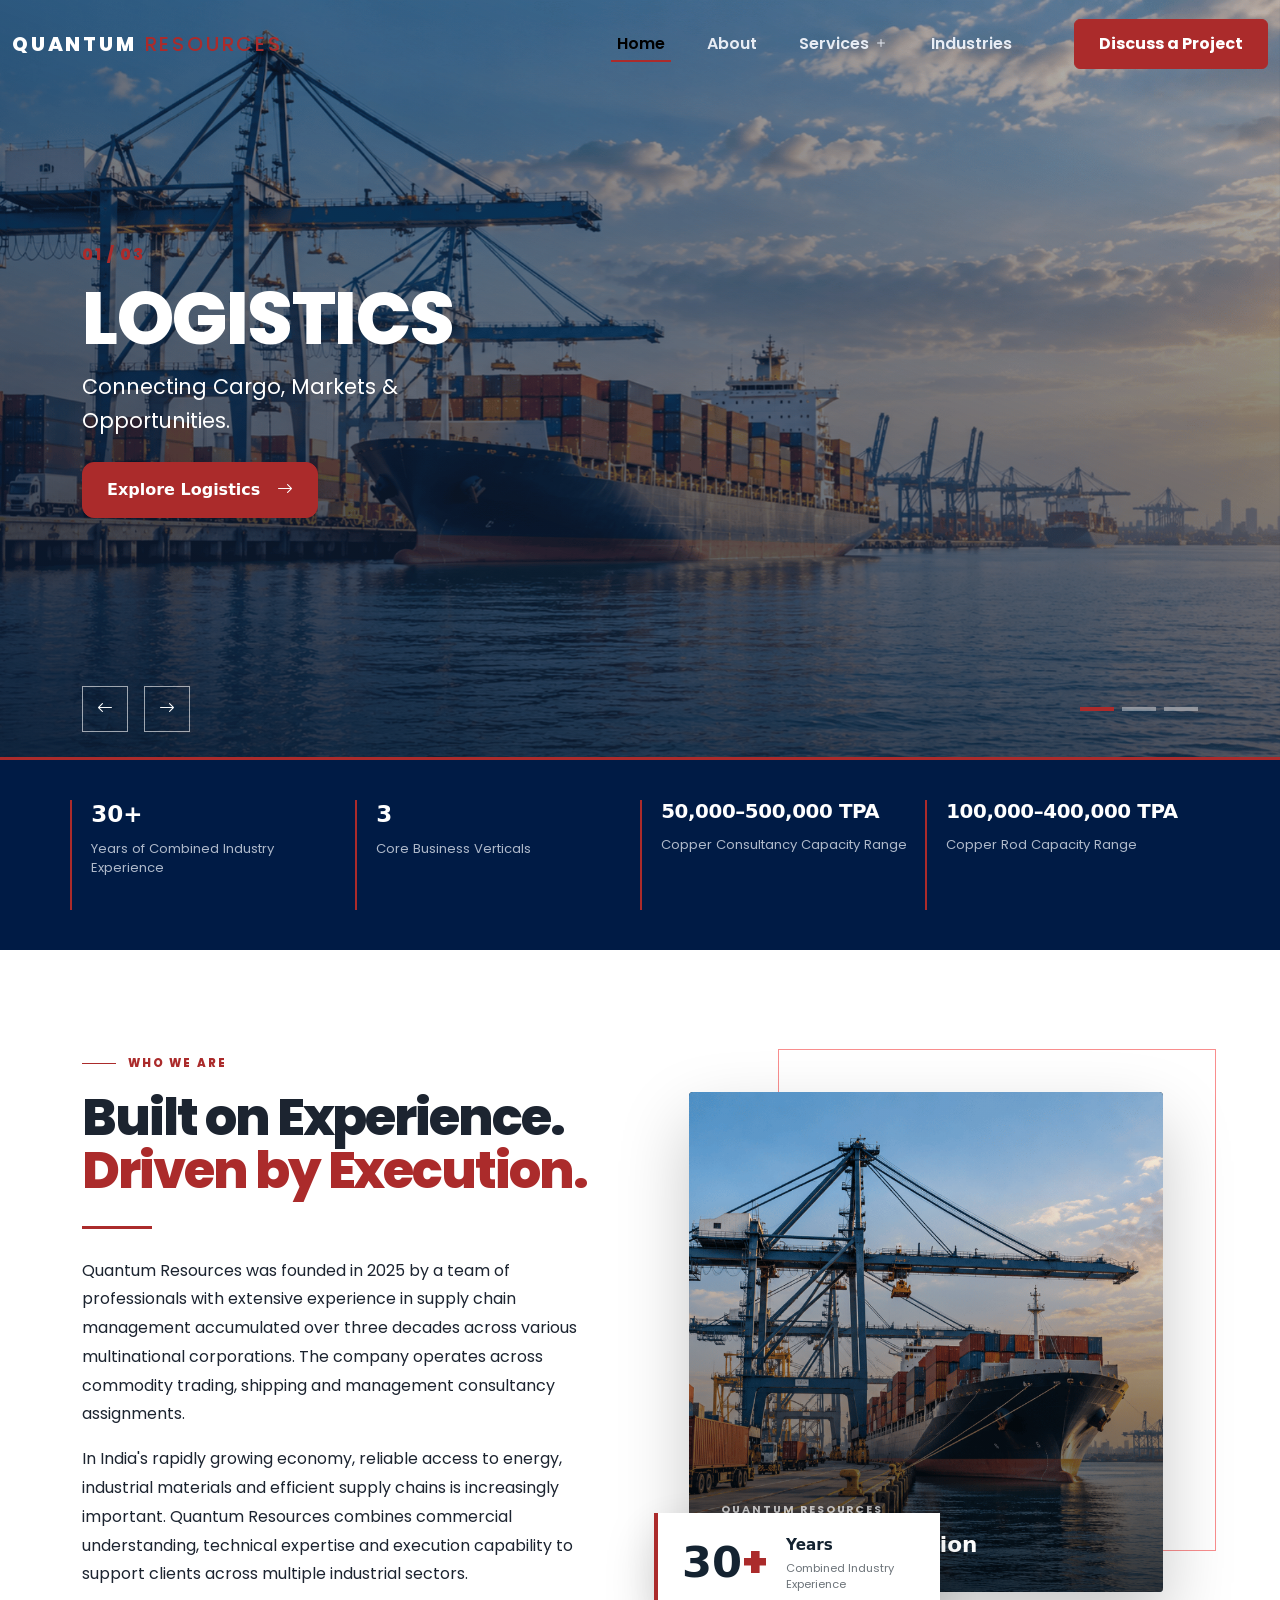
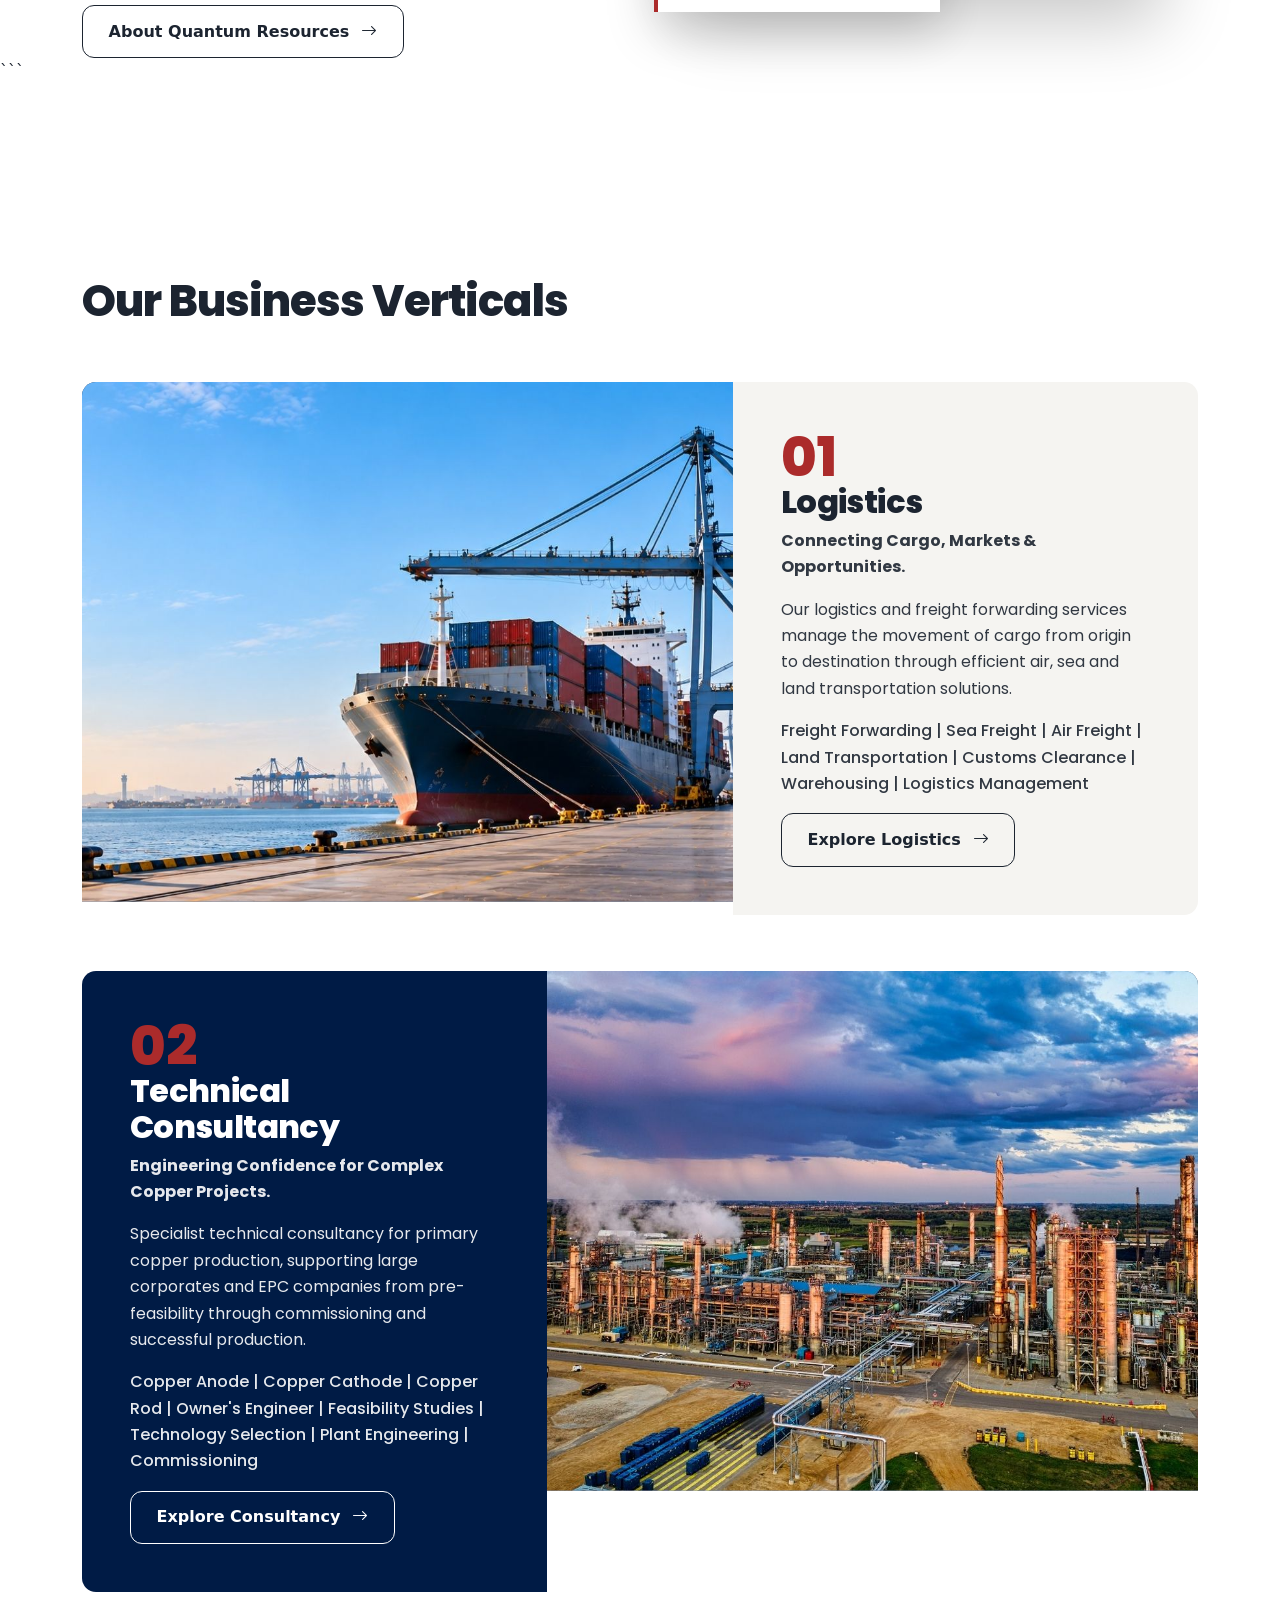
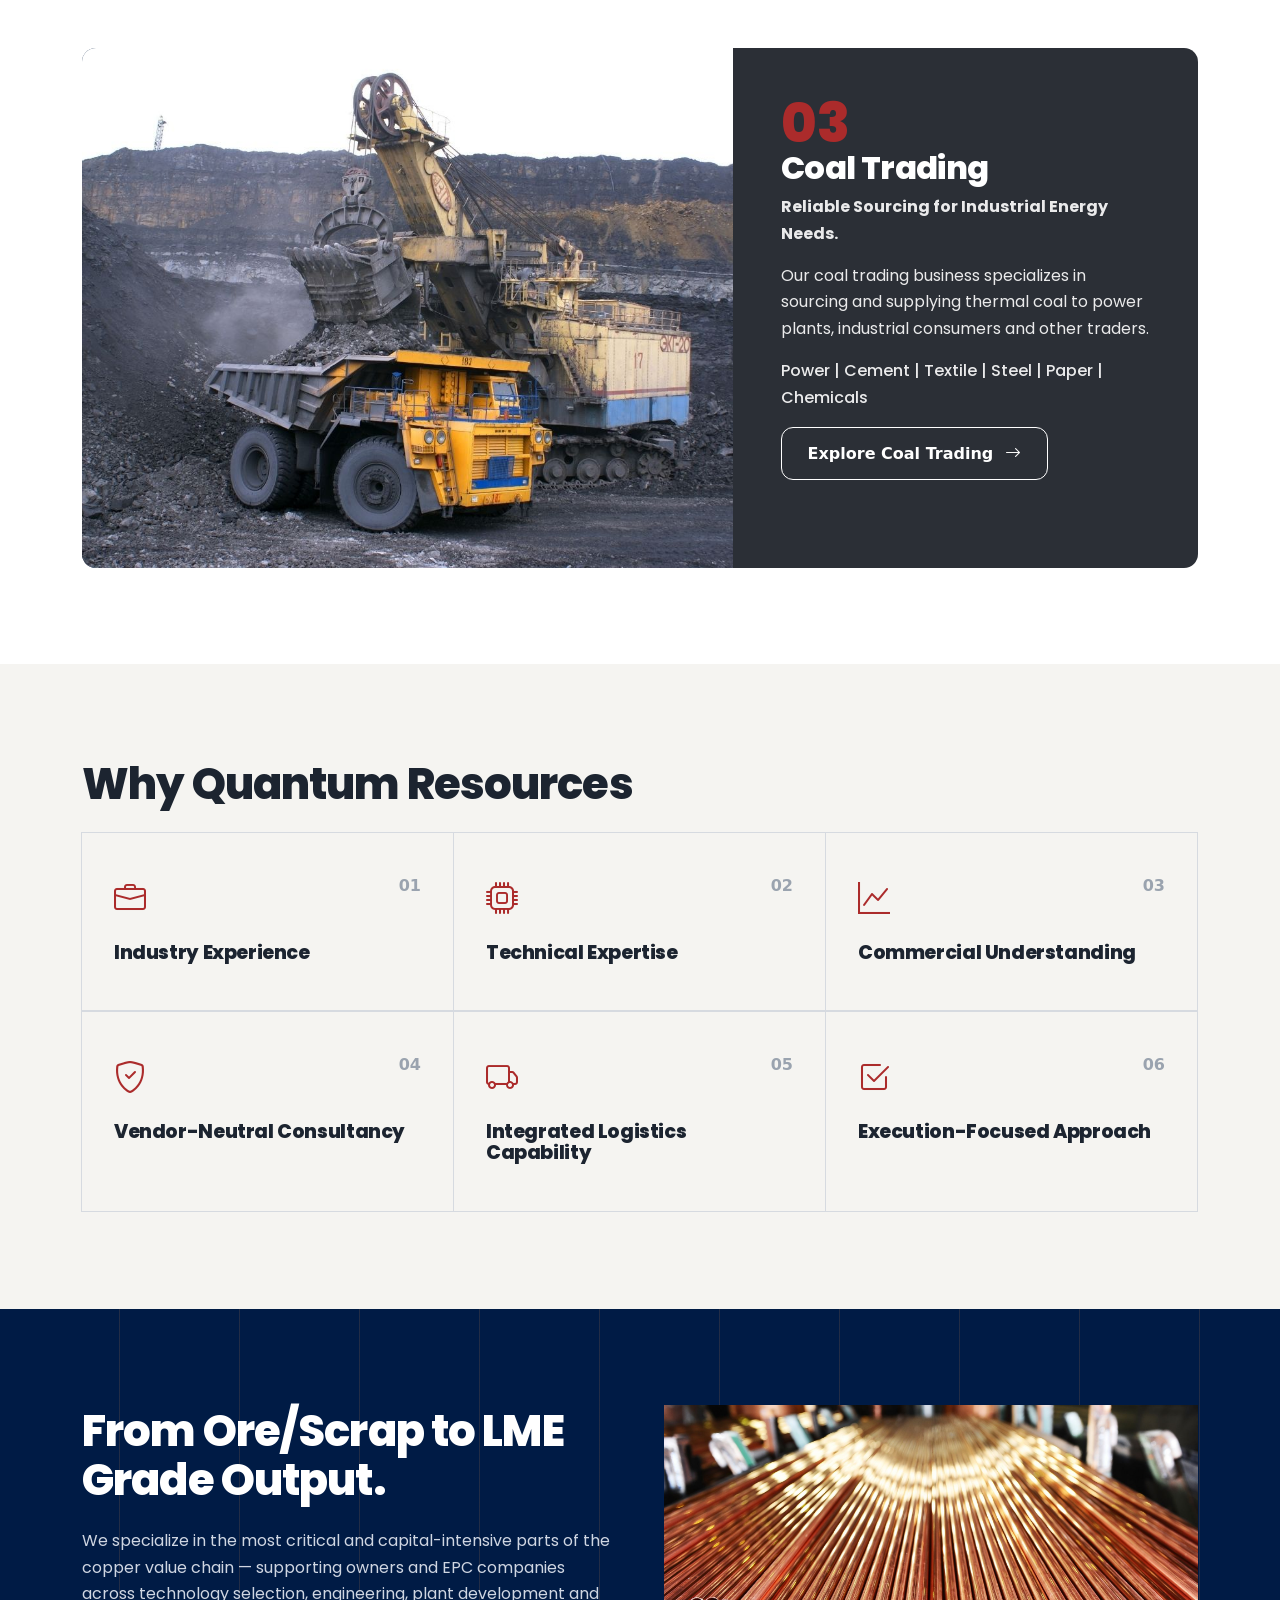
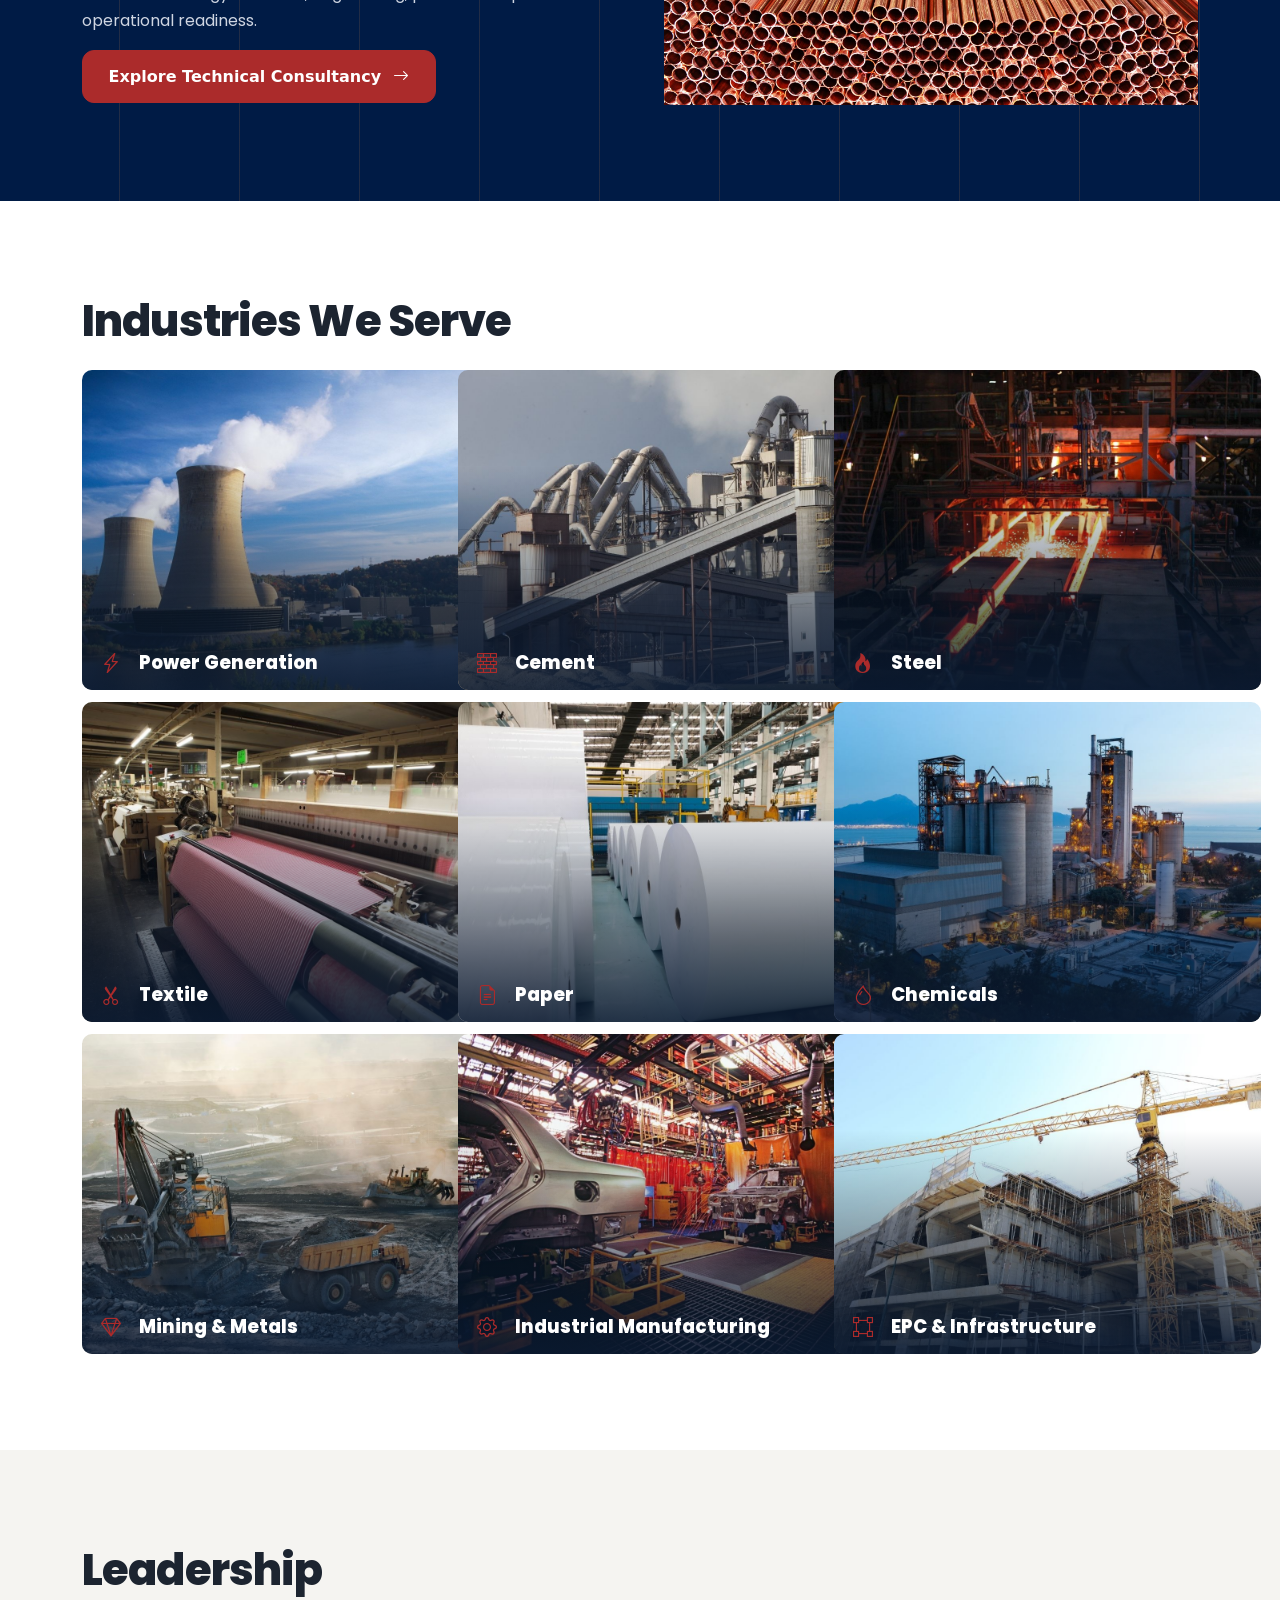
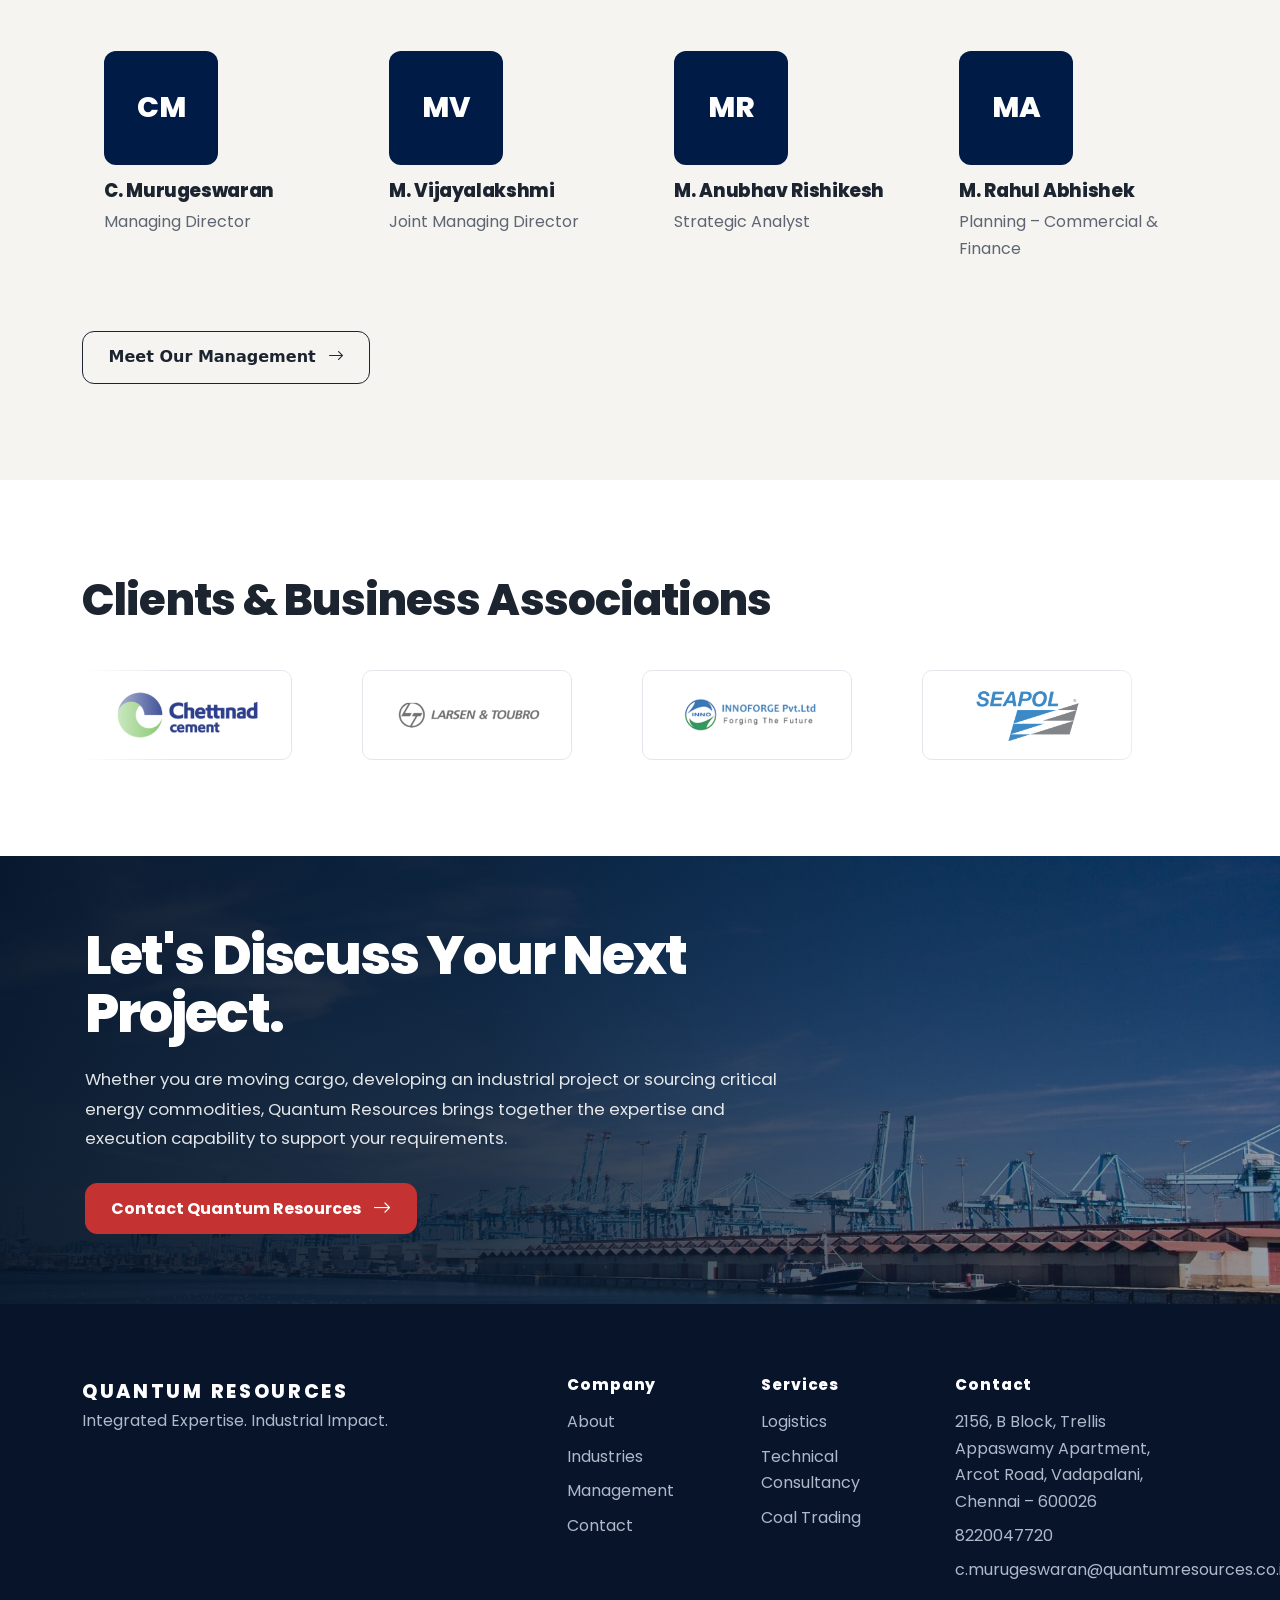
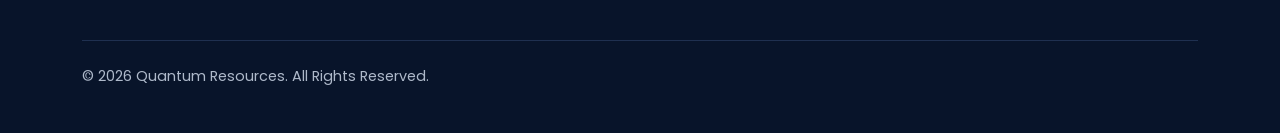
<file: index.html>
<!DOCTYPE html>
<html lang="en">

<head>
    <meta charset="utf-8">
    <meta name="viewport" content="width=device-width, initial-scale=1">
    <title>Quantum Resources | Logistics, Technical Consultancy & Coal Trading</title>
    <meta name="description"
        content="Quantum Resources provides integrated logistics, technical consultancy and coal trading solutions for industrial, infrastructure and energy businesses.">
    <meta name="keywords" content="logistics, technical consultancy, coal trading, copper, Chennai, Quantum Resources">
    <meta property="og:title" content="Quantum Resources | Logistics, Technical Consultancy & Coal Trading">
    <meta property="og:description"
        content="Quantum Resources provides integrated logistics, technical consultancy and coal trading solutions for industrial, infrastructure and energy businesses.">
    <meta property="og:type" content="website">
    <link rel="stylesheet" href="https://cdn.jsdelivr.net/npm/bootstrap@5.3.3/dist/css/bootstrap.min.css"
        crossorigin="anonymous">
    <link rel="stylesheet" href="https://cdn.jsdelivr.net/npm/bootstrap-icons@1.11.3/font/bootstrap-icons.min.css">
    <link rel="preconnect" href="https://fonts.googleapis.com">
    <link rel="preconnect" href="https://fonts.gstatic.com" crossorigin>

    <link href="https://fonts.googleapis.com/css2?family=Poppins:wght@300;400;500;600;700;800&display=swap"
        rel="stylesheet">
    <link rel="canonical" href="https://www.quantumresources.co.in/">
    <link rel="stylesheet" href="css/style.css">
    <link rel="stylesheet" href="css/animations.css">
    <link rel="stylesheet" href="css/responsive.css">
    <link rel="stylesheet" href="css/navbar.css">
    <link rel="stylesheet" href="css/hero.css">
    <link rel="stylesheet" href="css/services.css">
    <link rel="stylesheet" href="css/logistics.css">
    <link rel="stylesheet" href="css/consultancy.css">
    <link rel="stylesheet" href="css/coal-trading.css">
    <link rel="stylesheet" href="css/industries.css">
    <link rel="stylesheet" href="css/management.css">
    <link rel="stylesheet" href="css/contact.css">
    <link rel="stylesheet" href="css/footer.css">
</head>

<body data-page="index">
    <header id="site-header" class="site-header">
        <nav class="navbar navbar-expand-lg" aria-label="Main">
            <div class="container">
                <a class="navbar-brand" href="index.html">QUANTUM<span>RESOURCES</span></a>
                <button class="navbar-toggler" type="button" data-bs-toggle="collapse" data-bs-target="#mainNav"
                    aria-controls="mainNav" aria-expanded="false" aria-label="Toggle navigation"><span
                        class="bar"></span><span class="bar"></span><span class="bar"></span></button>
                <div class="collapse navbar-collapse" id="mainNav">
                    <ul class="navbar-nav ms-auto align-items-lg-center">
                        <li class="nav-item"><a class="nav-link" href="index.html" data-p="index">Home</a></li>
                        <li class="nav-item"><a class="nav-link" href="about.html" data-p="about">About</a></li>
                        <li class="nav-item has-mega"><a class="nav-link mega-toggle" href="services.html"
                                data-p="services logistics technical-consultancy coal-trading" aria-haspopup="true"
                                aria-expanded="false">Services <i class="bi bi-plus"></i></a>
                            <div class="mega" id="mega">
                                <div class="container">
                                    <div class="row g-0">
                                        <div class="col-lg-9">
                                            <div class="row g-0">
                                                <div class="col-lg-4">
                                                    <div class="mc" data-img="assets/images/logistics/sea-freight.jpg"
                                                        data-alt="Container vessel at port"><span class="mn">01</span><a
                                                            class="mt" href="logistics.html">Logistics <i
                                                                class="bi bi-arrow-right"></i></a>
                                                        <p>Connecting cargo across global supply chains.</p>
                                                        <ul>
                                                            <li><a href="logistics.html">Freight Forwarding</a></li>
                                                            <li><a href="logistics.html">Sea Freight</a></li>
                                                            <li><a href="logistics.html">Air Freight</a></li>
                                                            <li><a href="logistics.html">Land Transportation</a></li>
                                                            <li><a href="logistics.html">Customs Clearance</a></li>
                                                            <li><a href="logistics.html">Warehousing</a></li>
                                                        </ul>
                                                    </div>
                                                </div>
                                                <div class="col-lg-4">
                                                    <div class="mc"
                                                        data-img="assets/images/technical-consultancy/copper-smelting.jpg"
                                                        data-alt="Copper smelting facility"><span class="mn">02</span><a
                                                            class="mt" href="technical-consultancy.html">Technical
                                                            Consultancy <i class="bi bi-arrow-right"></i></a>
                                                        <p>Engineering expertise for copper projects.</p>
                                                        <ul>
                                                            <li><a href="technical-consultancy.html">Copper Anode</a>
                                                            </li>
                                                            <li><a href="technical-consultancy.html">Copper Cathode</a>
                                                            </li>
                                                            <li><a href="technical-consultancy.html">Copper Rod</a></li>
                                                            <li><a href="technical-consultancy.html">Owner&#39;s
                                                                    Engineer</a></li>
                                                            <li><a href="technical-consultancy.html">Feasibility
                                                                    Studies</a></li>
                                                            <li><a href="technical-consultancy.html">Plant
                                                                    Engineering</a></li>
                                                        </ul>
                                                    </div>
                                                </div>
                                                <div class="col-lg-4">
                                                    <div class="mc" data-img="assets/images/coal-trading/coal-port.jpg"
                                                        data-alt="Bulk coal port"><span class="mn">03</span><a
                                                            class="mt" href="coal-trading.html">Coal Trading <i
                                                                class="bi bi-arrow-right"></i></a>
                                                        <p>Reliable sourcing for industrial energy.</p>
                                                        <ul>
                                                            <li><a href="coal-trading.html">Thermal Coal</a></li>
                                                            <li><a href="coal-trading.html">Sourcing</a></li>
                                                            <li><a href="coal-trading.html">Logistics</a></li>
                                                            <li><a href="coal-trading.html">Market Intelligence</a></li>
                                                            <li><a href="coal-trading.html">Commercial Solutions</a>
                                                            </li>
                                                        </ul>
                                                    </div>
                                                </div>
                                            </div>
                                        </div>
                                        <div class="col-lg-3 d-none d-lg-block">
                                            <div class="mprev"><img id="megaImg"
                                                    src="assets/images/logistics/sea-freight.jpg"
                                                    alt="Container vessel at port" width="400" height="300"></div>
                                        </div>
                                    </div>
                                </div>
                            </div>
                        </li>
                        <li class="nav-item"><a class="nav-link" href="industries.html"
                                data-p="industries">Industries</a></li>
                        <!-- <li class="nav-item"><a class="nav-link" href="management.html"
                                data-p="management">Management</a></li> -->
                        <li class="nav-item ms-lg-3"><a class="btn btn-qr" href="contact.html">Discuss a Project</a>
                        </li>
                    </ul>
                </div>
            </div>
        </nav>
    </header>
    <main>
        <!-- <section class="hero hero-big">
            <div class="hero-bg"><img width="1920" height="1080" src="assets/images/hero/quantum-industrial-port.jpg"
                    alt="Cargo vessel and container port at dusk"></div>
            <div class="hero-grid"></div>
            <div class="container hero-in">
                <p class="eyebrow">INDUSTRIAL • LOGISTICS • COMMODITIES</p>
                <h1 class="reveal-text">Integrated Expertise. Industrial Impact.</h1>
                <p class="lead reveal" data-d="2">Quantum Resources delivers specialized solutions across logistics,
                    technical consultancy and commodity trading — combining industry expertise, commercial insight and
                    reliable execution.</p>
                <div class="d-flex gap-3 flex-wrap mt-4"><a class="btn btn-qr" href="services.html">Explore Our
                        Capabilities <i class="bi bi-arrow-right"></i></a><a class="btn btn-line"
                        href="contact.html">Discuss a Project <i class="bi bi-arrow-right"></i></a></div>
                <div class="scroll-ind" aria-hidden="true"></div>
            </div>
        </section> -->


        <section class="svc-car" aria-label="Our businesses">
            <div id="svcCar" class="carousel slide carousel-fade" data-bs-ride="carousel" data-bs-interval="5500"
                data-bs-pause="hover" data-bs-keyboard="true">
                <div class="carousel-inner">
                    <div class="carousel-item active"><img src="assets/images/hero/logistics-service.png"
                            alt="Container port with vessel and cranes" width="1920" height="1080">
                        <div class="car-shade"></div>
                        <div class="container car-txt "><span class="car-n">01 / 03</span>
                            <h2>LOGISTICS</h2>
                            <p>Connecting Cargo, Markets & Opportunities.</p><a class="btn btn-qr"
                                href="logistics.html">Explore Logistics <i class="bi bi-arrow-right"></i></a>
                        </div>
                    </div>
                    <div class="carousel-item "><img src="assets/images/hero/technical-consultancy-service.png"
                            alt="Industrial copper processing plant" width="1920" height="1080">
                        <div class="car-shade"></div>
                        <div class="container car-txt"><span class="car-n">02 / 03</span>
                            <h2>TECHNICAL CONSULTANCY</h2>
                            <p>Engineering Confidence for Complex Copper Projects.</p><a class="btn btn-qr"
                                href="technical-consultancy.html">Explore Consultancy <i
                                    class="bi bi-arrow-right"></i></a>
                        </div>
                    </div>
                    <div class="carousel-item "><img src="assets/images/hero/coal-trading-service.png"
                            alt="Bulk coal terminal and handling" width="1920" height="1080">
                        <div class="car-shade"></div>
                        <div class="container car-txt"><span class="car-n">03 / 03</span>
                            <h2>COAL TRADING</h2>
                            <p>Reliable Sourcing for Industrial Energy Needs.</p><a class="btn btn-qr"
                                href="coal-trading.html">Explore Coal Trading <i class="bi bi-arrow-right"></i></a>
                        </div>
                    </div>
                </div>
                <div class="car-ui container"><button class="car-b" type="button" data-bs-target="#svcCar"
                        data-bs-slide="prev" aria-label="Previous slide"><i
                            class="bi bi-arrow-left"></i></button><button class="car-b" type="button"
                        data-bs-target="#svcCar" data-bs-slide="next" aria-label="Next slide"><i
                            class="bi bi-arrow-right"></i></button>
                    <div class="car-dots"><button type="button" data-bs-target="#svcCar" data-bs-slide-to="0"
                            class="active" aria-current="true" aria-label="Slide 1"></button><button type="button"
                            data-bs-target="#svcCar" data-bs-slide-to="1" aria-label="Slide 2"></button><button
                            type="button" data-bs-target="#svcCar" data-bs-slide-to="2" aria-label="Slide 3"></button>
                    </div>
                </div>
                <div class="car-prog"><i></i></div>
            </div>
        </section>


        <section class="stats">
            <div class="container">
                <div class="row g-4">
                    <div class="col-6 col-lg-3"><b class="count" data-to="30" data-suf="+">30+</b><span>Years of
                            Combined Industry Experience</span></div>
                    <div class="col-6 col-lg-3"><b class="count" data-to="3">3</b><span>Core Business Verticals</span>
                    </div>
                    <div class="col-6 col-lg-3"><b>50,000–500,000 TPA</b><span>Copper Consultancy Capacity Range</span>
                    </div>
                    <div class="col-6 col-lg-3"><b>100,000–400,000 TPA</b><span>Copper Rod Capacity Range</span></div>
                </div>
            </div>
        </section>


        <section class="sec experience-section">
            <div class="container">
                <div class="row g-5 align-items-center">

                    <!-- CONTENT -->
                    <div class="col-lg-6">
                        <div class="experience-content reveal">

                            <span class="section-eyebrow">WHO WE ARE</span>

                            <h2>
                                Built on Experience.
                                <span>Driven by Execution.</span>
                            </h2>

                            <div class="experience-line"></div>

                            <p>
                                Quantum Resources was founded in 2025 by a team of professionals with extensive
                                experience in
                                supply chain management accumulated over three decades across various multinational
                                corporations. The company operates across commodity trading, shipping and management
                                consultancy assignments.
                            </p>

                            <p>
                                In India's rapidly growing economy, reliable access to energy, industrial materials and
                                efficient supply chains is increasingly important. Quantum Resources combines commercial
                                understanding, technical expertise and execution capability to support clients across
                                multiple industrial sectors.
                            </p>

                            <a class="btn btn-line" href="about.html">
                                About Quantum Resources
                                <i class="bi bi-arrow-right"></i>
                            </a>

                        </div>
                    </div>

                    <!-- IMAGE COMPOSITION -->
                    <div class="col-lg-6">

                        <div class="experience-visual reveal">

                            <!-- Decorative background frame -->
                            <div class="experience-frame"></div>

                            <!-- Main image -->
                            <div class="experience-image">

                                <!-- Replace this placeholder with final licensed image -->
                                <!-- Recommended: industrial logistics / port / supply-chain photograph -->
                                <!-- Recommended size: 1200 × 800 px -->
                                <!-- Aspect ratio: 3:2 -->
                                <img src="assets/images/about/industrial-team.png"
                                    alt="Industrial logistics yard with cranes and containers" width="1200" height="800"
                                    loading="lazy" data-placeholder="true" data-image-status="placeholder">

                                <div class="experience-overlay"></div>

                                <!-- Image label -->
                                <div class="experience-label">
                                    <span>QUANTUM RESOURCES</span>
                                    <strong>Experience in Motion</strong>
                                </div>

                            </div>

                            <!-- Floating experience card -->
                            <div class="experience-card">

                                <div class="experience-card-number">
                                    30<span>+</span>
                                </div>

                                <div class="experience-card-content">
                                    <strong>Years</strong>
                                    <span>Combined Industry Experience</span>
                                </div>

                            </div>

                            <!-- Small location / foundation marker -->
                            <!-- <div class="experience-year">
                                <span>EST.</span>
                                <strong>2025</strong>
                            </div> -->

                        </div>

                    </div>

                </div>
            </div>
            ```

        </section>

        <section class="sec sec-verts">
            <div class="container">
                <h2 class="reveal">Our Business Verticals</h2>
                <article class="vert  logistics">
                    <div class="row g-0 align-items-stretch">
                        <div class="col-lg-7 ">
                            <div class="media "><img width="1200" height="800"
                                    src="assets/images/logistics/sea-freight.jpg"
                                    alt="Container vessel at an international port" loading="lazy"></div>
                        </div>
                        <div class="col-lg-5">
                            <div class="vert-txt reveal"><span class="num">01</span>
                                <h3>Logistics</h3>
                                <p class="tag">Connecting Cargo, Markets & Opportunities.</p>
                                <p>Our logistics and freight forwarding services manage the movement of cargo from
                                    origin to destination through efficient air, sea and land transportation solutions.
                                </p>
                                <p class="chips">Freight Forwarding | Sea Freight | Air Freight | Land Transportation |
                                    Customs Clearance | Warehousing | Logistics Management</p><a class="btn btn-line"
                                    href="logistics.html">Explore Logistics <i class="bi bi-arrow-right"></i></a>
                            </div>
                        </div>
                    </div>
                </article>
                <article class="vert flip technical-consultancy">
                    <div class="row g-0 align-items-stretch">
                        <div class="col-lg-7 order-lg-2">
                            <div class="media "><img width="1200" height="800"
                                    src="assets/images/technical-consultancy/copper-smelting.jpg"
                                    alt="Copper smelting furnace tapping molten metal" loading="lazy"></div>
                        </div>
                        <div class="col-lg-5">
                            <div class="vert-txt reveal"><span class="num">02</span>
                                <h3>Technical Consultancy</h3>
                                <p class="tag">Engineering Confidence for Complex Copper Projects.</p>
                                <p>Specialist technical consultancy for primary copper production, supporting large
                                    corporates and EPC companies from pre-feasibility through commissioning and
                                    successful production.</p>
                                <p class="chips">Copper Anode | Copper Cathode | Copper Rod | Owner's Engineer |
                                    Feasibility Studies | Technology Selection | Plant Engineering | Commissioning</p><a
                                    class="btn btn-line" href="technical-consultancy.html">Explore Consultancy <i
                                        class="bi bi-arrow-right"></i></a>
                            </div>
                        </div>
                    </div>
                </article>
                <article class="vert  coal-trading">
                    <div class="row g-0 align-items-stretch">
                        <div class="col-lg-7 ">
                            <div class="media "><img width="1200" height="800"
                                    src="assets/images/coal-trading/thermal-coal.jpg"
                                    alt="Thermal coal stockpile at a bulk terminal" loading="lazy"></div>
                        </div>
                        <div class="col-lg-5">
                            <div class="vert-txt reveal"><span class="num">03</span>
                                <h3>Coal Trading</h3>
                                <p class="tag">Reliable Sourcing for Industrial Energy Needs.</p>
                                <p>Our coal trading business specializes in sourcing and supplying thermal coal to power
                                    plants, industrial consumers and other traders.</p>
                                <p class="chips">Power | Cement | Textile | Steel | Paper | Chemicals</p><a
                                    class="btn btn-line" href="coal-trading.html">Explore Coal Trading <i
                                        class="bi bi-arrow-right"></i></a>
                            </div>
                        </div>
                    </div>
                </article>
            </div>
        </section>

        <section class="sec sec-alt">
            <div class="container">
                <h2 class="reveal">Why Quantum Resources</h2>
                <div class="row g-0 why">
                    <div class="col-md-6 col-lg-4 reveal" data-d="0">
                        <div class="why-i"><i class="bi bi-briefcase"></i><b>01</b>
                            <h3>Industry Experience</h3>
                        </div>
                    </div>
                    <div class="col-md-6 col-lg-4 reveal" data-d="1">
                        <div class="why-i"><i class="bi bi-cpu"></i><b>02</b>
                            <h3>Technical Expertise</h3>
                        </div>
                    </div>
                    <div class="col-md-6 col-lg-4 reveal" data-d="2">
                        <div class="why-i"><i class="bi bi-graph-up"></i><b>03</b>
                            <h3>Commercial Understanding</h3>
                        </div>
                    </div>
                    <div class="col-md-6 col-lg-4 reveal" data-d="0">
                        <div class="why-i"><i class="bi bi-shield-check"></i><b>04</b>
                            <h3>Vendor-Neutral Consultancy</h3>
                        </div>
                    </div>
                    <div class="col-md-6 col-lg-4 reveal" data-d="1">
                        <div class="why-i"><i class="bi bi-truck"></i><b>05</b>
                            <h3>Integrated Logistics Capability</h3>
                        </div>
                    </div>
                    <div class="col-md-6 col-lg-4 reveal" data-d="2">
                        <div class="why-i"><i class="bi bi-check2-square"></i><b>06</b>
                            <h3>Execution-Focused Approach</h3>
                        </div>
                    </div>
                </div>
            </div>
        </section>


        <section class="sec dark tech-feature">
            <div class="tech-lines"></div>
            <div class="container">
                <div class="row g-5 align-items-center">
                    <div class="col-lg-6">
                        <h2 class="reveal">From Ore/Scrap to LME Grade Output.</h2>
                        <p>We specialize in the most critical and capital-intensive parts of the copper value chain —
                            supporting owners and EPC companies across technology selection, engineering, plant
                            development and operational readiness.</p><a class="btn btn-qr"
                            href="technical-consultancy.html">Explore Technical Consultancy <i
                                class="bi bi-arrow-right"></i></a>
                    </div>
                    <div class="col-lg-6">
                        <div class="media "><img width="1200" height="800"
                                src="assets/images/home/copper-rod-production.jpg"
                                alt="Continuous cast copper rod production line" loading="lazy"></div>
                    </div>
                </div>
            </div>
        </section>

        <section class="sec ">
            <div class="container">
                <h2 class="reveal">Industries We Serve</h2>
                <div class="ind-grid"><a href="industries.html" class="ind reveal" data-d="0"><img width="1200"
                            height="800" src="assets/images/industries/power-plant.jpg"
                            alt="Power Generation industrial environment" loading="lazy"><span><i
                                class="bi bi-lightning-charge"></i>Power Generation</span></a><a href="industries.html"
                        class="ind reveal" data-d="1"><img width="1200" height="800"
                            src="assets/images/industries/cement-plant.jpg" alt="Cement industrial environment"
                            loading="lazy"><span><i class="bi bi-bricks"></i>Cement</span></a><a href="industries.html"
                        class="ind reveal" data-d="2"><img width="1200" height="800"
                            src="assets/images/industries/steel-plant.jpg" alt="Steel industrial environment"
                            loading="lazy"><span><i class="bi bi-fire"></i>Steel</span></a><a href="industries.html"
                        class="ind reveal" data-d="0"><img width="1200" height="800"
                            src="assets/images/industries/textile-industry.jpg" alt="Textile industrial environment"
                            loading="lazy"><span><i class="bi bi-scissors"></i>Textile</span></a><a
                        href="industries.html" class="ind reveal" data-d="1"><img width="1200" height="800"
                            src="assets/images/industries/paper-industry.jpg" alt="Paper industrial environment"
                            loading="lazy"><span><i class="bi bi-file-earmark-text"></i>Paper</span></a><a
                        href="industries.html" class="ind reveal" data-d="2"><img width="1200" height="800"
                            src="assets/images/industries/chemical-industry.jpg" alt="Chemicals industrial environment"
                            loading="lazy"><span><i class="bi bi-droplet"></i>Chemicals</span></a><a
                        href="industries.html" class="ind reveal" data-d="0"><img width="1200" height="800"
                            src="assets/images/industries/mining-metals.jpg"
                            alt="Mining & Metals industrial environment" loading="lazy"><span><i
                                class="bi bi-gem"></i>Mining & Metals</span></a><a href="industries.html"
                        class="ind reveal" data-d="1"><img width="1200" height="800"
                            src="assets/images/industries/industrial-manufacturing.jpg"
                            alt="Industrial Manufacturing industrial environment" loading="lazy"><span><i
                                class="bi bi-gear"></i>Industrial Manufacturing</span></a><a href="industries.html"
                        class="ind reveal" data-d="2"><img width="1200" height="800"
                            src="assets/images/industries/epc-infrastructure.jpg"
                            alt="EPC & Infrastructure industrial environment" loading="lazy"><span><i
                                class="bi bi-bounding-box"></i>EPC & Infrastructure</span></a></div>
            </div>
        </section>


        <section class="sec sec-alt">
            <div class="container">
                <h2 class="reveal">Leadership</h2>
                <div class="row g-4">
                    <div class="col-6 col-lg-3 reveal" data-d="0">
                        <div class="person"><span class="ini">CM</span>
                            <h3>C. Murugeswaran</h3>
                            <p>Managing Director</p>
                        </div>
                    </div>
                    <div class="col-6 col-lg-3 reveal" data-d="1">
                        <div class="person"><span class="ini">MV</span>
                            <h3>M. Vijayalakshmi</h3>
                            <p>Joint Managing Director</p>
                        </div>
                    </div>
                    <div class="col-6 col-lg-3 reveal" data-d="2">
                        <div class="person"><span class="ini">MR</span>
                            <h3>M. Anubhav Rishikesh</h3>
                            <p>Strategic Analyst</p>
                        </div>
                    </div>
                    <div class="col-6 col-lg-3 reveal" data-d="3">
                        <div class="person"><span class="ini">MA</span>
                            <h3>M. Rahul Abhishek</h3>
                            <p>Planning – Commercial & Finance</p>
                        </div>
                    </div>
                </div>
                <div class="mt-4"><a class="btn btn-line" href="management.html">Meet Our Management <i
                            class="bi bi-arrow-right"></i></a></div>
            </div>
        </section>

        <section class="sec">
            <div class="container">
                <h2 class="reveal">Clients &amp; Business Associations</h2>

                <div class="marquee">
                    <div class="marquee-track">

                        <!-- Set 1 -->
                        <div class="client-logo">
                            <img src="assets/images/clients/chettinad-cements.png" alt="Chettinad Cements">
                        </div>

                        <div class="client-logo">
                            <img src="assets/images/clients/larsen-toubro.png" alt="Larsen & Toubro Limited">
                        </div>

                        <div class="client-logo">
                            <img src="assets/images/clients/inno-forge.png" alt="Inno Forge Pvt. Limited">
                        </div>

                        <div class="client-logo">
                            <img src="assets/images/clients/seapol-singapore.png" alt="Seapol Singapore Pte. Ltd.">
                        </div>

                        <!-- Set 2 - duplicate for seamless scrolling -->
                        <div class="client-logo">
                            <img src="assets/images/clients/chettinad-cements.png" alt="Chettinad Cements">
                        </div>

                        <div class="client-logo">
                            <img src="assets/images/clients/larsen-toubro.png" alt="Larsen & Toubro Limited">
                        </div>

                        <div class="client-logo">
                            <img src="assets/images/clients/inno-forge.png" alt="Inno Forge Pvt. Limited">
                        </div>

                        <div class="client-logo">
                            <img src="assets/images/clients/seapol-singapore.png" alt="Seapol Singapore Pte. Ltd.">
                        </div>

                    </div>
                </div>
            </div>
        </section>

        <section class="qr-project-cta">

            <div class="qr-project-cta-bg">
                <img width="1920" height="1080" src="assets/images/hero/quantum-industrial-port.jpg"
                    alt="Container port at dusk">
            </div>

            <div class="qr-project-cta-overlay"></div>

            <div class="qr-project-cta-container">

                <h2 class="qr-project-cta-title">
                    Let's Discuss Your Next Project.
                </h2>

                <p class="qr-project-cta-text">
                    Whether you are moving cargo, developing an industrial project
                    or sourcing critical energy commodities, Quantum Resources
                    brings together the expertise and execution capability to
                    support your requirements.
                </p>

                <a class="qr-project-cta-button" href="contact.html">
                    <span>Contact Quantum Resources</span>
                    <i class="bi bi-arrow-right"></i>
                </a>

            </div>

        </section>
    </main>
    <footer class="site-footer">
        <div class="container">
            <div class="row g-5">
                <div class="col-lg-5"><a class="foot-brand" href="index.html">QUANTUM RESOURCES</a>
                    <p>Integrated Expertise. Industrial Impact.</p>
                </div>
                <div class="col-6 col-lg-2">
                    <h2>Company</h2>
                    <ul>
                        <li><a href="about.html">About</a></li>
                        <li><a href="industries.html">Industries</a></li>
                        <li><a href="management.html">Management</a></li>
                        <li><a href="contact.html">Contact</a></li>
                    </ul>
                </div>
                <div class="col-6 col-lg-2">
                    <h2>Services</h2>
                    <ul>
                        <li><a href="logistics.html">Logistics</a></li>
                        <li><a href="technical-consultancy.html">Technical Consultancy</a></li>
                        <li><a href="coal-trading.html">Coal Trading</a></li>
                    </ul>
                </div>
                <div class="col-lg-3">
                    <h2>Contact</h2>
                    <ul>
                        <li>2156, B Block,
                            Trellis Appaswamy Apartment,
                            Arcot Road, Vadapalani,
                            Chennai – 600026</li>
                        <li><a href="tel:8220047720">8220047720</a></li>
                        <li><a
                                href="mailto:c.murugeswaran@quantumresources.co.in">c.murugeswaran@quantumresources.co.in</a>
                        </li>
                    </ul>
                </div>
            </div>
            <p class="copy">&copy; 2026 Quantum Resources. All Rights Reserved.</p>
        </div>
    </footer>
    <button id="toTop" class="to-top" aria-label="Back to top"><i class="bi bi-arrow-up"></i></button>
    <div id="progress" class="progress-line"></div>
    <script src="https://cdn.jsdelivr.net/npm/bootstrap@5.3.3/dist/js/bootstrap.bundle.min.js"
        crossorigin="anonymous"></script>
    <script src="js/main.js"></script>
    <script src="js/navbar.js"></script>
    <script src="js/animations.js"></script>
    <script src="js/contact.js"></script>
</body>

</html>
</file>
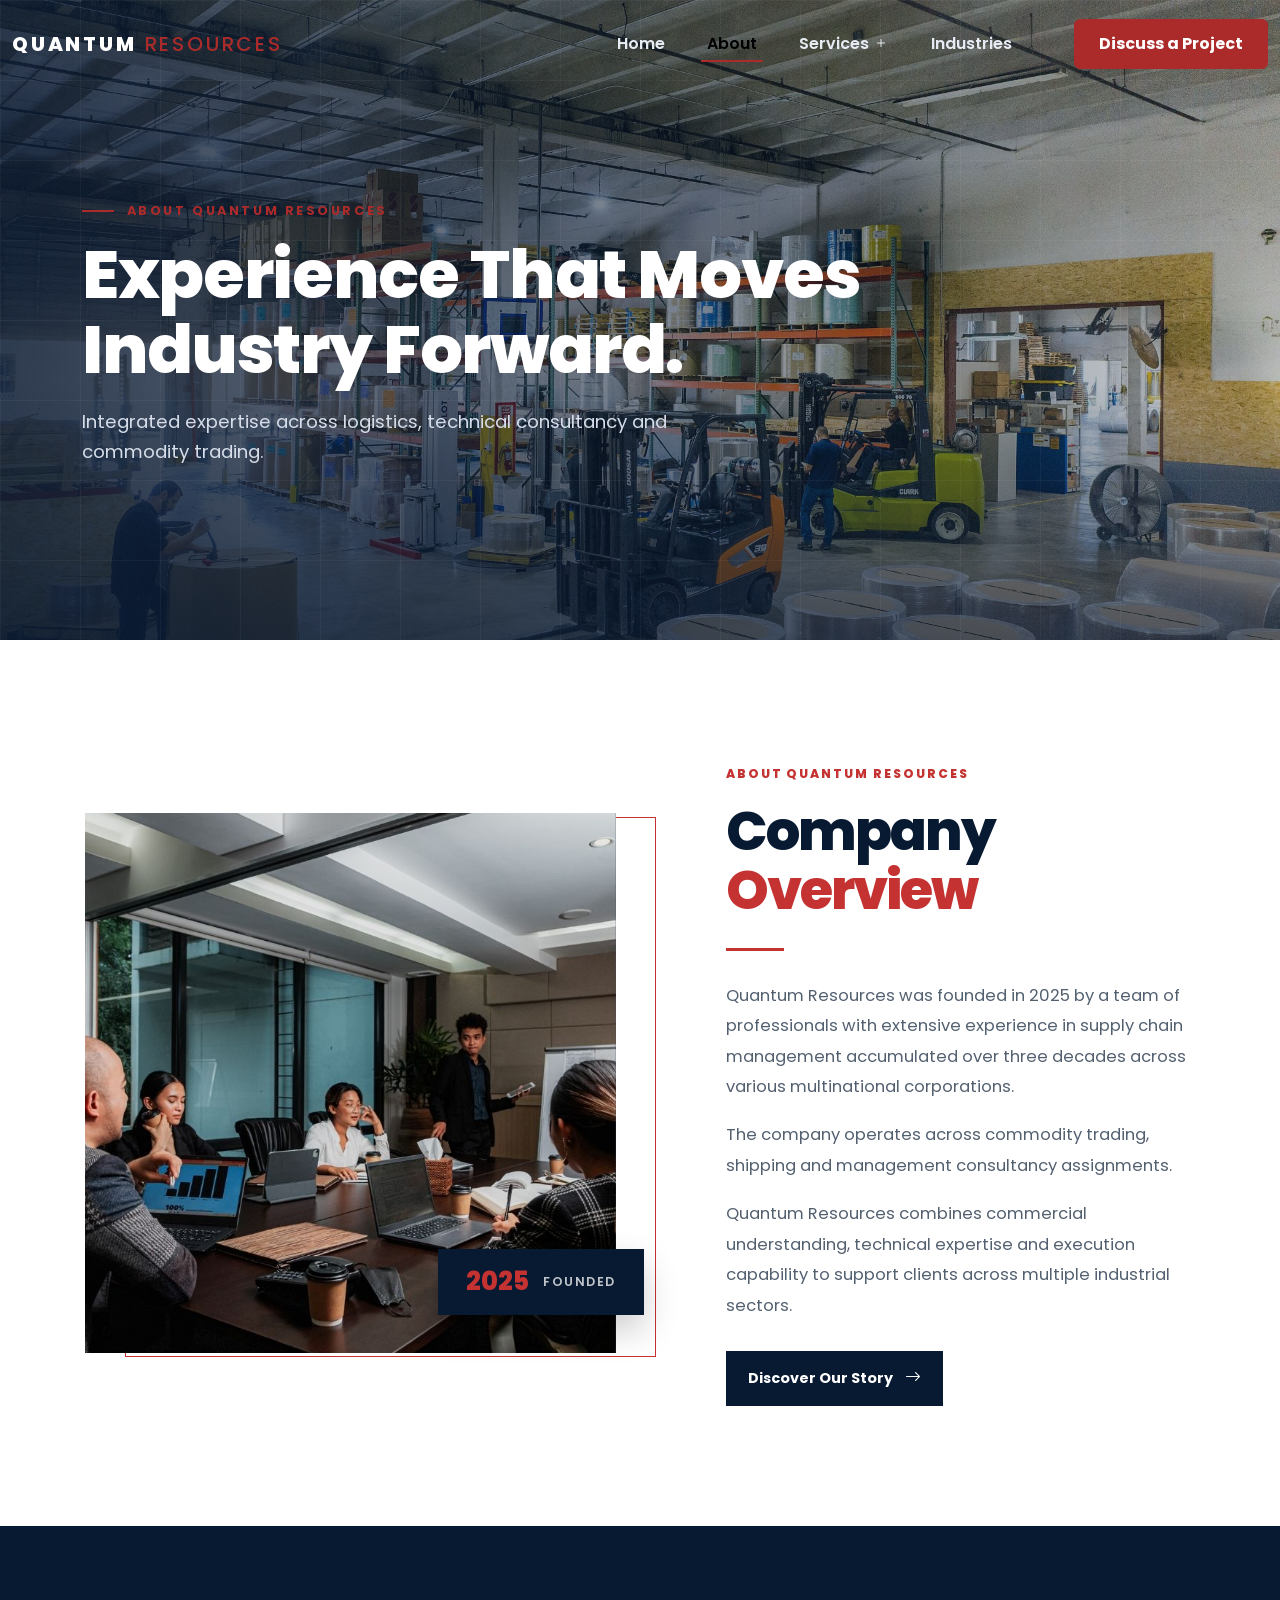
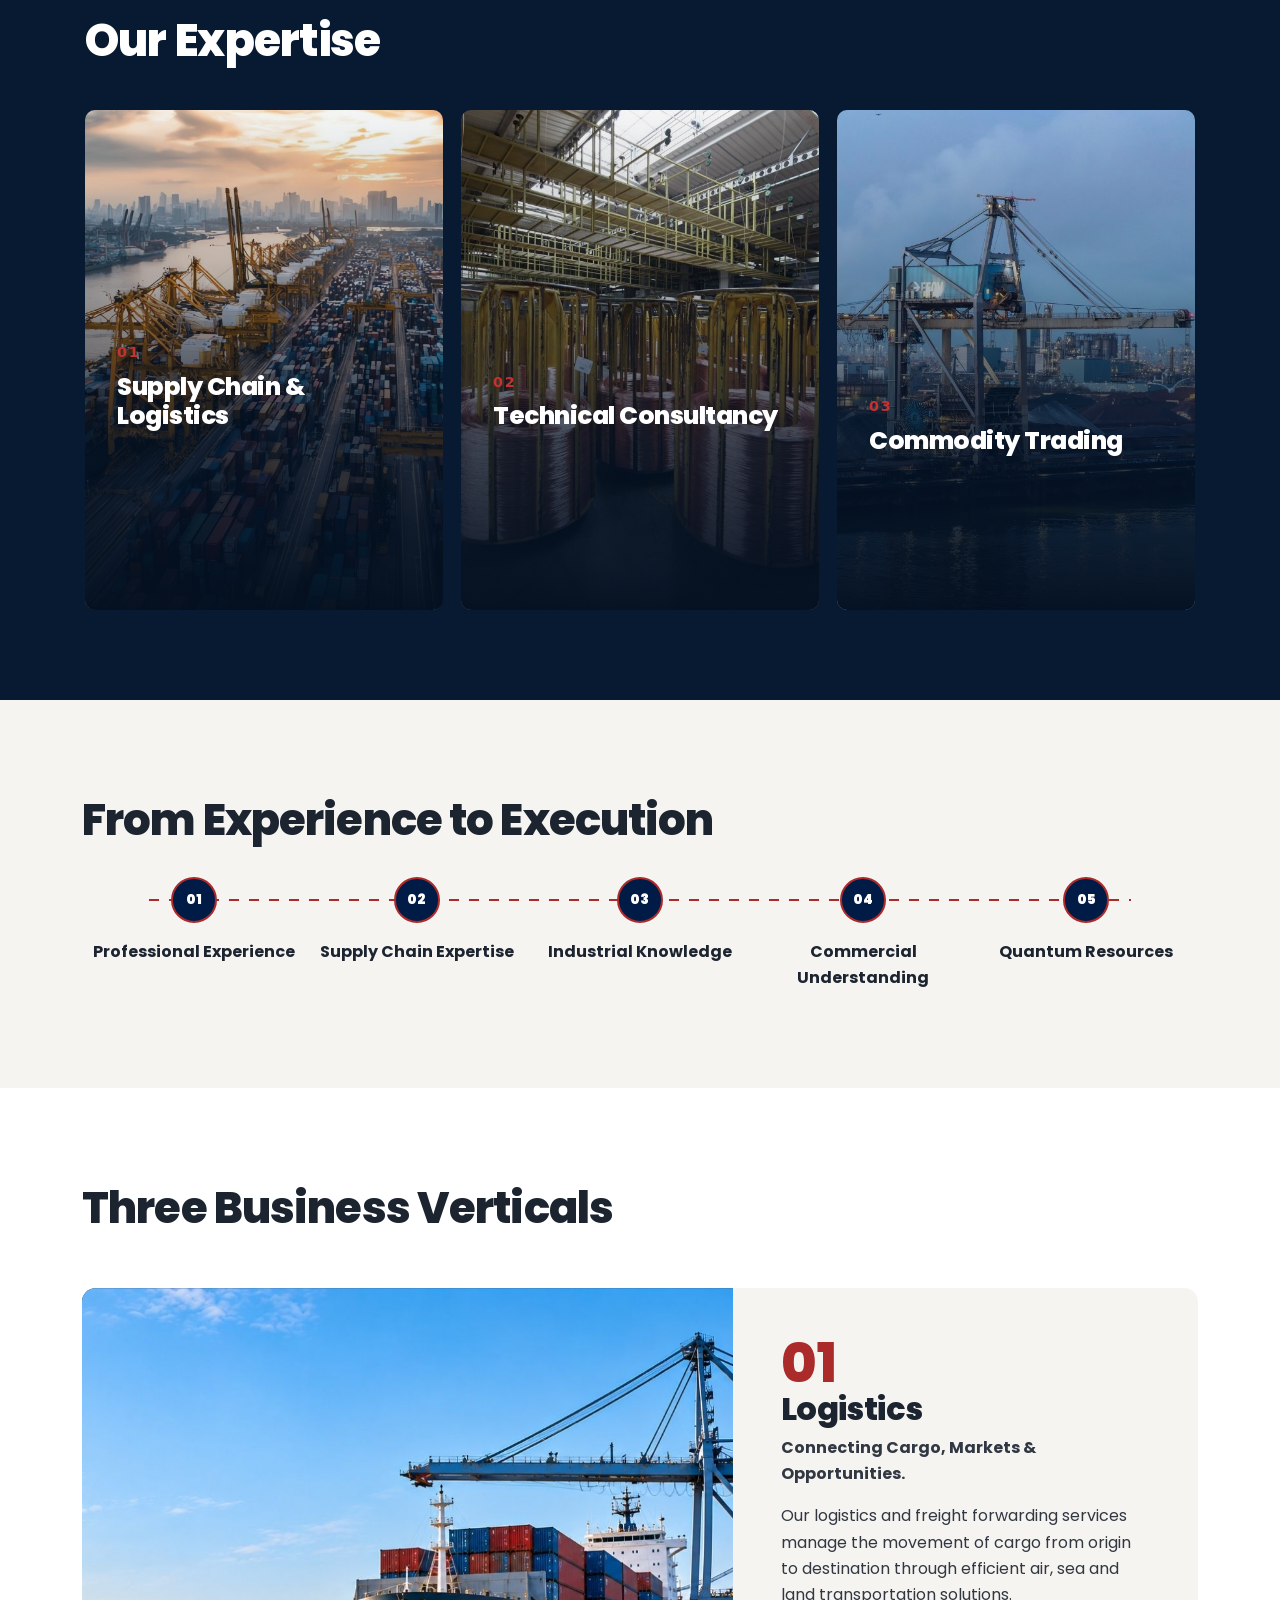
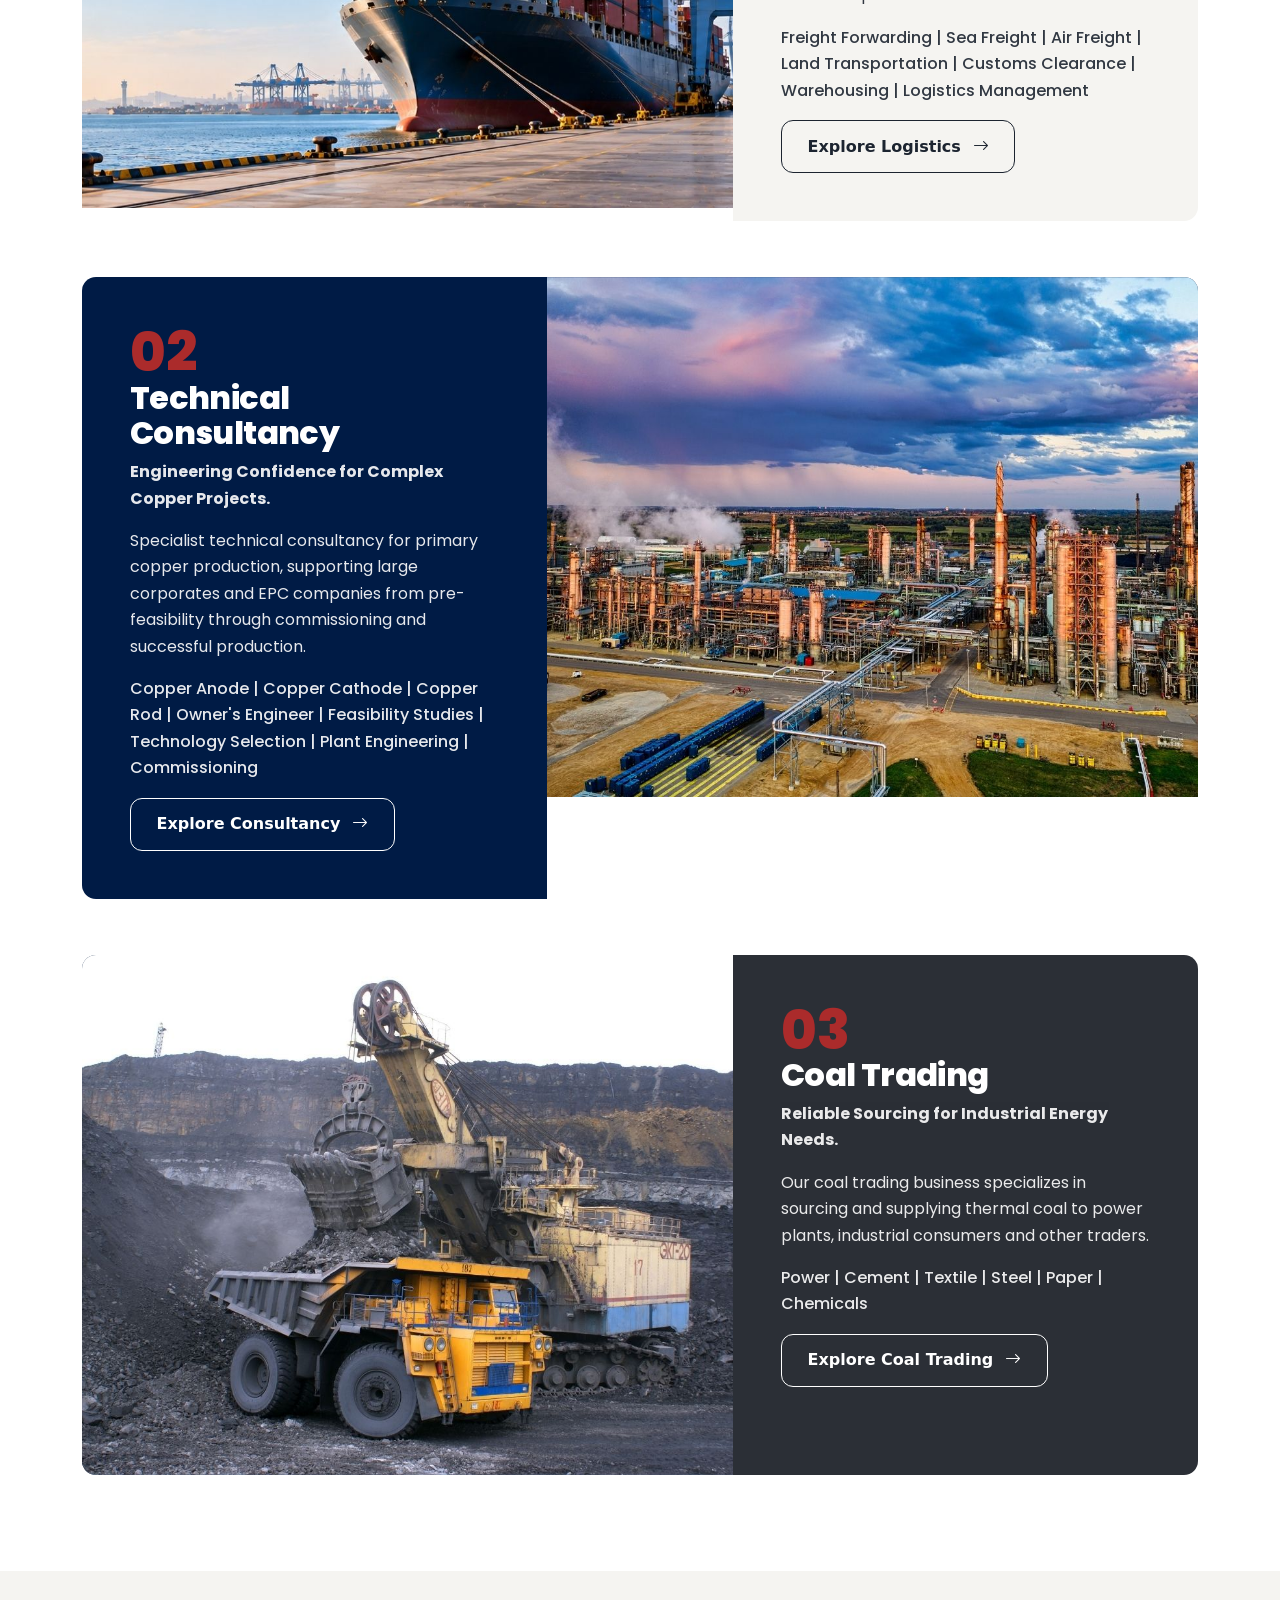
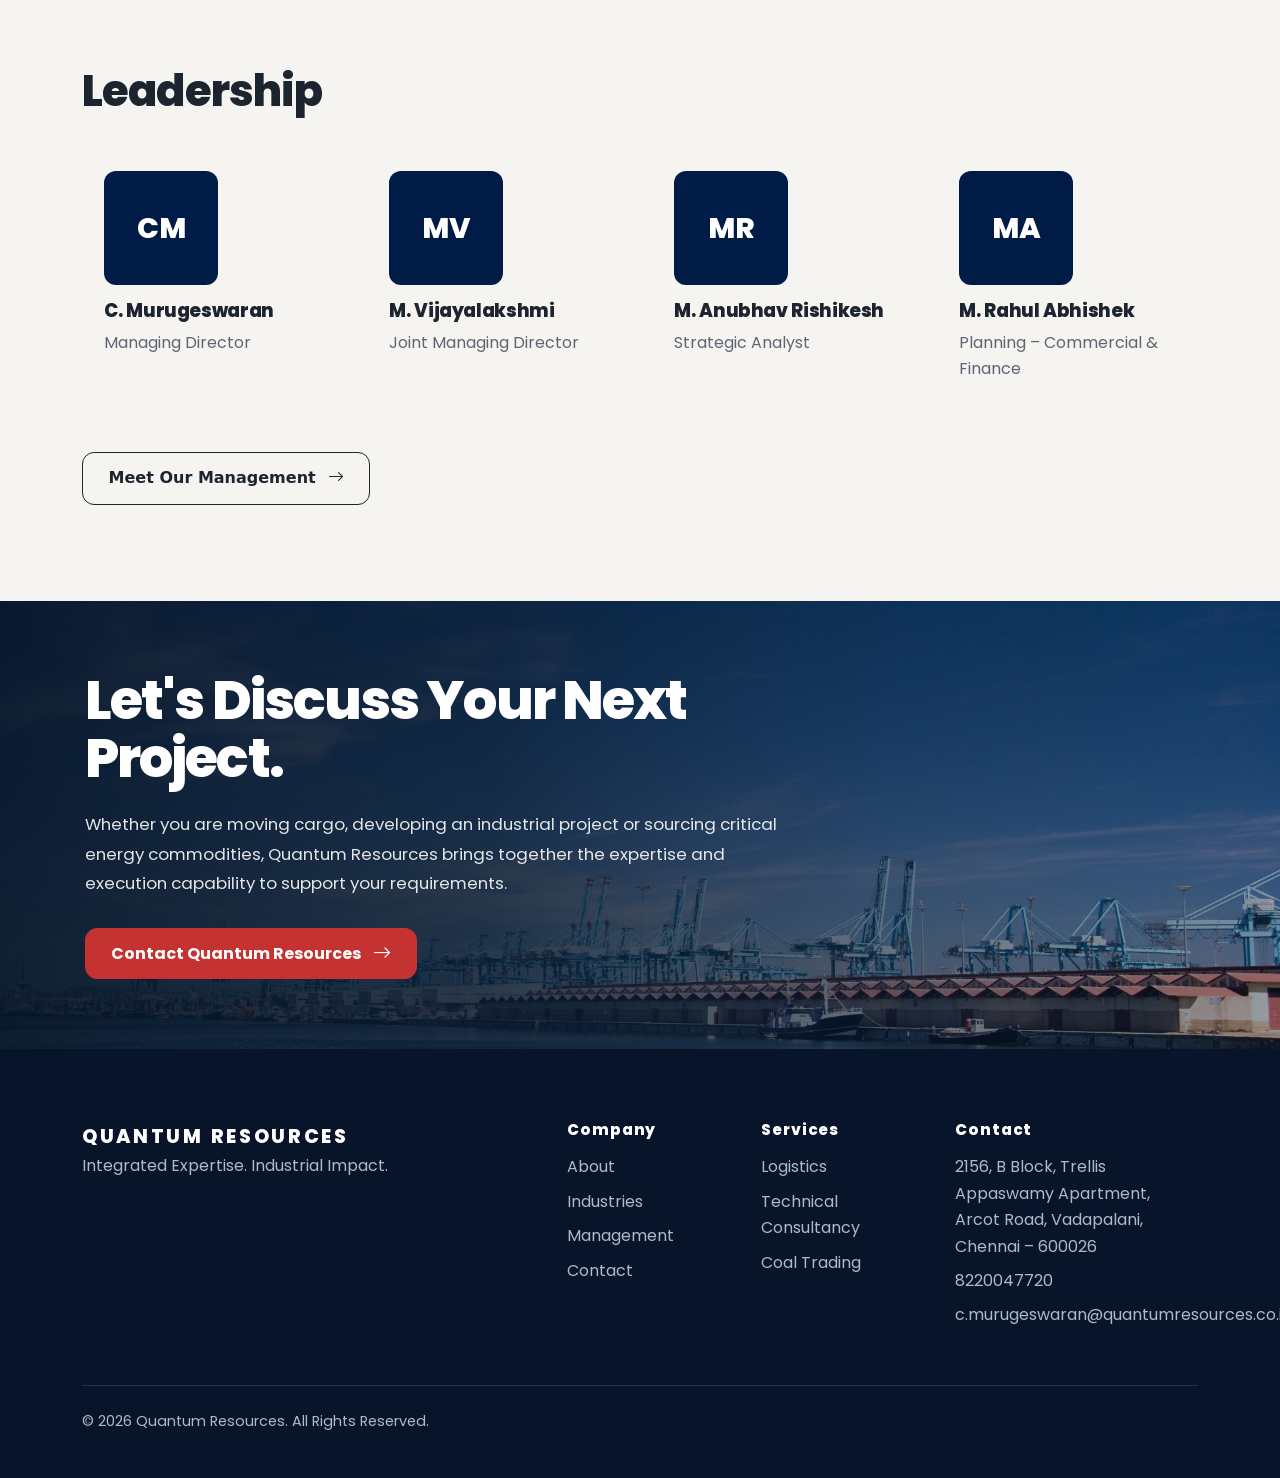
<file: about.html>
<!DOCTYPE html>
<html lang="en">

<head>
    <meta charset="utf-8">
    <meta name="viewport" content="width=device-width, initial-scale=1">
    <title>About | Quantum Resources</title>
    <meta name="description"
        content="Quantum Resources was founded in 2025 by professionals with three decades of accumulated supply chain experience.">
    <meta name="keywords" content="logistics, technical consultancy, coal trading, copper, Chennai, Quantum Resources">
    <meta property="og:title" content="About | Quantum Resources">
    <meta property="og:description"
        content="Quantum Resources was founded in 2025 by professionals with three decades of accumulated supply chain experience.">
    <meta property="og:type" content="website">
    <link rel="stylesheet" href="https://cdn.jsdelivr.net/npm/bootstrap@5.3.3/dist/css/bootstrap.min.css"
        crossorigin="anonymous">
    <link rel="stylesheet" href="https://cdn.jsdelivr.net/npm/bootstrap-icons@1.11.3/font/bootstrap-icons.min.css">
    <link rel="preconnect" href="https://fonts.googleapis.com">
    <link rel="preconnect" href="https://fonts.gstatic.com" crossorigin>

    <link href="https://fonts.googleapis.com/css2?family=Poppins:wght@300;400;500;600;700;800&display=swap"
        rel="stylesheet">
    <link rel="canonical" href="https://www.quantumresources.co.in/about.html">
    <link rel="stylesheet" href="css/style.css">
    <link rel="stylesheet" href="css/animations.css">
    <link rel="stylesheet" href="css/responsive.css">
    <link rel="stylesheet" href="css/navbar.css">
    <link rel="stylesheet" href="css/hero.css">
    <link rel="stylesheet" href="css/services.css">
    <link rel="stylesheet" href="css/logistics.css">
    <link rel="stylesheet" href="css/consultancy.css">
    <link rel="stylesheet" href="css/coal-trading.css">
    <link rel="stylesheet" href="css/industries.css">
    <link rel="stylesheet" href="css/management.css">
    <link rel="stylesheet" href="css/contact.css">
    <link rel="stylesheet" href="css/footer.css">
    <link rel="stylesheet" href="css/company-overview.css">
</head>

<body data-page="about">
    <header id="site-header" class="site-header">
        <nav class="navbar navbar-expand-lg" aria-label="Main">
            <div class="container">
                <a class="navbar-brand" href="index.html">QUANTUM<span>RESOURCES</span></a>
                <button class="navbar-toggler" type="button" data-bs-toggle="collapse" data-bs-target="#mainNav"
                    aria-controls="mainNav" aria-expanded="false" aria-label="Toggle navigation"><span
                        class="bar"></span><span class="bar"></span><span class="bar"></span></button>
                <div class="collapse navbar-collapse" id="mainNav">
                    <ul class="navbar-nav ms-auto align-items-lg-center">
                        <li class="nav-item"><a class="nav-link" href="index.html" data-p="index">Home</a></li>
                        <li class="nav-item"><a class="nav-link" href="about.html" data-p="about">About</a></li>
                        <li class="nav-item has-mega"><a class="nav-link mega-toggle" href="services.html"
                                data-p="services logistics technical-consultancy coal-trading" aria-haspopup="true"
                                aria-expanded="false">Services <i class="bi bi-plus"></i></a>
                            <div class="mega" id="mega">
                                <div class="container">
                                    <div class="row g-0">
                                        <div class="col-lg-9">
                                            <div class="row g-0">
                                                <div class="col-lg-4">
                                                    <div class="mc" data-img="assets/images/logistics/sea-freight.jpg"
                                                        data-alt="Container vessel at port"><span class="mn">01</span><a
                                                            class="mt" href="logistics.html">Logistics <i
                                                                class="bi bi-arrow-right"></i></a>
                                                        <p>Connecting cargo across global supply chains.</p>
                                                        <ul>
                                                            <li><a href="logistics.html">Freight Forwarding</a></li>
                                                            <li><a href="logistics.html">Sea Freight</a></li>
                                                            <li><a href="logistics.html">Air Freight</a></li>
                                                            <li><a href="logistics.html">Land Transportation</a></li>
                                                            <li><a href="logistics.html">Customs Clearance</a></li>
                                                            <li><a href="logistics.html">Warehousing</a></li>
                                                        </ul>
                                                    </div>
                                                </div>
                                                <div class="col-lg-4">
                                                    <div class="mc"
                                                        data-img="assets/images/technical-consultancy/copper-smelting.jpg"
                                                        data-alt="Copper smelting facility"><span class="mn">02</span><a
                                                            class="mt" href="technical-consultancy.html">Technical
                                                            Consultancy <i class="bi bi-arrow-right"></i></a>
                                                        <p>Engineering expertise for copper projects.</p>
                                                        <ul>
                                                            <li><a href="technical-consultancy.html">Copper Anode</a>
                                                            </li>
                                                            <li><a href="technical-consultancy.html">Copper Cathode</a>
                                                            </li>
                                                            <li><a href="technical-consultancy.html">Copper Rod</a></li>
                                                            <li><a href="technical-consultancy.html">Owner&#39;s
                                                                    Engineer</a></li>
                                                            <li><a href="technical-consultancy.html">Feasibility
                                                                    Studies</a></li>
                                                            <li><a href="technical-consultancy.html">Plant
                                                                    Engineering</a></li>
                                                        </ul>
                                                    </div>
                                                </div>
                                                <div class="col-lg-4">
                                                    <div class="mc" data-img="assets/images/coal-trading/coal-port.jpg"
                                                        data-alt="Bulk coal port"><span class="mn">03</span><a
                                                            class="mt" href="coal-trading.html">Coal Trading <i
                                                                class="bi bi-arrow-right"></i></a>
                                                        <p>Reliable sourcing for industrial energy.</p>
                                                        <ul>
                                                            <li><a href="coal-trading.html">Thermal Coal</a></li>
                                                            <li><a href="coal-trading.html">Sourcing</a></li>
                                                            <li><a href="coal-trading.html">Logistics</a></li>
                                                            <li><a href="coal-trading.html">Market Intelligence</a></li>
                                                            <li><a href="coal-trading.html">Commercial Solutions</a>
                                                            </li>
                                                        </ul>
                                                    </div>
                                                </div>
                                            </div>
                                        </div>
                                        <div class="col-lg-3 d-none d-lg-block">
                                            <div class="mprev"><img id="megaImg"
                                                    src="assets/images/logistics/sea-freight.jpg"
                                                    alt="Container vessel at port" width="400" height="300"></div>
                                        </div>
                                    </div>
                                </div>
                            </div>
                        </li>
                        <li class="nav-item"><a class="nav-link" href="industries.html"
                                data-p="industries">Industries</a></li>
                        <!-- <li class="nav-item"><a class="nav-link" href="management.html"
                                data-p="management">Management</a></li> -->
                        <li class="nav-item ms-lg-3"><a class="btn btn-qr" href="contact.html">Discuss a Project</a>
                        </li>
                    </ul>
                </div>
            </div>
        </nav>
    </header>
    <main>
        <section class="page-hero" aria-labelledby="hero-title">
            <div class="page-hero-media"><!--
PAGE HERO IMAGE
FILE: assets/images/about/industrial-team.jpg
RECOMMENDED REAL PHOTO: Industrial site / large-scale operations (no people close-ups)
RECOMMENDED SIZE: 1920x1080
ASPECT RATIO: 16:9
STATUS: PLACEHOLDER
--><img src="assets/images/about/Quantum Resources Website.jpg" width="1920" height="1080"
                    alt="Industrial site with cranes and containers at dusk" class="pos-center-top"></div>
            <div class="page-hero-overlay"></div>
            <div class="page-hero-grid"></div>
            <div class="container page-hero-content"><span class="hero-eyebrow">ABOUT QUANTUM RESOURCES</span>
                <h1 id="hero-title">Experience That Moves Industry Forward.</h1>
                <p>Integrated expertise across logistics, technical consultancy and commodity trading.</p>
            </div>
        </section>
        <section class="qr-company-section">
            <div class="qr-company-container">

                <div class="qr-company-grid">

                    <!-- IMAGE SIDE -->
                    <div class="qr-company-visual">

                        <div class="qr-company-image-wrap">

                            <div class="qr-company-image-accent"></div>

                            <div class="qr-company-image">
                                <img src="assets/images/about/about-us.jpg"
                                    alt="Industrial professionals and business operations" width="1200" height="800"
                                    loading="lazy">
                            </div>

                            <!-- Floating information card -->
                            <div class="qr-company-badge">
                                <span class="qr-company-badge-number">2025</span>
                                <span class="qr-company-badge-text">Founded</span>
                            </div>

                        </div>

                    </div>


                    <!-- CONTENT SIDE -->
                    <div class="qr-company-content">

                        <span class="qr-company-eyebrow">
                            ABOUT QUANTUM RESOURCES
                        </span>

                        <h2>
                            Company <span>Overview</span>
                        </h2>

                        <div class="qr-company-line"></div>

                        <p>
                            Quantum Resources was founded in 2025 by a team of
                            professionals with extensive experience in supply chain
                            management accumulated over three decades across various
                            multinational corporations.
                        </p>

                        <p>
                            The company operates across commodity trading, shipping
                            and management consultancy assignments.
                        </p>

                        <p>
                            Quantum Resources combines commercial understanding,
                            technical expertise and execution capability to support
                            clients across multiple industrial sectors.
                        </p>

                        <a href="about.html" class="qr-company-btn">
                            Discover Our Story
                            <i class="bi bi-arrow-right"></i>
                        </a>

                    </div>

                </div>

            </div>
        </section>

        <section class="qr-expertise-section">
            <div class="qr-expertise-container">

                <h2 class="qr-expertise-heading">
                    Our Expertise
                </h2>

                <div class="qr-expertise-grid">

                    <!-- =========================================
                 01 - SUPPLY CHAIN & LOGISTICS
                 ========================================= -->
                    <article class="qr-expertise-card">

                        <img src="assets/images/about/supply-chain.jpg" alt="Industrial supply chain and cargo movement"
                            width="1200" height="800" loading="lazy">

                        <div class="qr-expertise-overlay"></div>

                        <div class="qr-expertise-content">

                            <div class="qr-expertise-number">
                                01
                            </div>

                            <h3>
                                Supply Chain &amp; Logistics
                            </h3>

                            <p>
                                Freight forwarding by sea, air and land, with customs,
                                warehousing and logistics management.
                            </p>

                            <span class="qr-expertise-arrow">
                                <i class="bi bi-arrow-right"></i>
                            </span>

                        </div>

                    </article>


                    <!-- =========================================
                 02 - TECHNICAL CONSULTANCY
                 ========================================= -->
                    <article class="qr-expertise-card">

                        <img src="assets/images/about/quantum-about.jpg" alt="Industrial copper processing facility"
                            width="1200" height="800" loading="lazy">

                        <div class="qr-expertise-overlay"></div>

                        <div class="qr-expertise-content">

                            <div class="qr-expertise-number">
                                02
                            </div>

                            <h3>
                                Technical Consultancy
                            </h3>

                            <p>
                                Independent owner's engineer for copper anode,
                                cathode and rod projects.
                            </p>

                            <span class="qr-expertise-arrow">
                                <i class="bi bi-arrow-right"></i>
                            </span>

                        </div>

                    </article>


                    <!-- =========================================
                 03 - COMMODITY TRADING
                 ========================================= -->
                    <article class="qr-expertise-card">

                        <img src="assets/images/about/coal.jpg" alt="Thermal coal stockpile" width="1200" height="800"
                            loading="lazy">

                        <div class="qr-expertise-overlay"></div>

                        <div class="qr-expertise-content">

                            <div class="qr-expertise-number">
                                03
                            </div>

                            <h3>
                                Commodity Trading
                            </h3>

                            <p>
                                Sourcing and supply of thermal coal to power,
                                industry and traders.
                            </p>

                            <span class="qr-expertise-arrow">
                                <i class="bi bi-arrow-right"></i>
                            </span>

                        </div>

                    </article>

                </div>

            </div>
        </section>


        <section class="sec sec-alt">
            <div class="container">
                <h2 class="reveal">From Experience to Execution</h2>
                <ol class="flow reveal" data-n="5">
                    <li><b>01</b>Professional Experience</li>
                    <li><b>02</b>Supply Chain Expertise</li>
                    <li><b>03</b>Industrial Knowledge</li>
                    <li><b>04</b>Commercial Understanding</li>
                    <li><b>05</b>Quantum Resources</li>
                </ol>
            </div>
        </section>
        <section class="sec sec-verts">
            <div class="container">
                <h2 class="reveal">Three Business Verticals</h2>
                <article class="vert  logistics">
                    <div class="row g-0 align-items-stretch">
                        <div class="col-lg-7 ">
                            <div class="media "><img width="1200" height="800"
                                    src="assets/images/logistics/sea-freight.jpg"
                                    alt="Container vessel at an international port" loading="lazy"></div>
                        </div>
                        <div class="col-lg-5">
                            <div class="vert-txt reveal"><span class="num">01</span>
                                <h3>Logistics</h3>
                                <p class="tag">Connecting Cargo, Markets & Opportunities.</p>
                                <p>Our logistics and freight forwarding services manage the movement of cargo from
                                    origin to destination through efficient air, sea and land transportation solutions.
                                </p>
                                <p class="chips">Freight Forwarding | Sea Freight | Air Freight | Land Transportation |
                                    Customs Clearance | Warehousing | Logistics Management</p><a class="btn btn-line"
                                    href="logistics.html">Explore Logistics <i class="bi bi-arrow-right"></i></a>
                            </div>
                        </div>
                    </div>
                </article>
                <article class="vert flip technical-consultancy">
                    <div class="row g-0 align-items-stretch">
                        <div class="col-lg-7 order-lg-2">
                            <div class="media "><img width="1200" height="800"
                                    src="assets/images/technical-consultancy/copper-smelting.jpg"
                                    alt="Copper smelting furnace tapping molten metal" loading="lazy"></div>
                        </div>
                        <div class="col-lg-5">
                            <div class="vert-txt reveal"><span class="num">02</span>
                                <h3>Technical Consultancy</h3>
                                <p class="tag">Engineering Confidence for Complex Copper Projects.</p>
                                <p>Specialist technical consultancy for primary copper production, supporting large
                                    corporates and EPC companies from pre-feasibility through commissioning and
                                    successful production.</p>
                                <p class="chips">Copper Anode | Copper Cathode | Copper Rod | Owner's Engineer |
                                    Feasibility Studies | Technology Selection | Plant Engineering | Commissioning</p><a
                                    class="btn btn-line" href="technical-consultancy.html">Explore Consultancy <i
                                        class="bi bi-arrow-right"></i></a>
                            </div>
                        </div>
                    </div>
                </article>
                <article class="vert  coal-trading">
                    <div class="row g-0 align-items-stretch">
                        <div class="col-lg-7 ">
                            <div class="media "><img width="1200" height="800"
                                    src="assets/images/coal-trading/thermal-coal.jpg"
                                    alt="Thermal coal stockpile at a bulk terminal" loading="lazy"></div>
                        </div>
                        <div class="col-lg-5">
                            <div class="vert-txt reveal"><span class="num">03</span>
                                <h3>Coal Trading</h3>
                                <p class="tag">Reliable Sourcing for Industrial Energy Needs.</p>
                                <p>Our coal trading business specializes in sourcing and supplying thermal coal to power
                                    plants, industrial consumers and other traders.</p>
                                <p class="chips">Power | Cement | Textile | Steel | Paper | Chemicals</p><a
                                    class="btn btn-line" href="coal-trading.html">Explore Coal Trading <i
                                        class="bi bi-arrow-right"></i></a>
                            </div>
                        </div>
                    </div>
                </article>
            </div>
        </section>
        <section class="sec sec-alt">
            <div class="container">
                <h2 class="reveal">Leadership</h2>
                <div class="row g-4">
                    <div class="col-6 col-lg-3 reveal" data-d="0">
                        <div class="person"><span class="ini">CM</span>
                            <h3>C. Murugeswaran</h3>
                            <p>Managing Director</p>
                        </div>
                    </div>
                    <div class="col-6 col-lg-3 reveal" data-d="1">
                        <div class="person"><span class="ini">MV</span>
                            <h3>M. Vijayalakshmi</h3>
                            <p>Joint Managing Director</p>
                        </div>
                    </div>
                    <div class="col-6 col-lg-3 reveal" data-d="2">
                        <div class="person"><span class="ini">MR</span>
                            <h3>M. Anubhav Rishikesh</h3>
                            <p>Strategic Analyst</p>
                        </div>
                    </div>
                    <div class="col-6 col-lg-3 reveal" data-d="3">
                        <div class="person"><span class="ini">MA</span>
                            <h3>M. Rahul Abhishek</h3>
                            <p>Planning – Commercial & Finance</p>
                        </div>
                    </div>
                </div>
                <div class="mt-4"><a class="btn btn-line" href="management.html">Meet Our Management <i
                            class="bi bi-arrow-right"></i></a></div>
            </div>
        </section>
        <section class="qr-project-cta">

            <div class="qr-project-cta-bg">
                <img width="1920" height="1080" src="assets/images/hero/quantum-industrial-port.jpg"
                    alt="Container port at dusk">
            </div>

            <div class="qr-project-cta-overlay"></div>

            <div class="qr-project-cta-container">

                <h2 class="qr-project-cta-title">
                    Let's Discuss Your Next Project.
                </h2>

                <p class="qr-project-cta-text">
                    Whether you are moving cargo, developing an industrial project
                    or sourcing critical energy commodities, Quantum Resources
                    brings together the expertise and execution capability to
                    support your requirements.
                </p>

                <a class="qr-project-cta-button" href="contact.html">
                    <span>Contact Quantum Resources</span>
                    <i class="bi bi-arrow-right"></i>
                </a>

            </div>

        </section>
    </main>
    <footer class="site-footer">
        <div class="container">
            <div class="row g-5">
                <div class="col-lg-5"><a class="foot-brand" href="index.html">QUANTUM RESOURCES</a>
                    <p>Integrated Expertise. Industrial Impact.</p>
                </div>
                <div class="col-6 col-lg-2">
                    <h2>Company</h2>
                    <ul>
                        <li><a href="about.html">About</a></li>
                        <li><a href="industries.html">Industries</a></li>
                        <li><a href="management.html">Management</a></li>
                        <li><a href="contact.html">Contact</a></li>
                    </ul>
                </div>
                <div class="col-6 col-lg-2">
                    <h2>Services</h2>
                    <ul>
                        <li><a href="logistics.html">Logistics</a></li>
                        <li><a href="technical-consultancy.html">Technical Consultancy</a></li>
                        <li><a href="coal-trading.html">Coal Trading</a></li>
                    </ul>
                </div>
                <div class="col-lg-3">
                    <h2>Contact</h2>
                    <ul>
                        <li>2156, B Block,
                            Trellis Appaswamy Apartment,
                            Arcot Road, Vadapalani,
                            Chennai – 600026</li>
                        <li><a href="tel:8220047720">8220047720</a></li>
                        <li><a
                                href="mailto:c.murugeswaran@quantumresources.co.in">c.murugeswaran@quantumresources.co.in</a>
                        </li>
                    </ul>
                </div>
            </div>
            <p class="copy">&copy; 2026 Quantum Resources. All Rights Reserved.</p>
        </div>
    </footer>
    <button id="toTop" class="to-top" aria-label="Back to top"><i class="bi bi-arrow-up"></i></button>
    <div id="progress" class="progress-line"></div>
    <script src="https://cdn.jsdelivr.net/npm/bootstrap@5.3.3/dist/js/bootstrap.bundle.min.js"
        crossorigin="anonymous"></script>
    <script src="js/main.js"></script>
    <script src="js/navbar.js"></script>
    <script src="js/animations.js"></script>
    <script src="js/contact.js"></script>
</body>

</html>
</file>
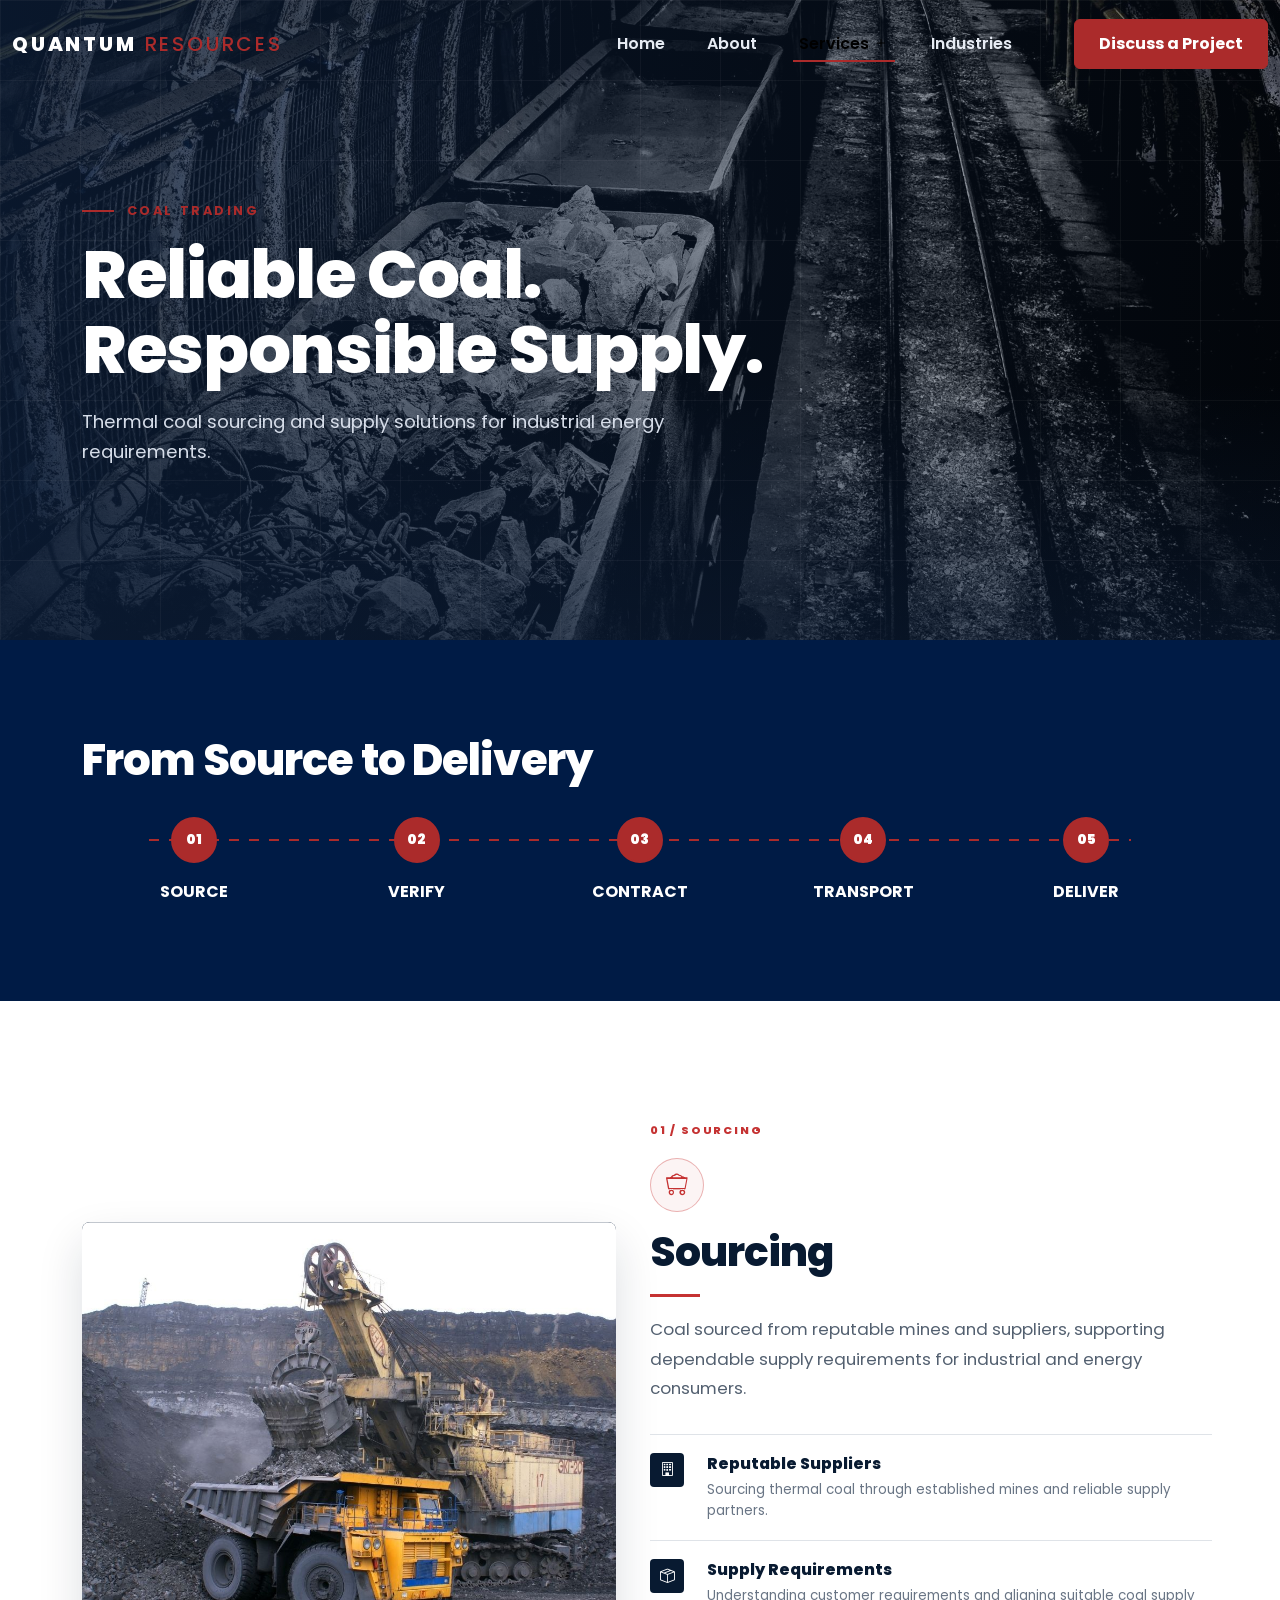
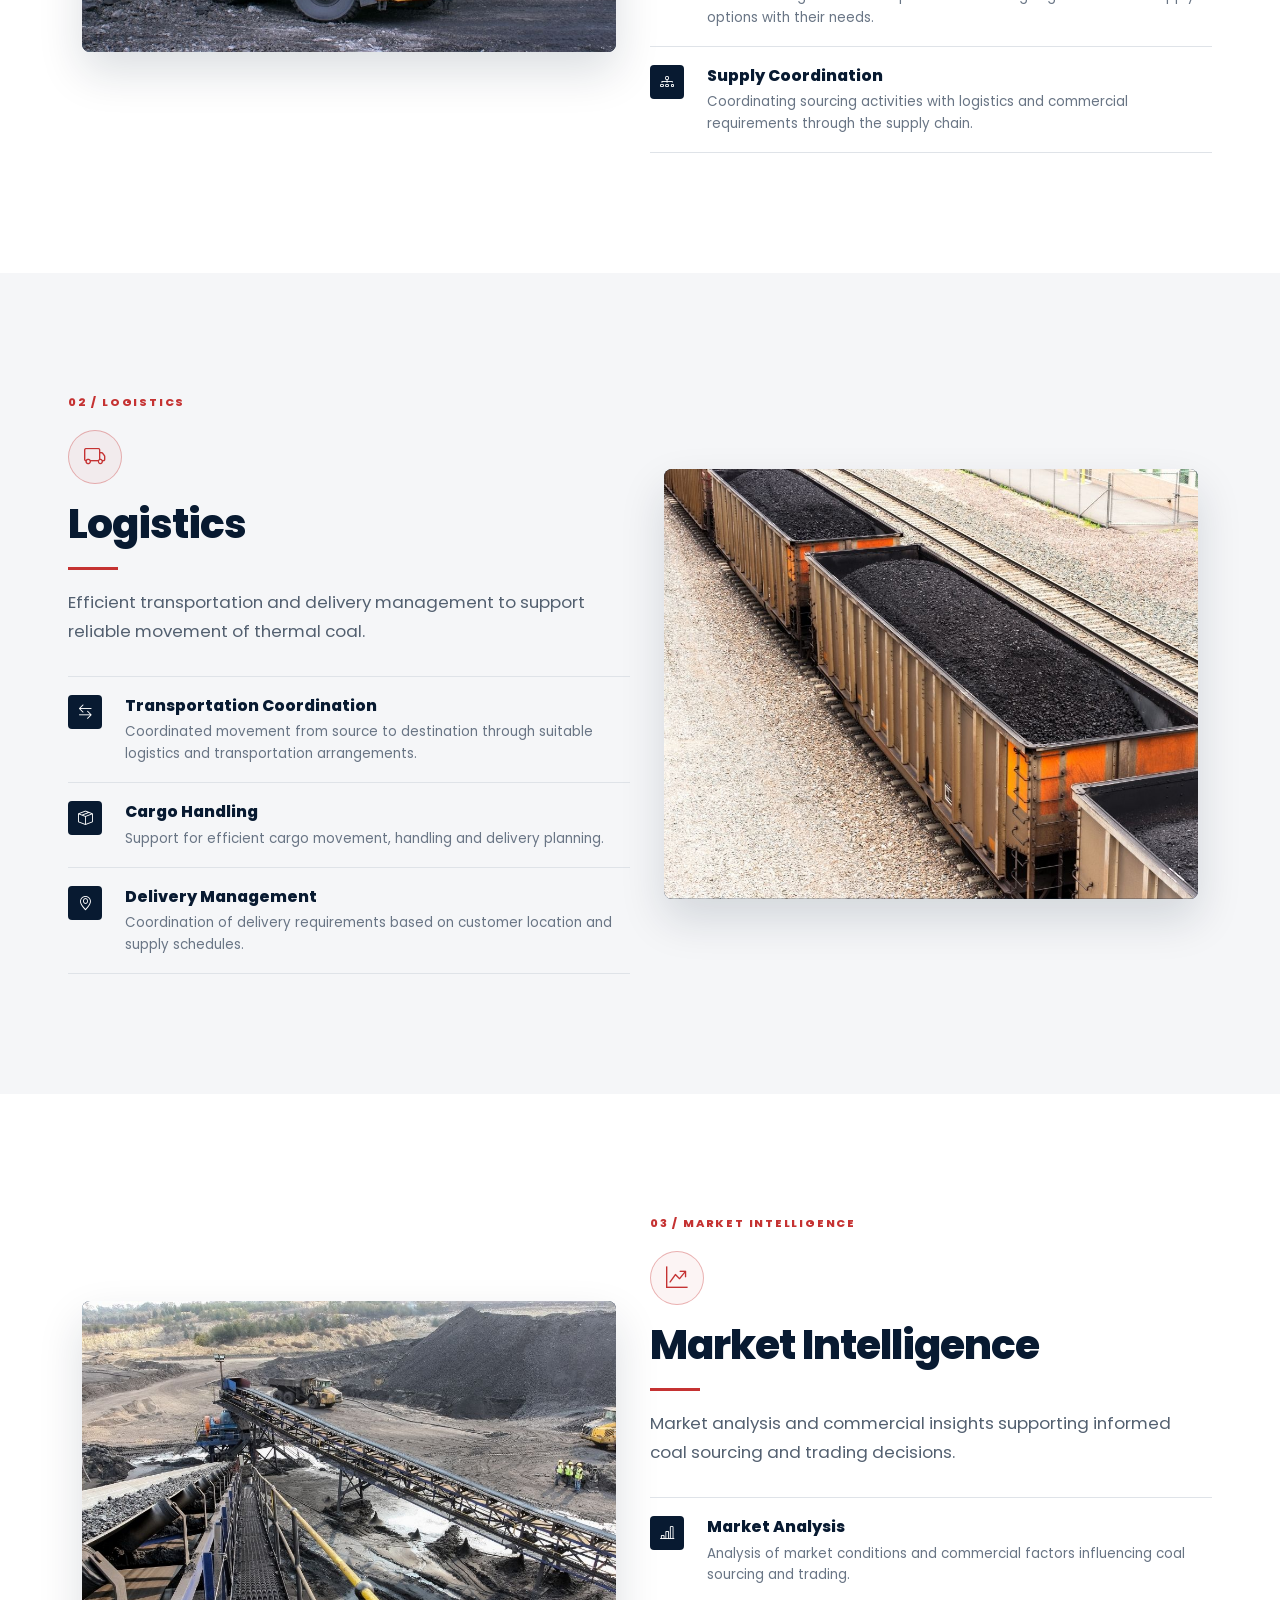
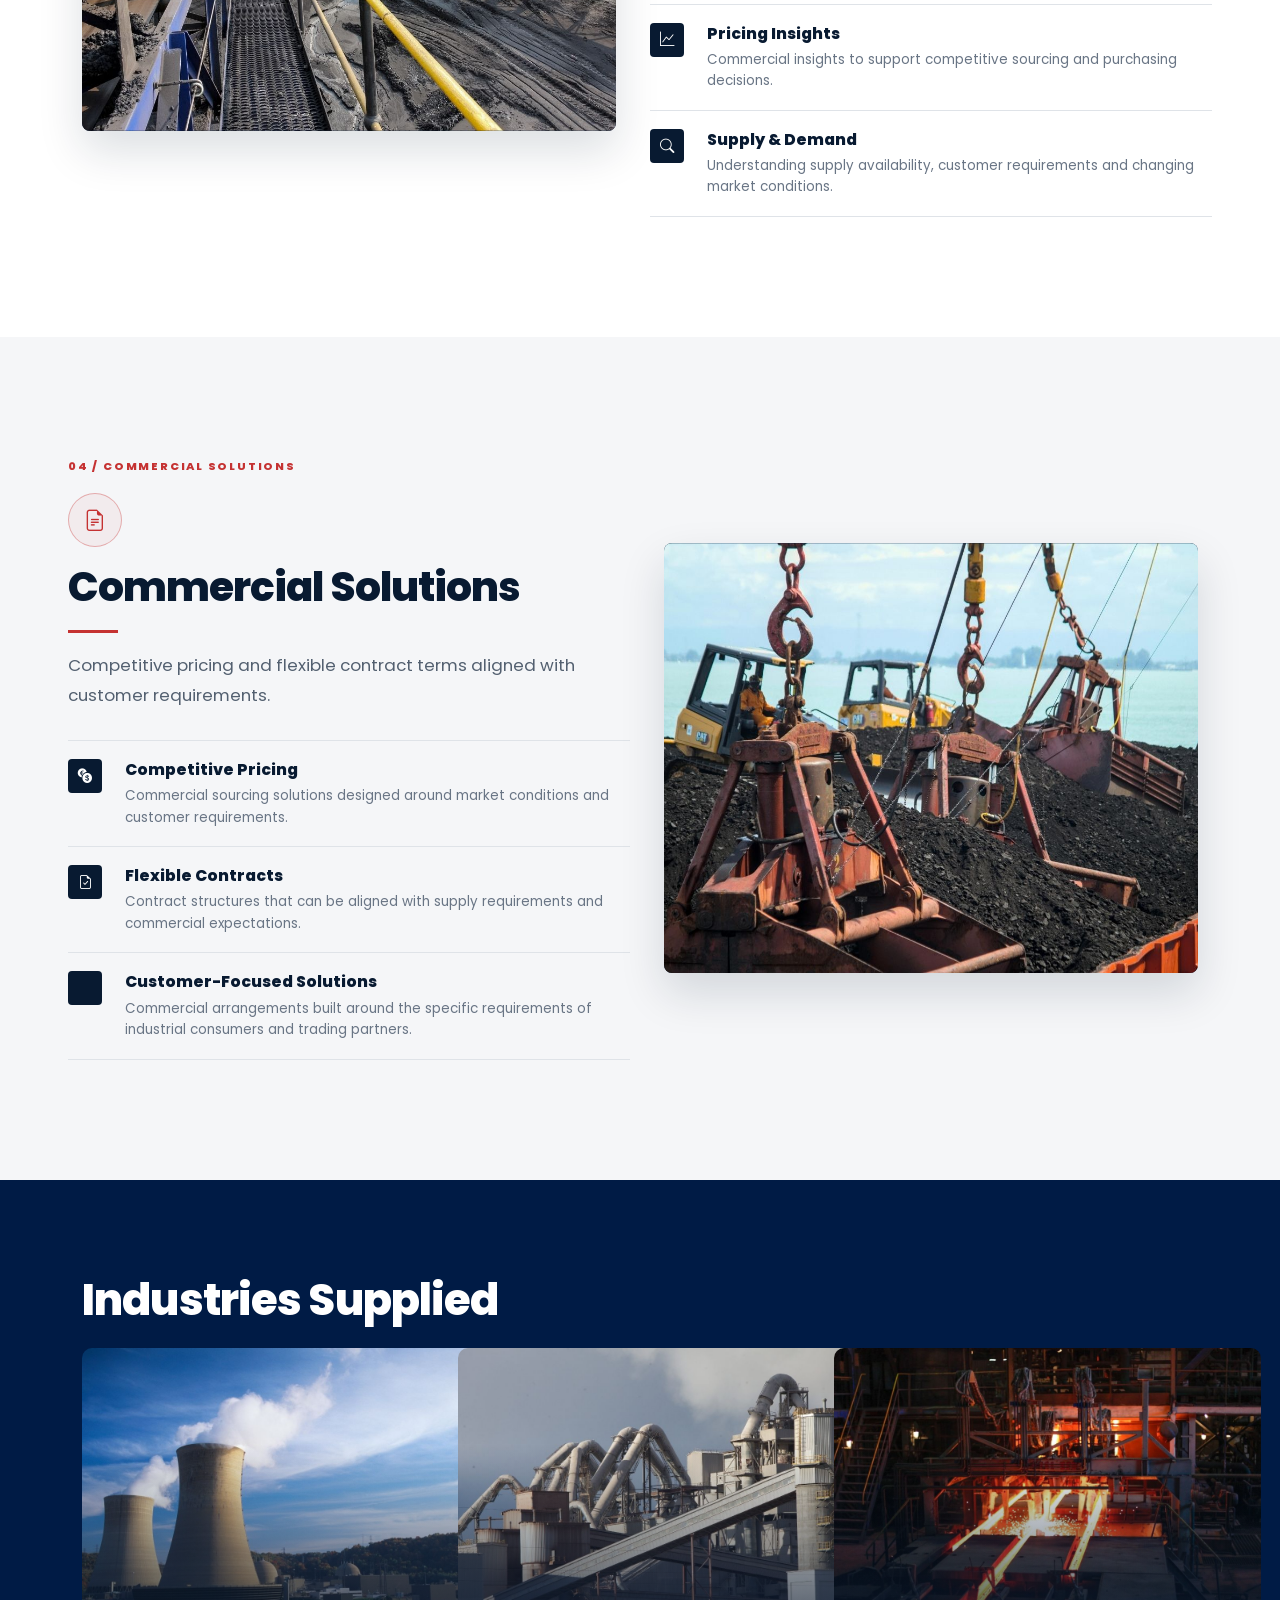
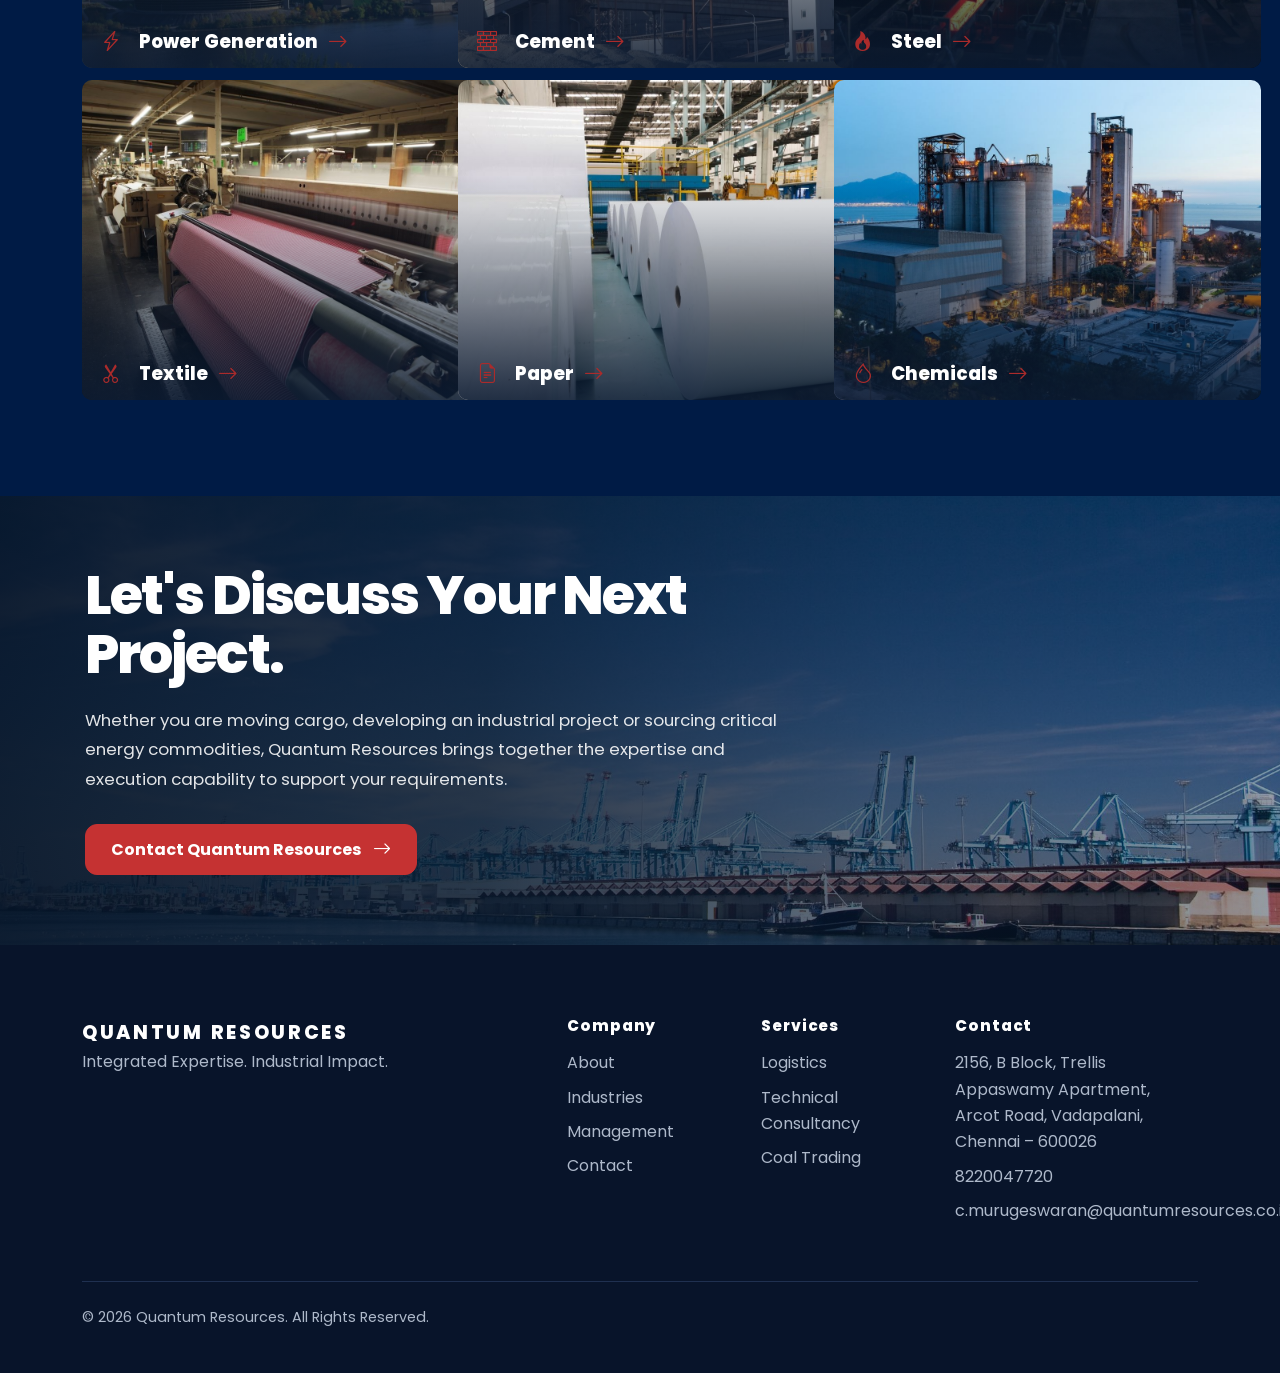
<file: coal-trading.html>
<!DOCTYPE html>
<html lang="en">

<head>
    <meta charset="utf-8">
    <meta name="viewport" content="width=device-width, initial-scale=1">
    <title>Coal Trading | Quantum Resources</title>
    <meta name="description"
        content="Thermal coal sourcing and supply for power, cement, textile, steel, paper and chemical industries.">
    <meta name="keywords" content="logistics, technical consultancy, coal trading, copper, Chennai, Quantum Resources">
    <meta property="og:title" content="Coal Trading | Quantum Resources">
    <meta property="og:description"
        content="Thermal coal sourcing and supply for power, cement, textile, steel, paper and chemical industries.">
    <meta property="og:type" content="website">
    <link rel="stylesheet" href="https://cdn.jsdelivr.net/npm/bootstrap@5.3.3/dist/css/bootstrap.min.css"
        crossorigin="anonymous">
    <link rel="stylesheet" href="https://cdn.jsdelivr.net/npm/bootstrap-icons@1.11.3/font/bootstrap-icons.min.css">
    <link rel="preconnect" href="https://fonts.googleapis.com">
    <link rel="preconnect" href="https://fonts.gstatic.com" crossorigin>

    <link href="https://fonts.googleapis.com/css2?family=Poppins:wght@300;400;500;600;700;800&display=swap"
        rel="stylesheet">
    <link rel="canonical" href="https://www.quantumresources.co.in/coal-trading.html">
    <link rel="stylesheet" href="css/style.css">
    <link rel="stylesheet" href="css/animations.css">
    <link rel="stylesheet" href="css/responsive.css">
    <link rel="stylesheet" href="css/navbar.css">
    <link rel="stylesheet" href="css/hero.css">
    <link rel="stylesheet" href="css/services.css">
    <link rel="stylesheet" href="css/logistics.css">
    <link rel="stylesheet" href="css/consultancy.css">
    <link rel="stylesheet" href="css/coal-trading.css">
    <link rel="stylesheet" href="css/industries.css">
    <link rel="stylesheet" href="css/management.css">
    <link rel="stylesheet" href="css/contact.css">
    <link rel="stylesheet" href="css/footer.css">
    <link rel="stylesheet" href="css/coal-features.css">
</head>

<body data-page="coal-trading">
    <header id="site-header" class="site-header">
        <nav class="navbar navbar-expand-lg" aria-label="Main">
            <div class="container">
                <a class="navbar-brand" href="index.html">QUANTUM<span>RESOURCES</span></a>
                <button class="navbar-toggler" type="button" data-bs-toggle="collapse" data-bs-target="#mainNav"
                    aria-controls="mainNav" aria-expanded="false" aria-label="Toggle navigation"><span
                        class="bar"></span><span class="bar"></span><span class="bar"></span></button>
                <div class="collapse navbar-collapse" id="mainNav">
                    <ul class="navbar-nav ms-auto align-items-lg-center">
                        <li class="nav-item"><a class="nav-link" href="index.html" data-p="index">Home</a></li>
                        <li class="nav-item"><a class="nav-link" href="about.html" data-p="about">About</a></li>
                        <li class="nav-item has-mega"><a class="nav-link mega-toggle" href="services.html"
                                data-p="services logistics technical-consultancy coal-trading" aria-haspopup="true"
                                aria-expanded="false">Services <i class="bi bi-plus"></i></a>
                            <div class="mega" id="mega">
                                <div class="container">
                                    <div class="row g-0">
                                        <div class="col-lg-9">
                                            <div class="row g-0">
                                                <div class="col-lg-4">
                                                    <div class="mc" data-img="assets/images/logistics/sea-freight.jpg"
                                                        data-alt="Container vessel at port"><span class="mn">01</span><a
                                                            class="mt" href="logistics.html">Logistics <i
                                                                class="bi bi-arrow-right"></i></a>
                                                        <p>Connecting cargo across global supply chains.</p>
                                                        <ul>
                                                            <li><a href="logistics.html">Freight Forwarding</a></li>
                                                            <li><a href="logistics.html">Sea Freight</a></li>
                                                            <li><a href="logistics.html">Air Freight</a></li>
                                                            <li><a href="logistics.html">Land Transportation</a></li>
                                                            <li><a href="logistics.html">Customs Clearance</a></li>
                                                            <li><a href="logistics.html">Warehousing</a></li>
                                                        </ul>
                                                    </div>
                                                </div>
                                                <div class="col-lg-4">
                                                    <div class="mc"
                                                        data-img="assets/images/technical-consultancy/copper-smelting.jpg"
                                                        data-alt="Copper smelting facility"><span class="mn">02</span><a
                                                            class="mt" href="technical-consultancy.html">Technical
                                                            Consultancy <i class="bi bi-arrow-right"></i></a>
                                                        <p>Engineering expertise for copper projects.</p>
                                                        <ul>
                                                            <li><a href="technical-consultancy.html">Copper Anode</a>
                                                            </li>
                                                            <li><a href="technical-consultancy.html">Copper Cathode</a>
                                                            </li>
                                                            <li><a href="technical-consultancy.html">Copper Rod</a></li>
                                                            <li><a href="technical-consultancy.html">Owner&#39;s
                                                                    Engineer</a></li>
                                                            <li><a href="technical-consultancy.html">Feasibility
                                                                    Studies</a></li>
                                                            <li><a href="technical-consultancy.html">Plant
                                                                    Engineering</a></li>
                                                        </ul>
                                                    </div>
                                                </div>
                                                <div class="col-lg-4">
                                                    <div class="mc" data-img="assets/images/coal-trading/coal-port.jpg"
                                                        data-alt="Bulk coal port"><span class="mn">03</span><a
                                                            class="mt" href="coal-trading.html">Coal Trading <i
                                                                class="bi bi-arrow-right"></i></a>
                                                        <p>Reliable sourcing for industrial energy.</p>
                                                        <ul>
                                                            <li><a href="coal-trading.html">Thermal Coal</a></li>
                                                            <li><a href="coal-trading.html">Sourcing</a></li>
                                                            <li><a href="coal-trading.html">Logistics</a></li>
                                                            <li><a href="coal-trading.html">Market Intelligence</a></li>
                                                            <li><a href="coal-trading.html">Commercial Solutions</a>
                                                            </li>
                                                        </ul>
                                                    </div>
                                                </div>
                                            </div>
                                        </div>
                                        <div class="col-lg-3 d-none d-lg-block">
                                            <div class="mprev"><img id="megaImg"
                                                    src="assets/images/logistics/sea-freight.jpg"
                                                    alt="Container vessel at port" width="400" height="300"></div>
                                        </div>
                                    </div>
                                </div>
                            </div>
                        </li>
                        <li class="nav-item"><a class="nav-link" href="industries.html"
                                data-p="industries">Industries</a></li>
                     
                        <li class="nav-item ms-lg-3"><a class="btn btn-qr" href="contact.html">Discuss a Project</a>
                        </li>
                    </ul>
                </div>
            </div>
        </nav>
    </header>
    <main>
        <section class="page-hero" aria-labelledby="hero-title">
            <div class="page-hero-media"><!--
PAGE HERO IMAGE
FILE: assets/images/coal-trading/coal-port.jpg
RECOMMENDED REAL PHOTO: Bulk coal loading at a port / coal terminal
RECOMMENDED SIZE: 1920x1080
ASPECT RATIO: 16:9
STATUS: PLACEHOLDER
--><img src="assets/images/coal-trading/coal-port.jpg" width="1920" height="1080"
                    alt="Bulk coal loading at a port terminal" class="pos-center-center"></div>
            <div class="page-hero-overlay"></div>
            <div class="page-hero-grid"></div>
            <div class="container page-hero-content"><span class="hero-eyebrow">COAL TRADING</span>
                <h1 id="hero-title">Reliable Coal. Responsible Supply.</h1>
                <p>Thermal coal sourcing and supply solutions for industrial energy requirements.</p>
            </div>
        </section>
        <section class="sec dark coal-flow">
            <div class="container">
                <h2 class="reveal">From Source to Delivery</h2>
                <ol class="flow reveal" data-n="5">
                    <li><b>01</b>SOURCE</li>
                    <li><b>02</b>VERIFY</li>
                    <li><b>03</b>CONTRACT</li>
                    <li><b>04</b>TRANSPORT</li>
                    <li><b>05</b>DELIVER</li>
                </ol>
            </div>
        </section>
        <!-- =========================================================
     COAL TRADING — SOURCING
     ========================================================= -->

        <section class="sec qr-coal-feature">

            <div class="container">

                <div class="row g-5 align-items-center">

                    <!-- IMAGE -->
                    <div class="col-lg-6">

                        <div class="qr-coal-image">

                            <img width="1200" height="800" src="assets/images/coal-trading/thermal-coal.jpg"
                                alt="Thermal coal stockpile at a bulk terminal" loading="lazy">

                        </div>

                    </div>


                    <!-- CONTENT -->
                    <div class="col-lg-6 qr-coal-content">

                        <span class="qr-coal-label">
                            01 / SOURCING
                        </span>

                        <i class="bi bi-minecart-loaded qr-coal-icon"></i>

                        <h2>
                            Sourcing
                        </h2>

                        <p class="qr-coal-lead">
                            Coal sourced from reputable mines and suppliers,
                            supporting dependable supply requirements for
                            industrial and energy consumers.
                        </p>


                        <div class="qr-coal-details">

                            <!-- ITEM 1 -->

                            <div class="qr-coal-detail">

                                <i class="bi bi-building"></i>

                                <div>

                                    <h4>
                                        Reputable Suppliers
                                    </h4>

                                    <p>
                                        Sourcing thermal coal through established
                                        mines and reliable supply partners.
                                    </p>

                                </div>

                            </div>


                            <!-- ITEM 2 -->

                            <div class="qr-coal-detail">

                                <i class="bi bi-box-seam"></i>

                                <div>

                                    <h4>
                                        Supply Requirements
                                    </h4>

                                    <p>
                                        Understanding customer requirements and
                                        aligning suitable coal supply options
                                        with their needs.
                                    </p>

                                </div>

                            </div>


                            <!-- ITEM 3 -->

                            <div class="qr-coal-detail">

                                <i class="bi bi-diagram-3"></i>

                                <div>

                                    <h4>
                                        Supply Coordination
                                    </h4>

                                    <p>
                                        Coordinating sourcing activities with
                                        logistics and commercial requirements
                                        through the supply chain.
                                    </p>

                                </div>

                            </div>

                        </div>

                    </div>

                </div>

            </div>

        </section>


        <!-- =========================================================
     COAL TRADING — LOGISTICS
     ========================================================= -->

        <section class="sec sec-alt qr-coal-feature">

            <div class="container">

                <div class="row g-5 align-items-center">

                    <!-- IMAGE -->
                    <div class="col-lg-6 order-lg-2">

                        <div class="qr-coal-image">

                            <img width="1200" height="800" src="assets/images/coal-trading/coal-transport.jpg"
                                alt="Logistics coal operations" loading="lazy">

                        </div>

                    </div>


                    <!-- CONTENT -->
                    <div class="col-lg-6 qr-coal-content">

                        <span class="qr-coal-label">
                            02 / LOGISTICS
                        </span>

                        <i class="bi bi-truck qr-coal-icon"></i>

                        <h2>
                            Logistics
                        </h2>

                        <p class="qr-coal-lead">
                            Efficient transportation and delivery management
                            to support reliable movement of thermal coal.
                        </p>


                        <div class="qr-coal-details">

                            <div class="qr-coal-detail">

                                <i class="bi bi-arrow-left-right"></i>

                                <div>
                                    <h4>
                                        Transportation Coordination
                                    </h4>

                                    <p>
                                        Coordinated movement from source to
                                        destination through suitable logistics
                                        and transportation arrangements.
                                    </p>
                                </div>

                            </div>


                            <div class="qr-coal-detail">

                                <i class="bi bi-box-seam"></i>

                                <div>
                                    <h4>
                                        Cargo Handling
                                    </h4>

                                    <p>
                                        Support for efficient cargo movement,
                                        handling and delivery planning.
                                    </p>
                                </div>

                            </div>


                            <div class="qr-coal-detail">

                                <i class="bi bi-geo-alt"></i>

                                <div>
                                    <h4>
                                        Delivery Management
                                    </h4>

                                    <p>
                                        Coordination of delivery requirements
                                        based on customer location and supply
                                        schedules.
                                    </p>
                                </div>

                            </div>

                        </div>

                    </div>

                </div>

            </div>

        </section>



        <!-- =========================================================
     COAL TRADING — MARKET INTELLIGENCE
     ========================================================= -->

        <section class="sec qr-coal-feature">

            <div class="container">

                <div class="row g-5 align-items-center">

                    <!-- IMAGE -->
                    <div class="col-lg-6">

                        <div class="qr-coal-image">

                            <img width="1200" height="800" src="assets/images/coal-trading/coal-conveyor.jpg"
                                alt="Market Intelligence coal operations" loading="lazy">

                        </div>

                    </div>


                    <!-- CONTENT -->
                    <div class="col-lg-6 qr-coal-content">

                        <span class="qr-coal-label">
                            03 / MARKET INTELLIGENCE
                        </span>

                        <i class="bi bi-graph-up-arrow qr-coal-icon"></i>

                        <h2>
                            Market Intelligence
                        </h2>

                        <p class="qr-coal-lead">
                            Market analysis and commercial insights supporting
                            informed coal sourcing and trading decisions.
                        </p>


                        <div class="qr-coal-details">

                            <div class="qr-coal-detail">

                                <i class="bi bi-bar-chart-line"></i>

                                <div>
                                    <h4>
                                        Market Analysis
                                    </h4>

                                    <p>
                                        Analysis of market conditions and
                                        commercial factors influencing coal
                                        sourcing and trading.
                                    </p>
                                </div>

                            </div>


                            <div class="qr-coal-detail">

                                <i class="bi bi-graph-up"></i>

                                <div>
                                    <h4>
                                        Pricing Insights
                                    </h4>

                                    <p>
                                        Commercial insights to support
                                        competitive sourcing and purchasing
                                        decisions.
                                    </p>
                                </div>

                            </div>


                            <div class="qr-coal-detail">

                                <i class="bi bi-search"></i>

                                <div>
                                    <h4>
                                        Supply & Demand
                                    </h4>

                                    <p>
                                        Understanding supply availability,
                                        customer requirements and changing
                                        market conditions.
                                    </p>
                                </div>

                            </div>

                        </div>

                    </div>

                </div>

            </div>

        </section>



        <!-- =========================================================
     COAL TRADING — COMMERCIAL SOLUTIONS
     ========================================================= -->

        <section class="sec sec-alt qr-coal-feature">

            <div class="container">

                <div class="row g-5 align-items-center">

                    <!-- IMAGE -->
                    <div class="col-lg-6 order-lg-2">

                        <div class="qr-coal-image">

                            <img width="1200" height="800" src="assets/images/coal-trading/41.jpg"
                                alt="Commercial Solutions coal operations" loading="lazy">

                        </div>

                    </div>


                    <!-- CONTENT -->
                    <div class="col-lg-6 qr-coal-content">

                        <span class="qr-coal-label">
                            04 / COMMERCIAL SOLUTIONS
                        </span>

                        <i class="bi bi-file-earmark-text qr-coal-icon"></i>

                        <h2>
                            Commercial Solutions
                        </h2>

                        <p class="qr-coal-lead">
                            Competitive pricing and flexible contract terms
                            aligned with customer requirements.
                        </p>


                        <div class="qr-coal-details">

                            <div class="qr-coal-detail">

                                <i class="bi bi-currency-exchange"></i>

                                <div>
                                    <h4>
                                        Competitive Pricing
                                    </h4>

                                    <p>
                                        Commercial sourcing solutions designed
                                        around market conditions and customer
                                        requirements.
                                    </p>
                                </div>

                            </div>


                            <div class="qr-coal-detail">

                                <i class="bi bi-file-earmark-check"></i>

                                <div>
                                    <h4>
                                        Flexible Contracts
                                    </h4>

                                    <p>
                                        Contract structures that can be aligned
                                        with supply requirements and commercial
                                        expectations.
                                    </p>
                                </div>

                            </div>


                            <div class="qr-coal-detail">

                                <i class="bi bi-handshake"></i>

                                <div>
                                    <h4>
                                        Customer-Focused Solutions
                                    </h4>

                                    <p>
                                        Commercial arrangements built around
                                        the specific requirements of industrial
                                        consumers and trading partners.
                                    </p>
                                </div>

                            </div>

                        </div>

                    </div>

                </div>

            </div>

        </section>
        <section class="sec dark">
            <div class="container">
                <h2 class="reveal">Industries Supplied</h2>
                <div class="ind-grid"><a href="industries.html" class="ind reveal" data-d="0"><img width="1200"
                            height="800" src="assets/images/industries/power-plant.jpg"
                            alt="Power Generation industrial environment" loading="lazy"><span><i
                                class="bi bi-lightning-charge"></i>Power Generation <i
                                class="bi bi-arrow-right"></i></span></a><a href="industries.html" class="ind reveal"
                        data-d="1"><img width="1200" height="800" src="assets/images/industries/cement-plant.jpg"
                            alt="Cement industrial environment" loading="lazy"><span><i class="bi bi-bricks"></i>Cement
                            <i class="bi bi-arrow-right"></i></span></a><a href="industries.html" class="ind reveal"
                        data-d="2"><img width="1200" height="800" src="assets/images/industries/steel-plant.jpg"
                            alt="Steel industrial environment" loading="lazy"><span><i class="bi bi-fire"></i>Steel <i
                                class="bi bi-arrow-right"></i></span></a><a href="industries.html" class="ind reveal"
                        data-d="0"><img width="1200" height="800" src="assets/images/industries/textile-industry.jpg"
                            alt="Textile industrial environment" loading="lazy"><span><i
                                class="bi bi-scissors"></i>Textile <i class="bi bi-arrow-right"></i></span></a><a
                        href="industries.html" class="ind reveal" data-d="1"><img width="1200" height="800"
                            src="assets/images/industries/paper-industry.jpg" alt="Paper industrial environment"
                            loading="lazy"><span><i class="bi bi-file-earmark-text"></i>Paper <i
                                class="bi bi-arrow-right"></i></span></a><a href="industries.html" class="ind reveal"
                        data-d="2"><img width="1200" height="800" src="assets/images/industries/chemical-industry.jpg"
                            alt="Chemicals industrial environment" loading="lazy"><span><i
                                class="bi bi-droplet"></i>Chemicals <i class="bi bi-arrow-right"></i></span></a></div>
            </div>
        </section>
        <section class="qr-project-cta">

            <div class="qr-project-cta-bg">
                <img width="1920" height="1080" src="assets/images/hero/quantum-industrial-port.jpg"
                    alt="Container port at dusk">
            </div>

            <div class="qr-project-cta-overlay"></div>

            <div class="qr-project-cta-container">

                <h2 class="qr-project-cta-title">
                    Let's Discuss Your Next Project.
                </h2>

                <p class="qr-project-cta-text">
                    Whether you are moving cargo, developing an industrial project
                    or sourcing critical energy commodities, Quantum Resources
                    brings together the expertise and execution capability to
                    support your requirements.
                </p>

                <a class="qr-project-cta-button" href="contact.html">
                    <span>Contact Quantum Resources</span>
                    <i class="bi bi-arrow-right"></i>
                </a>

            </div>

        </section>
    </main>
    <footer class="site-footer">
        <div class="container">
            <div class="row g-5">
                <div class="col-lg-5"><a class="foot-brand" href="index.html">QUANTUM RESOURCES</a>
                    <p>Integrated Expertise. Industrial Impact.</p>
                </div>
                <div class="col-6 col-lg-2">
                    <h2>Company</h2>
                    <ul>
                        <li><a href="about.html">About</a></li>
                        <li><a href="industries.html">Industries</a></li>
                        <li><a href="management.html">Management</a></li>
                        <li><a href="contact.html">Contact</a></li>
                    </ul>
                </div>
                <div class="col-6 col-lg-2">
                    <h2>Services</h2>
                    <ul>
                        <li><a href="logistics.html">Logistics</a></li>
                        <li><a href="technical-consultancy.html">Technical Consultancy</a></li>
                        <li><a href="coal-trading.html">Coal Trading</a></li>
                    </ul>
                </div>
                <div class="col-lg-3">
                    <h2>Contact</h2>
                    <ul>
                       <li>2156, B Block,
                            Trellis Appaswamy Apartment,
                            Arcot Road, Vadapalani,
                            Chennai – 600026</li>
                        <li><a href="tel:8220047720">8220047720</a></li>
                        <li><a
                                href="mailto:c.murugeswaran@quantumresources.co.in">c.murugeswaran@quantumresources.co.in</a>
                        </li>
                    </ul>
                </div>
            </div>
            <p class="copy">&copy; 2026 Quantum Resources. All Rights Reserved.</p>
        </div>
    </footer>
    <button id="toTop" class="to-top" aria-label="Back to top"><i class="bi bi-arrow-up"></i></button>
    <div id="progress" class="progress-line"></div>
    <script src="https://cdn.jsdelivr.net/npm/bootstrap@5.3.3/dist/js/bootstrap.bundle.min.js"
        crossorigin="anonymous"></script>
    <script src="js/main.js"></script>
    <script src="js/navbar.js"></script>
    <script src="js/animations.js"></script>
    <script src="js/contact.js"></script>
</body>

</html>
</file>
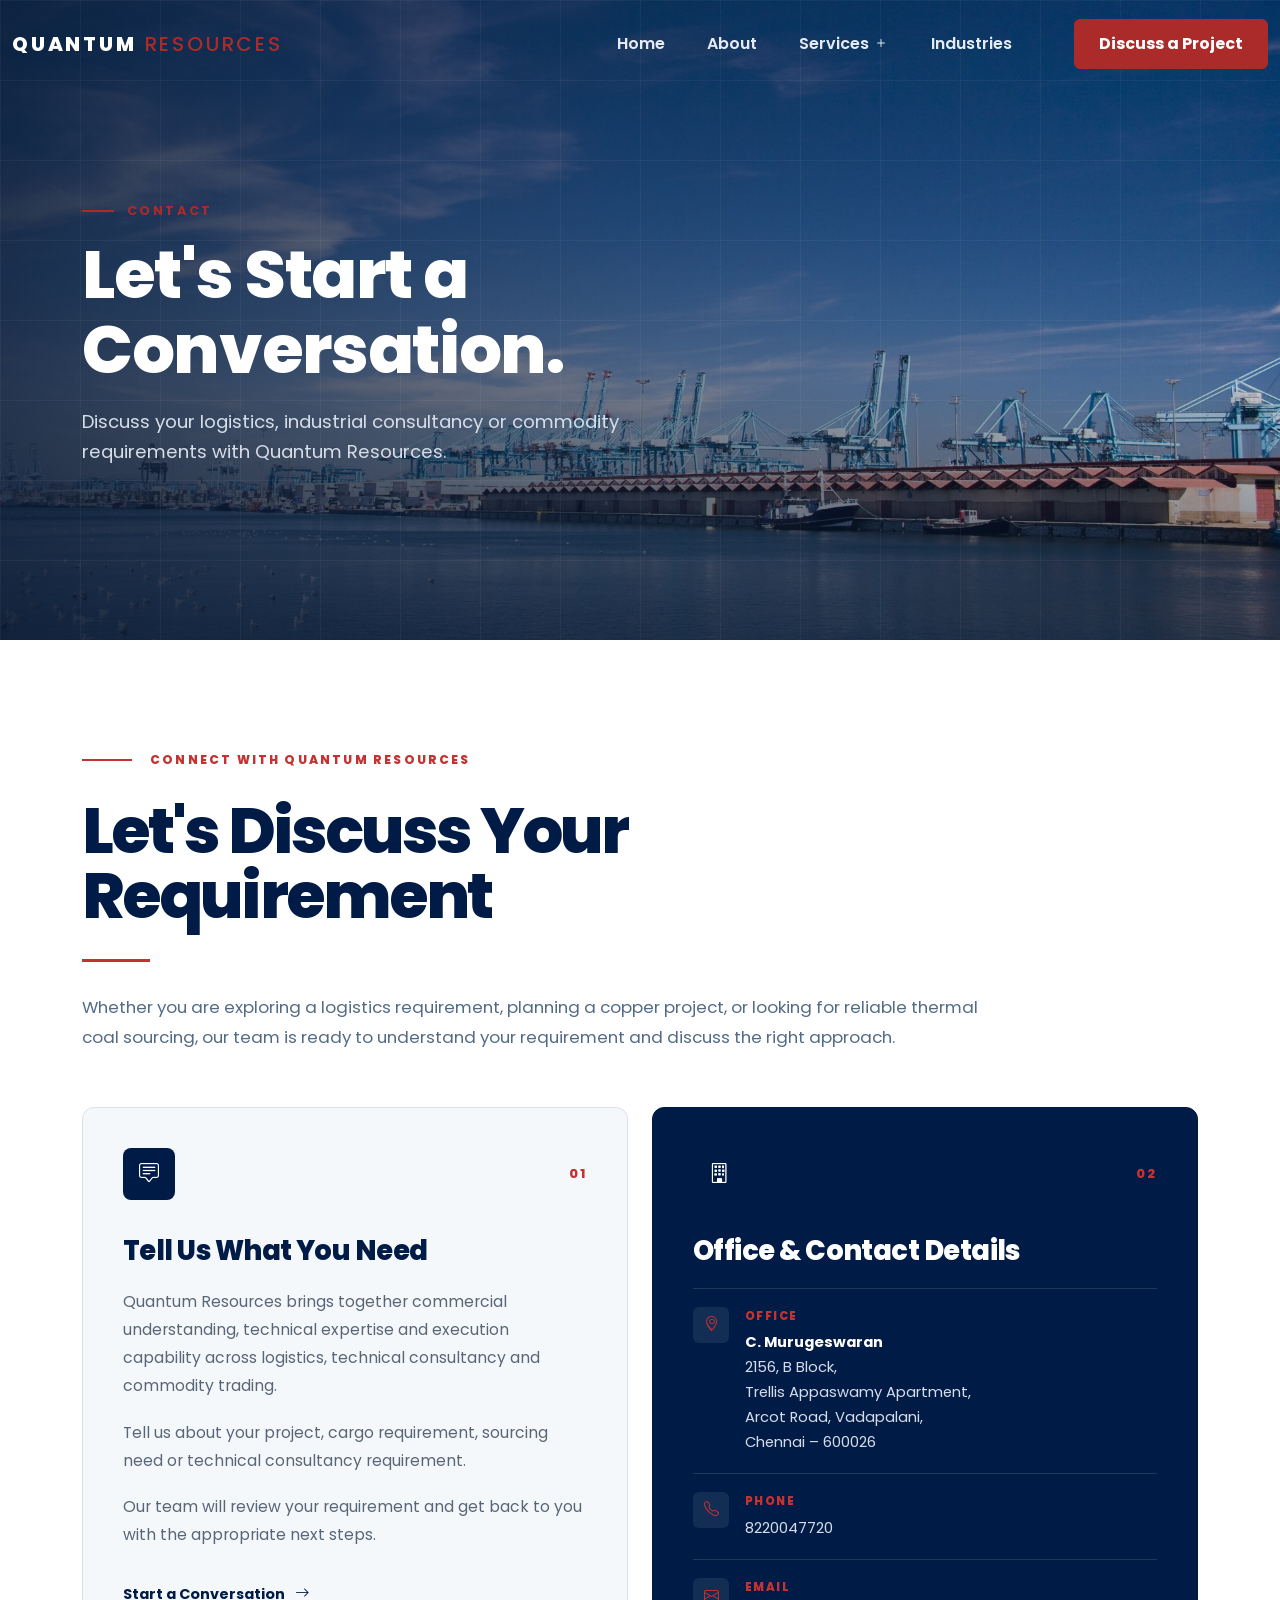
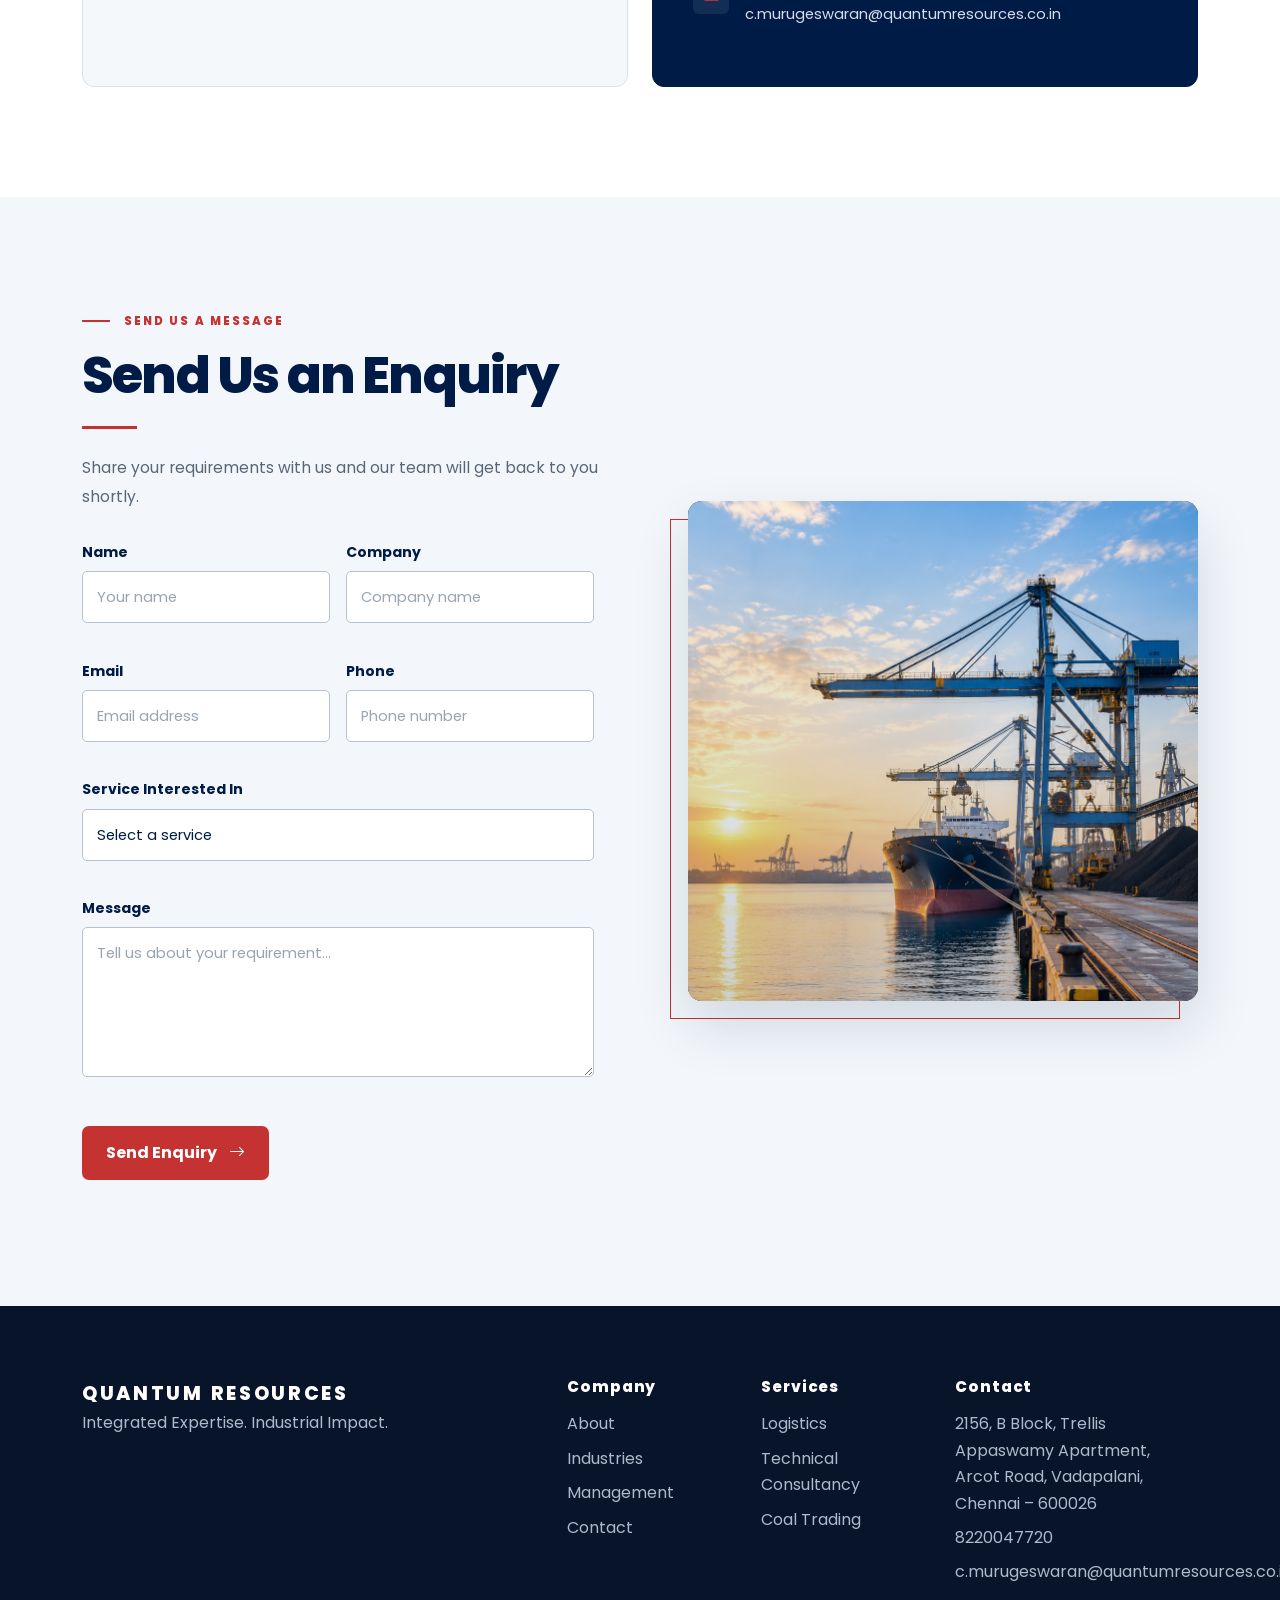
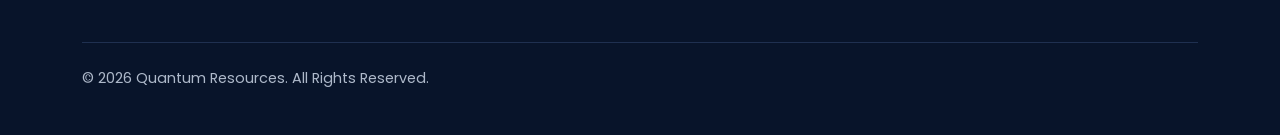
<file: contact.html>
<!DOCTYPE html>
<html lang="en">

<head>
    <meta charset="utf-8">
    <meta name="viewport" content="width=device-width, initial-scale=1">
    <title>Contact | Quantum Resources</title>
    <meta name="description"
        content="Contact Quantum Resources in Chennai about logistics, technical consultancy or coal trading.">
    <meta name="keywords" content="logistics, technical consultancy, coal trading, copper, Chennai, Quantum Resources">
    <meta property="og:title" content="Contact | Quantum Resources">
    <meta property="og:description"
        content="Contact Quantum Resources in Chennai about logistics, technical consultancy or coal trading.">
    <meta property="og:type" content="website">
    <link rel="stylesheet" href="https://cdn.jsdelivr.net/npm/bootstrap@5.3.3/dist/css/bootstrap.min.css"
        crossorigin="anonymous">
    <link rel="stylesheet" href="https://cdn.jsdelivr.net/npm/bootstrap-icons@1.11.3/font/bootstrap-icons.min.css">
    <link rel="preconnect" href="https://fonts.googleapis.com">
    <link rel="preconnect" href="https://fonts.gstatic.com" crossorigin>

    <link href="https://fonts.googleapis.com/css2?family=Poppins:wght@300;400;500;600;700;800&display=swap"
        rel="stylesheet">
    <link rel="canonical" href="https://www.quantumresources.co.in/contact.html">
    <link rel="stylesheet" href="css/style.css">
    <link rel="stylesheet" href="css/animations.css">
    <link rel="stylesheet" href="css/responsive.css">
    <link rel="stylesheet" href="css/navbar.css">
    <link rel="stylesheet" href="css/hero.css">
    <link rel="stylesheet" href="css/services.css">
    <link rel="stylesheet" href="css/logistics.css">
    <link rel="stylesheet" href="css/consultancy.css">
    <link rel="stylesheet" href="css/coal-trading.css">
    <link rel="stylesheet" href="css/industries.css">
    <link rel="stylesheet" href="css/management.css">
    <link rel="stylesheet" href="css/contact.css">
    <link rel="stylesheet" href="css/footer.css">
</head>

<body data-page="contact">
    <header id="site-header" class="site-header">
        <nav class="navbar navbar-expand-lg" aria-label="Main">
            <div class="container">
                <a class="navbar-brand" href="index.html">QUANTUM<span>RESOURCES</span></a>
                <button class="navbar-toggler" type="button" data-bs-toggle="collapse" data-bs-target="#mainNav"
                    aria-controls="mainNav" aria-expanded="false" aria-label="Toggle navigation"><span
                        class="bar"></span><span class="bar"></span><span class="bar"></span></button>
                <div class="collapse navbar-collapse" id="mainNav">
                    <ul class="navbar-nav ms-auto align-items-lg-center">
                        <li class="nav-item"><a class="nav-link" href="index.html" data-p="index">Home</a></li>
                        <li class="nav-item"><a class="nav-link" href="about.html" data-p="about">About</a></li>
                        <li class="nav-item has-mega"><a class="nav-link mega-toggle" href="services.html"
                                data-p="services logistics technical-consultancy coal-trading" aria-haspopup="true"
                                aria-expanded="false">Services <i class="bi bi-plus"></i></a>
                            <div class="mega" id="mega">
                                <div class="container">
                                    <div class="row g-0">
                                        <div class="col-lg-9">
                                            <div class="row g-0">
                                                <div class="col-lg-4">
                                                    <div class="mc" data-img="assets/images/logistics/sea-freight.jpg"
                                                        data-alt="Container vessel at port"><span class="mn">01</span><a
                                                            class="mt" href="logistics.html">Logistics <i
                                                                class="bi bi-arrow-right"></i></a>
                                                        <p>Connecting cargo across global supply chains.</p>
                                                        <ul>
                                                            <li><a href="logistics.html">Freight Forwarding</a></li>
                                                            <li><a href="logistics.html">Sea Freight</a></li>
                                                            <li><a href="logistics.html">Air Freight</a></li>
                                                            <li><a href="logistics.html">Land Transportation</a></li>
                                                            <li><a href="logistics.html">Customs Clearance</a></li>
                                                            <li><a href="logistics.html">Warehousing</a></li>
                                                        </ul>
                                                    </div>
                                                </div>
                                                <div class="col-lg-4">
                                                    <div class="mc"
                                                        data-img="assets/images/technical-consultancy/copper-smelting.jpg"
                                                        data-alt="Copper smelting facility"><span class="mn">02</span><a
                                                            class="mt" href="technical-consultancy.html">Technical
                                                            Consultancy <i class="bi bi-arrow-right"></i></a>
                                                        <p>Engineering expertise for copper projects.</p>
                                                        <ul>
                                                            <li><a href="technical-consultancy.html">Copper Anode</a>
                                                            </li>
                                                            <li><a href="technical-consultancy.html">Copper Cathode</a>
                                                            </li>
                                                            <li><a href="technical-consultancy.html">Copper Rod</a></li>
                                                            <li><a href="technical-consultancy.html">Owner&#39;s
                                                                    Engineer</a></li>
                                                            <li><a href="technical-consultancy.html">Feasibility
                                                                    Studies</a></li>
                                                            <li><a href="technical-consultancy.html">Plant
                                                                    Engineering</a></li>
                                                        </ul>
                                                    </div>
                                                </div>
                                                <div class="col-lg-4">
                                                    <div class="mc" data-img="assets/images/coal-trading/coal-port.jpg"
                                                        data-alt="Bulk coal port"><span class="mn">03</span><a
                                                            class="mt" href="coal-trading.html">Coal Trading <i
                                                                class="bi bi-arrow-right"></i></a>
                                                        <p>Reliable sourcing for industrial energy.</p>
                                                        <ul>
                                                            <li><a href="coal-trading.html">Thermal Coal</a></li>
                                                            <li><a href="coal-trading.html">Sourcing</a></li>
                                                            <li><a href="coal-trading.html">Logistics</a></li>
                                                            <li><a href="coal-trading.html">Market Intelligence</a></li>
                                                            <li><a href="coal-trading.html">Commercial Solutions</a>
                                                            </li>
                                                        </ul>
                                                    </div>
                                                </div>
                                            </div>
                                        </div>
                                        <div class="col-lg-3 d-none d-lg-block">
                                            <div class="mprev"><img id="megaImg"
                                                    src="assets/images/logistics/sea-freight.jpg"
                                                    alt="Container vessel at port" width="400" height="300"></div>
                                        </div>
                                    </div>
                                </div>
                            </div>
                        </li>
                        <li class="nav-item"><a class="nav-link" href="industries.html"
                                data-p="industries">Industries</a></li>

                        <li class="nav-item ms-lg-3"><a class="btn btn-qr" href="contact.html">Discuss a Project</a>
                        </li>
                    </ul>
                </div>
            </div>
        </nav>
    </header>
    <main>
        <section class="page-hero" aria-labelledby="hero-title">
            <div class="page-hero-media"><!--
PAGE HERO IMAGE
FILE: assets/images/hero/quantum-industrial-port.jpg
RECOMMENDED REAL PHOTO: Cargo vessel / international container port
RECOMMENDED SIZE: 1920x1080
ASPECT RATIO: 16:9
STATUS: PLACEHOLDER
--><img src="assets/images/hero/quantum-industrial-port.jpg" width="1920" height="1080"
                    alt="Cargo vessel and container port at dusk" class="pos-center-center"></div>
            <div class="page-hero-overlay"></div>
            <div class="page-hero-grid"></div>
            <div class="container page-hero-content"><span class="hero-eyebrow">CONTACT</span>
                <h1 id="hero-title">Let&#39;s Start a Conversation.</h1>
                <p>Discuss your logistics, industrial consultancy or commodity requirements with Quantum Resources.</p>
            </div>
        </section>
        <!-- =========================================================
     CONTACT INFORMATION
     ========================================================= -->

        <section class="qr-contact-info">

            <div class="container">

                <!-- =================================================
             SECTION INTRO
             ================================================= -->

                <div class="qr-contact-heading">

                    <span class="qr-contact-eyebrow">
                        Connect With Quantum Resources
                    </span>

                    <h2>
                        Let's Discuss Your Requirement
                    </h2>

                    <div class="qr-contact-line"></div>

                    <p>
                        Whether you are exploring a logistics requirement,
                        planning a copper project, or looking for reliable
                        thermal coal sourcing, our team is ready to understand
                        your requirement and discuss the right approach.
                    </p>

                </div>


                <!-- =================================================
             CONTACT CARDS
             ================================================= -->

                <div class="qr-contact-cards">


                    <!-- =================================================
                 CARD 01 — DISCUSSION
                 ================================================= -->

                    <div class="qr-contact-card qr-contact-about">

                        <div class="qr-contact-card-top">

                            <div class="qr-contact-card-icon">
                                <i class="bi bi-chat-square-text"></i>
                            </div>

                            <span class="qr-contact-card-number">
                                01
                            </span>

                        </div>


                        <h3>
                            Tell Us What You Need
                        </h3>


                        <p>
                            Quantum Resources brings together commercial
                            understanding, technical expertise and execution
                            capability across logistics, technical consultancy
                            and commodity trading.
                        </p>

                        <p>
                            Tell us about your project, cargo requirement,
                            sourcing need or technical consultancy requirement.
                        </p>


                        <p>
                            Our team will review your requirement and get back
                            to you with the appropriate next steps.
                        </p>


                        <a href="mailto:c.murugeswaran@quantumresources.co.in" class="qr-contact-card-link">

                            Start a Conversation

                            <i class="bi bi-arrow-right"></i>

                        </a>

                    </div>



                    <!-- =================================================
                 CARD 02 — CONTACT DETAILS
                 ================================================= -->

                    <div class="qr-contact-card qr-contact-address">

                        <div class="qr-contact-card-top">

                            <div class="qr-contact-card-icon">
                                <i class="bi bi-building"></i>
                            </div>

                            <span class="qr-contact-card-number">
                                02
                            </span>

                        </div>


                        <h3>
                            Office & Contact Details
                        </h3>


                        <!-- =============================================
                     OFFICE ADDRESS
                     ============================================= -->

                        <div class="qr-contact-detail">

                            <div class="qr-contact-detail-icon">
                                <i class="bi bi-geo-alt"></i>
                            </div>

                            <div class="qr-contact-detail-content">

                                <span>
                                    Office
                                </span>

                                <p>
                                    <strong>C. Murugeswaran</strong><br>
                                    2156, B Block,<br>
                                    Trellis Appaswamy Apartment,<br>
                                    Arcot Road, Vadapalani,<br>
                                    Chennai – 600026
                                </p>

                            </div>

                        </div>



                        <!-- =============================================
                     PHONE
                     ============================================= -->

                        <div class="qr-contact-detail">

                            <div class="qr-contact-detail-icon">
                                <i class="bi bi-telephone"></i>
                            </div>

                            <div class="qr-contact-detail-content">

                                <span>
                                    Phone
                                </span>

                                <a href="tel:8220047720">
                                    8220047720
                                </a>

                            </div>

                        </div>



                        <!-- =============================================
                     EMAIL
                     ============================================= -->

                        <div class="qr-contact-detail">

                            <div class="qr-contact-detail-icon">
                                <i class="bi bi-envelope"></i>
                            </div>

                            <div class="qr-contact-detail-content">

                                <span>
                                    Email
                                </span>

                                <a href="mailto:c.murugeswaran@quantumresources.co.in">
                                    c.murugeswaran@quantumresources.co.in
                                </a>

                            </div>

                        </div>


                    </div>

                </div>

            </div>

        </section>


        <!-- =========================================================
     ENQUIRY SECTION
     ========================================================= -->

        <section class="qr-enquiry-section">

            <div class="container">

                <div class="qr-enquiry-grid">

                    <!-- =================================================
                 LEFT — ENQUIRY FORM
                 ================================================= -->
                    <div class="qr-enquiry-content">

                        <span class="qr-enquiry-eyebrow">
                            Send Us a Message
                        </span>

                        <h2>
                            Send Us an Enquiry
                        </h2>

                        <div class="qr-enquiry-line"></div>

                        <p class="qr-enquiry-intro">
                            Share your requirements with us and our team
                            will get back to you shortly.
                        </p>


                        <!-- FORM -->
                        <form id="enquiry" novalidate>

                            <div class="row g-3">

                                <!-- NAME -->
                                <div class="col-md-6">

                                    <label for="name">
                                        Name
                                    </label>

                                    <input id="name" name="name" type="text" class="form-control"
                                        placeholder="Your name" required>

                                    <div class="err" data-for="name"></div>

                                </div>


                                <!-- COMPANY -->
                                <div class="col-md-6">

                                    <label for="company">
                                        Company
                                    </label>

                                    <input id="company" name="company" type="text" class="form-control"
                                        placeholder="Company name">

                                    <div class="err" data-for="company"></div>

                                </div>


                                <!-- EMAIL -->
                                <div class="col-md-6">

                                    <label for="email">
                                        Email
                                    </label>

                                    <input id="email" name="email" type="email" class="form-control"
                                        placeholder="Email address" required>

                                    <div class="err" data-for="email"></div>

                                </div>


                                <!-- PHONE -->
                                <div class="col-md-6">

                                    <label for="phone">
                                        Phone
                                    </label>

                                    <input id="phone" name="phone" type="tel" class="form-control"
                                        placeholder="Phone number">

                                    <div class="err" data-for="phone"></div>

                                </div>


                                <!-- SERVICE -->
                                <div class="col-12">

                                    <label for="service">
                                        Service Interested In
                                    </label>

                                    <select id="service" name="service" class="form-select" required>

                                        <option value="">
                                            Select a service
                                        </option>

                                        <option value="Logistics">
                                            Logistics
                                        </option>

                                        <option value="Technical Consultancy">
                                            Technical Consultancy
                                        </option>

                                        <option value="Coal Trading">
                                            Coal Trading
                                        </option>

                                        <option value="General Enquiry">
                                            General Enquiry
                                        </option>

                                    </select>

                                    <div class="err" data-for="service"></div>

                                </div>


                                <!-- MESSAGE -->
                                <div class="col-12">

                                    <label for="message">
                                        Message
                                    </label>

                                    <textarea id="message" name="message" rows="5" class="form-control"
                                        placeholder="Tell us about your requirement..." required></textarea>

                                    <div class="err" data-for="message"></div>

                                </div>

                            </div>


                            <!-- SUBMIT -->
                            <button type="submit" class="qr-enquiry-btn">
                                Send Enquiry
                                <i class="bi bi-arrow-right"></i>
                            </button>

                            <p id="formNote" class="note" role="status"></p>

                        </form>

                    </div>


                    <!-- =================================================
                 RIGHT — IMAGE
                 ================================================= -->

                    <div class="qr-enquiry-image-wrap">

                        <div class="qr-enquiry-image">

                            <img src="assets/images/contact/contact-enquiry.png" width="1200" height="800"
                                alt="Quantum Resources industrial operations" loading="lazy">

                        </div>

                    </div>

                </div>

            </div>

        </section>
    </main>
    <footer class="site-footer">
        <div class="container">
            <div class="row g-5">
                <div class="col-lg-5"><a class="foot-brand" href="index.html">QUANTUM RESOURCES</a>
                    <p>Integrated Expertise. Industrial Impact.</p>
                </div>
                <div class="col-6 col-lg-2">
                    <h2>Company</h2>
                    <ul>
                        <li><a href="about.html">About</a></li>
                        <li><a href="industries.html">Industries</a></li>
                        <li><a href="management.html">Management</a></li>
                        <li><a href="contact.html">Contact</a></li>
                    </ul>
                </div>
                <div class="col-6 col-lg-2">
                    <h2>Services</h2>
                    <ul>
                        <li><a href="logistics.html">Logistics</a></li>
                        <li><a href="technical-consultancy.html">Technical Consultancy</a></li>
                        <li><a href="coal-trading.html">Coal Trading</a></li>
                    </ul>
                </div>
                <div class="col-lg-3">
                    <h2>Contact</h2>
                    <ul>
                       <li>2156, B Block,
                            Trellis Appaswamy Apartment,
                            Arcot Road, Vadapalani,
                            Chennai – 600026</li>
                        <li><a href="tel:8220047720">8220047720</a></li>
                        <li><a
                                href="mailto:c.murugeswaran@quantumresources.co.in">c.murugeswaran@quantumresources.co.in</a>
                        </li>
                    </ul>
                </div>
            </div>
            <p class="copy">&copy; 2026 Quantum Resources. All Rights Reserved.</p>
        </div>
    </footer>
    <button id="toTop" class="to-top" aria-label="Back to top"><i class="bi bi-arrow-up"></i></button>
    <div id="progress" class="progress-line"></div>
    <script src="https://cdn.jsdelivr.net/npm/bootstrap@5.3.3/dist/js/bootstrap.bundle.min.js"
        crossorigin="anonymous"></script>
    <script src="js/main.js"></script>
    <script src="js/navbar.js"></script>
    <script src="js/animations.js"></script>
    <script src="js/contact.js"></script>
</body>

</html>
</file>
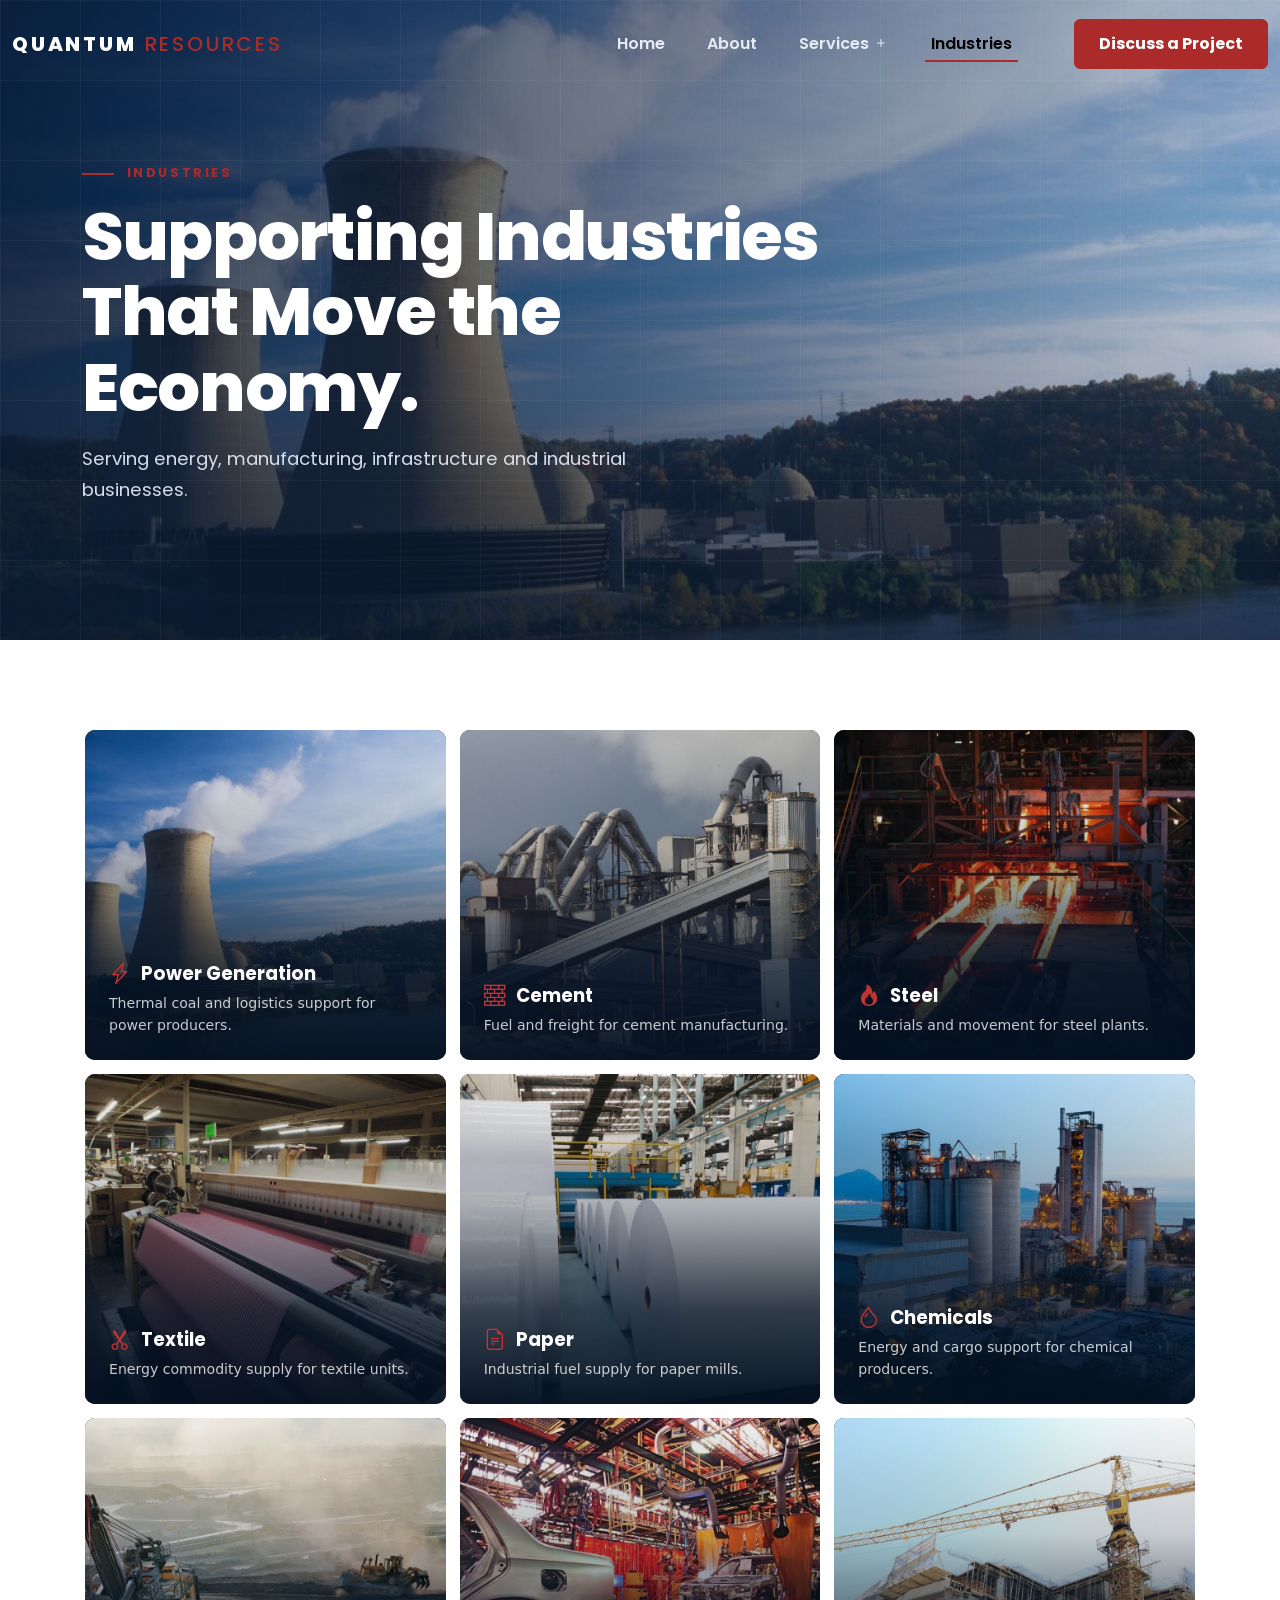
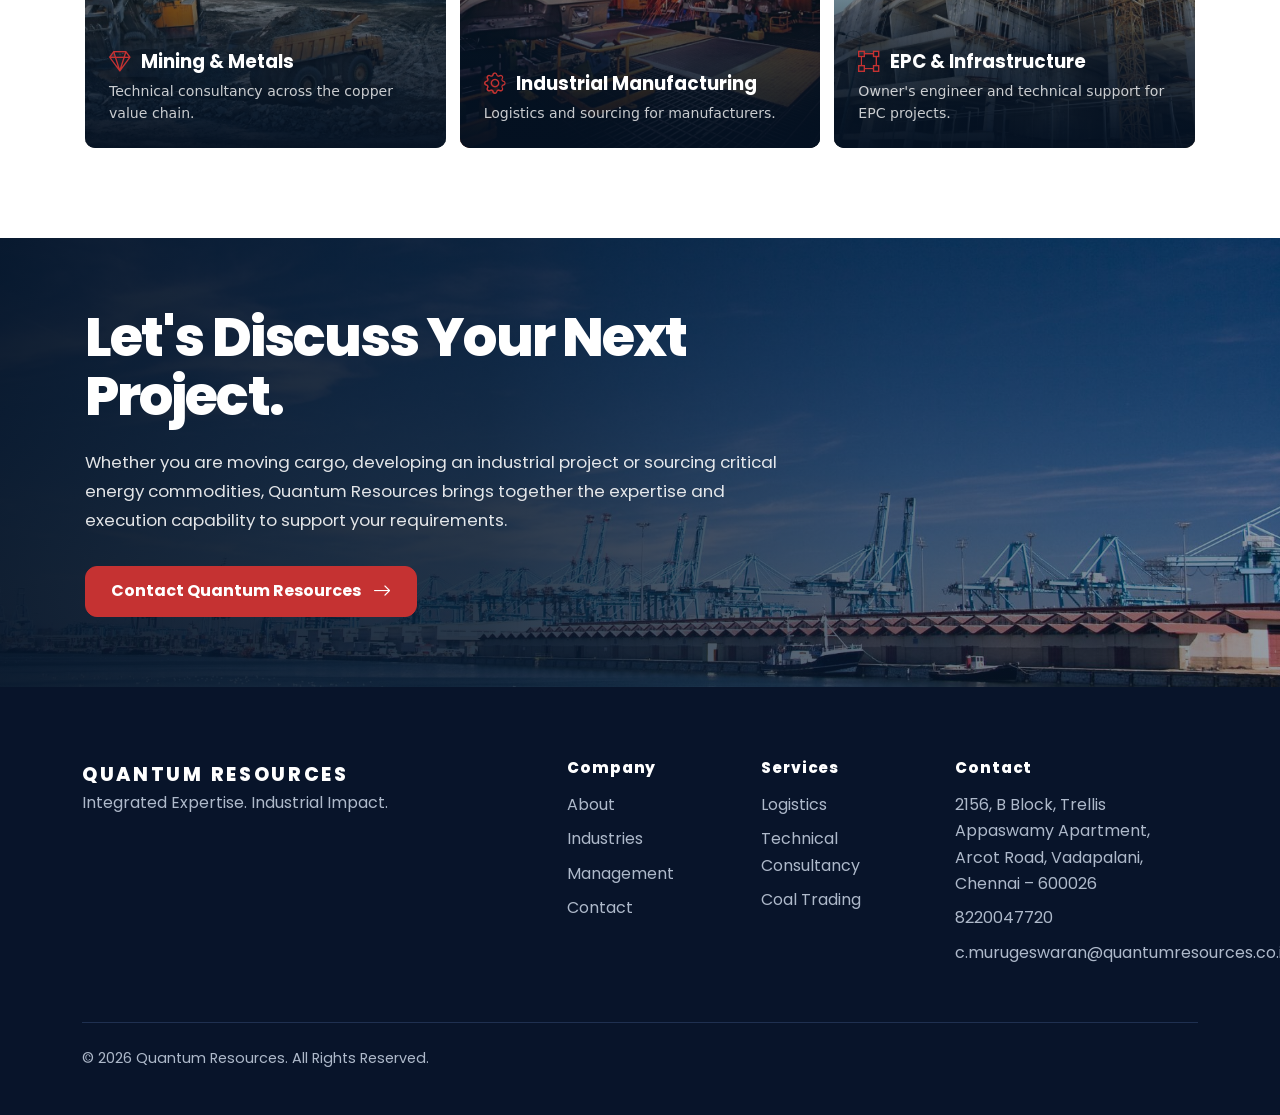
<file: industries.html>
<!DOCTYPE html>
<html lang="en">

<head>
    <meta charset="utf-8">
    <meta name="viewport" content="width=device-width, initial-scale=1">
    <title>Industries | Quantum Resources</title>
    <meta name="description"
        content="Power, cement, steel, textile, paper, chemicals, mining and EPC industries served by Quantum Resources.">
    <meta name="keywords" content="logistics, technical consultancy, coal trading, copper, Chennai, Quantum Resources">
    <meta property="og:title" content="Industries | Quantum Resources">
    <meta property="og:description"
        content="Power, cement, steel, textile, paper, chemicals, mining and EPC industries served by Quantum Resources.">
    <meta property="og:type" content="website">
    <link rel="stylesheet" href="https://cdn.jsdelivr.net/npm/bootstrap@5.3.3/dist/css/bootstrap.min.css"
        crossorigin="anonymous">
    <link rel="stylesheet" href="https://cdn.jsdelivr.net/npm/bootstrap-icons@1.11.3/font/bootstrap-icons.min.css">
    <link rel="preconnect" href="https://fonts.googleapis.com">
    <link rel="preconnect" href="https://fonts.gstatic.com" crossorigin>

    <link href="https://fonts.googleapis.com/css2?family=Poppins:wght@300;400;500;600;700;800&display=swap"
        rel="stylesheet">
    <link rel="canonical" href="https://www.quantumresources.co.in/industries.html">
    <link rel="stylesheet" href="css/style.css">
    <link rel="stylesheet" href="css/animations.css">
    <link rel="stylesheet" href="css/responsive.css">
    <link rel="stylesheet" href="css/navbar.css">
    <link rel="stylesheet" href="css/hero.css">
    <link rel="stylesheet" href="css/services.css">
    <link rel="stylesheet" href="css/logistics.css">
    <link rel="stylesheet" href="css/consultancy.css">
    <link rel="stylesheet" href="css/coal-trading.css">
    <link rel="stylesheet" href="css/industries.css">
    <link rel="stylesheet" href="css/management.css">
    <link rel="stylesheet" href="css/contact.css">
    <link rel="stylesheet" href="css/footer.css">
</head>

<body data-page="industries">
    <header id="site-header" class="site-header">
        <nav class="navbar navbar-expand-lg" aria-label="Main">
            <div class="container">
                <a class="navbar-brand" href="index.html">QUANTUM<span>RESOURCES</span></a>
                <button class="navbar-toggler" type="button" data-bs-toggle="collapse" data-bs-target="#mainNav"
                    aria-controls="mainNav" aria-expanded="false" aria-label="Toggle navigation"><span
                        class="bar"></span><span class="bar"></span><span class="bar"></span></button>
                <div class="collapse navbar-collapse" id="mainNav">
                    <ul class="navbar-nav ms-auto align-items-lg-center">
                        <li class="nav-item"><a class="nav-link" href="index.html" data-p="index">Home</a></li>
                        <li class="nav-item"><a class="nav-link" href="about.html" data-p="about">About</a></li>
                        <li class="nav-item has-mega"><a class="nav-link mega-toggle" href="services.html"
                                data-p="services logistics technical-consultancy coal-trading" aria-haspopup="true"
                                aria-expanded="false">Services <i class="bi bi-plus"></i></a>
                            <div class="mega" id="mega">
                                <div class="container">
                                    <div class="row g-0">
                                        <div class="col-lg-9">
                                            <div class="row g-0">
                                                <div class="col-lg-4">
                                                    <div class="mc" data-img="assets/images/logistics/sea-freight.jpg"
                                                        data-alt="Container vessel at port"><span class="mn">01</span><a
                                                            class="mt" href="logistics.html">Logistics <i
                                                                class="bi bi-arrow-right"></i></a>
                                                        <p>Connecting cargo across global supply chains.</p>
                                                        <ul>
                                                            <li><a href="logistics.html">Freight Forwarding</a></li>
                                                            <li><a href="logistics.html">Sea Freight</a></li>
                                                            <li><a href="logistics.html">Air Freight</a></li>
                                                            <li><a href="logistics.html">Land Transportation</a></li>
                                                            <li><a href="logistics.html">Customs Clearance</a></li>
                                                            <li><a href="logistics.html">Warehousing</a></li>
                                                        </ul>
                                                    </div>
                                                </div>
                                                <div class="col-lg-4">
                                                    <div class="mc"
                                                        data-img="assets/images/technical-consultancy/copper-smelting.jpg"
                                                        data-alt="Copper smelting facility"><span class="mn">02</span><a
                                                            class="mt" href="technical-consultancy.html">Technical
                                                            Consultancy <i class="bi bi-arrow-right"></i></a>
                                                        <p>Engineering expertise for copper projects.</p>
                                                        <ul>
                                                            <li><a href="technical-consultancy.html">Copper Anode</a>
                                                            </li>
                                                            <li><a href="technical-consultancy.html">Copper Cathode</a>
                                                            </li>
                                                            <li><a href="technical-consultancy.html">Copper Rod</a></li>
                                                            <li><a href="technical-consultancy.html">Owner&#39;s
                                                                    Engineer</a></li>
                                                            <li><a href="technical-consultancy.html">Feasibility
                                                                    Studies</a></li>
                                                            <li><a href="technical-consultancy.html">Plant
                                                                    Engineering</a></li>
                                                        </ul>
                                                    </div>
                                                </div>
                                                <div class="col-lg-4">
                                                    <div class="mc" data-img="assets/images/coal-trading/coal-port.jpg"
                                                        data-alt="Bulk coal port"><span class="mn">03</span><a
                                                            class="mt" href="coal-trading.html">Coal Trading <i
                                                                class="bi bi-arrow-right"></i></a>
                                                        <p>Reliable sourcing for industrial energy.</p>
                                                        <ul>
                                                            <li><a href="coal-trading.html">Thermal Coal</a></li>
                                                            <li><a href="coal-trading.html">Sourcing</a></li>
                                                            <li><a href="coal-trading.html">Logistics</a></li>
                                                            <li><a href="coal-trading.html">Market Intelligence</a></li>
                                                            <li><a href="coal-trading.html">Commercial Solutions</a>
                                                            </li>
                                                        </ul>
                                                    </div>
                                                </div>
                                            </div>
                                        </div>
                                        <div class="col-lg-3 d-none d-lg-block">
                                            <div class="mprev"><img id="megaImg"
                                                    src="assets/images/logistics/sea-freight.jpg"
                                                    alt="Container vessel at port" width="400" height="300"></div>
                                        </div>
                                    </div>
                                </div>
                            </div>
                        </li>
                        <li class="nav-item"><a class="nav-link" href="industries.html"
                                data-p="industries">Industries</a></li>
                       
                        <li class="nav-item ms-lg-3"><a class="btn btn-qr" href="contact.html">Discuss a Project</a>
                        </li>
                    </ul>
                </div>
            </div>
        </nav>
    </header>
    <main>
        <section class="page-hero" aria-labelledby="hero-title">
            <div class="page-hero-media"><!--
PAGE HERO IMAGE
FILE: assets/images/industries/power-plant.jpg
RECOMMENDED REAL PHOTO: Power generation plant / industrial skyline
RECOMMENDED SIZE: 1920x1080
ASPECT RATIO: 16:9
STATUS: PLACEHOLDER
--><img src="assets/images/industries/power-plant.jpg" width="1920" height="1080"
                    alt="Power generation plant with cooling towers and stacks" class="pos-center-center"></div>
            <div class="page-hero-overlay"></div>
            <div class="page-hero-grid"></div>
            <div class="container page-hero-content"><span class="hero-eyebrow">INDUSTRIES</span>
                <h1 id="hero-title">Supporting Industries That Move the Economy.</h1>
                <p>Serving energy, manufacturing, infrastructure and industrial businesses.</p>
            </div>
        </section>
       <section class="qr-industries-section">
    <div class="qr-industries-container">

        <div class="qr-industries-grid">

            <!-- Power Generation -->
            <article class="qr-industry-card">
                <img
                    width="1200"
                    height="800"
                    src="assets/images/industries/power-plant.jpg"
                    alt="Power Generation industrial environment"
                    loading="lazy">

                <div class="qr-industry-overlay"></div>

                <div class="qr-industry-content">
                    <div class="qr-industry-title">
                        <i class="bi bi-lightning-charge"></i>
                        <span>Power Generation</span>
                    </div>

                    <small>
                        Thermal coal and logistics support for power producers.
                    </small>
                </div>
            </article>


            <!-- Cement -->
            <article class="qr-industry-card">
                <img
                    width="1200"
                    height="800"
                    src="assets/images/industries/cement-plant.jpg"
                    alt="Cement industrial environment"
                    loading="lazy">

                <div class="qr-industry-overlay"></div>

                <div class="qr-industry-content">
                    <div class="qr-industry-title">
                        <i class="bi bi-bricks"></i>
                        <span>Cement</span>
                    </div>

                    <small>
                        Fuel and freight for cement manufacturing.
                    </small>
                </div>
            </article>


            <!-- Steel -->
            <article class="qr-industry-card">
                <img
                    width="1200"
                    height="800"
                    src="assets/images/industries/steel-plant.jpg"
                    alt="Steel industrial environment"
                    loading="lazy">

                <div class="qr-industry-overlay"></div>

                <div class="qr-industry-content">
                    <div class="qr-industry-title">
                        <i class="bi bi-fire"></i>
                        <span>Steel</span>
                    </div>

                    <small>
                        Materials and movement for steel plants.
                    </small>
                </div>
            </article>


            <!-- Textile -->
            <article class="qr-industry-card">
                <img
                    width="1200"
                    height="800"
                    src="assets/images/industries/textile-industry.jpg"
                    alt="Textile industrial environment"
                    loading="lazy">

                <div class="qr-industry-overlay"></div>

                <div class="qr-industry-content">
                    <div class="qr-industry-title">
                        <i class="bi bi-scissors"></i>
                        <span>Textile</span>
                    </div>

                    <small>
                        Energy commodity supply for textile units.
                    </small>
                </div>
            </article>


            <!-- Paper -->
            <article class="qr-industry-card">
                <img
                    width="1200"
                    height="800"
                    src="assets/images/industries/paper-industry.jpg"
                    alt="Paper industrial environment"
                    loading="lazy">

                <div class="qr-industry-overlay"></div>

                <div class="qr-industry-content">
                    <div class="qr-industry-title">
                        <i class="bi bi-file-earmark-text"></i>
                        <span>Paper</span>
                    </div>

                    <small>
                        Industrial fuel supply for paper mills.
                    </small>
                </div>
            </article>


            <!-- Chemicals -->
            <article class="qr-industry-card">
                <img
                    width="1200"
                    height="800"
                    src="assets/images/industries/chemical-industry.jpg"
                    alt="Chemicals industrial environment"
                    loading="lazy">

                <div class="qr-industry-overlay"></div>

                <div class="qr-industry-content">
                    <div class="qr-industry-title">
                        <i class="bi bi-droplet"></i>
                        <span>Chemicals</span>
                    </div>

                    <small>
                        Energy and cargo support for chemical producers.
                    </small>
                </div>
            </article>


            <!-- Mining & Metals -->
            <article class="qr-industry-card">
                <img
                    width="1200"
                    height="800"
                    src="assets/images/industries/mining-metals.jpg"
                    alt="Mining & Metals industrial environment"
                    loading="lazy">

                <div class="qr-industry-overlay"></div>

                <div class="qr-industry-content">
                    <div class="qr-industry-title">
                        <i class="bi bi-gem"></i>
                        <span>Mining &amp; Metals</span>
                    </div>

                    <small>
                        Technical consultancy across the copper value chain.
                    </small>
                </div>
            </article>


            <!-- Industrial Manufacturing -->
            <article class="qr-industry-card">
                <img
                    width="1200"
                    height="800"
                    src="assets/images/industries/industrial-manufacturing.jpg"
                    alt="Industrial Manufacturing industrial environment"
                    loading="lazy">

                <div class="qr-industry-overlay"></div>

                <div class="qr-industry-content">
                    <div class="qr-industry-title">
                        <i class="bi bi-gear"></i>
                        <span>Industrial Manufacturing</span>
                    </div>

                    <small>
                        Logistics and sourcing for manufacturers.
                    </small>
                </div>
            </article>


            <!-- EPC & Infrastructure -->
            <article class="qr-industry-card">
                <img
                    width="1200"
                    height="800"
                    src="assets/images/industries/epc-infrastructure.jpg"
                    alt="EPC & Infrastructure industrial environment"
                    loading="lazy">

                <div class="qr-industry-overlay"></div>

                <div class="qr-industry-content">
                    <div class="qr-industry-title">
                        <i class="bi bi-bounding-box"></i>
                        <span>EPC &amp; Infrastructure</span>
                    </div>

                    <small>
                        Owner's engineer and technical support for EPC projects.
                    </small>
                </div>
            </article>

        </div>
    </div>
</section>



       <section class="qr-project-cta">

            <div class="qr-project-cta-bg">
                <img width="1920" height="1080" src="assets/images/hero/quantum-industrial-port.jpg"
                    alt="Container port at dusk">
            </div>

            <div class="qr-project-cta-overlay"></div>

            <div class="qr-project-cta-container">

                <h2 class="qr-project-cta-title">
                    Let's Discuss Your Next Project.
                </h2>

                <p class="qr-project-cta-text">
                    Whether you are moving cargo, developing an industrial project
                    or sourcing critical energy commodities, Quantum Resources
                    brings together the expertise and execution capability to
                    support your requirements.
                </p>

                <a class="qr-project-cta-button" href="contact.html">
                    <span>Contact Quantum Resources</span>
                    <i class="bi bi-arrow-right"></i>
                </a>

            </div>

        </section>
    </main>
    <footer class="site-footer">
        <div class="container">
            <div class="row g-5">
                <div class="col-lg-5"><a class="foot-brand" href="index.html">QUANTUM RESOURCES</a>
                    <p>Integrated Expertise. Industrial Impact.</p>
                </div>
                <div class="col-6 col-lg-2">
                    <h2>Company</h2>
                    <ul>
                        <li><a href="about.html">About</a></li>
                        <li><a href="industries.html">Industries</a></li>
                        <li><a href="management.html">Management</a></li>
                        <li><a href="contact.html">Contact</a></li>
                    </ul>
                </div>
                <div class="col-6 col-lg-2">
                    <h2>Services</h2>
                    <ul>
                        <li><a href="logistics.html">Logistics</a></li>
                        <li><a href="technical-consultancy.html">Technical Consultancy</a></li>
                        <li><a href="coal-trading.html">Coal Trading</a></li>
                    </ul>
                </div>
                <div class="col-lg-3">
                    <h2>Contact</h2>
                    <ul>
                       <li>2156, B Block,
                            Trellis Appaswamy Apartment,
                            Arcot Road, Vadapalani,
                            Chennai – 600026</li>
                        <li><a href="tel:8220047720">8220047720</a></li>
                        <li><a
                                href="mailto:c.murugeswaran@quantumresources.co.in">c.murugeswaran@quantumresources.co.in</a>
                        </li>
                    </ul>
                </div>
            </div>
            <p class="copy">&copy; 2026 Quantum Resources. All Rights Reserved.</p>
        </div>
    </footer>
    <button id="toTop" class="to-top" aria-label="Back to top"><i class="bi bi-arrow-up"></i></button>
    <div id="progress" class="progress-line"></div>
    <script src="https://cdn.jsdelivr.net/npm/bootstrap@5.3.3/dist/js/bootstrap.bundle.min.js"
        crossorigin="anonymous"></script>
    <script src="js/main.js"></script>
    <script src="js/navbar.js"></script>
    <script src="js/animations.js"></script>
    <script src="js/contact.js"></script>
</body>

</html>
</file>
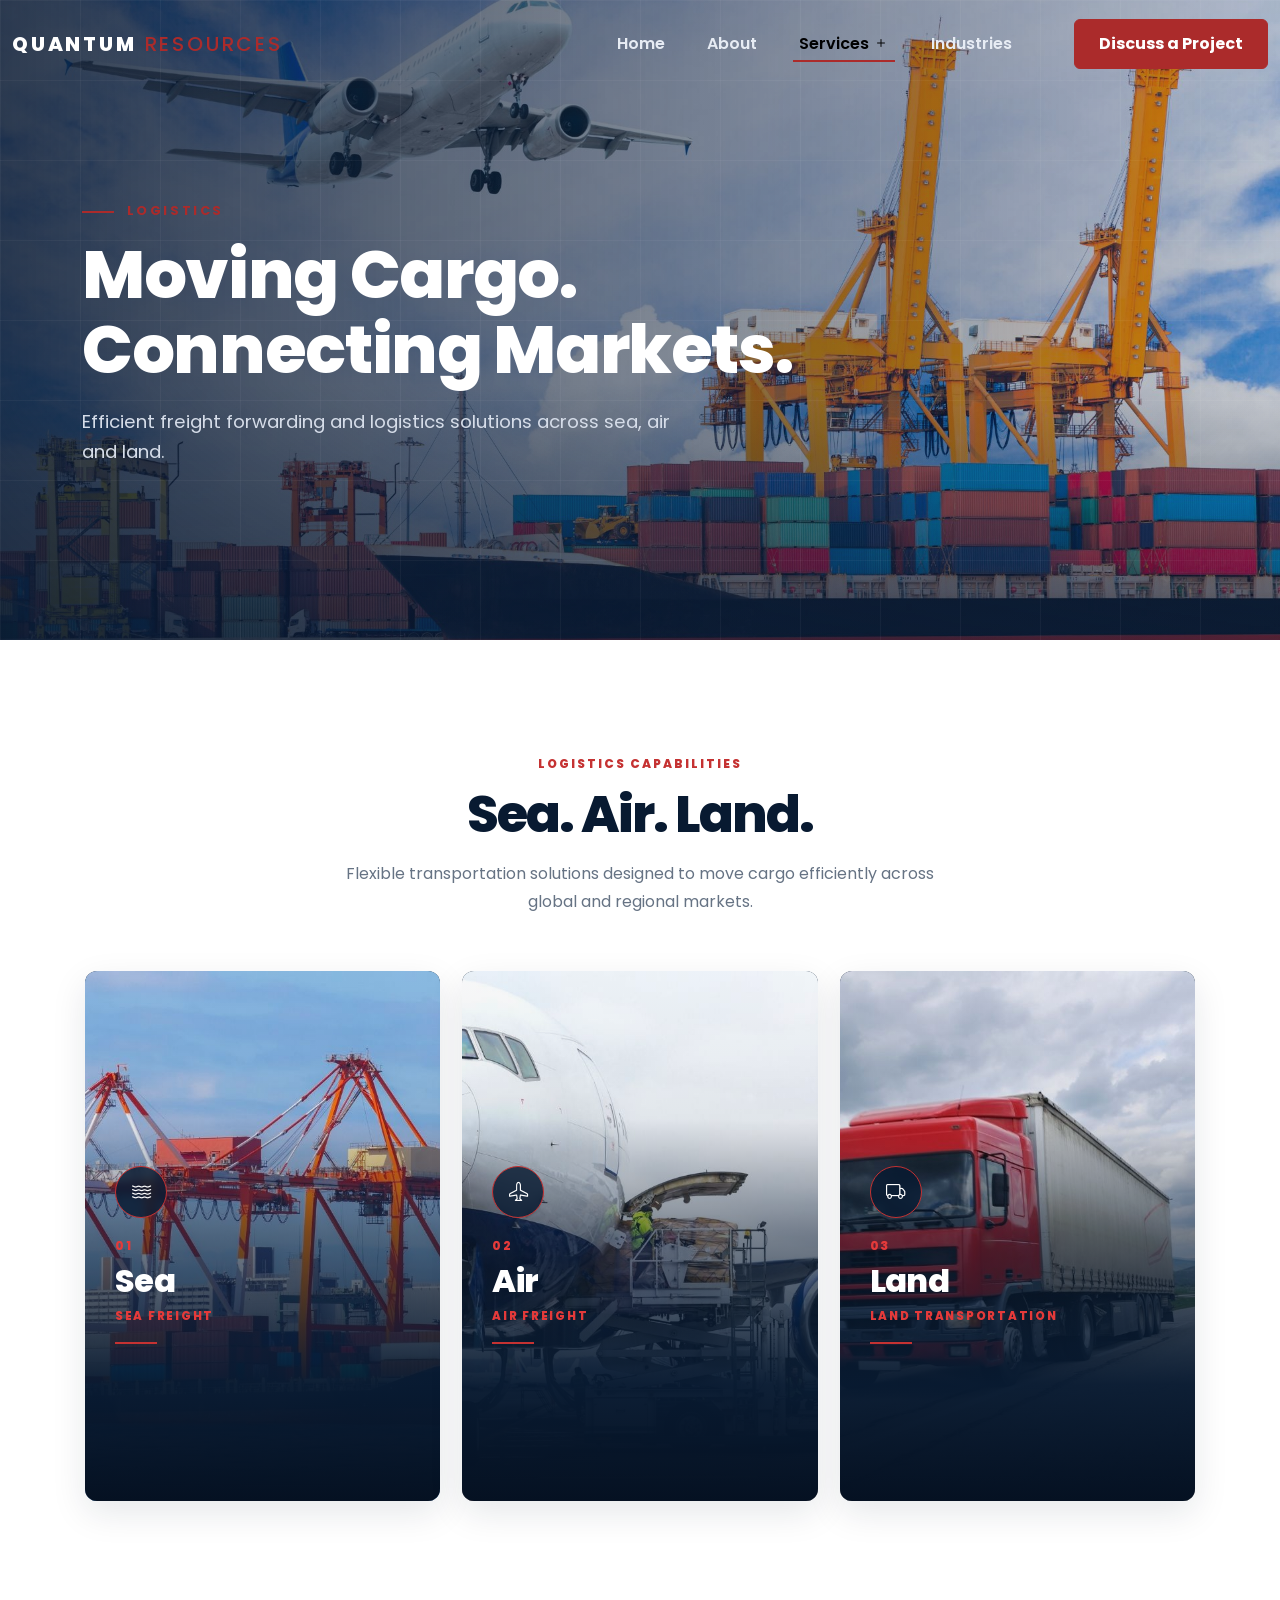
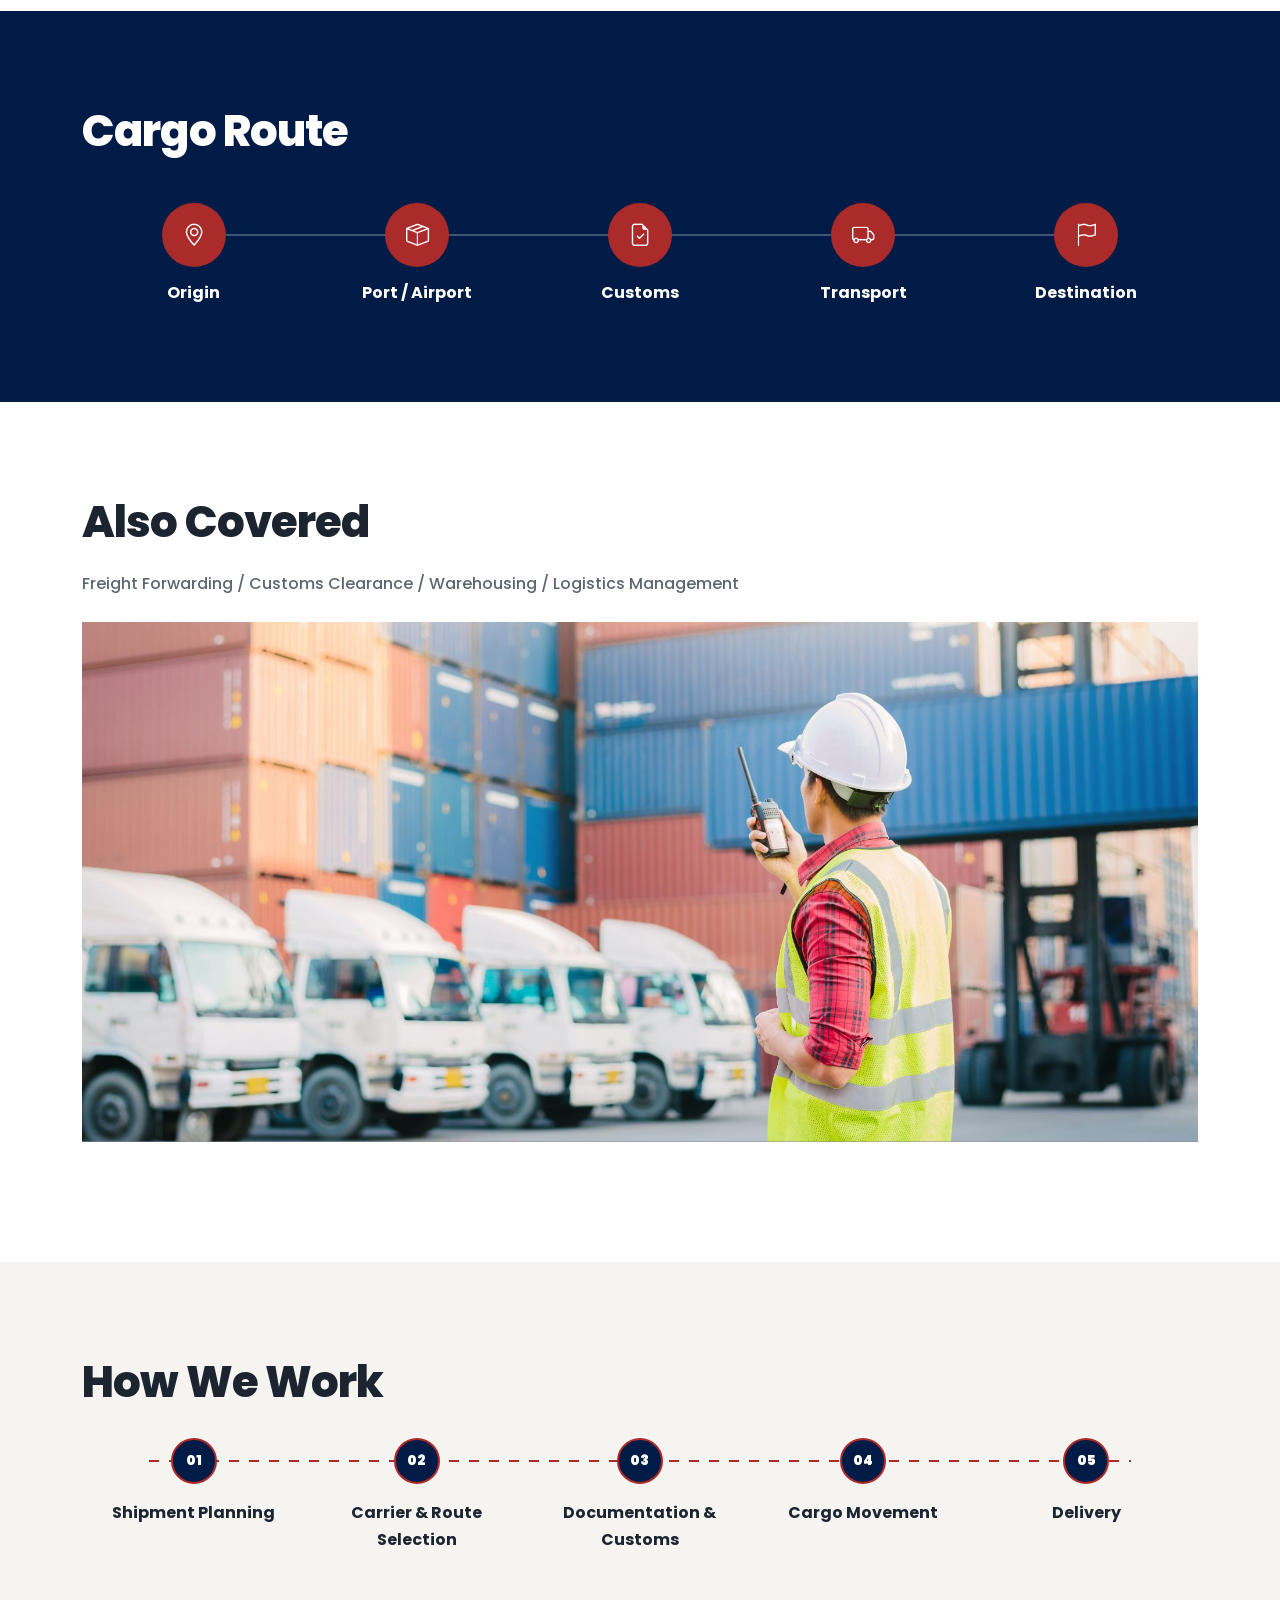
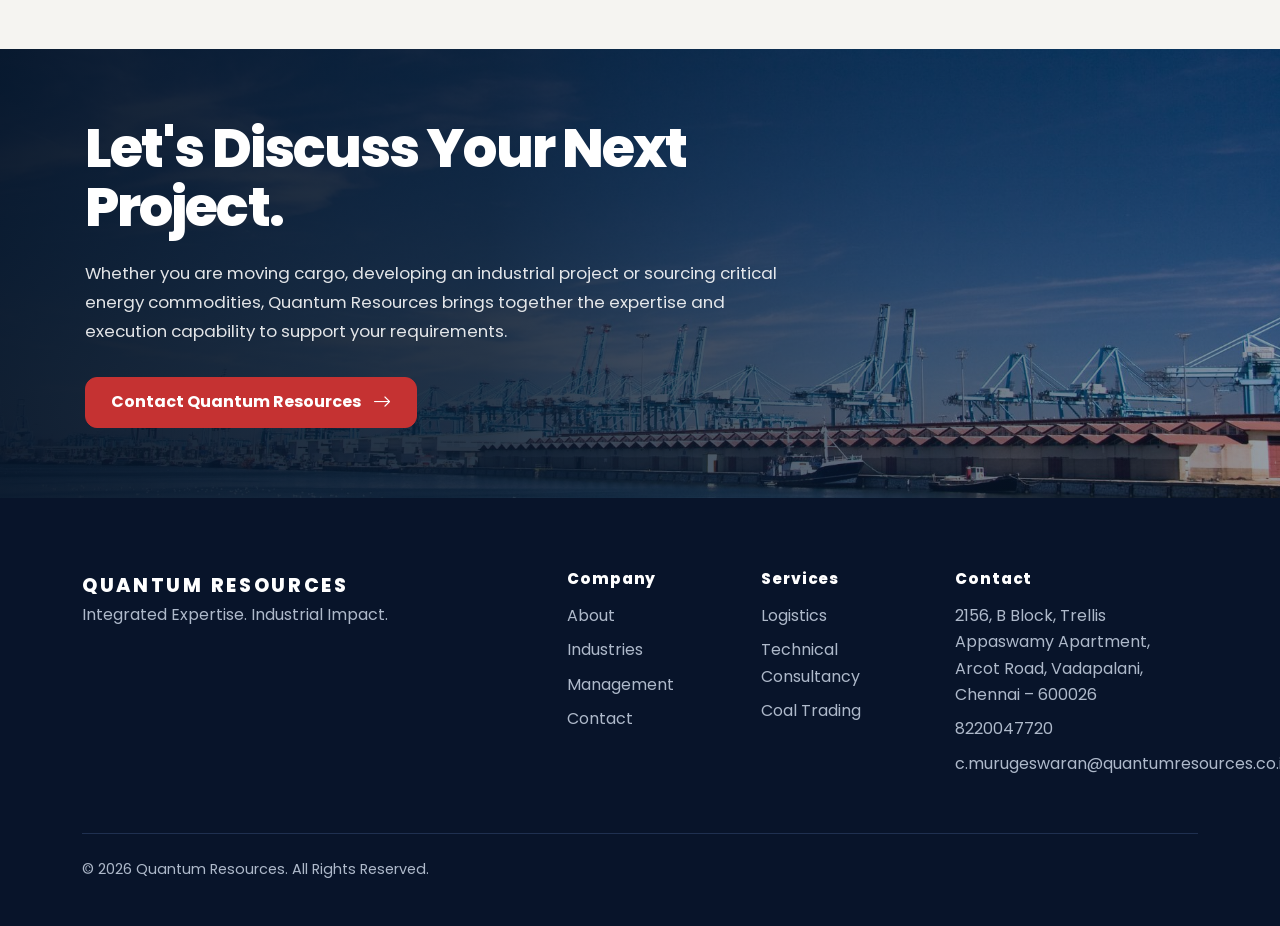
<file: logistics.html>
<!DOCTYPE html>
<html lang="en">

<head>
    <meta charset="utf-8">
    <meta name="viewport" content="width=device-width, initial-scale=1">
    <title>Logistics & Freight Forwarding | Quantum Resources</title>
    <meta name="description"
        content="Sea, air and land freight forwarding, customs clearance, warehousing and logistics management.">
    <meta name="keywords" content="logistics, technical consultancy, coal trading, copper, Chennai, Quantum Resources">
    <meta property="og:title" content="Logistics & Freight Forwarding | Quantum Resources">
    <meta property="og:description"
        content="Sea, air and land freight forwarding, customs clearance, warehousing and logistics management.">
    <meta property="og:type" content="website">
    <link rel="stylesheet" href="https://cdn.jsdelivr.net/npm/bootstrap@5.3.3/dist/css/bootstrap.min.css"
        crossorigin="anonymous">
    <link rel="stylesheet" href="https://cdn.jsdelivr.net/npm/bootstrap-icons@1.11.3/font/bootstrap-icons.min.css">
    <link rel="preconnect" href="https://fonts.googleapis.com">
    <link rel="preconnect" href="https://fonts.gstatic.com" crossorigin>

    <link href="https://fonts.googleapis.com/css2?family=Poppins:wght@300;400;500;600;700;800&display=swap"
        rel="stylesheet">
    <link rel="canonical" href="https://www.quantumresources.co.in/logistics.html">
    <link rel="stylesheet" href="css/style.css">
    <link rel="stylesheet" href="css/animations.css">
    <link rel="stylesheet" href="css/responsive.css">
    <link rel="stylesheet" href="css/navbar.css">
    <link rel="stylesheet" href="css/hero.css">
    <link rel="stylesheet" href="css/services.css">
    <link rel="stylesheet" href="css/logistics.css">
    <link rel="stylesheet" href="css/consultancy.css">
    <link rel="stylesheet" href="css/coal-trading.css">
    <link rel="stylesheet" href="css/industries.css">
    <link rel="stylesheet" href="css/management.css">
    <link rel="stylesheet" href="css/contact.css">
    <link rel="stylesheet" href="css/footer.css">
    <link rel="stylesheet" href="css/transport-cards.css">
</head>

<body data-page="logistics">
    <header id="site-header" class="site-header">
        <nav class="navbar navbar-expand-lg" aria-label="Main">
            <div class="container">
                <a class="navbar-brand" href="index.html">QUANTUM<span>RESOURCES</span></a>
                <button class="navbar-toggler" type="button" data-bs-toggle="collapse" data-bs-target="#mainNav"
                    aria-controls="mainNav" aria-expanded="false" aria-label="Toggle navigation"><span
                        class="bar"></span><span class="bar"></span><span class="bar"></span></button>
                <div class="collapse navbar-collapse" id="mainNav">
                    <ul class="navbar-nav ms-auto align-items-lg-center">
                        <li class="nav-item"><a class="nav-link" href="index.html" data-p="index">Home</a></li>
                        <li class="nav-item"><a class="nav-link" href="about.html" data-p="about">About</a></li>
                        <li class="nav-item has-mega"><a class="nav-link mega-toggle" href="services.html"
                                data-p="services logistics technical-consultancy coal-trading" aria-haspopup="true"
                                aria-expanded="false">Services <i class="bi bi-plus"></i></a>
                            <div class="mega" id="mega">
                                <div class="container">
                                    <div class="row g-0">
                                        <div class="col-lg-9">
                                            <div class="row g-0">
                                                <div class="col-lg-4">
                                                    <div class="mc" data-img="assets/images/logistics/sea-freight.jpg"
                                                        data-alt="Container vessel at port"><span class="mn">01</span><a
                                                            class="mt" href="logistics.html">Logistics <i
                                                                class="bi bi-arrow-right"></i></a>
                                                        <p>Connecting cargo across global supply chains.</p>
                                                        <ul>
                                                            <li><a href="logistics.html">Freight Forwarding</a></li>
                                                            <li><a href="logistics.html">Sea Freight</a></li>
                                                            <li><a href="logistics.html">Air Freight</a></li>
                                                            <li><a href="logistics.html">Land Transportation</a></li>
                                                            <li><a href="logistics.html">Customs Clearance</a></li>
                                                            <li><a href="logistics.html">Warehousing</a></li>
                                                        </ul>
                                                    </div>
                                                </div>
                                                <div class="col-lg-4">
                                                    <div class="mc"
                                                        data-img="assets/images/technical-consultancy/copper-smelting.jpg"
                                                        data-alt="Copper smelting facility"><span class="mn">02</span><a
                                                            class="mt" href="technical-consultancy.html">Technical
                                                            Consultancy <i class="bi bi-arrow-right"></i></a>
                                                        <p>Engineering expertise for copper projects.</p>
                                                        <ul>
                                                            <li><a href="technical-consultancy.html">Copper Anode</a>
                                                            </li>
                                                            <li><a href="technical-consultancy.html">Copper Cathode</a>
                                                            </li>
                                                            <li><a href="technical-consultancy.html">Copper Rod</a></li>
                                                            <li><a href="technical-consultancy.html">Owner&#39;s
                                                                    Engineer</a></li>
                                                            <li><a href="technical-consultancy.html">Feasibility
                                                                    Studies</a></li>
                                                            <li><a href="technical-consultancy.html">Plant
                                                                    Engineering</a></li>
                                                        </ul>
                                                    </div>
                                                </div>
                                                <div class="col-lg-4">
                                                    <div class="mc" data-img="assets/images/coal-trading/coal-port.jpg"
                                                        data-alt="Bulk coal port"><span class="mn">03</span><a
                                                            class="mt" href="coal-trading.html">Coal Trading <i
                                                                class="bi bi-arrow-right"></i></a>
                                                        <p>Reliable sourcing for industrial energy.</p>
                                                        <ul>
                                                            <li><a href="coal-trading.html">Thermal Coal</a></li>
                                                            <li><a href="coal-trading.html">Sourcing</a></li>
                                                            <li><a href="coal-trading.html">Logistics</a></li>
                                                            <li><a href="coal-trading.html">Market Intelligence</a></li>
                                                            <li><a href="coal-trading.html">Commercial Solutions</a>
                                                            </li>
                                                        </ul>
                                                    </div>
                                                </div>
                                            </div>
                                        </div>
                                        <div class="col-lg-3 d-none d-lg-block">
                                            <div class="mprev"><img id="megaImg"
                                                    src="assets/images/logistics/sea-freight.jpg"
                                                    alt="Container vessel at port" width="400" height="300"></div>
                                        </div>
                                    </div>
                                </div>
                            </div>
                        </li>
                        <li class="nav-item"><a class="nav-link" href="industries.html"
                                data-p="industries">Industries</a></li>

                        <li class="nav-item ms-lg-3"><a class="btn btn-qr" href="contact.html">Discuss a Project</a>
                        </li>
                    </ul>
                </div>
            </div>
        </nav>
    </header>
    <main>
        <section class="page-hero" aria-labelledby="hero-title">
            <div class="page-hero-media"><!--
PAGE HERO IMAGE
FILE: assets/images/logistics/container-port.jpg
RECOMMENDED REAL PHOTO: Container vessel / international cargo port
RECOMMENDED SIZE: 1920x1080
ASPECT RATIO: 16:9
STATUS: PLACEHOLDER
--><img src="assets/images/logistics/container-port.jpg" width="1920" height="1080"
                    alt="Container vessel operating at an international cargo port" class="pos-center-center"></div>
            <div class="page-hero-overlay"></div>
            <div class="page-hero-grid"></div>
            <div class="container page-hero-content"><span class="hero-eyebrow">LOGISTICS</span>
                <h1 id="hero-title">Moving Cargo. Connecting Markets.</h1>
                <p>Efficient freight forwarding and logistics solutions across sea, air and land.</p>
            </div>
        </section>
        <section class="qr-transport-section">

            <div class="qr-transport-container">

                <!-- SECTION HEADER -->
                <div class="qr-transport-header">
                    <span class="qr-transport-eyebrow">LOGISTICS CAPABILITIES</span>

                    <h2>Sea. Air. Land.</h2>

                    <p>
                        Flexible transportation solutions designed to move cargo
                        efficiently across global and regional markets.
                    </p>
                </div>


                <!-- CARDS -->
                <div class="qr-transport-grid">


                    <!-- SEA -->
                    <article class="qr-transport-card">

                        <div class="qr-transport-image">
                            <img src="assets/images/logistics/sea.jpg" alt="Sea freight container vessel"
                                loading="lazy">
                        </div>

                        <div class="qr-transport-overlay"></div>

                        <div class="qr-transport-content">

                            <div class="qr-transport-icon">
                                <i class="bi bi-water"></i>
                            </div>

                            <span class="qr-transport-number">01</span>

                            <h3>Sea</h3>

                            <span class="qr-transport-label">
                                SEA FREIGHT
                            </span>

                            <div class="qr-transport-line"></div>

                            <p>
                                Reliable and cost-effective sea freight solutions
                                for global cargo movement.
                            </p>

                            <a href="logistics.html" class="qr-transport-arrow" aria-label="Explore Sea Freight">
                                <i class="bi bi-arrow-right"></i>
                            </a>

                        </div>

                    </article>


                    <!-- AIR -->
                    <article class="qr-transport-card">

                        <div class="qr-transport-image">
                            <img src="assets/images/logistics/air.jpg" alt="Air freight cargo aircraft" loading="lazy">
                        </div>

                        <div class="qr-transport-overlay"></div>

                        <div class="qr-transport-content">

                            <div class="qr-transport-icon">
                                <i class="bi bi-airplane"></i>
                            </div>

                            <span class="qr-transport-number">02</span>

                            <h3>Air</h3>

                            <span class="qr-transport-label">
                                AIR FREIGHT
                            </span>

                            <div class="qr-transport-line"></div>

                            <p>
                                Fast and flexible air freight services for
                                time-critical cargo requirements.
                            </p>

                            <a href="logistics.html" class="qr-transport-arrow" aria-label="Explore Air Freight">
                                <i class="bi bi-arrow-right"></i>
                            </a>

                        </div>

                    </article>


                    <!-- LAND -->
                    <article class="qr-transport-card">

                        <div class="qr-transport-image">
                            <img src="assets/images/logistics/road.jpg" alt="Land transportation freight truck"
                                loading="lazy">
                        </div>

                        <div class="qr-transport-overlay"></div>

                        <div class="qr-transport-content">

                            <div class="qr-transport-icon">
                                <i class="bi bi-truck"></i>
                            </div>

                            <span class="qr-transport-number">03</span>

                            <h3>Land</h3>

                            <span class="qr-transport-label">
                                LAND TRANSPORTATION
                            </span>

                            <div class="qr-transport-line"></div>

                            <p>
                                Efficient and secure land transportation across
                                regional and domestic routes.
                            </p>

                            <a href="logistics.html" class="qr-transport-arrow"
                                aria-label="Explore Land Transportation">
                                <i class="bi bi-arrow-right"></i>
                            </a>

                        </div>

                    </article>

                </div>

            </div>

        </section>
        <section class="sec dark">
            <div class="container">
                <h2 class="reveal">Cargo Route</h2>
                <div class="route reveal">
                    <div class="rn"><i class="bi bi-geo-alt"></i><span>Origin</span></div>
                    <div class="rn"><i class="bi bi-box-seam"></i><span>Port / Airport</span></div>
                    <div class="rn"><i class="bi bi-file-earmark-check"></i><span>Customs</span></div>
                    <div class="rn"><i class="bi bi-truck"></i><span>Transport</span></div>
                    <div class="rn"><i class="bi bi-flag"></i><span>Destination</span></div>
                    <div class="route-line"><i></i><i></i><i></i></div>
                </div>
            </div>
        </section>
        <section class="sec qr-also-covered">
            <div class="container">

                <h2 class="reveal">Also Covered</h2>

                <p class="chips">
                    Freight Forwarding /
                    Customs Clearance /
                    Warehousing /
                    Logistics Management
                </p>

                <div class="my-4">
                    <div class="qr-also-image">
                        <img width="1200" height="800" src="assets/images/logistics/customs-clearance.jpg"
                            alt="Container yard during customs clearance" loading="lazy">
                    </div>
                </div>

            </div>
        </section>
        <section class="sec sec-alt">
            <div class="container">
                <h2 class="reveal">How We Work</h2>
                <ol class="flow reveal" data-n="5">
                    <li><b>01</b>Shipment Planning</li>
                    <li><b>02</b>Carrier & Route Selection</li>
                    <li><b>03</b>Documentation & Customs</li>
                    <li><b>04</b>Cargo Movement</li>
                    <li><b>05</b>Delivery</li>
                </ol>
            </div>
        </section>
        <section class="qr-project-cta">

            <div class="qr-project-cta-bg">
                <img width="1920" height="1080" src="assets/images/hero/quantum-industrial-port.jpg"
                    alt="Container port at dusk">
            </div>

            <div class="qr-project-cta-overlay"></div>

            <div class="qr-project-cta-container">

                <h2 class="qr-project-cta-title">
                    Let's Discuss Your Next Project.
                </h2>

                <p class="qr-project-cta-text">
                    Whether you are moving cargo, developing an industrial project
                    or sourcing critical energy commodities, Quantum Resources
                    brings together the expertise and execution capability to
                    support your requirements.
                </p>

                <a class="qr-project-cta-button" href="contact.html">
                    <span>Contact Quantum Resources</span>
                    <i class="bi bi-arrow-right"></i>
                </a>

            </div>

        </section>
    </main>
    <footer class="site-footer">
        <div class="container">
            <div class="row g-5">
                <div class="col-lg-5"><a class="foot-brand" href="index.html">QUANTUM RESOURCES</a>
                    <p>Integrated Expertise. Industrial Impact.</p>
                </div>
                <div class="col-6 col-lg-2">
                    <h2>Company</h2>
                    <ul>
                        <li><a href="about.html">About</a></li>
                        <li><a href="industries.html">Industries</a></li>
                        <li><a href="management.html">Management</a></li>
                        <li><a href="contact.html">Contact</a></li>
                    </ul>
                </div>
                <div class="col-6 col-lg-2">
                    <h2>Services</h2>
                    <ul>
                        <li><a href="logistics.html">Logistics</a></li>
                        <li><a href="technical-consultancy.html">Technical Consultancy</a></li>
                        <li><a href="coal-trading.html">Coal Trading</a></li>
                    </ul>
                </div>
                <div class="col-lg-3">
                    <h2>Contact</h2>
                    <ul>
                        <li>2156, B Block,
                            Trellis Appaswamy Apartment,
                            Arcot Road, Vadapalani,
                            Chennai – 600026</li>
                        <li><a href="tel:8220047720">8220047720</a></li>
                        <li><a
                                href="mailto:c.murugeswaran@quantumresources.co.in">c.murugeswaran@quantumresources.co.in</a>
                        </li>
                    </ul>
                </div>
            </div>
            <p class="copy">&copy; 2026 Quantum Resources. All Rights Reserved.</p>
        </div>
    </footer>
    <button id="toTop" class="to-top" aria-label="Back to top"><i class="bi bi-arrow-up"></i></button>
    <div id="progress" class="progress-line"></div>
    <script src="https://cdn.jsdelivr.net/npm/bootstrap@5.3.3/dist/js/bootstrap.bundle.min.js"
        crossorigin="anonymous"></script>
    <script src="js/main.js"></script>
    <script src="js/navbar.js"></script>
    <script src="js/animations.js"></script>
    <script src="js/contact.js"></script>
</body>

</html>
</file>
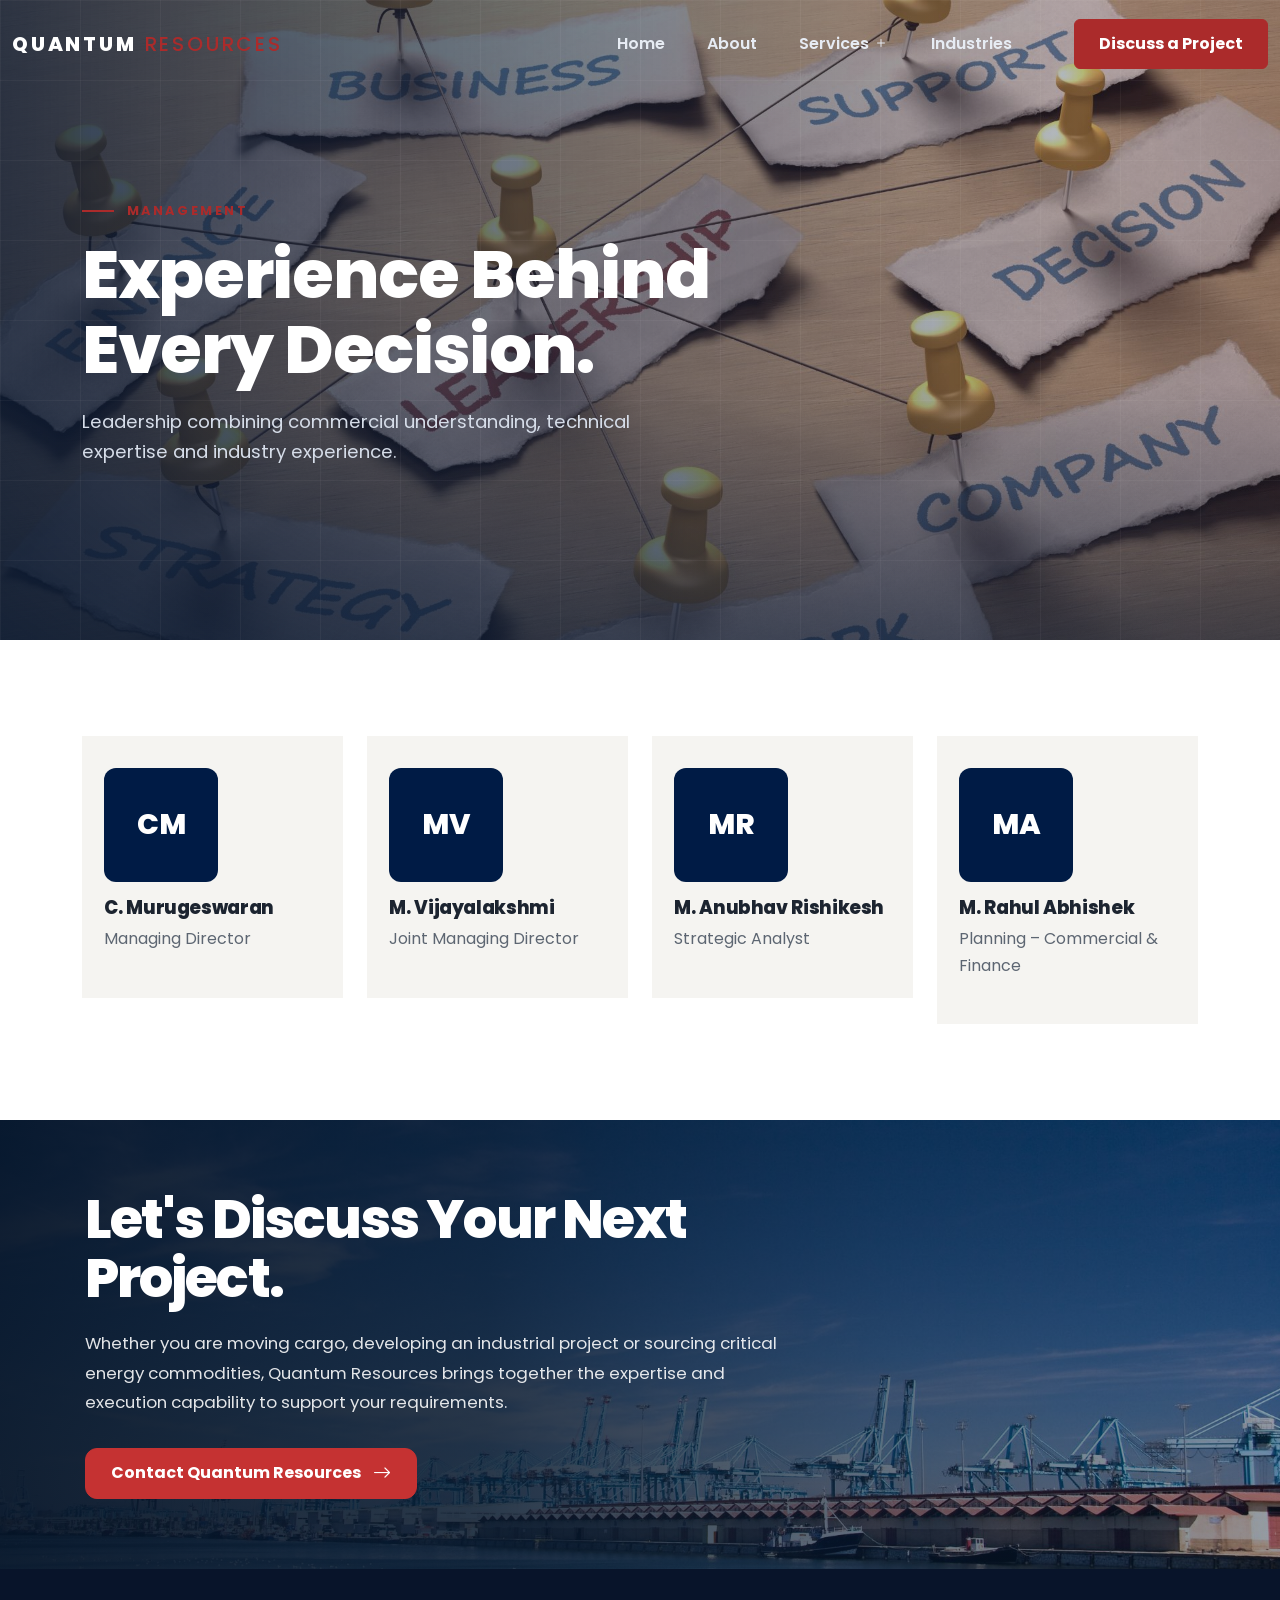
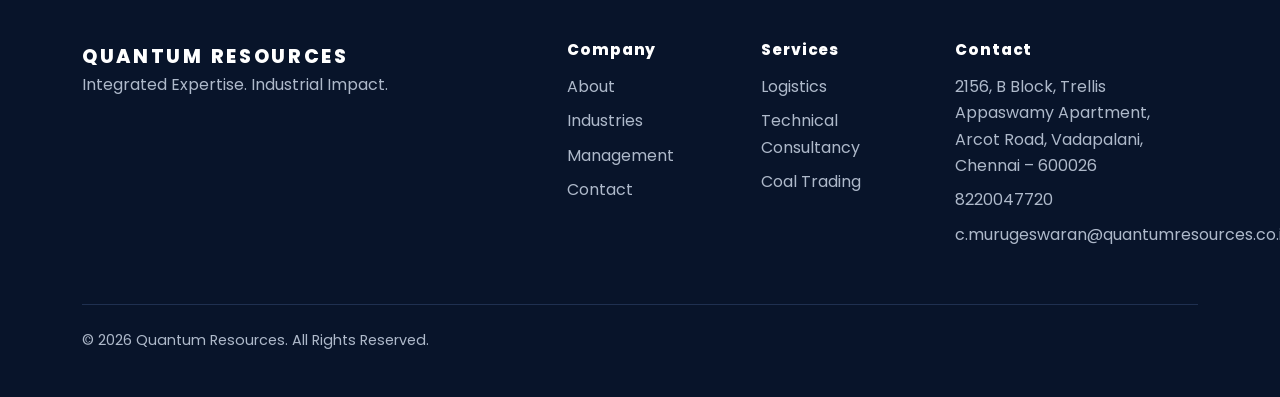
<file: management.html>
<!DOCTYPE html>
<html lang="en">

<head>
    <meta charset="utf-8">
    <meta name="viewport" content="width=device-width, initial-scale=1">
    <title>Management | Quantum Resources</title>
    <meta name="description" content="Meet the Quantum Resources management team.">
    <meta name="keywords" content="logistics, technical consultancy, coal trading, copper, Chennai, Quantum Resources">
    <meta property="og:title" content="Management | Quantum Resources">
    <meta property="og:description" content="Meet the Quantum Resources management team.">
    <meta property="og:type" content="website">
    <link rel="stylesheet" href="https://cdn.jsdelivr.net/npm/bootstrap@5.3.3/dist/css/bootstrap.min.css"
        crossorigin="anonymous">
    <link rel="stylesheet" href="https://cdn.jsdelivr.net/npm/bootstrap-icons@1.11.3/font/bootstrap-icons.min.css">
    <link rel="preconnect" href="https://fonts.googleapis.com">
    <link rel="preconnect" href="https://fonts.gstatic.com" crossorigin>

    <link href="https://fonts.googleapis.com/css2?family=Poppins:wght@300;400;500;600;700;800&display=swap"
        rel="stylesheet">
    <link rel="canonical" href="https://www.quantumresources.co.in/management.html">
    <link rel="stylesheet" href="css/style.css">
    <link rel="stylesheet" href="css/animations.css">
    <link rel="stylesheet" href="css/responsive.css">
    <link rel="stylesheet" href="css/navbar.css">
    <link rel="stylesheet" href="css/hero.css">
    <link rel="stylesheet" href="css/services.css">
    <link rel="stylesheet" href="css/logistics.css">
    <link rel="stylesheet" href="css/consultancy.css">
    <link rel="stylesheet" href="css/coal-trading.css">
    <link rel="stylesheet" href="css/industries.css">
    <link rel="stylesheet" href="css/management.css">
    <link rel="stylesheet" href="css/contact.css">
    <link rel="stylesheet" href="css/footer.css">
</head>

<body data-page="management">
    <header id="site-header" class="site-header">
        <nav class="navbar navbar-expand-lg" aria-label="Main">
            <div class="container">
                <a class="navbar-brand" href="index.html">QUANTUM<span>RESOURCES</span></a>
                <button class="navbar-toggler" type="button" data-bs-toggle="collapse" data-bs-target="#mainNav"
                    aria-controls="mainNav" aria-expanded="false" aria-label="Toggle navigation"><span
                        class="bar"></span><span class="bar"></span><span class="bar"></span></button>
                <div class="collapse navbar-collapse" id="mainNav">
                    <ul class="navbar-nav ms-auto align-items-lg-center">
                        <li class="nav-item"><a class="nav-link" href="index.html" data-p="index">Home</a></li>
                        <li class="nav-item"><a class="nav-link" href="about.html" data-p="about">About</a></li>
                        <li class="nav-item has-mega"><a class="nav-link mega-toggle" href="services.html"
                                data-p="services logistics technical-consultancy coal-trading" aria-haspopup="true"
                                aria-expanded="false">Services <i class="bi bi-plus"></i></a>
                            <div class="mega" id="mega">
                                <div class="container">
                                    <div class="row g-0">
                                        <div class="col-lg-9">
                                            <div class="row g-0">
                                                <div class="col-lg-4">
                                                    <div class="mc" data-img="assets/images/logistics/sea-freight.jpg"
                                                        data-alt="Container vessel at port"><span class="mn">01</span><a
                                                            class="mt" href="logistics.html">Logistics <i
                                                                class="bi bi-arrow-right"></i></a>
                                                        <p>Connecting cargo across global supply chains.</p>
                                                        <ul>
                                                            <li><a href="logistics.html">Freight Forwarding</a></li>
                                                            <li><a href="logistics.html">Sea Freight</a></li>
                                                            <li><a href="logistics.html">Air Freight</a></li>
                                                            <li><a href="logistics.html">Land Transportation</a></li>
                                                            <li><a href="logistics.html">Customs Clearance</a></li>
                                                            <li><a href="logistics.html">Warehousing</a></li>
                                                        </ul>
                                                    </div>
                                                </div>
                                                <div class="col-lg-4">
                                                    <div class="mc"
                                                        data-img="assets/images/technical-consultancy/copper-smelting.jpg"
                                                        data-alt="Copper smelting facility"><span class="mn">02</span><a
                                                            class="mt" href="technical-consultancy.html">Technical
                                                            Consultancy <i class="bi bi-arrow-right"></i></a>
                                                        <p>Engineering expertise for copper projects.</p>
                                                        <ul>
                                                            <li><a href="technical-consultancy.html">Copper Anode</a>
                                                            </li>
                                                            <li><a href="technical-consultancy.html">Copper Cathode</a>
                                                            </li>
                                                            <li><a href="technical-consultancy.html">Copper Rod</a></li>
                                                            <li><a href="technical-consultancy.html">Owner&#39;s
                                                                    Engineer</a></li>
                                                            <li><a href="technical-consultancy.html">Feasibility
                                                                    Studies</a></li>
                                                            <li><a href="technical-consultancy.html">Plant
                                                                    Engineering</a></li>
                                                        </ul>
                                                    </div>
                                                </div>
                                                <div class="col-lg-4">
                                                    <div class="mc" data-img="assets/images/coal-trading/coal-port.jpg"
                                                        data-alt="Bulk coal port"><span class="mn">03</span><a
                                                            class="mt" href="coal-trading.html">Coal Trading <i
                                                                class="bi bi-arrow-right"></i></a>
                                                        <p>Reliable sourcing for industrial energy.</p>
                                                        <ul>
                                                            <li><a href="coal-trading.html">Thermal Coal</a></li>
                                                            <li><a href="coal-trading.html">Sourcing</a></li>
                                                            <li><a href="coal-trading.html">Logistics</a></li>
                                                            <li><a href="coal-trading.html">Market Intelligence</a></li>
                                                            <li><a href="coal-trading.html">Commercial Solutions</a>
                                                            </li>
                                                        </ul>
                                                    </div>
                                                </div>
                                            </div>
                                        </div>
                                        <div class="col-lg-3 d-none d-lg-block">
                                            <div class="mprev"><img id="megaImg"
                                                    src="assets/images/logistics/sea-freight.jpg"
                                                    alt="Container vessel at port" width="400" height="300"></div>
                                        </div>
                                    </div>
                                </div>
                            </div>
                        </li>
                        <li class="nav-item"><a class="nav-link" href="industries.html"
                                data-p="industries">Industries</a></li>
                        
                        <li class="nav-item ms-lg-3"><a class="btn btn-qr" href="contact.html">Discuss a Project</a>
                        </li>
                    </ul>
                </div>
            </div>
        </nav>
    </header>
    <main>
        <section class="page-hero" aria-labelledby="hero-title">
            <div class="page-hero-media"><!--
PAGE HERO IMAGE
FILE: assets/images/about/industrial-team.jpg
RECOMMENDED REAL PHOTO: Professional industrial scene (NOT portraits of the management team)
RECOMMENDED SIZE: 1920x1080
ASPECT RATIO: 16:9
STATUS: PLACEHOLDER
--><img src="assets/images/about/management.jpg" width="1920" height="1080"
                    alt="Industrial site with cranes and containers at dusk" class="pos-center-top"></div>
            <div class="page-hero-overlay"></div>
            <div class="page-hero-grid"></div>
            <div class="container page-hero-content"><span class="hero-eyebrow">MANAGEMENT</span>
                <h1 id="hero-title">Experience Behind Every Decision.</h1>
                <p>Leadership combining commercial understanding, technical expertise and industry experience.</p>
            </div>
        </section>
        <section class="sec ">
            <div class="container">
                <div class="row g-4">
                    <div class="col-6 col-lg-3 reveal" data-d="0">
                        <div class="person"><span class="ini">CM</span>
                            <h3>C. Murugeswaran</h3>
                            <p>Managing Director</p>
                        </div>
                    </div>
                    <div class="col-6 col-lg-3 reveal" data-d="1">
                        <div class="person"><span class="ini">MV</span>
                            <h3>M. Vijayalakshmi</h3>
                            <p>Joint Managing Director</p>
                        </div>
                    </div>
                    <div class="col-6 col-lg-3 reveal" data-d="2">
                        <div class="person"><span class="ini">MR</span>
                            <h3>M. Anubhav Rishikesh</h3>
                            <p>Strategic Analyst</p>
                        </div>
                    </div>
                    <div class="col-6 col-lg-3 reveal" data-d="3">
                        <div class="person"><span class="ini">MA</span>
                            <h3>M. Rahul Abhishek</h3>
                            <p>Planning – Commercial & Finance</p>
                        </div>
                    </div>
                </div>
            </div>
        </section>
        <section class="qr-project-cta">

            <div class="qr-project-cta-bg">
                <img width="1920" height="1080" src="assets/images/hero/quantum-industrial-port.jpg"
                    alt="Container port at dusk">
            </div>

            <div class="qr-project-cta-overlay"></div>

            <div class="qr-project-cta-container">

                <h2 class="qr-project-cta-title">
                    Let's Discuss Your Next Project.
                </h2>

                <p class="qr-project-cta-text">
                    Whether you are moving cargo, developing an industrial project
                    or sourcing critical energy commodities, Quantum Resources
                    brings together the expertise and execution capability to
                    support your requirements.
                </p>

                <a class="qr-project-cta-button" href="contact.html">
                    <span>Contact Quantum Resources</span>
                    <i class="bi bi-arrow-right"></i>
                </a>

            </div>

        </section>
    </main>
    <footer class="site-footer">
        <div class="container">
            <div class="row g-5">
                <div class="col-lg-5"><a class="foot-brand" href="index.html">QUANTUM RESOURCES</a>
                    <p>Integrated Expertise. Industrial Impact.</p>
                </div>
                <div class="col-6 col-lg-2">
                    <h2>Company</h2>
                    <ul>
                        <li><a href="about.html">About</a></li>
                        <li><a href="industries.html">Industries</a></li>
                        <li><a href="management.html">Management</a></li>
                        <li><a href="contact.html">Contact</a></li>
                    </ul>
                </div>
                <div class="col-6 col-lg-2">
                    <h2>Services</h2>
                    <ul>
                        <li><a href="logistics.html">Logistics</a></li>
                        <li><a href="technical-consultancy.html">Technical Consultancy</a></li>
                        <li><a href="coal-trading.html">Coal Trading</a></li>
                    </ul>
                </div>
                <div class="col-lg-3">
                    <h2>Contact</h2>
                    <ul>
                       <li>2156, B Block,
                            Trellis Appaswamy Apartment,
                            Arcot Road, Vadapalani,
                            Chennai – 600026</li>
                        <li><a href="tel:8220047720">8220047720</a></li>
                        <li><a
                                href="mailto:c.murugeswaran@quantumresources.co.in">c.murugeswaran@quantumresources.co.in</a>
                        </li>
                    </ul>
                </div>
            </div>
            <p class="copy">&copy; 2026 Quantum Resources. All Rights Reserved.</p>
        </div>
    </footer>
    <button id="toTop" class="to-top" aria-label="Back to top"><i class="bi bi-arrow-up"></i></button>
    <div id="progress" class="progress-line"></div>
    <script src="https://cdn.jsdelivr.net/npm/bootstrap@5.3.3/dist/js/bootstrap.bundle.min.js"
        crossorigin="anonymous"></script>
    <script src="js/main.js"></script>
    <script src="js/navbar.js"></script>
    <script src="js/animations.js"></script>
    <script src="js/contact.js"></script>
</body>

</html>
</file>
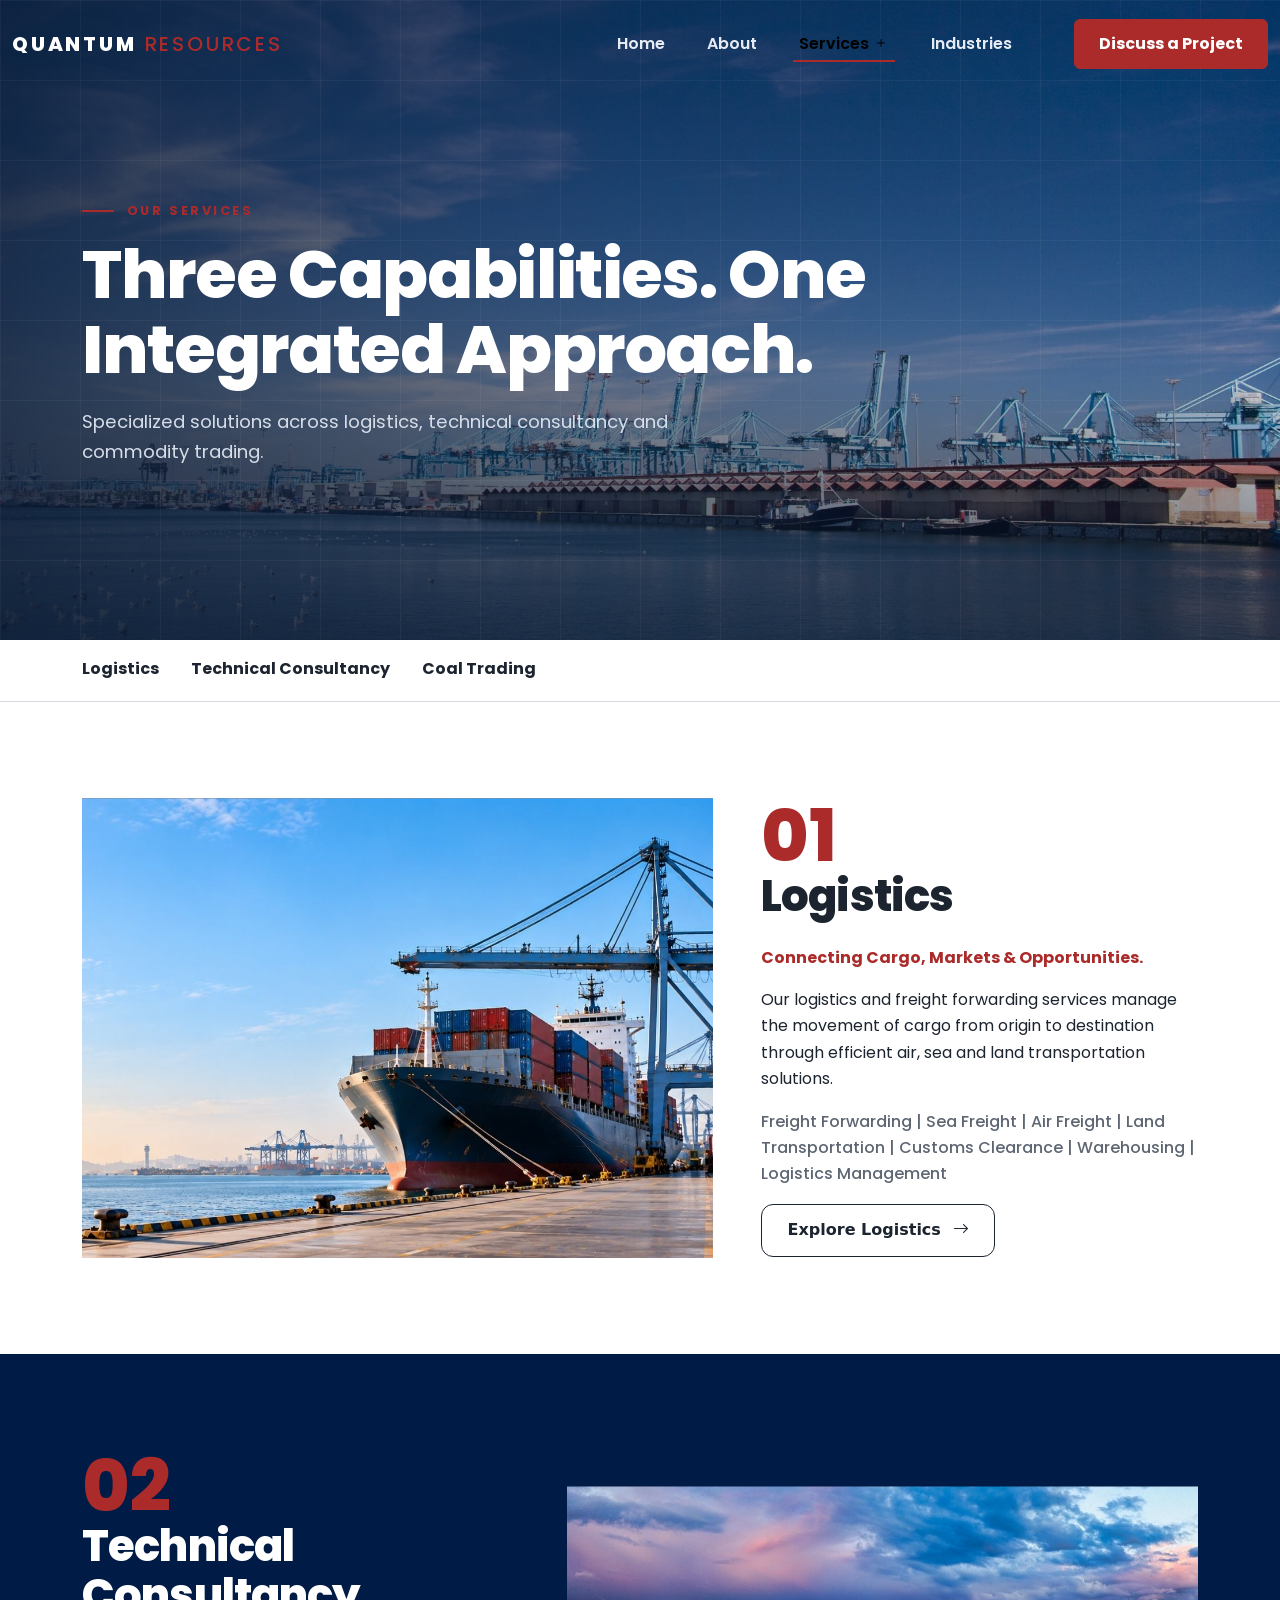
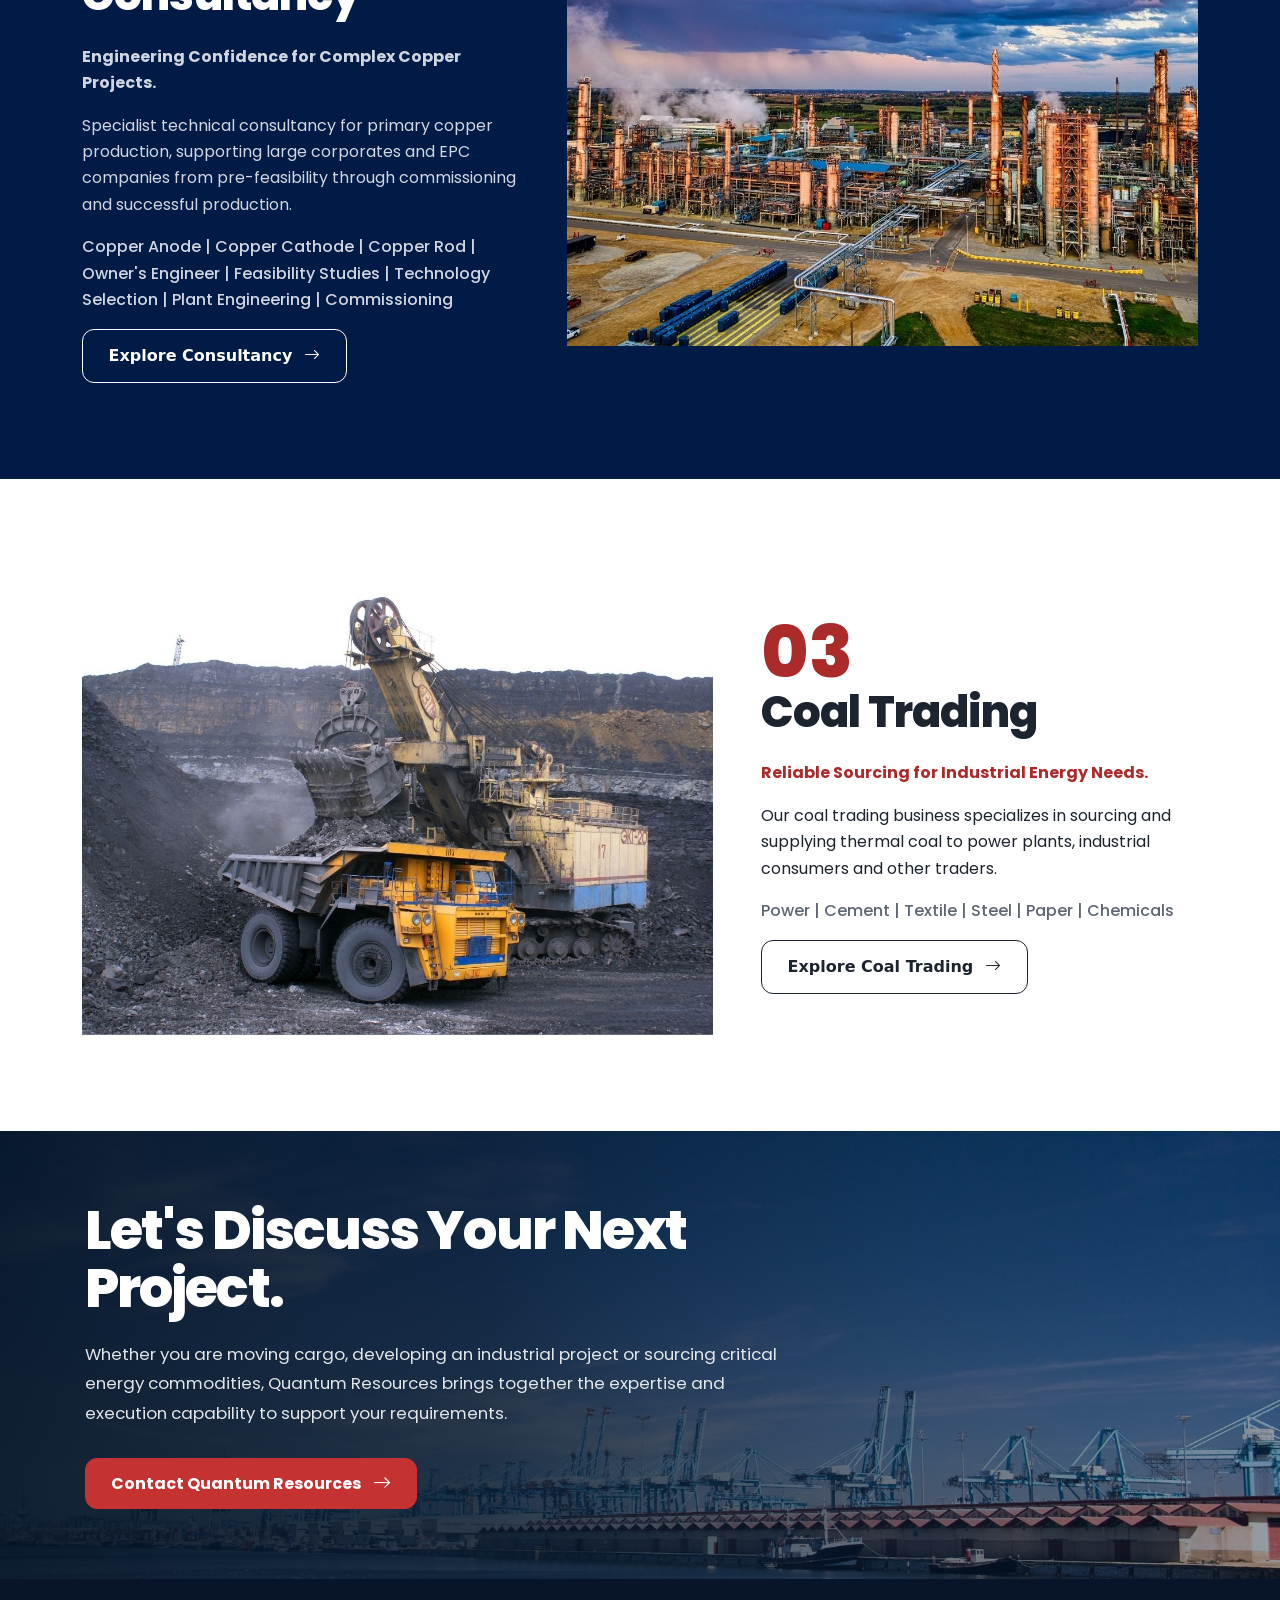
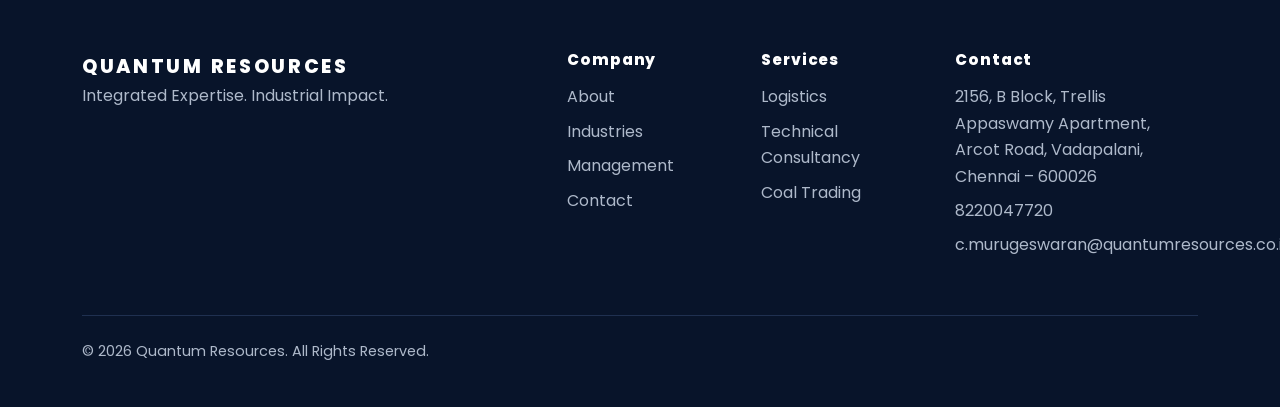
<file: services.html>
<!DOCTYPE html>
<html lang="en">

<head>
    <meta charset="utf-8">
    <meta name="viewport" content="width=device-width, initial-scale=1">
    <title>Services | Quantum Resources</title>
    <meta name="description"
        content="Logistics, technical consultancy and coal trading services from Quantum Resources.">
    <meta name="keywords" content="logistics, technical consultancy, coal trading, copper, Chennai, Quantum Resources">
    <meta property="og:title" content="Services | Quantum Resources">
    <meta property="og:description"
        content="Logistics, technical consultancy and coal trading services from Quantum Resources.">
    <meta property="og:type" content="website">
    <link rel="stylesheet" href="https://cdn.jsdelivr.net/npm/bootstrap@5.3.3/dist/css/bootstrap.min.css"
        crossorigin="anonymous">
    <link rel="stylesheet" href="https://cdn.jsdelivr.net/npm/bootstrap-icons@1.11.3/font/bootstrap-icons.min.css">
    <link rel="preconnect" href="https://fonts.googleapis.com">
    <link rel="preconnect" href="https://fonts.gstatic.com" crossorigin>

    <link href="https://fonts.googleapis.com/css2?family=Poppins:wght@300;400;500;600;700;800&display=swap"
        rel="stylesheet">
    <link rel="canonical" href="https://www.quantumresources.co.in/services.html">
    <link rel="stylesheet" href="css/style.css">
    <link rel="stylesheet" href="css/animations.css">
    <link rel="stylesheet" href="css/responsive.css">
    <link rel="stylesheet" href="css/navbar.css">
    <link rel="stylesheet" href="css/hero.css">
    <link rel="stylesheet" href="css/services.css">
    <link rel="stylesheet" href="css/logistics.css">
    <link rel="stylesheet" href="css/consultancy.css">
    <link rel="stylesheet" href="css/coal-trading.css">
    <link rel="stylesheet" href="css/industries.css">
    <link rel="stylesheet" href="css/management.css">
    <link rel="stylesheet" href="css/contact.css">
    <link rel="stylesheet" href="css/footer.css">
</head>

<body data-page="services">
    <header id="site-header" class="site-header">
        <nav class="navbar navbar-expand-lg" aria-label="Main">
            <div class="container">
                <a class="navbar-brand" href="index.html">QUANTUM<span>RESOURCES</span></a>
                <button class="navbar-toggler" type="button" data-bs-toggle="collapse" data-bs-target="#mainNav"
                    aria-controls="mainNav" aria-expanded="false" aria-label="Toggle navigation"><span
                        class="bar"></span><span class="bar"></span><span class="bar"></span></button>
                <div class="collapse navbar-collapse" id="mainNav">
                    <ul class="navbar-nav ms-auto align-items-lg-center">
                        <li class="nav-item"><a class="nav-link" href="index.html" data-p="index">Home</a></li>
                        <li class="nav-item"><a class="nav-link" href="about.html" data-p="about">About</a></li>
                        <li class="nav-item has-mega"><a class="nav-link mega-toggle" href="services.html"
                                data-p="services logistics technical-consultancy coal-trading" aria-haspopup="true"
                                aria-expanded="false">Services <i class="bi bi-plus"></i></a>
                            <div class="mega" id="mega">
                                <div class="container">
                                    <div class="row g-0">
                                        <div class="col-lg-9">
                                            <div class="row g-0">
                                                <div class="col-lg-4">
                                                    <div class="mc" data-img="assets/images/logistics/sea-freight.jpg"
                                                        data-alt="Container vessel at port"><span class="mn">01</span><a
                                                            class="mt" href="logistics.html">Logistics <i
                                                                class="bi bi-arrow-right"></i></a>
                                                        <p>Connecting cargo across global supply chains.</p>
                                                        <ul>
                                                            <li><a href="logistics.html">Freight Forwarding</a></li>
                                                            <li><a href="logistics.html">Sea Freight</a></li>
                                                            <li><a href="logistics.html">Air Freight</a></li>
                                                            <li><a href="logistics.html">Land Transportation</a></li>
                                                            <li><a href="logistics.html">Customs Clearance</a></li>
                                                            <li><a href="logistics.html">Warehousing</a></li>
                                                        </ul>
                                                    </div>
                                                </div>
                                                <div class="col-lg-4">
                                                    <div class="mc"
                                                        data-img="assets/images/technical-consultancy/copper-smelting.jpg"
                                                        data-alt="Copper smelting facility"><span class="mn">02</span><a
                                                            class="mt" href="technical-consultancy.html">Technical
                                                            Consultancy <i class="bi bi-arrow-right"></i></a>
                                                        <p>Engineering expertise for copper projects.</p>
                                                        <ul>
                                                            <li><a href="technical-consultancy.html">Copper Anode</a>
                                                            </li>
                                                            <li><a href="technical-consultancy.html">Copper Cathode</a>
                                                            </li>
                                                            <li><a href="technical-consultancy.html">Copper Rod</a></li>
                                                            <li><a href="technical-consultancy.html">Owner&#39;s
                                                                    Engineer</a></li>
                                                            <li><a href="technical-consultancy.html">Feasibility
                                                                    Studies</a></li>
                                                            <li><a href="technical-consultancy.html">Plant
                                                                    Engineering</a></li>
                                                        </ul>
                                                    </div>
                                                </div>
                                                <div class="col-lg-4">
                                                    <div class="mc" data-img="assets/images/coal-trading/coal-port.jpg"
                                                        data-alt="Bulk coal port"><span class="mn">03</span><a
                                                            class="mt" href="coal-trading.html">Coal Trading <i
                                                                class="bi bi-arrow-right"></i></a>
                                                        <p>Reliable sourcing for industrial energy.</p>
                                                        <ul>
                                                            <li><a href="coal-trading.html">Thermal Coal</a></li>
                                                            <li><a href="coal-trading.html">Sourcing</a></li>
                                                            <li><a href="coal-trading.html">Logistics</a></li>
                                                            <li><a href="coal-trading.html">Market Intelligence</a></li>
                                                            <li><a href="coal-trading.html">Commercial Solutions</a>
                                                            </li>
                                                        </ul>
                                                    </div>
                                                </div>
                                            </div>
                                        </div>
                                        <div class="col-lg-3 d-none d-lg-block">
                                            <div class="mprev"><img id="megaImg"
                                                    src="assets/images/logistics/sea-freight.jpg"
                                                    alt="Container vessel at port" width="400" height="300"></div>
                                        </div>
                                    </div>
                                </div>
                            </div>
                        </li>
                        <li class="nav-item"><a class="nav-link" href="industries.html"
                                data-p="industries">Industries</a></li>
                      
                        <li class="nav-item ms-lg-3"><a class="btn btn-qr" href="contact.html">Discuss a Project</a>
                        </li>
                    </ul>
                </div>
            </div>
        </nav>
    </header>
    <main>
        <section class="page-hero" aria-labelledby="hero-title">
            <div class="page-hero-media"><!--
PAGE HERO IMAGE
FILE: assets/images/hero/quantum-industrial-port.jpg
RECOMMENDED REAL PHOTO: Cargo vessel / international container port at golden or blue hour
RECOMMENDED SIZE: 1920x1080
ASPECT RATIO: 16:9
STATUS: PLACEHOLDER
--><img src="assets/images/hero/quantum-industrial-port.jpg" width="1920" height="1080"
                    alt="Cargo vessel and container port at dusk" class="pos-center-center"></div>
            <div class="page-hero-overlay"></div>
            <div class="page-hero-grid"></div>
            <div class="container page-hero-content"><span class="hero-eyebrow">OUR SERVICES</span>
                <h1 id="hero-title">Three Capabilities. One Integrated Approach.</h1>
                <p>Specialized solutions across logistics, technical consultancy and commodity trading.</p>
            </div>
        </section>
        <nav class="subnav" aria-label="Service sections">
            <div class="container"><a href="#logistics">Logistics</a><a href="#technical-consultancy">Technical
                    Consultancy</a><a href="#coal-trading">Coal Trading</a></div>
        </nav>
        <article id="logistics" class="svc ">
            <div class="container">
                <div class="row g-5 align-items-center">
                    <div class="col-lg-7 ">
                        <div class="media "><img width="1200" height="800" src="assets/images/logistics/sea-freight.jpg"
                                alt="Container vessel at an international port" loading="lazy"></div>
                    </div>
                    <div class="col-lg-5 reveal"><span class="num">01</span>
                        <h2>Logistics</h2>
                        <p class="tag">Connecting Cargo, Markets & Opportunities.</p>
                        <p>Our logistics and freight forwarding services manage the movement of cargo from origin to
                            destination through efficient air, sea and land transportation solutions.</p>
                        <p class="chips">Freight Forwarding | Sea Freight | Air Freight | Land Transportation | Customs
                            Clearance | Warehousing | Logistics Management</p><a class="btn btn-line"
                            href="logistics.html">Explore Logistics <i class="bi bi-arrow-right"></i></a>
                    </div>
                </div>
            </div>
        </article>
        <article id="technical-consultancy" class="svc svc-d">
            <div class="container">
                <div class="row g-5 align-items-center">
                    <div class="col-lg-7 order-lg-2">
                        <div class="media "><img width="1200" height="800"
                                src="assets/images/technical-consultancy/copper-smelting.jpg"
                                alt="Copper smelting furnace tapping molten metal" loading="lazy"></div>
                    </div>
                    <div class="col-lg-5 reveal"><span class="num">02</span>
                        <h2>Technical Consultancy</h2>
                        <p class="tag">Engineering Confidence for Complex Copper Projects.</p>
                        <p>Specialist technical consultancy for primary copper production, supporting large corporates
                            and EPC companies from pre-feasibility through commissioning and successful production.</p>
                        <p class="chips">Copper Anode | Copper Cathode | Copper Rod | Owner's Engineer | Feasibility
                            Studies | Technology Selection | Plant Engineering | Commissioning</p><a
                            class="btn btn-line" href="technical-consultancy.html">Explore Consultancy <i
                                class="bi bi-arrow-right"></i></a>
                    </div>
                </div>
            </div>
        </article>
        <article id="coal-trading" class="svc ">
            <div class="container">
                <div class="row g-5 align-items-center">
                    <div class="col-lg-7 ">
                        <div class="media "><img width="1200" height="800"
                                src="assets/images/coal-trading/thermal-coal.jpg"
                                alt="Thermal coal stockpile at a bulk terminal" loading="lazy"></div>
                    </div>
                    <div class="col-lg-5 reveal"><span class="num">03</span>
                        <h2>Coal Trading</h2>
                        <p class="tag">Reliable Sourcing for Industrial Energy Needs.</p>
                        <p>Our coal trading business specializes in sourcing and supplying thermal coal to power plants,
                            industrial consumers and other traders.</p>
                        <p class="chips">Power | Cement | Textile | Steel | Paper | Chemicals</p><a class="btn btn-line"
                            href="coal-trading.html">Explore Coal Trading <i class="bi bi-arrow-right"></i></a>
                    </div>
                </div>
            </div>
        </article>
        <section class="qr-project-cta">

            <div class="qr-project-cta-bg">
                <img width="1920" height="1080" src="assets/images/hero/quantum-industrial-port.jpg"
                    alt="Container port at dusk">
            </div>

            <div class="qr-project-cta-overlay"></div>

            <div class="qr-project-cta-container">

                <h2 class="qr-project-cta-title">
                    Let's Discuss Your Next Project.
                </h2>

                <p class="qr-project-cta-text">
                    Whether you are moving cargo, developing an industrial project
                    or sourcing critical energy commodities, Quantum Resources
                    brings together the expertise and execution capability to
                    support your requirements.
                </p>

                <a class="qr-project-cta-button" href="contact.html">
                    <span>Contact Quantum Resources</span>
                    <i class="bi bi-arrow-right"></i>
                </a>

            </div>

        </section>
    </main>
    <footer class="site-footer">
        <div class="container">
            <div class="row g-5">
                <div class="col-lg-5"><a class="foot-brand" href="index.html">QUANTUM RESOURCES</a>
                    <p>Integrated Expertise. Industrial Impact.</p>
                </div>
                <div class="col-6 col-lg-2">
                    <h2>Company</h2>
                    <ul>
                        <li><a href="about.html">About</a></li>
                        <li><a href="industries.html">Industries</a></li>
                        <li><a href="management.html">Management</a></li>
                        <li><a href="contact.html">Contact</a></li>
                    </ul>
                </div>
                <div class="col-6 col-lg-2">
                    <h2>Services</h2>
                    <ul>
                        <li><a href="logistics.html">Logistics</a></li>
                        <li><a href="technical-consultancy.html">Technical Consultancy</a></li>
                        <li><a href="coal-trading.html">Coal Trading</a></li>
                    </ul>
                </div>
                <div class="col-lg-3">
                    <h2>Contact</h2>
                    <ul>
                       <li>2156, B Block,
                            Trellis Appaswamy Apartment,
                            Arcot Road, Vadapalani,
                            Chennai – 600026</li>
                        <li><a href="tel:8220047720">8220047720</a></li>
                        <li><a
                                href="mailto:c.murugeswaran@quantumresources.co.in">c.murugeswaran@quantumresources.co.in</a>
                        </li>
                    </ul>
                </div>
            </div>
            <p class="copy">&copy; 2026 Quantum Resources. All Rights Reserved.</p>
        </div>
    </footer>
    <button id="toTop" class="to-top" aria-label="Back to top"><i class="bi bi-arrow-up"></i></button>
    <div id="progress" class="progress-line"></div>
    <script src="https://cdn.jsdelivr.net/npm/bootstrap@5.3.3/dist/js/bootstrap.bundle.min.js"
        crossorigin="anonymous"></script>
    <script src="js/main.js"></script>
    <script src="js/navbar.js"></script>
    <script src="js/animations.js"></script>
    <script src="js/contact.js"></script>
</body>

</html>
</file>
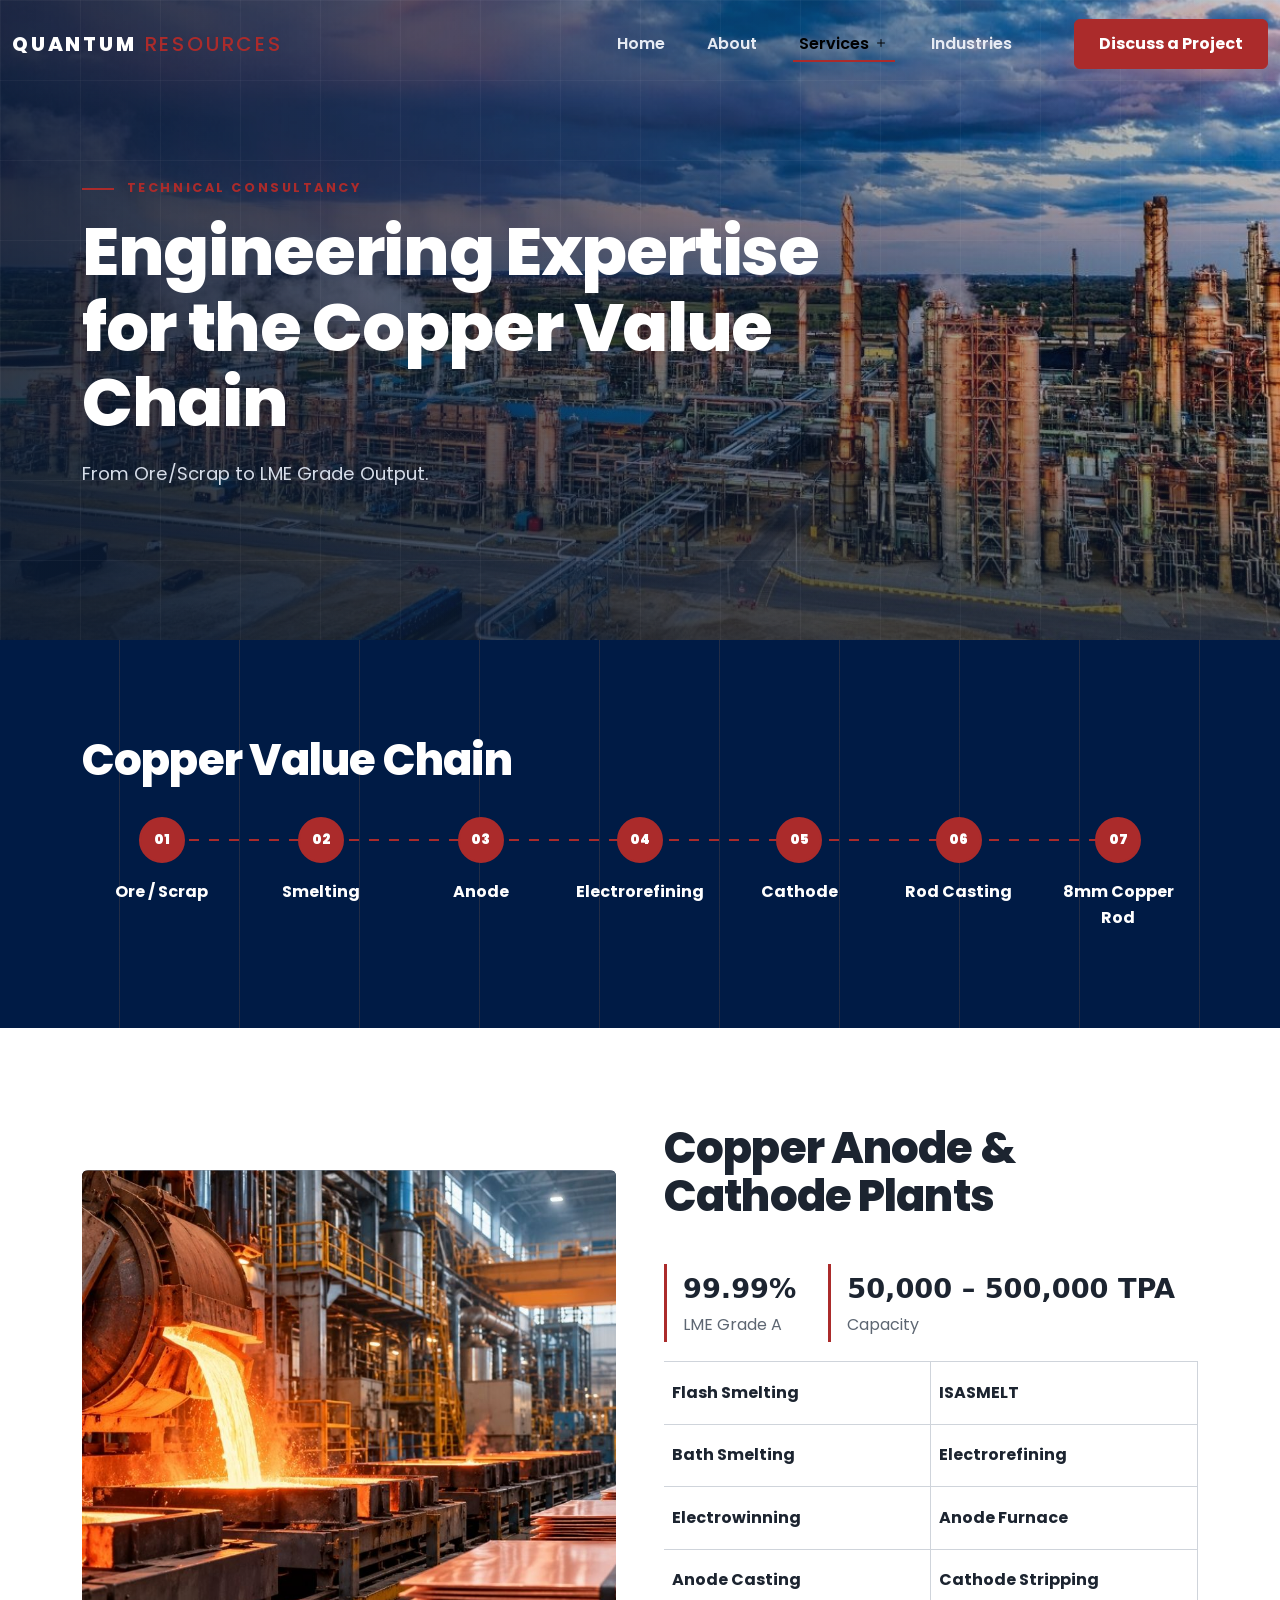
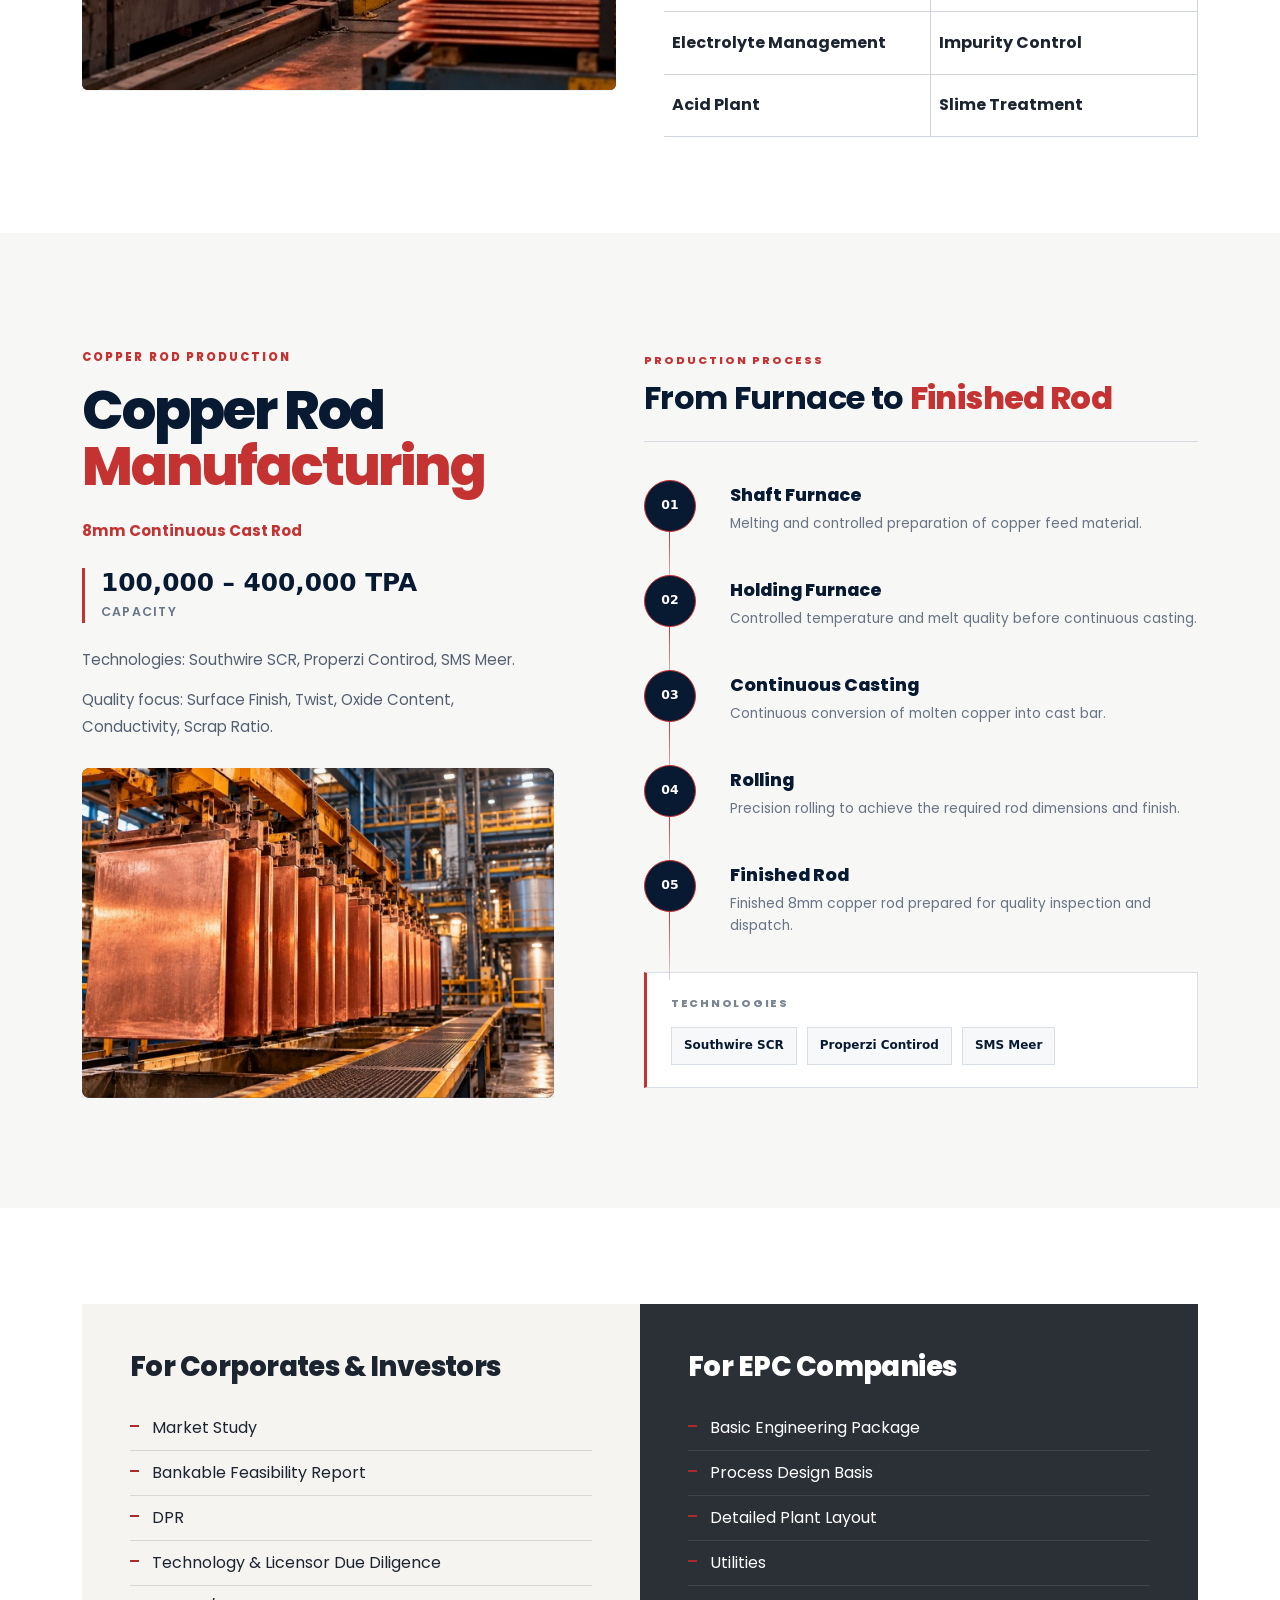
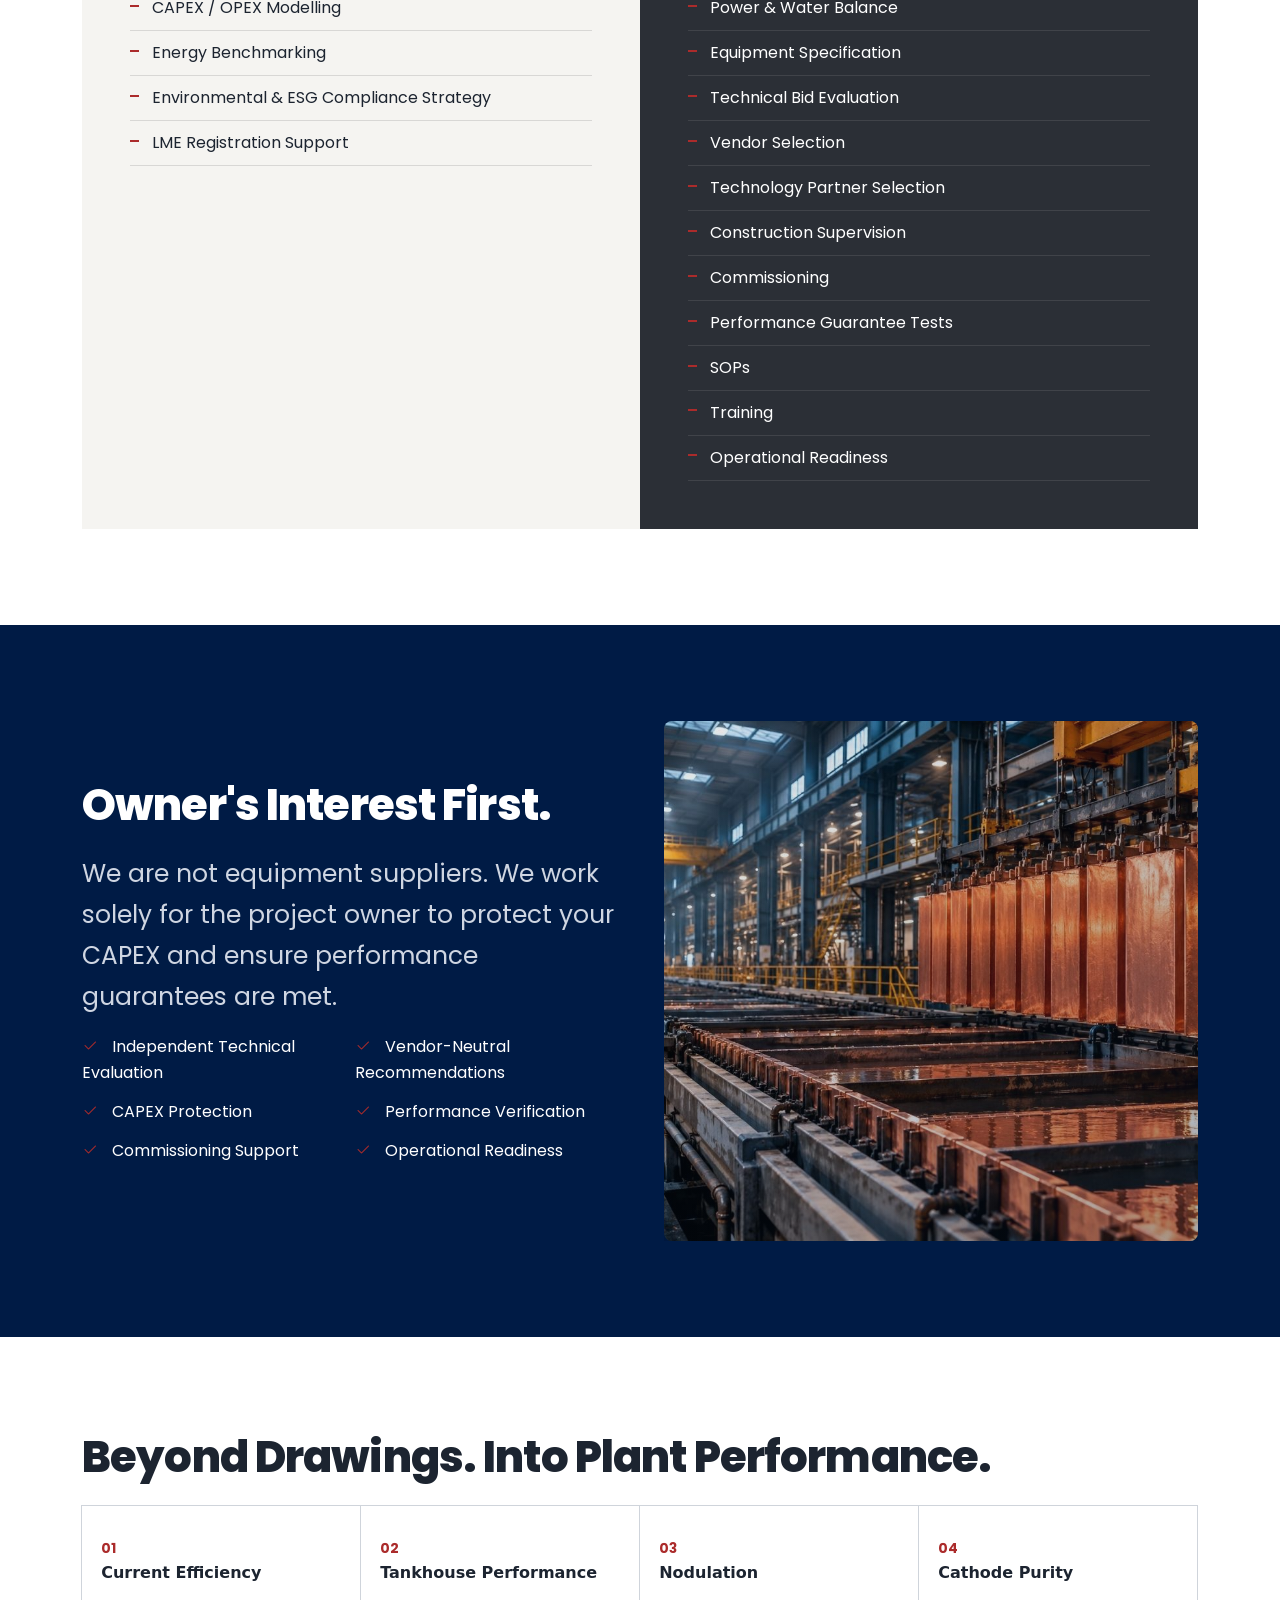
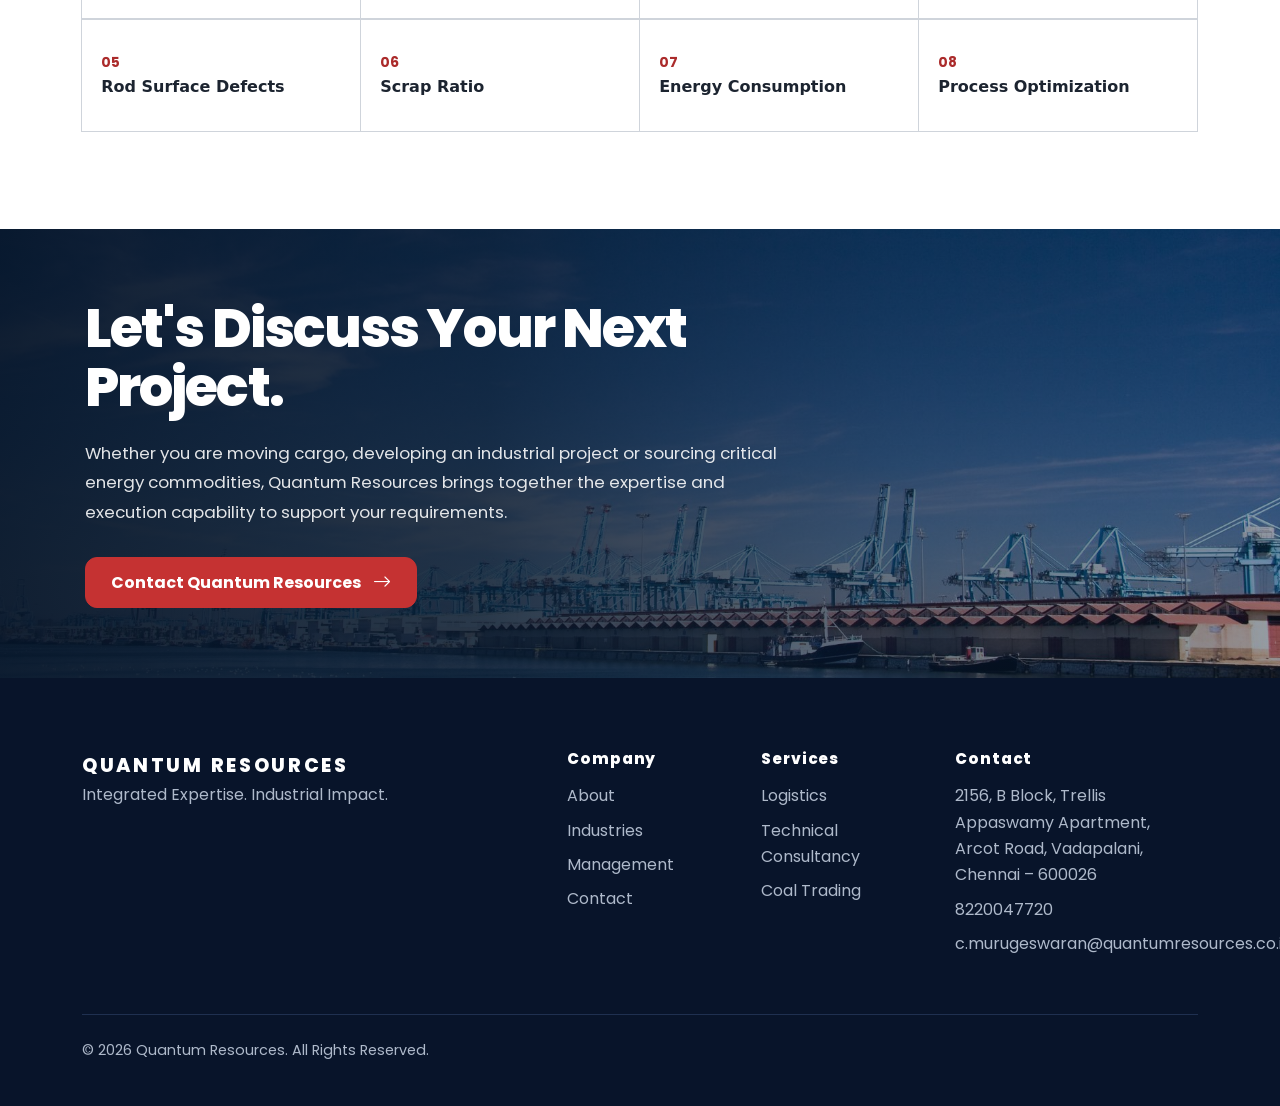
<file: technical-consultancy.html>
<!DOCTYPE html>
<html lang="en">

<head>
    <meta charset="utf-8">
    <meta name="viewport" content="width=device-width, initial-scale=1">
    <title>Technical Consultancy | Copper Value Chain | Quantum Resources</title>
    <meta name="description"
        content="Independent Owner's Engineer and technical consultancy for copper anode, cathode and rod plants.">
    <meta name="keywords" content="logistics, technical consultancy, coal trading, copper, Chennai, Quantum Resources">
    <meta property="og:title" content="Technical Consultancy | Copper Value Chain | Quantum Resources">
    <meta property="og:description"
        content="Independent Owner's Engineer and technical consultancy for copper anode, cathode and rod plants.">
    <meta property="og:type" content="website">
    <link rel="stylesheet" href="https://cdn.jsdelivr.net/npm/bootstrap@5.3.3/dist/css/bootstrap.min.css"
        crossorigin="anonymous">
    <link rel="stylesheet" href="https://cdn.jsdelivr.net/npm/bootstrap-icons@1.11.3/font/bootstrap-icons.min.css">
    <link rel="preconnect" href="https://fonts.googleapis.com">
    <link rel="preconnect" href="https://fonts.gstatic.com" crossorigin>

    <link href="https://fonts.googleapis.com/css2?family=Poppins:wght@300;400;500;600;700;800&display=swap"
        rel="stylesheet">
    <link rel="canonical" href="https://www.quantumresources.co.in/technical-consultancy.html">
    <link rel="stylesheet" href="css/style.css">
    <link rel="stylesheet" href="css/animations.css">
    <link rel="stylesheet" href="css/responsive.css">
    <link rel="stylesheet" href="css/navbar.css">
    <link rel="stylesheet" href="css/hero.css">
    <link rel="stylesheet" href="css/services.css">
    <link rel="stylesheet" href="css/logistics.css">
    <link rel="stylesheet" href="css/consultancy.css">
    <link rel="stylesheet" href="css/coal-trading.css">
    <link rel="stylesheet" href="css/industries.css">
    <link rel="stylesheet" href="css/management.css">
    <link rel="stylesheet" href="css/contact.css">
    <link rel="stylesheet" href="css/footer.css">
    <link rel="stylesheet" href="css/copper-rod.css">
</head>

<body data-page="technical-consultancy">
    <header id="site-header" class="site-header">
        <nav class="navbar navbar-expand-lg" aria-label="Main">
            <div class="container">
                <a class="navbar-brand" href="index.html">QUANTUM<span>RESOURCES</span></a>
                <button class="navbar-toggler" type="button" data-bs-toggle="collapse" data-bs-target="#mainNav"
                    aria-controls="mainNav" aria-expanded="false" aria-label="Toggle navigation"><span
                        class="bar"></span><span class="bar"></span><span class="bar"></span></button>
                <div class="collapse navbar-collapse" id="mainNav">
                    <ul class="navbar-nav ms-auto align-items-lg-center">
                        <li class="nav-item"><a class="nav-link" href="index.html" data-p="index">Home</a></li>
                        <li class="nav-item"><a class="nav-link" href="about.html" data-p="about">About</a></li>
                        <li class="nav-item has-mega"><a class="nav-link mega-toggle" href="services.html"
                                data-p="services logistics technical-consultancy coal-trading" aria-haspopup="true"
                                aria-expanded="false">Services <i class="bi bi-plus"></i></a>
                            <div class="mega" id="mega">
                                <div class="container">
                                    <div class="row g-0">
                                        <div class="col-lg-9">
                                            <div class="row g-0">
                                                <div class="col-lg-4">
                                                    <div class="mc" data-img="assets/images/logistics/sea-freight.jpg"
                                                        data-alt="Container vessel at port"><span class="mn">01</span><a
                                                            class="mt" href="logistics.html">Logistics <i
                                                                class="bi bi-arrow-right"></i></a>
                                                        <p>Connecting cargo across global supply chains.</p>
                                                        <ul>
                                                            <li><a href="logistics.html">Freight Forwarding</a></li>
                                                            <li><a href="logistics.html">Sea Freight</a></li>
                                                            <li><a href="logistics.html">Air Freight</a></li>
                                                            <li><a href="logistics.html">Land Transportation</a></li>
                                                            <li><a href="logistics.html">Customs Clearance</a></li>
                                                            <li><a href="logistics.html">Warehousing</a></li>
                                                        </ul>
                                                    </div>
                                                </div>
                                                <div class="col-lg-4">
                                                    <div class="mc"
                                                        data-img="assets/images/technical-consultancy/copper-smelting.jpg"
                                                        data-alt="Copper smelting facility"><span class="mn">02</span><a
                                                            class="mt" href="technical-consultancy.html">Technical
                                                            Consultancy <i class="bi bi-arrow-right"></i></a>
                                                        <p>Engineering expertise for copper projects.</p>
                                                        <ul>
                                                            <li><a href="technical-consultancy.html">Copper Anode</a>
                                                            </li>
                                                            <li><a href="technical-consultancy.html">Copper Cathode</a>
                                                            </li>
                                                            <li><a href="technical-consultancy.html">Copper Rod</a></li>
                                                            <li><a href="technical-consultancy.html">Owner&#39;s
                                                                    Engineer</a></li>
                                                            <li><a href="technical-consultancy.html">Feasibility
                                                                    Studies</a></li>
                                                            <li><a href="technical-consultancy.html">Plant
                                                                    Engineering</a></li>
                                                        </ul>
                                                    </div>
                                                </div>
                                                <div class="col-lg-4">
                                                    <div class="mc" data-img="assets/images/coal-trading/coal-port.jpg"
                                                        data-alt="Bulk coal port"><span class="mn">03</span><a
                                                            class="mt" href="coal-trading.html">Coal Trading <i
                                                                class="bi bi-arrow-right"></i></a>
                                                        <p>Reliable sourcing for industrial energy.</p>
                                                        <ul>
                                                            <li><a href="coal-trading.html">Thermal Coal</a></li>
                                                            <li><a href="coal-trading.html">Sourcing</a></li>
                                                            <li><a href="coal-trading.html">Logistics</a></li>
                                                            <li><a href="coal-trading.html">Market Intelligence</a></li>
                                                            <li><a href="coal-trading.html">Commercial Solutions</a>
                                                            </li>
                                                        </ul>
                                                    </div>
                                                </div>
                                            </div>
                                        </div>
                                        <div class="col-lg-3 d-none d-lg-block">
                                            <div class="mprev"><img id="megaImg"
                                                    src="assets/images/logistics/sea-freight.jpg"
                                                    alt="Container vessel at port" width="400" height="300"></div>
                                        </div>
                                    </div>
                                </div>
                            </div>
                        </li>
                        <li class="nav-item"><a class="nav-link" href="industries.html"
                                data-p="industries">Industries</a></li>
                        
                        <li class="nav-item ms-lg-3"><a class="btn btn-qr" href="contact.html">Discuss a Project</a>
                        </li>
                    </ul>
                </div>
            </div>
        </nav>
    </header>
    <main>
        <section class="page-hero" aria-labelledby="hero-title">
            <div class="page-hero-media"><!--
PAGE HERO IMAGE
FILE: assets/images/technical-consultancy/copper-smelting.jpg
RECOMMENDED REAL PHOTO: Copper smelting facility / furnace tapping
RECOMMENDED SIZE: 1920x1080
ASPECT RATIO: 16:9
STATUS: PLACEHOLDER
--><img src="assets/images/technical-consultancy/copper-smelting.jpg" width="1920" height="1080"
                    alt="Large industrial copper smelting facility" class="pos-center-center"></div>
            <div class="page-hero-overlay"></div>
            <div class="page-hero-grid"></div>
            <div class="container page-hero-content"><span class="hero-eyebrow">TECHNICAL CONSULTANCY</span>
                <h1 id="hero-title">Engineering Expertise for the Copper Value Chain</h1>
                <p>From Ore/Scrap to LME Grade Output.</p>
            </div>
        </section>
        <section class="sec dark tech-feature">
            <div class="tech-lines"></div>
            <div class="container">
                <h2 class="reveal">Copper Value Chain</h2>
                <ol class="flow reveal" data-n="7">
                    <li><b>01</b>Ore / Scrap</li>
                    <li><b>02</b>Smelting</li>
                    <li><b>03</b>Anode</li>
                    <li><b>04</b>Electrorefining</li>
                    <li><b>05</b>Cathode</li>
                    <li><b>06</b>Rod Casting</li>
                    <li><b>07</b>8mm Copper Rod</li>
                </ol>
            </div>
        </section>
        <section class="sec qr-copper-plants">
            <div class="container">

                <div class="row g-5 align-items-center">

                    <div class="col-lg-6">

                        <div class="qr-copper-image">
                            <img width="1200" height="800" src="assets/images/technical-consultancy/copper-anode.jpg"
                                alt="Copper anodes at a smelter" loading="lazy">
                        </div>

                    </div>


                    <div class="col-lg-6">

                        <h2 class="reveal">
                            Copper Anode &amp; Cathode Plants
                        </h2>

                        <div class="spec-row">

                            <div class="spec">
                                <b>99.99%</b>
                                <span>LME Grade A</span>
                            </div>

                            <div class="spec">
                                <b>50,000 – 500,000 TPA</b>
                                <span>Capacity</span>
                            </div>

                        </div>


                        <ul class="tech-list">

                            <li class="reveal" data-d="0">
                                Flash Smelting
                            </li>

                            <li class="reveal" data-d="1">
                                ISASMELT
                            </li>

                            <li class="reveal" data-d="2">
                                Bath Smelting
                            </li>

                            <li class="reveal" data-d="0">
                                Electrorefining
                            </li>

                            <li class="reveal" data-d="1">
                                Electrowinning
                            </li>

                            <li class="reveal" data-d="2">
                                Anode Furnace
                            </li>

                            <li class="reveal" data-d="0">
                                Anode Casting
                            </li>

                            <li class="reveal" data-d="1">
                                Cathode Stripping
                            </li>

                            <li class="reveal" data-d="2">
                                Electrolyte Management
                            </li>

                            <li class="reveal" data-d="0">
                                Impurity Control
                            </li>

                            <li class="reveal" data-d="1">
                                Acid Plant
                            </li>

                            <li class="reveal" data-d="2">
                                Slime Treatment
                            </li>

                        </ul>

                    </div>

                </div>

            </div>
        </section>
        <section class="sec sec-alt qr-copper-rod">

            <div class="container">

                <div class="qr-copper-rod-layout">

                    <!-- =========================================
                 LEFT CONTENT
                 ========================================= -->

                    <div class="qr-copper-rod-left">

                        <span class="qr-copper-rod-eyebrow">
                            COPPER ROD PRODUCTION
                        </span>

                        <h2>
                            Copper Rod
                            <span>Manufacturing</span>
                        </h2>

                        <p class="qr-copper-rod-tag">
                            8mm Continuous Cast Rod
                        </p>


                        <!-- CAPACITY -->

                        <div class="qr-copper-rod-spec">

                            <strong>
                                100,000 – 400,000 TPA
                            </strong>

                            <span>
                                Capacity
                            </span>

                        </div>


                        <p class="qr-copper-rod-description">
                            Technologies: Southwire SCR, Properzi Contirod,
                            SMS Meer.
                        </p>

                        <p class="qr-copper-rod-description">
                            Quality focus: Surface Finish, Twist, Oxide Content,
                            Conductivity, Scrap Ratio.
                        </p>


                        <!-- IMAGE -->

                        <div class="qr-copper-rod-image">

                            <img src="assets/images/copper/copper-rod.jpg" width="1200" height="800"
                                alt="Copper rod manufacturing facility" loading="lazy">

                        </div>

                    </div>


                    <!-- =========================================
                 RIGHT PROCESS AREA
                 ========================================= -->

                    <div class="qr-copper-process">

                        <div class="qr-process-heading">

                            <span>
                                PRODUCTION PROCESS
                            </span>

                            <h3>
                                From Furnace to
                                <strong>Finished Rod</strong>
                            </h3>

                        </div>


                        <!-- PROCESS 01 -->

                        <div class="qr-process-item">

                            <div class="qr-process-number">
                                01
                            </div>

                            <div class="qr-process-content">

                                <h4>
                                    Shaft Furnace
                                </h4>

                                <p>
                                    Melting and controlled preparation
                                    of copper feed material.
                                </p>

                            </div>

                        </div>


                        <!-- PROCESS 02 -->

                        <div class="qr-process-item">

                            <div class="qr-process-number">
                                02
                            </div>

                            <div class="qr-process-content">

                                <h4>
                                    Holding Furnace
                                </h4>

                                <p>
                                    Controlled temperature and melt
                                    quality before continuous casting.
                                </p>

                            </div>

                        </div>


                        <!-- PROCESS 03 -->

                        <div class="qr-process-item">

                            <div class="qr-process-number">
                                03
                            </div>

                            <div class="qr-process-content">

                                <h4>
                                    Continuous Casting
                                </h4>

                                <p>
                                    Continuous conversion of molten
                                    copper into cast bar.
                                </p>

                            </div>

                        </div>


                        <!-- PROCESS 04 -->

                        <div class="qr-process-item">

                            <div class="qr-process-number">
                                04
                            </div>

                            <div class="qr-process-content">

                                <h4>
                                    Rolling
                                </h4>

                                <p>
                                    Precision rolling to achieve the
                                    required rod dimensions and finish.
                                </p>

                            </div>

                        </div>


                        <!-- PROCESS 05 -->

                        <div class="qr-process-item">

                            <div class="qr-process-number">
                                05
                            </div>

                            <div class="qr-process-content">

                                <h4>
                                    Finished Rod
                                </h4>

                                <p>
                                    Finished 8mm copper rod prepared
                                    for quality inspection and dispatch.
                                </p>

                            </div>

                        </div>


                        <!-- TECHNOLOGY BOX -->

                        <div class="qr-process-tech">

                            <span>
                                TECHNOLOGIES
                            </span>

                            <div>

                                <b>Southwire SCR</b>

                                <b>Properzi Contirod</b>

                                <b>SMS Meer</b>

                            </div>

                        </div>

                    </div>

                </div>

            </div>

        </section>
        <section class="sec ">
            <div class="container">
                <div class="row g-0 two-col">
                    <div class="col-lg-6">
                        <div class="pane">
                            <h2>For Corporates &amp; Investors</h2>
                            <ul class="tl">
                                <li>Market Study</li>
                                <li>Bankable Feasibility Report</li>
                                <li>DPR</li>
                                <li>Technology &amp; Licensor Due Diligence</li>
                                <li>CAPEX / OPEX Modelling</li>
                                <li>Energy Benchmarking</li>
                                <li>Environmental &amp; ESG Compliance Strategy</li>
                                <li>LME Registration Support</li>
                            </ul>
                        </div>
                    </div>
                    <div class="col-lg-6">
                        <div class="pane pane-d">
                            <h2>For EPC Companies</h2>
                            <ul class="tl">
                                <li>Basic Engineering Package</li>
                                <li>Process Design Basis</li>
                                <li>Detailed Plant Layout</li>
                                <li>Utilities</li>
                                <li>Power & Water Balance</li>
                                <li>Equipment Specification</li>
                                <li>Technical Bid Evaluation</li>
                                <li>Vendor Selection</li>
                                <li>Technology Partner Selection</li>
                                <li>Construction Supervision</li>
                                <li>Commissioning</li>
                                <li>Performance Guarantee Tests</li>
                                <li>SOPs</li>
                                <li>Training</li>
                                <li>Operational Readiness</li>
                            </ul>
                        </div>
                    </div>
                </div>
            </div>
        </section>
        <section class="sec dark owner qr-owner-section">

            <div class="container">

                <div class="row g-5 align-items-center">

                    <!-- LEFT CONTENT -->
                    <div class="col-lg-6">

                        <h2 class="reveal">
                            Owner's Interest First.
                        </h2>

                        <p class="big">
                            We are not equipment suppliers. We work solely for the
                            project owner to protect your CAPEX and ensure performance
                            guarantees are met.
                        </p>

                        <ul class="checks">

                            <li class="reveal" data-d="0">
                                <i class="bi bi-check2"></i>
                                Independent Technical Evaluation
                            </li>

                            <li class="reveal" data-d="1">
                                <i class="bi bi-check2"></i>
                                Vendor-Neutral Recommendations
                            </li>

                            <li class="reveal" data-d="2">
                                <i class="bi bi-check2"></i>
                                CAPEX Protection
                            </li>

                            <li class="reveal" data-d="0">
                                <i class="bi bi-check2"></i>
                                Performance Verification
                            </li>

                            <li class="reveal" data-d="1">
                                <i class="bi bi-check2"></i>
                                Commissioning Support
                            </li>

                            <li class="reveal" data-d="2">
                                <i class="bi bi-check2"></i>
                                Operational Readiness
                            </li>

                        </ul>

                    </div>


                    <!-- RIGHT IMAGE -->
                    <div class="col-lg-6">

                        <div class="qr-owner-image">

                            <img width="1200" height="800" src="assets/images/technical-consultancy/electrorefining.jpg"
                                alt="Electrorefining tankhouse" loading="lazy">

                        </div>

                    </div>

                </div>

            </div>

        </section>
        <section class="sec ">
            <div class="container">
                <h2 class="reveal">Beyond Drawings. Into Plant Performance.</h2>
                <div class="row g-0 metrics">
                    <div class="col-6 col-lg-3 reveal" data-d="0">
                        <div class="metric"><span>01</span>Current Efficiency<i></i></div>
                    </div>
                    <div class="col-6 col-lg-3 reveal" data-d="1">
                        <div class="metric"><span>02</span>Tankhouse Performance<i></i></div>
                    </div>
                    <div class="col-6 col-lg-3 reveal" data-d="2">
                        <div class="metric"><span>03</span>Nodulation<i></i></div>
                    </div>
                    <div class="col-6 col-lg-3 reveal" data-d="3">
                        <div class="metric"><span>04</span>Cathode Purity<i></i></div>
                    </div>
                    <div class="col-6 col-lg-3 reveal" data-d="0">
                        <div class="metric"><span>05</span>Rod Surface Defects<i></i></div>
                    </div>
                    <div class="col-6 col-lg-3 reveal" data-d="1">
                        <div class="metric"><span>06</span>Scrap Ratio<i></i></div>
                    </div>
                    <div class="col-6 col-lg-3 reveal" data-d="2">
                        <div class="metric"><span>07</span>Energy Consumption<i></i></div>
                    </div>
                    <div class="col-6 col-lg-3 reveal" data-d="3">
                        <div class="metric"><span>08</span>Process Optimization<i></i></div>
                    </div>
                </div>
            </div>
        </section>
        <section class="qr-project-cta">

            <div class="qr-project-cta-bg">
                <img width="1920" height="1080" src="assets/images/hero/quantum-industrial-port.jpg"
                    alt="Container port at dusk">
            </div>

            <div class="qr-project-cta-overlay"></div>

            <div class="qr-project-cta-container">

                <h2 class="qr-project-cta-title">
                    Let's Discuss Your Next Project.
                </h2>

                <p class="qr-project-cta-text">
                    Whether you are moving cargo, developing an industrial project
                    or sourcing critical energy commodities, Quantum Resources
                    brings together the expertise and execution capability to
                    support your requirements.
                </p>

                <a class="qr-project-cta-button" href="contact.html">
                    <span>Contact Quantum Resources</span>
                    <i class="bi bi-arrow-right"></i>
                </a>

            </div>

        </section>
    </main>
    <footer class="site-footer">
        <div class="container">
            <div class="row g-5">
                <div class="col-lg-5"><a class="foot-brand" href="index.html">QUANTUM RESOURCES</a>
                    <p>Integrated Expertise. Industrial Impact.</p>
                </div>
                <div class="col-6 col-lg-2">
                    <h2>Company</h2>
                    <ul>
                        <li><a href="about.html">About</a></li>
                        <li><a href="industries.html">Industries</a></li>
                        <li><a href="management.html">Management</a></li>
                        <li><a href="contact.html">Contact</a></li>
                    </ul>
                </div>
                <div class="col-6 col-lg-2">
                    <h2>Services</h2>
                    <ul>
                        <li><a href="logistics.html">Logistics</a></li>
                        <li><a href="technical-consultancy.html">Technical Consultancy</a></li>
                        <li><a href="coal-trading.html">Coal Trading</a></li>
                    </ul>
                </div>
                <div class="col-lg-3">
                    <h2>Contact</h2>
                    <ul>
                       <li>2156, B Block,
                            Trellis Appaswamy Apartment,
                            Arcot Road, Vadapalani,
                            Chennai – 600026</li>
                        <li><a href="tel:8220047720">8220047720</a></li>
                        <li><a
                                href="mailto:c.murugeswaran@quantumresources.co.in">c.murugeswaran@quantumresources.co.in</a>
                        </li>
                    </ul>
                </div>
            </div>
            <p class="copy">&copy; 2026 Quantum Resources. All Rights Reserved.</p>
        </div>
    </footer>
    <button id="toTop" class="to-top" aria-label="Back to top"><i class="bi bi-arrow-up"></i></button>
    <div id="progress" class="progress-line"></div>
    <script src="https://cdn.jsdelivr.net/npm/bootstrap@5.3.3/dist/js/bootstrap.bundle.min.js"
        crossorigin="anonymous"></script>
    <script src="js/main.js"></script>
    <script src="js/navbar.js"></script>
    <script src="js/animations.js"></script>
    <script src="js/contact.js"></script>
</body>

</html>
</file>
<file: css/style.css>
:root {
    --navy: #001b45;
    --navy2: #13294b;
    --graph: #2b2f36;
    --off: #f5f4f1;
    --cu: #ab2b2b;
    --ink: #1c2430;
    --mut: #5d6672
}

/* =========================================================
   GLOBAL FONT — POPPINS
   ========================================================= */

html,
body {
    font-family: 'Poppins', sans-serif;
}

body,
button,
input,
textarea,
select,
option {
    font-family: 'Poppins', sans-serif;
}

h1,
h2,
h3,
h4,
h5,
h6,
p,
a,
span,
li,
label,
button,
input,
textarea,
select {
    font-family: 'Poppins', sans-serif;
}

* {
    box-sizing: border-box
}

html {
    scroll-behavior: smooth
}

body {
    font-family: 'Manrope', system-ui, sans-serif;
    color: var(--ink);
    background: #fff;
    overflow-x: hidden;
    line-height: 1.65
}

h1,
h2,
h3 {
    font-weight: 800;
    letter-spacing: -.02em;
    line-height: 1.12
}

h2 {
    font-size: clamp(1.8rem, 3.4vw, 2.8rem);
    margin-bottom: 1.5rem
}

a {
    color: inherit
}

a:focus-visible,
button:focus-visible,
input:focus-visible,
select:focus-visible,
textarea:focus-visible {
    outline: 3px solid var(--cu);
    outline-offset: 3px
}

.sec {
    padding: 96px 0
}

.sec-alt {
    background: var(--off)
}

.dark {
    background: var(--navy);
    color: #fff
}

.dark p {
    color: #cfd6e2
}

.btn {
    border-radius: 12px;
    font-weight: 700;
    padding: .85rem 1.6rem;
    transition: all .35s cubic-bezier(.2, .7, .2, 1)
}

.btn i {
    display: inline-block;
    margin-left: .4rem;
    transition: transform .35s
}

.btn:hover i {
    transform: translateX(6px)
}

.btn-qr {
    background: var(--cu);
    color: #fff;
    border: 1px solid var(--cu)
}

.btn-qr:hover {
    background: #001b45;
    color: #fff
}

.btn-line {
    border: 1px solid currentColor;
    color: inherit
}

.btn-line:hover {
    background: var(--navy);
    color: #fff
}

.hero .btn-line {
    color: #fff
}

.hero .btn-line:hover {
    background: #fff;
    color: var(--navy)
}

.media {
    overflow: hidden;
    background: linear-gradient(135deg, var(--navy2), var(--graph));
    min-height: 280px;
    height: 100%
}

.media img {
    width: 100%;
    height: 100%;
    object-fit: cover;
    display: block;
    transition: transform 1.2s cubic-bezier(.2, .7, .2, 1)
}

.media:hover img {
    transform: scale(1.05)
}

img.img-missing {
    opacity: 0
}

.big {
    font-size: clamp(1.15rem, 2vw, 1.55rem);
    max-width: 60ch
}

.tag {
    color: var(--cu);
    font-weight: 700
}

.chips {
    color: var(--mut);
    font-weight: 500
}

.tl {
    list-style: none;
    padding: 0;
    margin: 0
}

.tl li {
    padding: .55rem 0 .55rem 1.4rem;
    border-bottom: 1px solid rgba(128, 128, 128, .25);
    position: relative
}

.tl li:before {
    content: "";
    position: absolute;
    left: 0;
    top: 1.15rem;
    width: .55rem;
    height: 2px;
    background: var(--cu)
}

.spec {
    border-left: 3px solid var(--cu);
    padding: .2rem 0 .2rem 1rem;
    margin: 1.2rem 0
}

.spec b {
    display: block;
    font-size: 1.7rem
}

.spec span {
    color: var(--mut)
}

.tech-list {
    list-style: none;
    padding: 0;
    margin: 0;
    display: grid;
    grid-template-columns: repeat(auto-fill, minmax(210px, 1fr));
    gap: 0;
    border-top: 1px solid #cfd4db
}

.tech-list li {
    padding: 1.1rem .5rem;
    border-bottom: 1px solid #cfd4db;
    border-right: 1px solid #cfd4db;
    font-weight: 700;
    transition: background .3s, color .3s
}

.tech-list li:hover {
    background: var(--navy);
    color: #fff
}

.sec-tech {
    background: #fff
}

.checks {
    list-style: none;
    padding: 0;
    display: grid;
    grid-template-columns: repeat(auto-fit, minmax(260px, 1fr));
    gap: .8rem
}

.checks i {
    color: var(--cu);
    margin-right: .6rem
}

.two-col .pane {
    padding: 48px;
    height: 100%;
    background: var(--off)
}

.two-col .pane-d {
    background: var(--graph);
    color: #fff
}

.pane h2 {
    font-size: 1.7rem
}

.steps {
    list-style: none;
    padding: 0;
    margin: 0;
    display: grid;
    gap: 0;
    position: relative
}

.steps li {
    display: flex;
    gap: 1.5rem;
    align-items: center;
    padding: 1.2rem 0;
    border-bottom: 1px solid rgba(128, 128, 128, .3);
    font-size: 1.2rem;
    font-weight: 700
}

.steps b {
    color: var(--cu);
    font-size: 1.6rem;
    min-width: 3rem
}

@media(min-width:992px) {
    .sec-verts+* {}
}

.person {
    border-top: 3px solid var(--cu);
    padding: 1.5rem 0
}

/* Leadership initials box */
.person .ini {
    display: flex;
    align-items: center;
    justify-content: center;

    width: 114px;
    height: 114px;

    border-radius: 12px;
    /* curved edges */

    background: var(--navy);
    color: #fff;

    font-size: 1.8rem;
    font-weight: 800;

    margin-bottom: 16px;

    transition:
        border-radius 0.3s ease,
        transform 0.3s ease,
        box-shadow 0.3s ease;
}

/* Optional hover effect */
.person:hover .ini {
    border-radius: 18px;
    transform: translateY(-4px);

    box-shadow: 0 12px 25px rgba(8, 26, 49, 0.18);
}

.person h3 {
    font-size: 1.15rem
}

.person p {
    color: var(--mut)
}

.to-top {
    position: fixed;
    right: 20px;
    bottom: 20px;
    width: 46px;
    height: 46px;
    border: 0;
    background: var(--cu);
    color: #fff;
    opacity: 0;
    pointer-events: none;
    transition: opacity .3s
}

.to-top.show {
    opacity: 1;
    pointer-events: auto
}

.progress-line {
    position: fixed;
    top: 0;
    left: 0;
    height: 3px;
    width: 0;
    background: var(--cu);
    z-index: 2000
}

.eyebrow {
    letter-spacing: .2em;
    font-size: .8rem;
    font-weight: 700;
    color: var(--cu);
    margin-bottom: 1rem
}

.flow {
    list-style: none;
    padding: 0;
    margin: 2rem 0 0;
    display: grid;
    grid-template-columns: repeat(var(--n, 5), 1fr);
    position: relative
}

.flow[data-n="5"] {
    --n: 5
}

.flow[data-n="7"] {
    --n: 7
}

.flow:before {
    content: "";
    position: absolute;
    top: 22px;
    left: 6%;
    right: 6%;
    height: 2px;
    background: repeating-linear-gradient(90deg, var(--cu) 0 10px, transparent 10px 20px);
    animation: dash 1.2s linear infinite
}

.flow li {
    position: relative;
    text-align: center;
    padding: 62px .5rem 0;
    font-weight: 700;
    font-size: 1rem
}

.flow li b {
    position: absolute;
    top: 0;
    left: 50%;
    transform: translateX(-50%);
    width: 46px;
    height: 46px;
    border-radius: 50%;
    background: var(--navy);
    color: #fff;
    border: 2px solid var(--cu);
    display: grid;
    place-items: center;
    font-size: .85rem
}

.dark .flow li b,
.hero-tech .flow li b {
    background: var(--cu)
}

@media(max-width:767px) {
    .flow {
        grid-template-columns: 1fr !important
    }

    .flow:before {
        left: 22px;
        right: auto;
        top: 0;
        bottom: 0;
        width: 2px;
        height: auto;
        background: repeating-linear-gradient(180deg, var(--cu) 0 10px, transparent 10px 20px)
    }

    .flow li {
        text-align: left;
        padding: .5rem 0 1.6rem 70px
    }

    .flow li b {
        left: 0;
        transform: none
    }
}

.big-i {
    font-size: 2.2rem;
    color: var(--cu)
}

.spec-row {
    display: flex;
    gap: 2rem;
    flex-wrap: wrap
}

.metric {
    padding: 2rem 1.2rem;
    border: 1px solid #cfd4db;
    margin: -1px 0 0 -1px;
    font-weight: 700;
    position: relative;
    overflow: hidden;
    height: 100%
}

.metric span {
    display: block;
    color: var(--cu);
    font-size: .85rem
}

.metric i {
    position: absolute;
    left: 0;
    bottom: 0;
    height: 3px;
    width: 100%;
    background: var(--cu);
    transform: scaleX(0);
    transform-origin: left;
    transition: transform .5s cubic-bezier(.2, .7, .2, 1)
}

.metric:hover i {
    transform: scaleX(1)
}

.owner .media {
    min-height: 420px
}




/* =========================================================
EXPERIENCE SECTION
========================================================= */

.experience-section {
    position: relative;
    overflow: hidden;
}

.experience-content {
    max-width: 620px;
}

.section-eyebrow {
    display: inline-flex;
    align-items: center;
    gap: 12px;
    margin-bottom: 18px;
    font-size: 0.72rem;
    font-weight: 800;
    letter-spacing: 0.18em;
    color: var(--copper, #ab2b2b);
}

.section-eyebrow::before {
    content: "";
    width: 34px;
    height: 1px;
    background: var(--copper, #ab2b2b);
}

.experience-content h2 {
    margin: 0;
    max-width: 600px;
    font-size: clamp(2.4rem, 4vw, 4.2rem);
    line-height: 1.04;
    letter-spacing: -0.04em;
}

.experience-content h2 span {
    display: block;
    color: var(--copper, #ab2b2b);
}

.experience-line {
    width: 70px;
    height: 3px;
    margin: 28px 0;
    background: var(--copper, #ab2b2b);
}

.experience-content p {
    max-width: 590px;
    line-height: 1.8;
}

/* =========================================================
IMAGE COMPOSITION
========================================================= */

.experience-visual {
    position: relative;
    min-height: 560px;
    padding: 25px 35px 45px 25px;
}

.experience-frame {
    position: absolute;
    top: 0;
    right: 0;
    width: 82%;
    height: 88%;
    border: 1px solid rgba(241, 6, 6, 0.45);
    transform: translate(18px, -18px);
    pointer-events: none;
}

.experience-image {
    position: relative;
    z-index: 2;
    width: 100%;
    height: 500px;
    overflow: hidden;
    border-radius: 4px;
    background: #101820;
    box-shadow: 0 30px 70px rgba(0, 0, 0, 0.22);
}

.experience-image img {
    width: 100%;
    height: 100%;
    display: block;
    object-fit: cover;
    transition: transform 1.2s cubic-bezier(.2, .7, .2, 1);
}

.experience-image:hover img {
    transform: scale(1.07);
}

.experience-overlay {
    position: absolute;
    inset: 0;
    background:
        linear-gradient(180deg,
            rgba(4, 14, 23, 0.05) 20%,
            rgba(4, 14, 23, 0.78) 100%);
}

/* =========================================================
IMAGE LABEL
========================================================= */

.experience-label {
    position: absolute;
    left: 32px;
    bottom: 30px;
    z-index: 3;
    color: #fff;
}

.experience-label span {
    display: block;
    margin-bottom: 8px;
    font-size: 0.68rem;
    font-weight: 700;
    letter-spacing: 0.18em;
    opacity: 0.7;
}

.experience-label strong {
    font-size: 1.35rem;
    font-weight: 700;
}

/* =========================================================
FLOATING EXPERIENCE CARD
========================================================= */

.experience-card {
    position: absolute;
    z-index: 4;
    left: -10px;
    bottom: 25px;
    display: flex;
    align-items: center;
    gap: 18px;
    min-width: 245px;
    padding: 20px 24px;
    background: #fff;
    border-left: 4px solid var(--copper, #ab2b2b);
    box-shadow: 0 20px 50px rgba(0, 0, 0, 0.18);
}

.experience-card-number {
    font-size: 2.7rem;
    line-height: 1;
    font-weight: 800;
    color: #142331;
}

.experience-card-number span {
    color: var(--copper, #ab2b2b);
}

.experience-card-content {
    display: flex;
    flex-direction: column;
}

.experience-card-content strong {
    font-size: 0.95rem;
    color: #142331;
}

.experience-card-content span {
    margin-top: 3px;
    max-width: 130px;
    font-size: 0.7rem;
    line-height: 1.4;
    color: #6d747a;
}

/* =========================================================
ESTABLISHED YEAR
========================================================= */

.experience-year {
    position: absolute;
    z-index: 4;
    top: 40px;
    left: 0;
    display: flex;
    flex-direction: column;
    align-items: center;
    justify-content: center;
    width: 82px;
    height: 82px;
    background: var(--copper, #ab2b2b);
    color: #fff;
    border-radius: 50%;
    box-shadow: 0 15px 35px rgba(0, 0, 0, 0.2);
}

.experience-year span {
    font-size: 0.55rem;
    letter-spacing: 0.18em;
    opacity: 0.8;
}

.experience-year strong {
    font-size: 1.2rem;
    line-height: 1;
}

/* =========================================================
RESPONSIVE
========================================================= */

@media (max-width: 991.98px) {
    .experience-visual {
        min-height: 500px;
        margin-top: 20px;
    }

    .experience-image {
        height: 460px;
    }

    .experience-card {
        left: 10px;
    }

}

@media (max-width: 575.98px) {

    .experience-content h2 {
        font-size: 2.3rem;
    }

    .experience-visual {
        min-height: 430px;
        padding: 15px 15px 35px 15px;
    }

    .experience-frame {
        width: 86%;
        height: 82%;
        transform: translate(10px, -10px);
    }

    .experience-image {
        height: 390px;
    }

    .experience-label {
        left: 20px;
        bottom: 22px;
    }

    .experience-card {
        left: 0;
        bottom: 5px;
        min-width: 215px;
        padding: 16px 18px;
    }

    .experience-card-number {
        font-size: 2.2rem;
    }

    .experience-year {
        top: 25px;
        left: 5px;
        width: 68px;
        height: 68px;
    }


}


/* =========================================================
   BUSINESS VERTICAL IMAGE
   ========================================================= */

.sec-verts .vert .media {
    width: 100%;
    height: 520px;
    min-height: 520px;
    overflow: hidden;
    position: relative;
    background: var(--navy2);
}

.sec-verts .vert .media img {
    display: block;
    width: 100%;
    height: 100%;
    object-fit: cover;
    object-position: center;
    transition: transform 1.2s cubic-bezier(.2, .7, .2, 1);
}

@media (max-width: 991px) {
    .sec-verts .vert .media {
        height: 420px;
        min-height: 420px;
    }
}

@media (max-width: 575px) {
    .sec-verts .vert .media {
        height: 320px;
        min-height: 320px;
    }
}


/* =========================================================
   INDUSTRIES GRID - ROUNDED CARDS
   ========================================================= */

.ind-grid {
    display: grid;
    grid-template-columns: repeat(3, 1fr);
    gap: 12px;
}

.ind {
    position: relative;
    display: block;
    height: 320px;
    overflow: hidden;
    border-radius: 10px;
    /* lightly rounded edges */
    text-decoration: none;
    background: var(--navy);
    isolation: isolate;
}

/* Image */
.ind img {
    width: 100%;
    height: 100%;
    display: block;
    object-fit: cover;
    transition: transform 0.8s cubic-bezier(.2, .7, .2, 1);
}

/* Dark bottom gradient */
.ind::after {
    content: "";
    position: absolute;
    inset: 0;
    z-index: 1;
    background: linear-gradient(to top,
            rgba(5, 17, 35, 0.95) 0%,
            rgba(5, 17, 35, 0.55) 35%,
            rgba(5, 17, 35, 0.05) 75%);
    pointer-events: none;
}

/* Industry title */
.ind span {
    position: absolute;
    left: 22px;
    bottom: 20px;
    z-index: 2;

    display: flex;
    align-items: center;
    gap: 10px;

    color: #fff;
    font-size: 1.05rem;
    font-weight: 700;
    line-height: 1.2;
}

/* Icon */
.ind span i {
    color: var(--cu);
    font-size: 1.25rem;
    flex-shrink: 0;
}

/* Hover */
.ind:hover img {
    transform: scale(1.05);
}

.ind:hover {
    text-decoration: none;
}

/* Slightly stronger hover shadow */
.ind:hover {
    box-shadow: 0 14px 35px rgba(0, 0, 0, 0.16);
}


/* =========================================================
   TABLET
   ========================================================= */

@media (max-width: 991px) {

    .ind-grid {
        grid-template-columns: repeat(2, 1fr);
        gap: 12px;
    }

    .ind {
        height: 300px;
    }
}


/* =========================================================
   MOBILE
   ========================================================= */

@media (max-width: 575px) {

    .ind-grid {
        grid-template-columns: 1fr;
        gap: 12px;
    }

    .ind {
        height: 280px;
        border-radius: 9px;
    }

    .ind span {
        left: 18px;
        bottom: 18px;
        font-size: 1rem;
    }
}

/* =========================================================
   QUANTUM RESOURCES - CTA SECTION
   ========================================================= */

.cta {
    position: relative;
    min-height: 470px;
    padding: 95px 0 90px;
    overflow: hidden;
    isolation: isolate;

    display: flex;
    align-items: center;

    background: #081a31;
    color: #fff;
}

/* ---------------------------------------------------------
   Background Image
   --------------------------------------------------------- */

.cta .hero-bg {
    position: absolute;
    inset: 0;
    z-index: -2;
    overflow: hidden;
}

.cta .hero-bg img {
    width: 100%;
    height: 100%;
    display: block;

    object-fit: cover;
    object-position: center 58%;

    transform: scale(1.02);
}

/* ---------------------------------------------------------
   Premium dark overlay
   --------------------------------------------------------- */

.cta::before {
    content: "";
    position: absolute;
    inset: 0;
    z-index: -1;

    background:
        linear-gradient(90deg,
            rgba(5, 20, 39, 0.94) 0%,
            rgba(8, 27, 51, 0.86) 38%,
            rgba(8, 27, 51, 0.62) 68%,
            rgba(8, 27, 51, 0.42) 100%);
}

/* Subtle bottom fade */
.cta::after {
    content: "";
    position: absolute;
    left: 0;
    right: 0;
    bottom: 0;
    height: 120px;

    z-index: -1;

    background: linear-gradient(to top,
            rgba(5, 18, 35, 0.75),
            transparent);

    pointer-events: none;
}

/* ---------------------------------------------------------
   Content
   --------------------------------------------------------- */

.cta .container {
    position: relative;
    z-index: 2;
}

.cta h2 {
    max-width: 900px;
    margin: 0 0 24px;

    color: #fff;
    font-size: clamp(2.5rem, 5vw, 4.2rem);
    font-weight: 800;
    line-height: 1.05;
    letter-spacing: -0.035em;
}

.cta p {
    max-width: 760px;
    margin: 0 0 30px;

    color: rgba(255, 255, 255, 0.88);

    font-size: 1.08rem;
    line-height: 1.8;
}

/* ---------------------------------------------------------
   CTA Button
   --------------------------------------------------------- */

.cta .btn-qr {
    display: inline-flex;
    width: auto;

    align-items: center;
    justify-content: center;
    gap: 12px;

    padding: 15px 25px;

    background: var(--cu);
    color: #fff;

    border: 1px solid var(--cu);
    border-radius: 12px;

    font-weight: 700;
    text-decoration: none;

    transition:
        background-color 0.3s ease,
        border-color 0.3s ease,
        transform 0.3s ease,
        box-shadow 0.3s ease;
}

.cta .btn-qr i {
    font-size: 1.1rem;
    transition: transform 0.3s ease;
}

.cta .btn-qr:hover {
    background: #fff;
    border-color: #fff;
    color: var(--navy);

    transform: translateY(-2px);

    box-shadow: 0 10px 30px rgba(0, 0, 0, 0.22);
}

.cta .btn-qr:hover i {
    transform: translateX(4px);
}


/* =========================================================
   CTA REVEAL SAFETY
   Prevent the global reveal animation from hiding CTA
   content if JS fails or doesn't add .in.
   ========================================================= */

.cta .reveal {
    opacity: 1;
    transform: none;
}


/* =========================================================
   TABLET
   ========================================================= */

@media (max-width: 991px) {

    .cta {
        min-height: 440px;
        padding: 80px 0;
    }

    .cta .hero-bg img {
        object-position: center center;
    }

    .cta h2 {
        max-width: 720px;
    }

    .cta p {
        max-width: 650px;
        font-size: 1rem;
    }
}


/* =========================================================
   MOBILE
   ========================================================= */

@media (max-width: 575px) {

    .cta {
        min-height: auto;
        padding: 70px 0;
    }

    .cta::before {
        background:
            linear-gradient(90deg,
                rgba(5, 20, 39, 0.93),
                rgba(8, 27, 51, 0.82));
    }

    .cta .hero-bg img {
        object-position: 60% center;
    }

    .cta h2 {
        font-size: 2.25rem;
        line-height: 1.08;
        margin-bottom: 20px;
    }

    .cta p {
        font-size: 0.96rem;
        line-height: 1.7;
        margin-bottom: 26px;
    }

    .cta .btn-qr {
        width: auto;
        max-width: 100%;
        padding: 14px 20px;
    }
}


/* =========================================================
   QUANTUM RESOURCES
   PROJECT CTA SECTION
   Completely independent styles
   ========================================================= */

.qr-project-cta {
    position: relative;
    width: 100%;
    min-height: 430px;

    display: flex;
    align-items: center;

    padding: 70px 0;

    overflow: hidden;
    isolation: isolate;

    background: #081a31;
    color: #ffffff;
}


/* =========================================================
   BACKGROUND IMAGE
   ========================================================= */

.qr-project-cta-bg {
    position: absolute;
    inset: 0;
    z-index: -3;

    overflow: hidden;
}

.qr-project-cta-bg img {
    display: block;

    width: 100%;
    height: 100%;

    object-fit: cover;
    object-position: center center;

    transform: scale(1.02);
}


/* =========================================================
   IMAGE OVERLAY
   ========================================================= */

.qr-project-cta-overlay {
    position: absolute;
    inset: 0;
    z-index: -2;

    background:
        linear-gradient(90deg,
            rgba(5, 20, 39, 0.94) 0%,
            rgba(7, 25, 46, 0.86) 38%,
            rgba(8, 28, 52, 0.62) 70%,
            rgba(8, 28, 52, 0.42) 100%);
}


/* =========================================================
   CONTENT CONTAINER
   ========================================================= */

.qr-project-cta-container {
    position: relative;
    z-index: 2;

    width: 100%;
    max-width: 1140px;

    margin: 0 auto;

    padding-left: 15px;
    padding-right: 15px;
}


/* =========================================================
   HEADING
   ========================================================= */

.qr-project-cta-title {
    margin: 0 0 22px;

    max-width: 800px;

    color: #ffffff;

    font-size: 3.4rem;
    font-weight: 800;

    line-height: 1.08;
    letter-spacing: -0.035em;
}


/* =========================================================
   DESCRIPTION
   ========================================================= */

.qr-project-cta-text {
    max-width: 720px;

    margin: 0 0 30px;

    color: rgba(255, 255, 255, 0.88);

    font-size: 1.05rem;
    font-weight: 400;

    line-height: 1.75;
}


/* =========================================================
   BUTTON
   ========================================================= */

.qr-project-cta-button {
    display: inline-flex;

    align-items: center;
    justify-content: center;

    gap: 12px;

    width: auto;

    padding: 15px 25px;

    background: #c53232;
    color: #ffffff;

    border: 1px solid #c53232;
    border-radius: 12px;

    font-size: 1rem;
    font-weight: 700;

    line-height: 1;

    text-decoration: none;

    transition:
        background-color 0.3s ease,
        color 0.3s ease,
        border-color 0.3s ease,
        transform 0.3s ease,
        box-shadow 0.3s ease;
}

.qr-project-cta-button i {
    font-size: 1.15rem;

    transition:
        transform 0.3s ease;
}


/* =========================================================
   BUTTON HOVER
   ========================================================= */

.qr-project-cta-button:hover {
    background: #ffffff;
    border-color: #ffffff;

    color: #081a31;

    transform: translateY(-2px);

    box-shadow:
        0 12px 30px rgba(0, 0, 0, 0.22);
}

.qr-project-cta-button:hover i {
    transform: translateX(5px);
}


/* =========================================================
   TABLET
   ========================================================= */

@media (max-width: 991px) {

    .qr-project-cta {
        min-height: 400px;

        padding: 65px 0;
    }

    .qr-project-cta-container {
        max-width: 960px;

        padding-left: 20px;
        padding-right: 20px;
    }

    .qr-project-cta-title {
        max-width: 700px;

        font-size: 2.8rem;
    }

    .qr-project-cta-text {
        max-width: 650px;

        font-size: 1rem;
    }

}


/* =========================================================
   MOBILE
   ========================================================= */

@media (max-width: 575px) {

    .qr-project-cta {
        min-height: auto;

        padding: 60px 0;
    }

    .qr-project-cta-bg img {
        object-position: 60% center;
    }

    .qr-project-cta-overlay {
        background:
            linear-gradient(90deg,
                rgba(5, 20, 39, 0.95),
                rgba(8, 27, 50, 0.85));
    }

    .qr-project-cta-container {
        padding-left: 20px;
        padding-right: 20px;
    }

    .qr-project-cta-title {
        max-width: 100%;

        font-size: 2.25rem;
        line-height: 1.1;

        margin-bottom: 20px;
    }

    .qr-project-cta-text {
        max-width: 100%;

        font-size: 0.95rem;
        line-height: 1.7;

        margin-bottom: 26px;
    }

    .qr-project-cta-button {
        padding: 14px 20px;

        font-size: 0.95rem;
    }

}



/* =========================================================
   QUANTUM RESOURCES
   INDUSTRIES GRID
   Completely independent component
   ========================================================= */


/* ---------------------------------------------------------
   SECTION
   --------------------------------------------------------- */

.qr-industries-section {
    width: 100%;
    padding: 90px 0;

    background: #ffffff;
}


/* ---------------------------------------------------------
   CONTAINER
   --------------------------------------------------------- */

.qr-industries-container {
    width: 100%;
    max-width: 1140px;

    margin: 0 auto;

    padding-left: 15px;
    padding-right: 15px;
}


/* ---------------------------------------------------------
   GRID
   --------------------------------------------------------- */

.qr-industries-grid {
    display: grid;

    grid-template-columns: repeat(3, minmax(0, 1fr));

    gap: 14px;
}


/* ---------------------------------------------------------
   CARD
   --------------------------------------------------------- */

.qr-industry-card {
    position: relative;

    width: 100%;
    height: 330px;

    overflow: hidden;

    border-radius: 10px;

    background: #081a31;

    isolation: isolate;

    cursor: pointer;
}


/* ---------------------------------------------------------
   IMAGE
   --------------------------------------------------------- */

.qr-industry-card>img {
    position: absolute;

    inset: 0;

    width: 100%;
    height: 100%;

    display: block;

    object-fit: cover;
    object-position: center;

    transition:
        transform 0.8s cubic-bezier(.2, .7, .2, 1);
}


/* ---------------------------------------------------------
   OVERLAY
   --------------------------------------------------------- */

.qr-industry-overlay {
    position: absolute;

    inset: 0;

    z-index: 1;

    background:
        linear-gradient(to top,
            rgba(4, 17, 34, 0.97) 0%,
            rgba(5, 20, 39, 0.78) 28%,
            rgba(5, 20, 39, 0.22) 65%,
            rgba(5, 20, 39, 0.04) 100%);

    transition:
        background 0.4s ease;
}


/* ---------------------------------------------------------
   CONTENT
   --------------------------------------------------------- */

.qr-industry-content {
    position: absolute;

    left: 0;
    right: 0;
    bottom: 0;

    z-index: 2;

    padding: 26px 24px 23px;

    color: #ffffff;
}


/* ---------------------------------------------------------
   TITLE
   --------------------------------------------------------- */

.qr-industry-title {
    display: flex;

    align-items: center;

    gap: 10px;

    margin-bottom: 8px;
}


.qr-industry-title i {
    flex-shrink: 0;

    color: #c53232;

    font-size: 1.35rem;

    line-height: 1;
}


.qr-industry-title span {
    color: #ffffff;

    font-size: 1.15rem;
    font-weight: 700;

    line-height: 1.25;
}


/* ---------------------------------------------------------
   DESCRIPTION
   --------------------------------------------------------- */

.qr-industry-content small {
    display: block;

    max-width: 400px;

    color: rgba(255, 255, 255, 0.78);

    font-size: 0.88rem;
    font-weight: 400;

    line-height: 1.55;
}


/* ---------------------------------------------------------
   HOVER IMAGE
   --------------------------------------------------------- */

.qr-industry-card:hover>img {
    transform: scale(1.06);
}


/* ---------------------------------------------------------
   HOVER OVERLAY
   --------------------------------------------------------- */

.qr-industry-card:hover .qr-industry-overlay {
    background:
        linear-gradient(to top,
            rgba(4, 17, 34, 0.98) 0%,
            rgba(5, 20, 39, 0.72) 35%,
            rgba(5, 20, 39, 0.16) 70%,
            rgba(5, 20, 39, 0.02) 100%);
}


/* ---------------------------------------------------------
   HOVER CARD
   --------------------------------------------------------- */

.qr-industry-card {
    transition:
        box-shadow 0.35s ease,
        transform 0.35s ease;
}


.qr-industry-card:hover {
    transform: translateY(-3px);

    box-shadow:
        0 16px 35px rgba(5, 20, 39, 0.18);
}


/* ---------------------------------------------------------
   TABLET
   --------------------------------------------------------- */

@media (max-width: 991px) {

    .qr-industries-section {
        padding: 70px 0;
    }

    .qr-industries-grid {
        grid-template-columns: repeat(2, minmax(0, 1fr));

        gap: 14px;
    }

    .qr-industry-card {
        height: 310px;
    }

}


/* ---------------------------------------------------------
   MOBILE
   --------------------------------------------------------- */

@media (max-width: 575px) {

    .qr-industries-section {
        padding: 55px 0;
    }

    .qr-industries-container {
        padding-left: 16px;
        padding-right: 16px;
    }

    .qr-industries-grid {
        grid-template-columns: 1fr;

        gap: 14px;
    }

    .qr-industry-card {
        height: 290px;

        border-radius: 9px;
    }

    .qr-industry-content {
        padding: 22px 20px 20px;
    }

    .qr-industry-title span {
        font-size: 1.05rem;
    }

    .qr-industry-content small {
        font-size: 0.84rem;
    }

}

/* =========================================================
   QUANTUM RESOURCES
   OUR EXPERTISE SECTION
   Completely independent component
   ========================================================= */


/* =========================================================
   SECTION
   ========================================================= */

.qr-expertise-section {
    position: relative;
    width: 100%;

    padding: 90px 0;

    background: #081a31;
    color: #ffffff;

    overflow: hidden;
}


/* =========================================================
   CONTAINER
   ========================================================= */

.qr-expertise-container {
    width: 100%;
    max-width: 1140px;

    margin: 0 auto;

    padding-left: 15px;
    padding-right: 15px;
}


/* =========================================================
   HEADING
   ========================================================= */

.qr-expertise-heading {
    margin: 0 0 45px;

    color: #ffffff;

    font-size: 2.8rem;
    font-weight: 800;

    line-height: 1.1;
    letter-spacing: -0.03em;
}


/* =========================================================
   GRID
   ========================================================= */

.qr-expertise-grid {
    display: grid;

    grid-template-columns: repeat(3, minmax(0, 1fr));

    gap: 18px;
}


/* =========================================================
   CARD
   ========================================================= */

.qr-expertise-card {
    position: relative;

    width: 100%;
    height: 500px;

    overflow: hidden;

    border-radius: 10px;

    background: #0d213d;

    isolation: isolate;

    cursor: pointer;

    transition:
        transform 0.4s cubic-bezier(.2, .7, .2, 1),
        box-shadow 0.4s ease;
}


/* =========================================================
   CARD IMAGE
   ========================================================= */

.qr-expertise-card>img {
    position: absolute;

    inset: 0;

    width: 100%;
    height: 100%;

    display: block;

    object-fit: cover;
    object-position: center;

    transform: scale(1);

    transition:
        transform 0.8s cubic-bezier(.2, .7, .2, 1);
}


/* =========================================================
   IMAGE OVERLAY
   ========================================================= */

.qr-expertise-overlay {
    position: absolute;

    inset: 0;

    z-index: 1;

    background:
        linear-gradient(to top,
            rgba(4, 16, 32, 0.98) 0%,
            rgba(5, 20, 39, 0.76) 34%,
            rgba(5, 20, 39, 0.24) 70%,
            rgba(5, 20, 39, 0.04) 100%);

    transition:
        background 0.5s ease;
}


/* =========================================================
   CARD CONTENT
   Anchored to bottom
   ========================================================= */

.qr-expertise-content {
    position: absolute;

    left: 0;
    right: 0;
    bottom: 0;

    z-index: 2;

    padding: 32px;

    display: flex;
    flex-direction: column;
    justify-content: flex-end;
}


/* =========================================================
   NUMBER
   ========================================================= */

.qr-expertise-number {
    margin: 0 0 12px;

    color: #c53232;

    font-size: 0.9rem;
    font-weight: 800;

    line-height: 1;

    letter-spacing: 0.12em;

    transition:
        transform 0.45s ease;
}


/* =========================================================
   TITLE
   ========================================================= */

.qr-expertise-content h3 {
    margin: 0;

    color: #ffffff;

    font-size: 1.55rem;
    font-weight: 750;

    line-height: 1.2;

    transition:
        transform 0.45s ease;
}


/* =========================================================
   DESCRIPTION
   Hidden by default
   ========================================================= */

.qr-expertise-content p {
    max-width: 390px;

    margin: 14px 0 0;

    color: rgba(255, 255, 255, 0.82);

    font-size: 0.92rem;
    font-weight: 400;

    line-height: 1.65;

    opacity: 0;
    visibility: hidden;

    transform: translateY(20px);

    transition:
        opacity 0.35s ease,
        visibility 0.35s ease,
        transform 0.45s cubic-bezier(.2, .7, .2, 1);
}


/* =========================================================
   ARROW
   Hidden by default
   ========================================================= */

.qr-expertise-arrow {
    display: flex;

    align-items: center;
    justify-content: center;

    width: 40px;
    height: 40px;

    margin-top: 20px;

    border: 1px solid rgba(255, 255, 255, 0.35);

    border-radius: 50%;

    color: #ffffff;

    font-size: 1rem;

    opacity: 0;
    visibility: hidden;

    transform: translateY(20px);

    transition:
        opacity 0.35s ease,
        visibility 0.35s ease,
        transform 0.45s ease,
        background-color 0.3s ease,
        border-color 0.3s ease;
}


/* =========================================================
   CARD HOVER
   ========================================================= */

.qr-expertise-card:hover {
    transform: translateY(-6px);

    box-shadow:
        0 22px 45px rgba(0, 0, 0, 0.30);
}


/* =========================================================
   IMAGE ZOOM
   ========================================================= */

.qr-expertise-card:hover>img {
    transform: scale(1.07);
}


/* =========================================================
   STRONGER OVERLAY ON HOVER
   ========================================================= */

.qr-expertise-card:hover .qr-expertise-overlay {
    background:
        linear-gradient(to top,
            rgba(3, 14, 29, 0.99) 0%,
            rgba(5, 20, 39, 0.88) 40%,
            rgba(5, 20, 39, 0.38) 72%,
            rgba(5, 20, 39, 0.10) 100%);
}


/* =========================================================
   SHOW DESCRIPTION ON HOVER
   ========================================================= */

.qr-expertise-card:hover .qr-expertise-content p {
    opacity: 1;
    visibility: visible;

    transform: translateY(0);
}


/* =========================================================
   SHOW ARROW ON HOVER
   ========================================================= */

.qr-expertise-card:hover .qr-expertise-arrow {
    opacity: 1;
    visibility: visible;

    transform: translateY(0);
}


/* =========================================================
   SMALL MOVEMENT ON HOVER
   ========================================================= */

.qr-expertise-card:hover .qr-expertise-number {
    transform: translateY(-2px);
}

.qr-expertise-card:hover .qr-expertise-content h3 {
    transform: translateY(-2px);
}


/* =========================================================
   ARROW HOVER
   ========================================================= */

.qr-expertise-card:hover .qr-expertise-arrow:hover {
    background: #c53232;

    border-color: #c53232;

    color: #ffffff;

    transform: translateX(4px);
}


/* =========================================================
   TABLET
   ========================================================= */

@media (max-width: 991px) {

    .qr-expertise-section {
        padding: 70px 0;
    }


    .qr-expertise-container {
        max-width: 960px;

        padding-left: 20px;
        padding-right: 20px;
    }


    .qr-expertise-heading {
        font-size: 2.5rem;

        margin-bottom: 35px;
    }


    .qr-expertise-grid {
        grid-template-columns: repeat(2, minmax(0, 1fr));

        gap: 16px;
    }


    .qr-expertise-card {
        height: 450px;
    }

}


/* =========================================================
   MOBILE
   ========================================================= */

@media (max-width: 575px) {

    .qr-expertise-section {
        padding: 55px 0;
    }


    .qr-expertise-container {
        padding-left: 16px;
        padding-right: 16px;
    }


    .qr-expertise-heading {
        font-size: 2.2rem;

        margin-bottom: 28px;
    }


    .qr-expertise-grid {
        grid-template-columns: 1fr;

        gap: 14px;
    }


    .qr-expertise-card {
        height: 390px;

        border-radius: 9px;
    }


    .qr-expertise-content {
        padding: 24px;
    }


    .qr-expertise-content h3 {
        font-size: 1.35rem;
    }


    .qr-expertise-content p {
        font-size: 0.88rem;
    }


    /* ---------------------------------------------
       Mobile has no reliable hover.
       Show information by default.
       --------------------------------------------- */

    .qr-expertise-content p {
        opacity: 1;
        visibility: visible;

        transform: none;
    }


    .qr-expertise-arrow {
        opacity: 1;
        visibility: visible;

        transform: none;
    }

}


/* =========================================================
   REDUCED MOTION
   ========================================================= */

@media (prefers-reduced-motion: reduce) {

    .qr-expertise-card,
    .qr-expertise-card>img,
    .qr-expertise-overlay,
    .qr-expertise-content p,
    .qr-expertise-arrow,
    .qr-expertise-number,
    .qr-expertise-content h3 {
        transition: none;
    }

}



/* =========================================================
   QUANTUM RESOURCES
   SERVICE SECTIONS - IMAGE VISIBILITY FIX
   ========================================================= */


/* ---------------------------------------------------------
   SERVICE IMAGE CONTAINER
   Prevent global .media animation from hiding images
   --------------------------------------------------------- */

.svc .media {
    position: relative;

    width: 100%;

    min-height: 420px;

    overflow: hidden;

    clip-path: inset(0) !important;

    opacity: 1 !important;

    visibility: visible !important;

    transform: none !important;

    background: #0d213d;
}


/* ---------------------------------------------------------
   SERVICE IMAGE
   --------------------------------------------------------- */

.svc .media img {
    display: block;

    width: 100%;
    height: 100%;

    min-height: 420px;

    object-fit: cover;

    object-position: center;

    opacity: 1 !important;

    visibility: visible !important;

    transform: scale(1) !important;

    transition:
        transform 0.8s cubic-bezier(.2, .7, .2, 1);
}


/* ---------------------------------------------------------
   IMAGE HOVER
   --------------------------------------------------------- */

.svc .media:hover img {
    transform: scale(1.04) !important;
}


/* =========================================================
   DESKTOP
   ========================================================= */

@media (min-width: 992px) {

    .svc .media {
        min-height: 460px;
    }

    .svc .media img {
        min-height: 460px;
    }

}


/* =========================================================
   TABLET
   ========================================================= */

@media (max-width: 991px) {

    .svc .media {
        min-height: 400px;
    }

    .svc .media img {
        min-height: 400px;
    }

}


/* =========================================================
   MOBILE
   ========================================================= */

@media (max-width: 575px) {

    .svc .media {
        min-height: 300px;

        border-radius: 8px;
    }

    .svc .media img {
        min-height: 300px;
    }

}


/* =========================================================
   QUANTUM RESOURCES
   ALSO COVERED IMAGE
   IMAGE VISIBILITY FIX
   ========================================================= */


/* ---------------------------------------------------------
   IMAGE CONTAINER
   --------------------------------------------------------- */

.qr-also-image {
    position: relative;

    width: 100%;

    height: 500px;

    overflow: hidden;

    background: #0d213d;

    clip-path: inset(0) !important;

    opacity: 1 !important;

    visibility: visible !important;

    transform: none !important;
}


/* ---------------------------------------------------------
   IMAGE
   --------------------------------------------------------- */

.qr-also-image img {
    display: block;

    width: 100%;
    height: 100%;

    object-fit: cover;

    object-position: center;

    opacity: 1 !important;

    visibility: visible !important;

    transform: scale(1) !important;

    transition:
        transform 0.9s cubic-bezier(.2, .7, .2, 1);
}


/* ---------------------------------------------------------
   HOVER ZOOM
   --------------------------------------------------------- */

.qr-also-image:hover img {
    transform: scale(1.04) !important;
}


/* =========================================================
   DESKTOP
   ========================================================= */

@media (min-width: 992px) {

    .qr-also-image {
        height: 520px;
    }

}


/* =========================================================
   TABLET
   ========================================================= */

@media (max-width: 991px) {

    .qr-also-image {
        height: 420px;
    }

}


/* =========================================================
   MOBILE
   ========================================================= */

@media (max-width: 575px) {

    .qr-also-image {
        height: 300px;

        border-radius: 8px;
    }

}


/* =========================================================
   QUANTUM RESOURCES
   COPPER ANODE & CATHODE PLANTS
   IMAGE VISIBILITY FIX
   ========================================================= */


/* ---------------------------------------------------------
   IMAGE CONTAINER
   --------------------------------------------------------- */

.qr-copper-plants .qr-copper-image {
    position: relative;

    width: 100%;

    height: 520px;

    overflow: hidden;

    background: #0d213d;

    /*
       Override global .media animation.
       Image stays visible after page load.
    */

    clip-path: inset(0) !important;

    opacity: 1 !important;

    visibility: visible !important;

    transform: none !important;
}


/* ---------------------------------------------------------
   IMAGE
   --------------------------------------------------------- */

.qr-copper-plants .qr-copper-image img {
    display: block;

    width: 100%;
    height: 100%;

    object-fit: cover;

    object-position: center;

    opacity: 1 !important;

    visibility: visible !important;

    transform: scale(1) !important;

    transition:
        transform 0.9s cubic-bezier(.2, .7, .2, 1);
}


/* ---------------------------------------------------------
   IMAGE HOVER
   --------------------------------------------------------- */

.qr-copper-plants .qr-copper-image:hover img {
    transform: scale(1.04) !important;
}


/* ---------------------------------------------------------
   SLIGHT IMAGE FRAME
   --------------------------------------------------------- */

.qr-copper-plants .qr-copper-image {
    border-radius: 6px;

    box-shadow:
        0 20px 50px rgba(8, 26, 49, 0.14);
}


/* =========================================================
   DESKTOP
   ========================================================= */

@media (min-width: 992px) {

    .qr-copper-plants .qr-copper-image {
        height: 520px;
    }

}


/* =========================================================
   TABLET
   ========================================================= */

@media (max-width: 991px) {

    .qr-copper-plants .qr-copper-image {
        height: 440px;
    }

}


/* =========================================================
   MOBILE
   ========================================================= */

@media (max-width: 575px) {

    .qr-copper-plants .qr-copper-image {
        height: 320px;

        border-radius: 6px;
    }

}


/* =========================================================
   REDUCED MOTION
   ========================================================= */

@media (prefers-reduced-motion: reduce) {

    .qr-copper-plants .qr-copper-image img {
        transition: none;

        transform: none !important;
    }

}


/* =========================================================
   QUANTUM RESOURCES
   OWNER'S INTEREST FIRST
   IMAGE VISIBILITY FIX
   ========================================================= */


/* =========================================================
   SECTION
   ========================================================= */

.qr-owner-section {
    position: relative;

    overflow: hidden;
}


/* =========================================================
   IMAGE WRAPPER
   ========================================================= */

.qr-owner-image {

    position: relative;

    width: 100%;

    height: 500px;

    overflow: hidden;

    background: #0d213d;

    border-radius: 8px;

    box-shadow:
        0 22px 50px rgba(0, 0, 0, 0.22);

    /*
       IMPORTANT:
       Override the global .media animation.
    */

    clip-path: inset(0) !important;

    opacity: 1 !important;

    visibility: visible !important;

    transform: none !important;
}


/* =========================================================
   IMAGE
   ========================================================= */

.qr-owner-image img {

    display: block;

    width: 100%;

    height: 100%;

    object-fit: cover;

    object-position: center;

    opacity: 1 !important;

    visibility: visible !important;

    transform: scale(1);

    transition:
        transform 0.9s cubic-bezier(.2, .7, .2, 1);
}


/* =========================================================
   IMAGE HOVER
   ========================================================= */

.qr-owner-image:hover img {

    transform: scale(1.05);
}


/* =========================================================
   IMAGE OVERLAY
   ========================================================= */

.qr-owner-image::after {

    content: "";

    position: absolute;

    inset: 0;

    pointer-events: none;

    background:
        linear-gradient(135deg,
            rgba(8, 26, 49, 0.08),
            rgba(8, 26, 49, 0.35));
}


/* =========================================================
   DESKTOP
   ========================================================= */

@media (min-width: 992px) {

    .qr-owner-image {
        height: 520px;
    }

}


/* =========================================================
   TABLET
   ========================================================= */

@media (max-width: 991px) {

    .qr-owner-image {
        height: 440px;
    }

}


/* =========================================================
   MOBILE
   ========================================================= */

@media (max-width: 575px) {

    .qr-owner-image {

        height: 320px;

        border-radius: 6px;
    }

}


/* =========================================================
   REDUCED MOTION
   ========================================================= */

@media (prefers-reduced-motion: reduce) {

    .qr-owner-image img {

        transition: none;

        transform: none !important;
    }

}
</file>
<file: css/animations.css>
@keyframes slowzoom {
    to {
        transform: scale(1.08)
    }
}

@keyframes gridmove {
    to {
        background-position: 80px 80px
    }
}

@keyframes line {
    from {
        width: 0
    }
}

@keyframes scroll {
    0% {
        transform: scaleY(0);
        transform-origin: top
    }

    50% {
        transform: scaleY(1);
        transform-origin: top
    }

    51% {
        transform-origin: bottom
    }

    100% {
        transform: scaleY(0);
        transform-origin: bottom
    }
}

@keyframes marq {
    to {
        transform: translateX(-50%)
    }
}

@keyframes rise {
    from {
        opacity: 0;
        transform: translateY(30px)
    }
}

.reveal-text {
    animation: rise 1s cubic-bezier(.2, .7, .2, 1) both
}

.js .reveal {
    opacity: 0;
    transform: translateY(36px);
    transition: opacity .9s cubic-bezier(.2, .7, .2, 1), transform .9s cubic-bezier(.2, .7, .2, 1)
}

.js .reveal.in {
    opacity: 1;
    transform: none
}

.reveal[data-d="1"] {
    transition-delay: .12s !important
}

.reveal[data-d="2"] {
    transition-delay: .24s !important
}

.reveal[data-d="3"] {
    transition-delay: .36s !important
}

@media(prefers-reduced-motion:reduce) {

    *,
    *:before,
    *:after {
        animation: none !important;
        transition: none !important;
        scroll-behavior: auto !important
    }

    .js .reveal {
        opacity: 1;
        transform: none
    }
}

@keyframes dash {
    to {
        background-position: 20px 0
    }
}

@keyframes travel {
    from {
        left: 0
    }

    to {
        left: calc(100% - 12px)
    }
}

.js .media {
    clip-path: inset(0 100% 0 0);
    transition: clip-path 1s cubic-bezier(.7, 0, .2, 1)
}

.js .media.in {
    clip-path: inset(0)
}

.js .media img {
    transform: scale(1.08)
}

.js .media.in img {
    transform: none;
    transition: transform 1.4s cubic-bezier(.2, .7, .2, 1)
}

[data-page="technical-consultancy"] .media {
    position: relative
}

[data-page="technical-consultancy"] .media:after {
    content: "";
    position: absolute;
    top: 0;
    bottom: 0;
    width: 2px;
    background: var(--cu);
    box-shadow: 0 0 12px var(--cu);
    animation: scan 6s ease-in-out infinite
}

@keyframes scan {

    0%,
    100% {
        left: 0
    }

    50% {
        left: 100%
    }
}

.xn {
    display: block;
    color: var(--cu)
}

.modes .ind span i.bi-arrow-right {
    display: inline-block;
    margin-left: .5rem;
    transition: transform .4s
}

.modes .ind:hover span i.bi-arrow-right {
    transform: translateX(8px)
}

@media(prefers-reduced-motion:reduce) {
    .js .media {
        clip-path: none
    }

    .js .media img {
        transform: none
    }

    .svc-car .carousel-item.active>img,
    .car-txt>* {
        animation: none !important;
        opacity: 1;
        transform: none
    }
}


/* =========================================================
   HOMEPAGE BUSINESS VERTICALS
   Keep business images visible.
   Their own reveal animation can be added separately.
   ========================================================= */

.sec-verts .vert .media {
    clip-path: inset(0) !important;
    opacity: 1 !important;
    visibility: visible !important;
    transform: none !important;
}

.sec-verts .vert .media img {
    opacity: 1 !important;
    visibility: visible !important;
    transform: scale(1) !important;
}

/* Keep the existing hover zoom */
.sec-verts .vert .media:hover img {
    transform: scale(1.05) !important;
}


/* =========================================================
   TECHNICAL CONSULTANCY FEATURE IMAGE
   Keep image visible - disable generic .media reveal
   ========================================================= */

.tech-feature .media {
    clip-path: inset(0) !important;
    opacity: 1 !important;
    visibility: visible !important;
    transform: none !important;
    overflow: hidden;
}

.tech-feature .media img {
    opacity: 1 !important;
    visibility: visible !important;
    transform: scale(1) !important;
    display: block;
    width: 100%;
    height: 100%;
    object-fit: cover;
}

/* Optional hover effect */
.tech-feature .media:hover img {
    transform: scale(1.05) !important;
}
</file>
<file: css/responsive.css>
@media(max-width:991px) {
    .sec {
        padding: 64px 0
    }

    .ind-grid {
        grid-template-columns: repeat(2, 1fr)
    }

    .vert-txt,
    .two-col .pane {
        padding: 32px
    }

    .float-card {
        left: 12px;
        bottom: -24px
    }
}

@media(max-width:575px) {
    .ind-grid {
        grid-template-columns: 1fr
    }

    .hero {
        padding: 120px 0 56px
    }

    .hero-big {
        min-height: 92vh
    }

    .btn {
        width: 100%
    }

    .steps li {
        font-size: 1rem
    }
}
</file>
<file: css/navbar.css>
.site-header {
    position: fixed;
    top: 0;
    left: 0;
    right: 0;
    z-index: 1500;
    transition: background .4s, box-shadow .4s, padding .4s;
}

.site-header .navbar {
    padding: 1.2rem 0;
    transition: padding .4s;
}

.site-header.solid {
    background: var(--navy);
    box-shadow: 0 2px 20px rgba(0, 0, 0, .25);
}

.site-header.solid .navbar {
    padding: .6rem 0;
}


/* =========================================================
   LOGO
   ========================================================= */

.navbar-brand {
    color: #fff;
    font-weight: 800;
    letter-spacing: .14em;
}

.navbar-brand span {
    color: var(--cu);
    margin-left: .4em;
    font-weight: 500;
}

.navbar-brand:hover {
    color: #fff;
}


/* =========================================================
   NAVIGATION LINKS
   ========================================================= */

.navbar-nav {
    gap: 10px;
}

.nav-link {
    color: #e7ecf4;
    position: relative;
    font-weight: 600;

    /* More space around each menu item */
    padding-left: 13px;
    padding-right: 13px;
}

.nav-link:hover,
.nav-link:focus {
    color: #fff;
}

.nav-link:after {
    content: "";
    position: absolute;
    left: .5rem;
    right: .5rem;
    bottom: .2rem;
    height: 2px;
    background: var(--cu);
    transform: scaleX(0);
    transform-origin: left;
    transition: transform .35s;
}

.nav-link:hover:after,
.nav-link.active:after {
    transform: scaleX(1);
}


/* =========================================================
   DROPDOWN
   ========================================================= */

.dropdown-menu {
    border-radius: 0;
    border: 0;
    background: var(--navy2);
    padding: .5rem 0;
}

.dropdown-item {
    color: #e7ecf4;
}

.dropdown-item:hover {
    background: var(--cu);
    color: #fff;
}


/* =========================================================
   DISCUSS A PROJECT BUTTON
   ========================================================= */

.site-header .navbar-nav .btn-qr {
    display: inline-flex;

    align-items: center;
    justify-content: center;

    margin-left: 12px;

    padding: 12px 24px;

    border-radius: 6px;

    background: var(--cu);
    border: 1px solid var(--cu);

    color: #fff;

    font-weight: 700;
    text-decoration: none;

    transition:
        background .3s ease,
        border-color .3s ease,
        color .3s ease,
        transform .3s ease;
}


/* Blue hover */

.site-header .navbar-nav .btn-qr:hover,
.site-header .navbar-nav .btn-qr:focus {
    background: #001b45;

    border-color: #001b45;

    color: #fff;

    transform: translateY(-2px);
}


/* =========================================================
   NAVBAR TOGGLER
   ========================================================= */

.navbar-toggler {
    border: 0;
    padding: .5rem;
}

.navbar-toggler:focus {
    box-shadow: none;
    outline: 3px solid var(--cu);
}

.bar {
    display: block;
    width: 26px;
    height: 2px;
    background: #fff;
    margin: 6px 0;
    transition: transform .3s, opacity .3s;
}

.navbar-toggler[aria-expanded=true] .bar:nth-child(1) {
    transform: translateY(8px) rotate(45deg);
}

.navbar-toggler[aria-expanded=true] .bar:nth-child(2) {
    opacity: 0;
}

.navbar-toggler[aria-expanded=true] .bar:nth-child(3) {
    transform: translateY(-8px) rotate(-45deg);
}


/* =========================================================
   MOBILE NAVBAR
   ========================================================= */

@media (min-width: 992px) {

    .site-header .navbar .container {
        max-width: 1320px;

        display: flex;
        align-items: center;
    }

    /* Logo */
    .site-header .navbar-brand {
        margin-right: auto;
    }

    /* Navigation */
    .site-header .navbar-collapse {
        flex-grow: 0;
    }

    .site-header .navbar-nav {
        display: flex;
        align-items: center;
        gap: 14px;
    }

    .site-header .navbar-nav .nav-link {
        padding-left: 14px;
        padding-right: 14px;
    }

    /* CTA */
    .site-header .navbar-nav .btn-qr {
        margin-left: 18px;
    }
}


/* =========================================================
   MEGA MENU
   ========================================================= */

@media(min-width:992px) {

    .has-mega {
        position: static;
    }

    .mega {
        position: absolute;
        left: 0;
        right: 0;
        top: 100%;

        background: var(--navy);

        border-top: 2px solid var(--cu);

        opacity: 0;
        visibility: hidden;

        transform: translateY(12px);

        transition:
            opacity .35s,
            transform .35s cubic-bezier(.2, .7, .2, 1),
            visibility .35s;
    }

    .has-mega:hover .mega,
    .has-mega:focus-within .mega,
    .has-mega.open .mega {
        opacity: 1;
        visibility: visible;
        transform: none;
    }
}


/* =========================================================
   MEGA MENU CARDS
   ========================================================= */

.mc {
    padding: 32px 28px;

    border-right: 1px solid rgba(255, 255, 255, .12);

    height: 100%;

    color: #fff;

    transition: background .3s;
}

.mc:hover {
    background: rgba(255, 255, 255, .05);
}

.mn {
    color: var(--cu);
    font-weight: 800;
}

.mt {
    display: block;

    font-weight: 800;
    font-size: 1.1rem;

    text-decoration: none;

    color: #fff;
}

.mt i {
    display: inline-block;

    transition: transform .3s;
}

.mt:hover i {
    transform: translateX(6px);
}

.mc p {
    color: #aeb9ca;

    font-size: .9rem;

    margin: .3rem 0 .8rem;
}

.mc ul {
    list-style: none;

    padding: 0;
    margin: 0;
}

.mc li a {
    display: block;

    padding: .2rem 0;

    color: #d6dde9;

    text-decoration: none;

    font-size: .92rem;

    transition:
        transform .25s,
        color .25s;
}

.mc li a:hover,
.mc li a:focus-visible {
    color: var(--cu);

    transform: translateX(5px);
}


/* =========================================================
   MEGA MENU IMAGE
   ========================================================= */

.mprev {
    height: 100%;

    min-height: 260px;

    overflow: hidden;

    background: var(--navy2);
}

.mprev img {
    width: 100%;
    height: 100%;

    object-fit: cover;

    transition: opacity .4s;
}


/* =========================================================
   MOBILE MEGA MENU
   ========================================================= */

@media(max-width:991px) {

    .mega {
        display: none;
    }

    .has-mega.open .mega {
        display: block;
    }

    .mc {
        border: 0;

        padding: 12px 8px;
    }

    .mprev {
        display: none;
    }
}
</file>
<file: css/hero.css>
.hero {
    position: relative;
    min-height: 62vh;
    display: flex;
    align-items: flex-end;
    color: #fff;
    background: var(--navy);
    overflow: hidden;
    padding: 150px 0 80px
}

.hero-big {
    min-height: 100vh;
    align-items: center
}

.hero-bg {
    position: absolute;
    inset: 0;
    background: linear-gradient(135deg, #0b1b33, #2b2f36)
}

.hero-bg img {
    width: 100%;
    height: 100%;
    object-fit: cover;
    animation: slowzoom 22s ease-out forwards
}

.hero-bg:after {
    content: "";
    position: absolute;
    inset: 0;
    background: linear-gradient(90deg, rgba(11, 27, 51, .92), rgba(11, 27, 51, .55))
}

.hero-grid {
    position: absolute;
    inset: 0;
    background-image: linear-gradient(rgba(255, 255, 255, .05) 1px, transparent 1px), linear-gradient(90deg, rgba(255, 255, 255, .05) 1px, transparent 1px);
    background-size: 80px 80px;
    animation: gridmove 30s linear infinite
}

.hero-in {
    position: relative;
    max-width: 1140px
}

.hero h1 {
    font-size: clamp(2.4rem, 6.5vw, 5.2rem);
    max-width: 15ch
}

.hero .lead {
    max-width: 60ch;
    color: #d6dde9;
    margin-top: 1.4rem
}

.hero h1:after {
    content: "";
    display: block;
    width: 90px;
    height: 3px;
    background: var(--cu);
    margin-top: 1.5rem;
    animation: line 1.2s .6s both
}

.scroll-ind {
    width: 2px;
    height: 60px;
    background: linear-gradient(var(--cu), transparent);
    margin-top: 3rem;
    animation: scroll 2s infinite
}

/* =========================================================
   STATS SECTION
   ========================================================= */

.stats {
    background: var(--navy);
    color: #fff;
    padding: 40px 0;
}

.stats b {
    display: block;

    /* Reduced font size */
    font-size: clamp(1.15rem, 1.8vw, 1.55rem);

    font-weight: 700;

    line-height: 1.25;

    color: #fff;

    white-space: normal;
}

.stats span {
    display: block;

    margin-top: 10px;

    color: #aeb9ca;

    font-size: 0.82rem;

    line-height: 1.5;
}

.stats .col-6 {
    border-left: 2px solid var(--cu);

    padding-left: 1.2rem;
}


/* =========================================================
   LARGE CAPACITY VALUES
   ========================================================= */

.stats .col-lg-3:nth-child(3) b,
.stats .col-lg-3:nth-child(4) b {
    font-size: clamp(1rem, 1.55vw, 1.4rem);

    letter-spacing: -0.02em;
}


/* =========================================================
   DESKTOP
   ========================================================= */

@media (min-width: 992px) {

    .stats .row {
        align-items: stretch;
    }

    .stats .col-lg-3 {
        min-height: 110px;
    }

}


/* =========================================================
   TABLET
   ========================================================= */

@media (max-width: 991px) {

    .stats {
        padding: 35px 0;
    }

    .stats b {
        font-size: 1.3rem;
    }

    .stats span {
        font-size: 0.8rem;
    }

}


/* =========================================================
   MOBILE
   ========================================================= */

@media (max-width: 575px) {

    .stats {
        padding: 30px 0;
    }

    .stats b {
        font-size: 1.15rem;
    }

    .stats span {
        font-size: 0.76rem;
        line-height: 1.4;
    }

    .stats .col-6 {
        padding-left: 0.9rem;
    }

}

.cta {
    position: relative;
    color: #fff;
    padding: 110px 0;
    overflow: hidden
}

.cta .container {
    position: relative
}

.cta p {
    max-width: 60ch;
    color: #d6dde9
}

.cta .hero-bg img {
    animation: none
}

.hero-tech .hero-bg:after {
    background: linear-gradient(90deg, rgba(11, 27, 51, .95), rgba(11, 27, 51, .7))
}

.hero-in .btn {
    margin-top: 1rem
}

.svc-car {
    position: relative;
    background: var(--navy)
}

.svc-car .carousel-item {
    height: min(88vh, 760px);
    min-height: 520px;
    overflow: hidden
}

.svc-car .carousel-item>img {
    position: absolute;
    inset: 0;
    width: 100%;
    height: 100%;
    object-fit: cover
}

.svc-car .carousel-item.active>img {
    animation: kb 6.5s ease-out both
}

@keyframes kb {
    from {
        transform: scale(1.08)
    }

    to {
        transform: scale(1)
    }
}

.car-shade {
    position: absolute;
    inset: 0;
    background: linear-gradient(20deg, rgba(11, 27, 51, .9), rgba(11, 27, 51, .25))
}

.car-txt {
    position: relative;
    z-index: 2;
    height: 100%;
    display: flex;
    flex-direction: column;
    justify-content: center;
    color: #fff;
    max-width: 1140px
}

.car-n {
    color: var(--cu);
    font-weight: 800;
    letter-spacing: .1em
}

.car-txt h2 {
    font-size: clamp(2.2rem, 6vw, 4.6rem);
    margin: .6rem 0
}

.car-txt p {
    max-width: 30ch;
    font-size: 1.3rem
}

/* Carousel text animation */
.car-txt>* {
    opacity: 1;
    transform: none;
}

/* Carousel CTA - compact button */
.svc-car .car-txt .btn-qr {
    display: inline-flex;
    width: fit-content;
    max-width: max-content;
    align-self: flex-start;
    flex: 0 0 auto;
    align-items: center;
    justify-content: center;
    gap: 10px;
    padding: 15px 24px;
    margin-top: 8px;
}

.carousel-item.active .car-txt>* {
    animation: carTextReveal 0.8s cubic-bezier(.2, .7, .2, 1) both;
}

.carousel-item.active .car-txt>*:nth-child(1) {
    animation-delay: 0.05s;
}

.carousel-item.active .car-txt>*:nth-child(2) {
    animation-delay: 0.15s;
}

.carousel-item.active .car-txt>*:nth-child(3) {
    animation-delay: 0.25s;
}

.carousel-item.active .car-txt>*:nth-child(4) {
    animation-delay: 0.35s;
}

@keyframes carTextReveal {
    from {
        opacity: 0;
        transform: translateY(25px);
    }

    to {
        opacity: 1;
        transform: translateY(0);
    }
}

.car-ui {
    position: absolute;
    left: 0;
    right: 0;
    bottom: 28px;
    z-index: 5;
    display: flex;
    align-items: center;
    gap: 1rem;
    left: 50%;
    transform: translateX(-50%)
}

.car-b {
    width: 46px;
    height: 46px;
    border: 1px solid rgba(255, 255, 255, .6);
    background: transparent;
    color: #fff;
    transition: background .3s
}

.car-b:hover,
.car-b:focus-visible {
    background: var(--cu)
}

.car-dots {
    display: flex;
    gap: .5rem;
    margin-left: auto
}

.car-dots button {
    width: 34px;
    height: 4px;
    border: 0;
    background: rgba(255, 255, 255, .4);
    padding: 0
}

.car-dots .active {
    background: var(--cu)
}

.car-prog {
    position: absolute;
    left: 0;
    right: 0;
    bottom: 0;
    height: 3px;
    background: rgba(255, 255, 255, .15);
    z-index: 5
}

.car-prog i {
    display: block;
    height: 100%;
    width: 0;
    background: var(--cu)
}

.car-prog.run i {
    animation: prog 5.5s linear forwards
}

@keyframes prog {
    to {
        width: 100%
    }
}

@media(max-width:575px) {
    .svc-car .carousel-item {
        height: 78vh
    }

    .car-txt p {
        font-size: 1.1rem
    }
}

.page-hero {
    position: relative;
    display: flex;
    align-items: center;
    min-height: 640px;
    padding: 120px 0 80px;
    color: #fff;
    background: var(--navy);
    overflow: hidden
}

.page-hero-media,
.page-hero-overlay,
.page-hero-grid {
    position: absolute;
    inset: 0
}

.page-hero-media {
    will-change: transform
}

.page-hero-media img {
    width: 100%;
    height: 100%;
    object-fit: cover;
    object-position: center center;
    animation: pzoom 1.8s cubic-bezier(.2, .7, .2, 1) both
}

.page-hero-media img.pos-center-top {
    object-position: center top
}

@keyframes pzoom {
    from {
        transform: scale(1.08)
    }
}

.page-hero-overlay {
    background: linear-gradient(90deg, rgba(11, 27, 51, .85) 0%, rgba(11, 27, 51, .5) 55%, rgba(11, 27, 51, .2) 100%), linear-gradient(0deg, rgba(11, 27, 51, .55), transparent 40%)
}

.page-hero-grid {
    background-image: linear-gradient(rgba(255, 255, 255, .04) 1px, transparent 1px), linear-gradient(90deg, rgba(255, 255, 255, .04) 1px, transparent 1px);
    background-size: 80px 80px
}

.page-hero-content {
    position: relative;
    z-index: 2
}

.page-hero-content>* {
    animation: rise .8s cubic-bezier(.2, .7, .2, 1) both
}

.page-hero-content>:nth-child(2) {
    animation-delay: .15s
}

.page-hero-content>:nth-child(3) {
    animation-delay: .3s
}

.page-hero-content>:nth-child(4) {
    animation-delay: .45s
}

.hero-eyebrow {
    display: inline-block;
    color: var(--cu);
    font-weight: 700;
    letter-spacing: .2em;
    font-size: .8rem;
    margin-bottom: 1rem;
    padding-left: 2.8rem;
    position: relative
}

.hero-eyebrow:before {
    content: "";
    position: absolute;
    left: 0;
    top: 50%;
    width: 2rem;
    height: 2px;
    background: var(--cu)
}

.page-hero h1 {
    font-size: clamp(2.25rem, 5.5vw, 4.2rem);
    max-width: 18ch
}

.page-hero p {
    max-width: 56ch;
    font-size: 1.15rem;
    color: #d6dde9;
    margin-top: 1.2rem
}

@media(max-width:991px) {
    .page-hero {
        min-height: 540px
    }
}

@media(max-width:575px) {
    .page-hero {
        min-height: 500px;
        padding: 110px 0 56px
    }

    .page-hero p {
        font-size: 1.02rem
    }
}
</file>
<file: css/services.css>
.vert {
    margin-top: 56px;

    /* Curved card edges */
    border-radius: 14px;

    /* Makes the image follow the curved corners */
    overflow: hidden;
}

.vert-txt {
    padding: 48px;
    background: var(--navy);
    color: #fff;
    height: 100%
}

.vert.coal-trading .vert-txt {
    background: var(--graph)
}

.vert.logistics .vert-txt {
    background: var(--off);
    color: var(--ink)
}

.vert.logistics .btn-line:hover {
    color: #fff
}

.vert-txt .btn-line {
    color: inherit
}

.vert-txt p {
    color: inherit;
    opacity: .9
}

.num {
    font-size: 3.4rem;
    font-weight: 800;
    color: var(--cu);
    display: block;
    line-height: 1
}

.vert h3 {
    font-size: 2rem
}

.why-i {
    padding: 40px 32px;
    border: 1px solid #d6dae0;
    margin: -1px 0 0 -1px;
    height: 100%;
    transition: background .35s, color .35s
}

.why-i:hover {
    background: var(--navy);
    color: #fff
}

.why-i i {
    font-size: 2rem;
    color: var(--cu)
}

.why-i b {
    float: right;
    color: #9aa3af
}

.why-i h3 {
    font-size: 1.2rem;
    margin-top: 1rem
}

.float-wrap {
    position: relative
}

.float-card {
    position: absolute;
    left: -30px;
    bottom: -30px;
    background: var(--cu);
    color: #fff;
    padding: 1.4rem 1.8rem;
    max-width: 260px
}

.float-card b {
    display: block;
    font-size: 1.3rem
}

.tech-lines {
    position: absolute;
    inset: 0;
    background: repeating-linear-gradient(90deg, transparent 0 119px, rgba(184, 122, 75, .18) 119px 120px);
    animation: gridmove 40s linear infinite
}

.tech-feature {
    position: relative;
    overflow: hidden
}

.tech-feature .container {
    position: relative
}

.subnav {
    position: sticky;
    top: 60px;
    z-index: 1000;
    background: #fff;
    border-bottom: 1px solid #d6dae0
}

.subnav .container {
    display: flex;
    gap: 2rem;
    overflow-x: auto
}

.subnav a {
    padding: 1rem 0;
    font-weight: 700;
    text-decoration: none;
    white-space: nowrap;
    border-bottom: 3px solid transparent;
    transition: border-color .3s
}

.subnav a:hover,
.subnav a:focus-visible {
    border-color: var(--cu)
}

.svc {
    padding: 96px 0;
    scroll-margin-top: 110px
}

.svc-d {
    background: var(--navy);
    color: #fff
}

.svc-d p {
    color: #cfd6e2
}

.svc-d .btn-line:hover {
    background: #fff;
    color: var(--navy)
}

.svc .btn-line:hover {
    color: #fff
}

.svc .num {
    font-size: 4.5rem;
    font-weight: 800;
    color: var(--cu);
    line-height: 1;
    display: block
}
</file>
<file: css/logistics.css>
.split {
    margin-top: 0
}

.split-t {
    padding: 56px
}

.split-t i {
    font-size: 2.4rem;
    color: var(--cu)
}

.split-t h3 {
    font-size: 2rem;
    margin-top: .8rem
}

@media(max-width:991px) {
    .split-t {
        padding: 32px 0
    }
}

.modes {
    grid-template-columns: repeat(3, 1fr)
}

.modes .ind {
    aspect-ratio: 3/4
}

.modes .ind small {
    opacity: 1
}

.modes .ind i {
    font-size: 1.6rem;
    display: block;
    margin-bottom: .4rem;
    transition: transform .5s
}

.modes .ind:hover i {
    transform: translateX(10px)
}

.route {
    position: relative;
    display: grid;
    grid-template-columns: repeat(5, 1fr);
    margin-top: 3rem;
    text-align: center
}

.rn {
    position: relative;
    z-index: 2
}

.rn i {
    display: grid;
    place-items: center;
    width: 64px;
    height: 64px;
    margin: 0 auto .8rem;
    background: var(--cu);
    border-radius: 50%;
    font-size: 1.4rem
}

.rn span {
    font-weight: 700
}

.route-line {
    position: absolute;
    left: 10%;
    right: 10%;
    top: 31px;
    height: 2px;
    background: rgba(255, 255, 255, .25);
    z-index: 1
}

.route-line i {
    position: absolute;
    top: -5px;
    left: 0;
    width: 12px;
    height: 12px;
    border-radius: 50%;
    background: #fff;
    animation: travel 4s linear infinite
}

.route-line i:nth-child(2) {
    animation-delay: 1.3s
}

.route-line i:nth-child(3) {
    animation-delay: 2.6s
}

@media(max-width:767px) {
    .modes {
        grid-template-columns: 1fr
    }

    .route {
        grid-template-columns: 1fr;
        gap: 1.6rem;
        text-align: left
    }

    .rn {
        display: flex;
        align-items: center;
        gap: 1rem
    }

    .rn i {
        margin: 0
    }

    .route-line {
        left: 31px;
        right: auto;
        top: 30px;
        bottom: 30px;
        width: 2px;
        height: auto
    }

    .route-line i {
        display: none
    }
}
</file>
<file: css/consultancy.css>
.sec-tech .media {
    margin-top: 2rem;
    max-height: 300px
}
</file>
<file: css/coal-trading.css>
.coal-i {
    background: var(--graph);
    color: #fff;
    padding: 36px;
    height: 100%;
    border-top: 3px solid var(--cu)
}

.coal-i i {
    font-size: 2rem;
    color: var(--cu)
}

.coal-i p {
    color: #cfd3d9
}
</file>
<file: css/industries.css>
.ind-grid {
    display: grid;
    grid-template-columns: repeat(3, 1fr);
    gap: 12px
}

.ind {
    position: relative;
    display: block;
    overflow: hidden;
    aspect-ratio: 4/3;
    background: linear-gradient(135deg, var(--navy2), var(--graph));
    color: #fff;
    text-decoration: none
}

.ind-lg .ind {
    aspect-ratio: 3/2
}

.ind img {
    width: 100%;
    height: 100%;
    object-fit: cover;
    transition: transform 1s cubic-bezier(.2, .7, .2, 1)
}

.ind:after {
    content: "";
    position: absolute;
    inset: 0;
    background: linear-gradient(transparent 30%, rgba(11, 27, 51, .88));
    transition: background .4s
}

.ind:hover img {
    transform: scale(1.08)
}

.ind span {
    position: absolute;

    left: 1.2rem;
    right: 1.2rem;

    bottom: 1.6rem;

    z-index: 2;

    font-weight: 800;

    font-size: 1.15rem;

    transform: translateY(0.7rem);

    transition:
        transform 0.45s cubic-bezier(.2, .7, .2, 1);
}

.ind:hover span,
.ind:focus-visible span {
    transform: translateY(-0.3rem);
}

.ind i {
    color: var(--cu);
    margin-right: .5rem
}

.ind small {
    display: block;
    font-weight: 500;
    opacity: 0;
    transition: opacity .4s;
    margin-top: .3rem
}

.ind:hover small {
    opacity: 1
}

/* =========================================================
   CLIENT LOGO MARQUEE
   ========================================================= */

.marquee {
    width: 100%;
    overflow: hidden;
    position: relative;
    margin-top: 45px;

    /* Fade edges */
    mask-image: linear-gradient(to right,
            transparent 0%,
            #000 8%,
            #000 92%,
            transparent 100%);

    -webkit-mask-image: linear-gradient(to right,
            transparent 0%,
            #000 8%,
            #000 92%,
            transparent 100%);
}


/* Moving track */

.marquee-track {
    display: flex;
    align-items: center;

    width: max-content;

    gap: 70px;

    animation: clientLogoMarquee 28s linear infinite;
}


/* Individual logo */

.client-logo {
    flex: 0 0 auto;

    width: 210px;
    height: 90px;

    display: flex;
    align-items: center;
    justify-content: center;

    padding: 15px 25px;

    background: #ffffff;

    border: 1px solid #e3e7ec;

    border-radius: 10px;

    transition:
        transform 0.3s ease,
        box-shadow 0.3s ease,
        border-color 0.3s ease;
}


/* Logo image */

.client-logo img {
    display: block;

    max-width: 100%;
    max-height: 58px;

    width: auto;
    height: auto;

    object-fit: contain;

    opacity: 0.85;

    transition:
        opacity 0.3s ease,
        transform 0.3s ease;
}


/* Hover */

.client-logo:hover {
    transform: translateY(-4px);

    border-color: var(--cu);

    box-shadow:
        0 12px 30px rgba(8, 26, 49, 0.12);
}

.client-logo:hover img {
    opacity: 1;
    transform: scale(1.04);
}


/* =========================================================
   MARQUEE ANIMATION
   ========================================================= */

@keyframes clientLogoMarquee {

    from {
        transform: translateX(0);
    }

    to {
        transform: translateX(calc(-50% - 35px));
    }

}


/* =========================================================
   PAUSE ON HOVER
   ========================================================= */

.marquee:hover .marquee-track {
    animation-play-state: paused;
}


/* =========================================================
   TABLET
   ========================================================= */

@media (max-width: 991px) {

    .marquee-track {
        gap: 45px;

        animation-duration: 24s;
    }

    .client-logo {
        width: 190px;
        height: 82px;
    }

}


/* =========================================================
   MOBILE
   ========================================================= */

@media (max-width: 575px) {

    .marquee {
        margin-top: 30px;
    }

    .marquee-track {
        gap: 30px;

        animation-duration: 20s;
    }

    .client-logo {
        width: 165px;
        height: 75px;

        padding: 12px 18px;
    }

    .client-logo img {
        max-height: 48px;
    }

}

.client {
    padding: 2rem 3rem;
    font-weight: 800;
    font-size: 1.3rem;
    white-space: nowrap;
    color: var(--navy)
}

.gal {
    display: grid;
    grid-template-columns: repeat(4, 1fr);
    grid-auto-rows: 220px;
    gap: 12px
}

.gal .ind {
    aspect-ratio: auto;
    height: 100%
}

.g-l {
    grid-column: span 2;
    grid-row: span 2
}

@media(max-width:991px) {
    .gal {
        grid-template-columns: repeat(2, 1fr)
    }
}

@media(max-width:575px) {
    .gal {
        grid-template-columns: 1fr;
        grid-auto-rows: 200px
    }

    .g-l {
        grid-column: auto;
        grid-row: auto
    }
}
</file>
<file: css/management.css>
.person {
    transition: transform .35s
}

.person:hover {
    transform: translateY(-4px)
}

.person {
    position: relative;
    padding: 1.8rem 1.4rem;
    background: var(--off);
    border-top: 3px solid transparent;
    overflow: hidden;
    transition: border-color .4s, transform .4s, box-shadow .4s
}

.person:before {
    content: "";
    position: absolute;
    inset: 0;
    background: repeating-linear-gradient(135deg, rgba(184, 122, 75, .1) 0 2px, transparent 2px 14px);
    opacity: 0;
    transition: opacity .5s
}

.person>* {
    position: relative
}

.person:hover {
    border-color: var(--cu);
    box-shadow: 0 12px 30px rgba(11, 27, 51, .12)
}

.person:hover:before {
    opacity: 1
}

.ini {
    transition: transform .4s cubic-bezier(.2, .7, .2, 1)
}

.person:hover .ini {
    transform: scale(1.08)
}
</file>
<file: css/contact.css>
/* =========================================================
   CONTACT INFORMATION
   ========================================================= */

.qr-contact-info {
    position: relative;

    width: 100%;

    padding: 110px 0;

    background: #ffffff;

    overflow: hidden;
}


/* =========================================================
   CONTACT SECTION HEADING
   ========================================================= */

.qr-contact-heading {
    width: 100%;
    max-width: 1050px;
    margin-bottom: 55px;
}


/* Eyebrow */

.qr-contact-eyebrow {
    display: flex;
    align-items: center;
    gap: 18px;

    margin-bottom: 28px;

    color: #c53232;

    font-size: 0.76rem;
    font-weight: 800;

    letter-spacing: 0.18em;
    text-transform: uppercase;
}

.qr-contact-eyebrow::before {
    content: "";

    width: 50px;
    height: 2px;

    background: #c53232;

    flex-shrink: 0;
}


/* Heading */

.qr-contact-heading h2 {
    max-width: 850px;

    margin: 0;

    color: #001b45;

    font-size: clamp(3rem, 5vw, 5rem);

    font-weight: 800;

    line-height: 1.02;

    letter-spacing: -0.045em;
}


/* Red line */

.qr-contact-line {
    width: 68px;
    height: 3px;

    margin: 30px 0 30px;

    background: #c53232;
}


/* Intro */

.qr-contact-heading>p {
    max-width: 900px;

    margin: 0;

    color: #536b86;

    font-size: 1.05rem;

    line-height: 1.8;
}


/* =========================================================
   CARDS GRID
   ========================================================= */

.qr-contact-cards {

    display: grid;

    grid-template-columns: 1fr 1fr;

    gap: 24px;

    align-items: stretch;
}


/* =========================================================
   CARD
   ========================================================= */

.qr-contact-card {

    position: relative;

    min-height: 430px;

    padding: 40px;

    overflow: hidden;

    border: 1px solid #dce1e7;

    border-radius: 12px;

    background: #f5f8fb;

    transition:
        transform .4s cubic-bezier(.2, .7, .2, 1),
        box-shadow .4s ease,
        border-color .4s ease;
}


.qr-contact-card:hover {

    transform: translateY(-6px);

    border-color: rgba(197, 50, 50, .35);

    box-shadow:
        0 22px 50px rgba(8, 26, 49, .10);
}


/* =========================================================
   TOP ROW
   ========================================================= */

.qr-contact-card-top {

    display: flex;

    align-items: center;

    justify-content: space-between;

    margin-bottom: 35px;
}


/* =========================================================
   CARD ICON
   ========================================================= */

.qr-contact-card-icon {

    display: flex;

    align-items: center;

    justify-content: center;

    width: 52px;

    height: 52px;

    border-radius: 8px;

    background:#001b45;

    color: #ffffff;

    font-size: 1.25rem;

    transition:
        background .3s ease,
        transform .3s ease;
}


.qr-contact-card:hover .qr-contact-card-icon {

    background: #c53232;

    transform: translateY(-3px);
}


/* =========================================================
   CARD NUMBER
   ========================================================= */

.qr-contact-card-number {

    color: #c53232;

    font-size: .8rem;

    font-weight: 800;

    letter-spacing: .15em;
}


/* =========================================================
   CARD TITLE
   ========================================================= */

.qr-contact-card h3 {

    margin: 0 0 20px;

    color:#001b45;

    font-size: 1.7rem;

    font-weight: 800;

    line-height: 1.2;
}


/* =========================================================
   CARD PARAGRAPH
   ========================================================= */

.qr-contact-card>p {

    max-width: 520px;

    margin: 0 0 18px;

    color: #596678;

    font-size: .98rem;

    line-height: 1.8;
}


/* =========================================================
   CARD LINK
   ========================================================= */

.qr-contact-card-link {

    display: inline-flex;

    align-items: center;

    gap: 10px;

    margin-top: 15px;

    color: #001b45;

    font-size: .9rem;

    font-weight: 700;

    text-decoration: none;

    transition:
        color .3s ease;
}


.qr-contact-card-link i {

    transition:
        transform .3s ease;
}


.qr-contact-card-link:hover {

    color: #c53232;
}


.qr-contact-card-link:hover i {

    transform: translateX(5px);
}


/* =========================================================
   ADDRESS CARD
   ========================================================= */

.qr-contact-address {

    background:#001b45;

    border-color:#001b45;

    color: #ffffff;
}


.qr-contact-address h3 {

    color: #ffffff;
}


/* =========================================================
   ADDRESS DETAILS
   ========================================================= */

.qr-contact-detail {

    display: flex;

    align-items: flex-start;

    gap: 16px;

    padding: 18px 0;

    border-top: 1px solid rgba(255, 255, 255, .12);
}


.qr-contact-detail:first-of-type {

    margin-top: 5px;

}


/* =========================================================
   DETAIL ICON
   ========================================================= */

.qr-contact-detail-icon {

    flex: 0 0 36px;

    width: 36px;

    height: 36px;

    display: flex;

    align-items: center;

    justify-content: center;

    border-radius: 6px;

    background: rgba(255, 255, 255, .08);

    color: #c53232;

    font-size: .95rem;
}


/* =========================================================
   DETAIL CONTENT
   ========================================================= */

.qr-contact-detail span {

    display: block;

    margin-bottom: 4px;

    color: #c53232;

    font-size: .72rem;

    font-weight: 800;

    letter-spacing: .12em;

    text-transform: uppercase;
}


.qr-contact-detail p {

    margin: 0;

    color: #d6dde9;

    font-size: .92rem;

    line-height: 1.7;
}


.qr-contact-detail strong {

    color: #ffffff;

    font-weight: 700;
}


.qr-contact-detail a {

    color: #d6dde9;

    font-size: .92rem;

    text-decoration: none;

    transition:
        color .3s ease;
}


.qr-contact-detail a:hover {

    color: #ffffff;

    text-decoration: underline;

    text-underline-offset: 3px;
}


/* =========================================================
   TABLET
   ========================================================= */

@media (max-width: 991px) {

    .qr-contact-info {

        padding: 80px 0;
    }


    .qr-contact-heading {

        margin-bottom: 40px;
    }


    .qr-contact-cards {

        grid-template-columns: 1fr;

        gap: 20px;
    }


    .qr-contact-card {

        min-height: auto;
    }

}


/* =========================================================
   MOBILE
   ========================================================= */

@media (max-width: 575px) {

    .qr-contact-info {

        padding: 65px 0;
    }


    .qr-contact-heading h2 {

        font-size: 2.4rem;
    }


    .qr-contact-heading>p {

        font-size: .94rem;
    }


    .qr-contact-card {

        padding: 28px;

        border-radius: 10px;
    }


    .qr-contact-card h3 {

        font-size: 1.45rem;
    }


    .qr-contact-card-top {

        margin-bottom: 28px;
    }


    .qr-contact-detail {

        gap: 12px;
    }

}


/* =========================================================
   REDUCED MOTION
   ========================================================= */

@media (prefers-reduced-motion: reduce) {

    .qr-contact-card,
    .qr-contact-card-icon,
    .qr-contact-card-link,
    .qr-contact-card-link i {

        transition: none;
    }

}

/* =========================================================
   ENQUIRY SECTION
   ========================================================= */

.qr-enquiry-section {
    position: relative;
    padding: 110px 0;
    background: #f3f7fb;
    overflow: hidden;
}


/* =========================================================
   CONTAINER
   ========================================================= */

.qr-enquiry-section .container {
    max-width: 1140px;
    margin: 0 auto;
}


/* =========================================================
   ENQUIRY GRID
   ========================================================= */

.qr-enquiry-grid {
    display: grid;

    grid-template-columns: minmax(0, 1fr) minmax(0, 1fr);

    align-items: center;

    gap: 60px;

    width: 100%;
}


/* =========================================================
   LEFT CONTENT
   ========================================================= */

.qr-enquiry-content {
    width: 100%;
    max-width: 100%;
}


/* =========================================================
   EYEBROW
   ========================================================= */

.qr-enquiry-eyebrow {
    display: inline-flex;
    align-items: center;

    position: relative;

    margin-bottom: 18px;
    padding-left: 42px;

    color: #c53232;

    font-size: .72rem;
    font-weight: 800;

    letter-spacing: .18em;
    text-transform: uppercase;
}

.qr-enquiry-eyebrow::before {
    content: "";

    position: absolute;

    left: 0;
    top: 50%;

    width: 28px;
    height: 2px;

    background: #c53232;

    transform: translateY(-50%);
}


/* =========================================================
   HEADING
   ========================================================= */

.qr-enquiry-content h2 {
    margin: 0;

    max-width: 520px;

    color: #001b45;

    font-size: clamp(2.4rem, 4vw, 3.6rem);

    font-weight: 800;

    line-height: 1.05;

    letter-spacing: -.035em;
}


/* =========================================================
   RED LINE
   ========================================================= */

.qr-enquiry-line {
    width: 55px;
    height: 3px;

    margin: 24px 0 25px;

    background: #c53232;
}


/* =========================================================
   INTRO
   ========================================================= */

.qr-enquiry-intro {
    max-width: 560px;

    margin: 0 0 30px;

    color: #596678;

    font-size: .98rem;

    line-height: 1.8;
}


/* =========================================================
   FORM
   ========================================================= */

.qr-enquiry-content form {
    width: 100%;
    margin-top: 10px;
}


/* =========================================================
   FORM ROW
   ========================================================= */

.qr-enquiry-content .row {
    width: 100%;
}


/* =========================================================
   LABEL
   ========================================================= */

.qr-enquiry-content label {
    display: block;

    margin-bottom: 7px;

    color: #001b45;

    font-size: .88rem;

    font-weight: 700;
}


/* =========================================================
   INPUTS
   ========================================================= */

.qr-enquiry-content .form-control,
.qr-enquiry-content .form-select {
    width: 100%;

    min-height: 52px;

    padding: .8rem .9rem;

    border: 1px solid #b8c2ce;

    border-radius: 5px;

    background: #ffffff;

    color: #001b45;

    font-size: .92rem;

    box-shadow: none;

    transition:
        border-color .3s ease,
        box-shadow .3s ease;
}


/* =========================================================
   TEXTAREA
   ========================================================= */

.qr-enquiry-content textarea.form-control {
    min-height: 150px;

    resize: vertical;

    padding-top: 14px;
}


/* =========================================================
   PLACEHOLDER
   ========================================================= */

.qr-enquiry-content .form-control::placeholder {
    color: #9aa4b1;
}


/* =========================================================
   FOCUS
   ========================================================= */

.qr-enquiry-content .form-control:focus,
.qr-enquiry-content .form-select:focus {

    border-color: #c53232;

    box-shadow:
        0 0 0 3px rgba(197, 50, 50, .10);

    outline: none;
}


/* =========================================================
   BUTTON
   ========================================================= */

.qr-enquiry-btn {

    display: inline-flex;

    align-items: center;
    justify-content: center;

    gap: 12px;

    margin-top: 28px;

    padding: 14px 24px;

    border: 0;

    border-radius: 7px;

    background: #c53232;

    color: #ffffff;

    font-weight: 700;

    text-decoration: none;

    transition:
        background .3s ease,
        transform .3s ease;
}

.qr-enquiry-btn:hover {
    background: #001b45;

    color: #ffffff;

    transform: translateY(-2px);
}

.qr-enquiry-btn i {
    transition: transform .3s ease;
}

.qr-enquiry-btn:hover i {
    transform: translateX(5px);
}


/* =========================================================
   ERROR
   ========================================================= */

.qr-enquiry-content .err {
    color: #a4262c;

    font-size: .82rem;

    min-height: 1.1rem;

    margin-top: 3px;
}


/* =========================================================
   FORM NOTE
   ========================================================= */

.qr-enquiry-content .note {
    margin-top: 15px;

    color: #536070;

    font-weight: 600;
}


/* =========================================================
   RIGHT IMAGE
   ========================================================= */

.qr-enquiry-image-wrap {
    position: relative;

    width: 100%;

    padding: 0 0 0 18px;
}


/* =========================================================
   IMAGE ACCENT
   ========================================================= */

.qr-enquiry-image-wrap::before {

    content: "";

    position: absolute;

    top: 18px;
    right: 18px;
    bottom: -18px;
    left: 0;

    border: 1px solid #c53232;

    z-index: 0;
}


/* =========================================================
   IMAGE
   ========================================================= */

.qr-enquiry-image {
    position: relative;
    z-index: 1;

    width: 100%;
    height: 500px;

    overflow: hidden;

    border-radius: 14px;

    background: #001b45;

    box-shadow:
        0 25px 55px rgba(0, 27, 69, .14);
}

/* =========================================================
   IMAGE ELEMENT
   ========================================================= */

.qr-enquiry-image img {

    display: block;

    width: 100%;
    height: 100%;

    object-fit: cover;

    object-position: center;

    transition:
        transform 1s cubic-bezier(.2, .7, .2, 1);
}


/* =========================================================
   IMAGE OVERLAY
   ========================================================= */

.qr-enquiry-image::after {

    content: "";

    position: absolute;

    inset: 0;

    background:
        linear-gradient(180deg,
            rgba(8, 26, 49, .02),
            rgba(8, 26, 49, .20));

    pointer-events: none;
}


/* =========================================================
   IMAGE HOVER
   ========================================================= */

.qr-enquiry-image:hover img {
    transform: scale(1.04);
}


/* =========================================================
   TABLET
   ========================================================= */

@media (max-width: 991px) {

    .qr-enquiry-section {
        padding: 80px 0;
    }

    .qr-enquiry-grid {

        grid-template-columns: 1fr;

        gap: 55px;
    }

    .qr-enquiry-content {
        max-width: 750px;
    }

    .qr-enquiry-image-wrap {
        max-width: 750px;

        margin: 0 auto;

        padding-left: 12px;
    }

    .qr-enquiry-image {
        height: 450px;
    }
}


/* =========================================================
   MOBILE
   ========================================================= */

@media (max-width: 575px) {

    .qr-enquiry-section {
        padding: 65px 0;
    }

    .qr-enquiry-grid {
        gap: 40px;
    }

    .qr-enquiry-content h2 {
        font-size: 2.35rem;
    }

    .qr-enquiry-intro {
        font-size: .94rem;
    }

    .qr-enquiry-image-wrap {
        padding-left: 8px;
    }

    .qr-enquiry-image {
        height: 350px;

        border-radius: 10px;
    }

    .qr-enquiry-image-wrap::before {
        top: 10px;
        right: 10px;
        bottom: -10px;
    }

    .qr-enquiry-btn {
        padding: 13px 20px;
    }
}


/* =========================================================
   REDUCED MOTION
   ========================================================= */

@media (prefers-reduced-motion: reduce) {

    .qr-enquiry-image img,
    .qr-enquiry-btn,
    .qr-enquiry-btn i {
        transition: none;
    }
}
</file>
<file: css/footer.css>
.site-footer {
    background: #08142a;
    color: #aeb9ca;
    padding: 72px 0 28px
}

.site-footer h2 {
    font-size: .95rem;
    color: #fff;
    margin-bottom: 1rem;
    letter-spacing: .06em
}

.site-footer ul {
    list-style: none;
    padding: 0
}

.site-footer li {
    margin-bottom: .5rem
}

.site-footer a {
    text-decoration: none
}

.site-footer a:hover,
.site-footer a:focus-visible {
    color: var(--cu)
}

.foot-brand {
    color: #fff;
    font-weight: 800;
    letter-spacing: .14em;
    font-size: 1.2rem
}

.copy {
    border-top: 1px solid #1f3050;
    margin-top: 2.5rem;
    padding-top: 1.5rem;
    font-size: .9rem
}
</file>
<file: css/company-overview.css>
/* =========================================================
   QUANTUM RESOURCES
   COMPANY OVERVIEW
   ========================================================= */


/* =========================================================
   SECTION
   ========================================================= */

.qr-company-section {
    position: relative;

    width: 100%;

    padding: 120px 0;

    background: #ffffff;

    overflow: hidden;
}


/* =========================================================
   CONTAINER
   ========================================================= */

.qr-company-container {
    width: 100%;

    max-width: 1140px;

    margin: 0 auto;

    padding: 0 15px;
}


/* =========================================================
   GRID
   ========================================================= */

.qr-company-grid {
    display: grid;

    grid-template-columns: 1.08fr 0.92fr;

    align-items: center;

    gap: 90px;
}


/* =========================================================
   IMAGE SIDE
   ========================================================= */

.qr-company-visual {
    position: relative;

    padding: 20px 20px 20px 0;
}


/* =========================================================
   IMAGE WRAPPER
   ========================================================= */

.qr-company-image-wrap {
    position: relative;

    width: 100%;

    max-width: 620px;

    min-height: 540px;
}


/* =========================================================
   ACCENT FRAME
   ========================================================= */

.qr-company-image-accent {
    position: absolute;

    top: -18px;
    left: 18px;

    width: 100%;
    height: 100%;

    border: 1px solid #c53232;

    transform: translate(22px, 22px);

    z-index: 0;

    transition:
        transform 0.6s cubic-bezier(.2, .7, .2, 1);
}


/* =========================================================
   IMAGE
   ========================================================= */

.qr-company-image {
    position: relative;

    z-index: 1;

    width: 100%;
    height: 540px;

    overflow: hidden;

    background: #0d213d;

    box-shadow:
        0 25px 55px rgba(8, 26, 49, 0.16);

    clip-path: inset(0 100% 0 0);

    animation:
        qrCompanyImageReveal 1.1s cubic-bezier(.7, 0, .2, 1) 0.15s forwards;
}


/* =========================================================
   IMAGE ELEMENT
   ========================================================= */

.qr-company-image img {
    width: 100%;
    height: 100%;

    display: block;

    object-fit: cover;

    object-position: center;

    transform: scale(1.08);

    transition:
        transform 1.2s cubic-bezier(.2, .7, .2, 1);
}


/* =========================================================
   IMAGE HOVER
   ========================================================= */

.qr-company-image-wrap:hover .qr-company-image img {
    transform: scale(1.02);
}


/* =========================================================
   ACCENT HOVER
   ========================================================= */

.qr-company-image-wrap:hover .qr-company-image-accent {
    transform: translate(10px, 10px);
}


/* =========================================================
   IMAGE REVEAL
   ========================================================= */

@keyframes qrCompanyImageReveal {

    0% {
        clip-path: inset(0 100% 0 0);
    }

    100% {
        clip-path: inset(0);
    }

}


/* =========================================================
   FLOATING BADGE
   ========================================================= */

.qr-company-badge {
    position: absolute;

    right: -28px;
    bottom: 38px;

    z-index: 3;

    display: flex;

    align-items: center;

    gap: 14px;

    padding: 20px 28px;

    background: #081a31;

    color: #ffffff;

    box-shadow:
        0 15px 35px rgba(0, 0, 0, 0.20);

    animation:
        qrCompanyBadgeFloat 4s ease-in-out infinite;
}


/* =========================================================
   BADGE NUMBER
   ========================================================= */

.qr-company-badge-number {
    color: #c53232;

    font-size: 1.6rem;

    font-weight: 800;

    line-height: 1;
}


/* =========================================================
   BADGE TEXT
   ========================================================= */

.qr-company-badge-text {
    color: rgba(255, 255, 255, 0.75);

    font-size: 0.78rem;

    font-weight: 600;

    text-transform: uppercase;

    letter-spacing: 0.12em;
}


/* =========================================================
   BADGE ANIMATION
   ========================================================= */

@keyframes qrCompanyBadgeFloat {

    0%,
    100% {
        transform: translateY(0);
    }

    50% {
        transform: translateY(-7px);
    }

}


/* =========================================================
   CONTENT
   ========================================================= */

.qr-company-content {
    max-width: 590px;
}


/* =========================================================
   EYEBROW
   ========================================================= */

.qr-company-eyebrow {
    display: inline-block;

    margin-bottom: 18px;

    color: #c53232;

    font-size: 0.76rem;

    font-weight: 800;

    letter-spacing: 0.16em;

    text-transform: uppercase;
}


/* =========================================================
   HEADING
   ========================================================= */

.qr-company-content h2 {
    margin: 0;

    color: #081a31;

    font-size: 3.4rem;

    font-weight: 800;

    line-height: 1.08;

    letter-spacing: -0.035em;
}


.qr-company-content h2 span {
    display: block;

    color: #c53232;
}


/* =========================================================
   RED LINE
   ========================================================= */

.qr-company-line {
    width: 58px;

    height: 3px;

    margin: 28px 0 30px;

    background: #c53232;
}


/* =========================================================
   PARAGRAPHS
   ========================================================= */

.qr-company-content p {
    margin: 0 0 18px;

    color: #536070;

    font-size: 1.03rem;

    line-height: 1.85;
}


/* =========================================================
   BUTTON
   ========================================================= */

.qr-company-btn {
    display: inline-flex;

    align-items: center;

    gap: 12px;

    margin-top: 12px;

    padding: 14px 22px;

    background: #081a31;

    color: #ffffff;

    text-decoration: none;

    font-size: 0.9rem;

    font-weight: 700;

    transition:
        background 0.3s ease,
        transform 0.3s ease;
}


.qr-company-btn i {
    font-size: 1rem;

    transition:
        transform 0.3s ease;
}


.qr-company-btn:hover {
    background: #c53232;

    color: #ffffff;

    transform: translateY(-2px);
}


.qr-company-btn:hover i {
    transform: translateX(5px);
}


/* =========================================================
   TABLET
   ========================================================= */

@media (max-width: 991px) {

    .qr-company-section {
        padding: 80px 0;
    }


    .qr-company-container {
        max-width: 960px;
    }


    .qr-company-grid {
        grid-template-columns: 1fr;

        gap: 60px;
    }


    .qr-company-visual {
        padding-right: 25px;
    }


    .qr-company-image-wrap {
        max-width: 700px;

        min-height: 500px;

        margin: 0 auto;
    }


    .qr-company-image {
        height: 500px;
    }


    .qr-company-content {
        max-width: 700px;
    }


    .qr-company-content h2 {
        font-size: 2.8rem;
    }


    .qr-company-content p {
        font-size: 1rem;

        line-height: 1.8;
    }

}


/* =========================================================
   MOBILE
   ========================================================= */

@media (max-width: 575px) {

    .qr-company-section {
        padding: 65px 0;
    }


    .qr-company-container {
        padding: 0 16px;
    }


    .qr-company-grid {
        gap: 45px;
    }


    .qr-company-visual {
        padding: 12px 12px 12px 0;
    }


    .qr-company-image-wrap {
        min-height: 330px;
    }


    .qr-company-image {
        height: 330px;
    }


    .qr-company-image-accent {
        top: -10px;

        left: 10px;

        transform: translate(10px, 10px);
    }


    .qr-company-image-wrap:hover .qr-company-image-accent {
        transform: translate(10px, 10px);
    }


    .qr-company-badge {
        right: -8px;

        bottom: 20px;

        padding: 14px 17px;

        gap: 10px;
    }


    .qr-company-badge-number {
        font-size: 1.3rem;
    }


    .qr-company-badge-text {
        font-size: 0.68rem;
    }


    .qr-company-content {
        max-width: 100%;
    }


    .qr-company-eyebrow {
        font-size: 0.7rem;

        letter-spacing: 0.13em;
    }


    .qr-company-content h2 {
        font-size: 2.3rem;

        line-height: 1.1;
    }


    .qr-company-line {
        margin: 22px 0 24px;
    }


    .qr-company-content p {
        font-size: 0.94rem;

        line-height: 1.7;

        margin-bottom: 16px;
    }


    .qr-company-btn {
        width: auto;

        padding: 13px 18px;

        font-size: 0.86rem;
    }

}


/* =========================================================
   SMALL MOBILE
   ========================================================= */

@media (max-width: 380px) {

    .qr-company-image-wrap {
        min-height: 300px;
    }


    .qr-company-image {
        height: 300px;
    }


    .qr-company-badge {
        right: -5px;

        padding: 12px 14px;
    }


    .qr-company-badge-number {
        font-size: 1.15rem;
    }


    .qr-company-badge-text {
        font-size: 0.62rem;
    }


    .qr-company-content h2 {
        font-size: 2rem;
    }

}


/* =========================================================
   REDUCED MOTION
   ========================================================= */

@media (prefers-reduced-motion: reduce) {

    .qr-company-image {
        animation: none;

        clip-path: inset(0);
    }


    .qr-company-image img {
        transition: none;

        transform: none;
    }


    .qr-company-image-accent {
        transition: none;
    }


    .qr-company-badge {
        animation: none;
    }


    .qr-company-btn,
    .qr-company-btn i {
        transition: none;
    }

}
</file>
<file: css/coal-features.css>
/* =========================================================
   QUANTUM RESOURCES
   COAL TRADING FEATURE SECTIONS
   Independent image system
   ========================================================= */


/* =========================================================
   FEATURE SECTION
   ========================================================= */

.qr-coal-feature {
    position: relative;

    width: 100%;

    padding: 100px 0;

    overflow: hidden;
}


/* =========================================================
   IMAGE WRAPPER
   IMPORTANT:
   This does NOT use .media
   Therefore global .media animation will not affect it.
   ========================================================= */

.qr-coal-image {
    position: relative;

    width: 100%;

    height: 430px;

    overflow: hidden;

    border-radius: 8px;

    background: #0d213d;

    box-shadow:
        0 20px 45px rgba(8, 26, 49, 0.14);

    isolation: isolate;
}


/* =========================================================
   IMAGE
   ========================================================= */

.qr-coal-image img {
    display: block;

    width: 100%;
    height: 100%;

    object-fit: cover;

    object-position: center;

    opacity: 1 !important;

    visibility: visible !important;

    clip-path: inset(0) !important;

    transform: scale(1);

    transition:
        transform 0.9s cubic-bezier(.2, .7, .2, 1);
}


/* =========================================================
   IMAGE HOVER
   ========================================================= */

.qr-coal-image:hover img {
    transform: scale(1.05);
}


/* =========================================================
   CONTENT
   ========================================================= */

.qr-coal-content {
    position: relative;

    padding: 20px 10px;
}


/* =========================================================
   ICON
   ========================================================= */

.qr-coal-icon {
    display: inline-flex;

    align-items: center;
    justify-content: center;

    width: 58px;
    height: 58px;

    margin-bottom: 22px;

    border: 1px solid rgba(197, 50, 50, 0.35);

    border-radius: 50%;

    background: rgba(197, 50, 50, 0.06);

    color: #c53232;

    font-size: 1.55rem;

    transition:
        background-color 0.35s ease,
        color 0.35s ease,
        transform 0.35s ease;
}


/* =========================================================
   ICON HOVER
   ========================================================= */

.qr-coal-content:hover .qr-coal-icon {
    background: #c53232;

    color: #ffffff;

    transform: translateY(-4px);
}


/* =========================================================
   HEADING
   ========================================================= */

.qr-coal-content h2 {
    margin: 0 0 18px;

    color: #081a31;

    font-size: 2.6rem;

    font-weight: 800;

    line-height: 1.1;

    letter-spacing: -0.025em;
}


/* =========================================================
   DESCRIPTION
   ========================================================= */

.qr-coal-content p.big {
    max-width: 520px;

    margin: 0;

    color: #536070;

    font-size: 1.15rem;

    line-height: 1.75;
}


/* =========================================================
   SUBTLE RED LINE
   ========================================================= */

.qr-coal-content h2::after {
    content: "";

    display: block;

    width: 50px;

    height: 3px;

    margin-top: 20px;

    background: #c53232;
}


/* =========================================================
   ALTERNATING SECTION
   ========================================================= */

.qr-coal-feature.sec-alt {
    background: #f5f6f8;
}


/* =========================================================
   IMAGE REVEAL
   Optional subtle animation
   DOES NOT use clip-path
   ========================================================= */

.qr-coal-image {
    opacity: 1;

    transform: translateY(0);

    transition:
        transform 0.7s cubic-bezier(.2, .7, .2, 1),
        box-shadow 0.5s ease;
}


/* =========================================================
   IMAGE CONTAINER HOVER
   ========================================================= */

.qr-coal-image:hover {
    transform: translateY(-5px);

    box-shadow:
        0 28px 55px rgba(8, 26, 49, 0.20);
}


/* =========================================================
   TABLET
   ========================================================= */

@media (max-width: 991px) {

    .qr-coal-feature {
        padding: 75px 0;
    }


    .qr-coal-image {
        height: 400px;
    }


    .qr-coal-content {
        padding: 10px 0;
    }


    .qr-coal-content h2 {
        font-size: 2.35rem;
    }


    .qr-coal-content p.big {
        font-size: 1.05rem;
    }

}


/* =========================================================
   MOBILE
   ========================================================= */

@media (max-width: 575px) {

    .qr-coal-feature {
        padding: 60px 0;
    }


    .qr-coal-image {
        height: 300px;

        border-radius: 6px;
    }


    .qr-coal-content {
        padding: 5px 0;
    }


    .qr-coal-icon {
        width: 50px;
        height: 50px;

        margin-bottom: 18px;

        font-size: 1.3rem;
    }


    .qr-coal-content h2 {
        font-size: 2rem;
    }


    .qr-coal-content p.big {
        font-size: 1rem;

        line-height: 1.65;
    }

}


/* =========================================================
   REDUCED MOTION
   ========================================================= */

@media (prefers-reduced-motion: reduce) {

    .qr-coal-image,
    .qr-coal-image img,
    .qr-coal-icon {
        transition: none;
    }

}


/* =========================================================
   COAL TRADING
   DETAILED CONTENT
   ========================================================= */


/* =========================================================
   LABEL
   ========================================================= */

.qr-coal-label {
    display: block;

    margin-bottom: 18px;

    color: #c53232;

    font-size: 0.7rem;

    font-weight: 800;

    letter-spacing: 0.16em;

    text-transform: uppercase;
}


/* =========================================================
   ICON
   ========================================================= */

.qr-coal-content .qr-coal-icon {
    display: inline-flex;

    align-items: center;
    justify-content: center;

    width: 54px;
    height: 54px;

    margin-bottom: 18px;

    border: 1px solid rgba(197, 50, 50, 0.35);

    border-radius: 50%;

    background: rgba(197, 50, 50, 0.05);

    color: #c53232;

    font-size: 1.35rem;

    transition:
        background 0.3s ease,
        color 0.3s ease,
        transform 0.3s ease;
}


/* =========================================================
   ICON HOVER
   ========================================================= */

.qr-coal-content:hover .qr-coal-icon {
    background: #c53232;

    color: #ffffff;

    transform: translateY(-3px);
}


/* =========================================================
   HEADING
   ========================================================= */

.qr-coal-content h2 {
    margin: 0 0 18px;

    color: #081a31;

    font-size: 2.55rem;

    font-weight: 800;

    line-height: 1.1;

    letter-spacing: -0.025em;
}


/* =========================================================
   LEAD TEXT
   ========================================================= */

.qr-coal-lead {
    max-width: 540px;

    margin: 0 0 30px;

    color: #536070;

    font-size: 1.05rem;

    line-height: 1.75;
}


/* =========================================================
   DETAILS
   ========================================================= */

.qr-coal-details {
    display: flex;

    flex-direction: column;

    gap: 0;

    max-width: 570px;
}


/* =========================================================
   DETAIL ITEM
   ========================================================= */

.qr-coal-detail {
    display: grid;

    grid-template-columns: 42px 1fr;

    gap: 15px;

    padding: 18px 0;

    border-top: 1px solid #dfe3e8;
}


/* Last border */

.qr-coal-detail:last-child {
    border-bottom: 1px solid #dfe3e8;
}


/* =========================================================
   DETAIL ICON
   ========================================================= */

.qr-coal-detail > i {
    display: flex;

    align-items: center;
    justify-content: center;

    width: 34px;
    height: 34px;

    border-radius: 4px;

    background: #081a31;

    color: #ffffff;

    font-size: 0.9rem;

    transition:
        background 0.3s ease,
        transform 0.3s ease;
}


/* =========================================================
   DETAIL HOVER
   ========================================================= */

.qr-coal-detail:hover > i {
    background: #c53232;

    transform: translateX(3px);
}


/* =========================================================
   DETAIL TITLE
   ========================================================= */

.qr-coal-detail h4 {
    margin: 0 0 5px;

    color: #081a31;

    font-size: 0.98rem;

    font-weight: 800;

    line-height: 1.35;
}


/* =========================================================
   DETAIL DESCRIPTION
   ========================================================= */

.qr-coal-detail p {
    margin: 0;

    color: #697585;

    font-size: 0.84rem;

    line-height: 1.6;
}


/* =========================================================
   HOVER CONTENT
   ========================================================= */

.qr-coal-detail {
    transition:
        padding-left 0.3s ease,
        background 0.3s ease;
}

.qr-coal-detail:hover {
    padding-left: 8px;
}


/* =========================================================
   DARK ALTERNATING SECTION
   ========================================================= */

.qr-coal-feature.sec-alt {
    background: #f5f6f8;
}


/* =========================================================
   TABLET
   ========================================================= */

@media (max-width: 991px) {

    .qr-coal-content h2 {
        font-size: 2.3rem;
    }

    .qr-coal-lead {
        font-size: 1rem;
    }

}


/* =========================================================
   MOBILE
   ========================================================= */

@media (max-width: 575px) {

    .qr-coal-content h2 {
        font-size: 2rem;
    }

    .qr-coal-label {
        font-size: 0.65rem;
    }

    .qr-coal-lead {
        font-size: 0.95rem;

        margin-bottom: 22px;
    }

    .qr-coal-detail {
        grid-template-columns: 38px 1fr;

        gap: 12px;

        padding: 16px 0;
    }

    .qr-coal-detail > i {
        width: 32px;
        height: 32px;
    }

    .qr-coal-detail p {
        font-size: 0.82rem;
    }

}
</file>
<file: css/transport-cards.css>
/* =========================================================
   QUANTUM RESOURCES
   SEA / AIR / LAND
   TRANSPORT CARDS
   ========================================================= */


/* =========================================================
   SECTION
   ========================================================= */

.qr-transport-section {
    position: relative;

    width: 100%;

    padding: 110px 0;

    background: #ffffff;

    overflow: hidden;
}


/* =========================================================
   CONTAINER
   ========================================================= */

.qr-transport-container {
    width: 100%;

    max-width: 1140px;

    margin: 0 auto;

    padding: 0 15px;
}


/* =========================================================
   HEADER
   ========================================================= */

.qr-transport-header {
    max-width: 720px;

    margin: 0 auto 55px;

    text-align: center;
}


/* =========================================================
   EYEBROW
   ========================================================= */

.qr-transport-eyebrow {
    display: inline-block;

    margin-bottom: 14px;

    color: #c53232;

    font-size: 0.75rem;

    font-weight: 800;

    letter-spacing: 0.17em;

    text-transform: uppercase;
}


/* =========================================================
   HEADING
   ========================================================= */

.qr-transport-header h2 {
    margin: 0;

    color: #081a31;

    font-size: 3.2rem;

    font-weight: 800;

    line-height: 1.05;

    letter-spacing: -0.04em;
}


/* =========================================================
   HEADER DESCRIPTION
   ========================================================= */

.qr-transport-header p {
    max-width: 620px;

    margin: 18px auto 0;

    color: #667384;

    font-size: 1rem;

    line-height: 1.75;
}


/* =========================================================
   GRID
   ========================================================= */

.qr-transport-grid {
    display: grid;

    grid-template-columns:
        repeat(3, minmax(0, 1fr));

    gap: 22px;
}


/* =========================================================
   CARD
   ========================================================= */

.qr-transport-card {
    position: relative;

    height: 530px;

    overflow: hidden;

    border-radius: 12px;

    background: #081a31;

    isolation: isolate;

    cursor: pointer;

    box-shadow:
        0 12px 35px rgba(8, 26, 49, 0.10);

    transition:
        transform 0.45s cubic-bezier(.2, .7, .2, 1),
        box-shadow 0.45s ease;
}


/* =========================================================
   CARD HOVER
   ========================================================= */

.qr-transport-card:hover {
    transform: translateY(-8px);

    box-shadow:
        0 25px 55px rgba(8, 26, 49, 0.18);
}


/* =========================================================
   IMAGE
   ========================================================= */

.qr-transport-image {
    position: absolute;

    inset: 0;

    overflow: hidden;

    z-index: 0;
}


.qr-transport-image img {
    width: 100%;
    height: 100%;

    display: block;

    object-fit: cover;

    object-position: center;

    transform: scale(1);

    transition:
        transform 0.9s cubic-bezier(.2, .7, .2, 1);
}


/* =========================================================
   IMAGE ZOOM
   ========================================================= */

.qr-transport-card:hover .qr-transport-image img {
    transform: scale(1.07);
}


/* =========================================================
   OVERLAY
   ========================================================= */

.qr-transport-overlay {
    position: absolute;

    inset: 0;

    z-index: 1;

    background:
        linear-gradient(to bottom,
            rgba(8, 26, 49, 0.03) 0%,
            rgba(8, 26, 49, 0.08) 28%,
            rgba(8, 26, 49, 0.55) 50%,
            rgba(8, 26, 49, 0.97) 78%,
            rgba(5, 17, 34, 1) 100%);

    transition:
        background 0.5s ease;
}


/* =========================================================
   HOVER OVERLAY
   ========================================================= */

.qr-transport-card:hover .qr-transport-overlay {
    background:
        linear-gradient(to bottom,
            rgba(8, 26, 49, 0.08) 0%,
            rgba(8, 26, 49, 0.18) 28%,
            rgba(8, 26, 49, 0.68) 52%,
            rgba(8, 26, 49, 0.98) 76%,
            rgba(5, 17, 34, 1) 100%);
}


/* =========================================================
   CONTENT
   ========================================================= */

.qr-transport-content {
    position: absolute;

    left: 0;
    right: 0;
    bottom: 0;

    z-index: 2;

    padding: 30px;
}


/* =========================================================
   ICON
   ========================================================= */

.qr-transport-icon {
    display: flex;

    align-items: center;
    justify-content: center;

    width: 52px;
    height: 52px;

    margin-bottom: 18px;

    border: 1px solid #c53232;

    border-radius: 50%;

    background: rgba(8, 26, 49, 0.82);

    color: #ffffff;

    font-size: 1.2rem;

    backdrop-filter: blur(5px);

    transition:
        background 0.35s ease,
        transform 0.4s ease;
}


/* =========================================================
   ICON HOVER
   ========================================================= */

.qr-transport-card:hover .qr-transport-icon {
    background: #c53232;

    transform: translateY(-4px);
}


/* =========================================================
   NUMBER
   ========================================================= */

.qr-transport-number {
    display: block;

    margin-bottom: 7px;

    color: #e43a3a;

    font-size: 0.75rem;

    font-weight: 800;

    letter-spacing: 0.14em;
}


/* =========================================================
   TITLE
   ========================================================= */

.qr-transport-content h3 {
    margin: 0;

    color: #ffffff;

    font-size: 2rem;

    font-weight: 800;

    line-height: 1.1;

    transition:
        transform 0.4s ease;
}


/* =========================================================
   LABEL
   ========================================================= */

.qr-transport-label {
    display: block;

    margin-top: 9px;

    color: #e43a3a;

    font-size: 0.72rem;

    font-weight: 800;

    letter-spacing: 0.15em;
}


/* =========================================================
   RED LINE
   ========================================================= */

.qr-transport-line {
    width: 42px;

    height: 2px;

    margin: 16px 0;

    background: #c53232;

    transition:
        width 0.45s cubic-bezier(.2, .7, .2, 1);
}


/* =========================================================
   LINE HOVER
   ========================================================= */

.qr-transport-card:hover .qr-transport-line {
    width: 75px;
}


/* =========================================================
   DESCRIPTION
   ========================================================= */

.qr-transport-content p {
    max-width: 390px;

    margin: 0;

    color: rgba(255, 255, 255, 0.78);

    font-size: 0.92rem;

    line-height: 1.65;

    opacity: 0;

    transform: translateY(15px);

    transition:
        opacity 0.4s ease,
        transform 0.45s cubic-bezier(.2, .7, .2, 1);
}


/* =========================================================
   SHOW DESCRIPTION
   ========================================================= */

.qr-transport-card:hover .qr-transport-content p {
    opacity: 1;

    transform: translateY(0);
}


/* =========================================================
   ARROW
   ========================================================= */

.qr-transport-arrow {
    display: flex;

    align-items: center;
    justify-content: center;

    width: 42px;
    height: 42px;

    margin-top: 20px;

    border: 1px solid rgba(255, 255, 255, 0.38);

    border-radius: 50%;

    color: #ffffff;

    text-decoration: none;

    opacity: 0;

    transform: translateY(15px);

    transition:
        opacity 0.4s ease,
        transform 0.4s ease,
        background 0.3s ease,
        border-color 0.3s ease;
}


/* =========================================================
   SHOW ARROW
   ========================================================= */

.qr-transport-card:hover .qr-transport-arrow {
    opacity: 1;

    transform: translateY(0);
}


/* =========================================================
   ARROW HOVER
   ========================================================= */

.qr-transport-arrow:hover {
    background: #c53232;

    border-color: #c53232;

    color: #ffffff;

    transform: translateX(4px);
}


/* =========================================================
   TITLE MOVEMENT
   ========================================================= */

.qr-transport-card:hover .qr-transport-content h3 {
    transform: translateY(-2px);
}


/* =========================================================
   TABLET
   ========================================================= */

@media (max-width: 991px) {

    .qr-transport-section {
        padding: 80px 0;
    }


    .qr-transport-container {
        padding-left: 20px;
        padding-right: 20px;
    }


    .qr-transport-header {
        margin-bottom: 40px;
    }


    .qr-transport-header h2 {
        font-size: 2.7rem;
    }


    .qr-transport-grid {
        grid-template-columns:
            repeat(2, minmax(0, 1fr));

        gap: 18px;
    }


    .qr-transport-card {
        height: 480px;
    }


    .qr-transport-content {
        padding: 26px;
    }

}


/* =========================================================
   MOBILE
   ========================================================= */

@media (max-width: 575px) {

    .qr-transport-section {
        padding: 65px 0;
    }


    .qr-transport-container {
        padding-left: 16px;
        padding-right: 16px;
    }


    .qr-transport-header {
        margin-bottom: 32px;
    }


    .qr-transport-header h2 {
        font-size: 2.35rem;
    }


    .qr-transport-header p {
        font-size: 0.92rem;
    }


    .qr-transport-grid {
        grid-template-columns: 1fr;

        gap: 16px;
    }


    .qr-transport-card {
        height: 450px;

        border-radius: 10px;
    }


    .qr-transport-content {
        padding: 24px;
    }


    .qr-transport-content h3 {
        font-size: 1.8rem;
    }


    /* ---------------------------------------------
       Mobile has no hover.
       Show content by default.
       --------------------------------------------- */

    .qr-transport-content p {
        opacity: 1;

        transform: none;
    }


    .qr-transport-arrow {
        opacity: 1;

        transform: none;
    }

}


/* =========================================================
   REDUCED MOTION
   ========================================================= */

@media (prefers-reduced-motion: reduce) {

    .qr-transport-card,
    .qr-transport-image img,
    .qr-transport-overlay,
    .qr-transport-icon,
    .qr-transport-line,
    .qr-transport-content h3,
    .qr-transport-content p,
    .qr-transport-arrow {
        transition: none;
    }

}
</file>
<file: css/copper-rod.css>
/* =========================================================
   QUANTUM RESOURCES
   COPPER ROD MANUFACTURING
   TECHNICAL PROCESS SECTION
   ========================================================= */


/* =========================================================
   SECTION
   ========================================================= */

.qr-copper-rod {
    position: relative;

    width: 100%;

    padding: 110px 0;

    background: #f7f7f5;

    overflow: hidden;
}


/* =========================================================
   MAIN LAYOUT
   ========================================================= */

.qr-copper-rod-layout {

    display: grid;

    grid-template-columns:
        minmax(0, 0.92fr)
        minmax(0, 1.08fr);

    gap: 90px;

    align-items: start;
}


/* =========================================================
   LEFT SIDE
   ========================================================= */

.qr-copper-rod-left {
    position: relative;

    max-width: 560px;
}


/* =========================================================
   EYEBROW
   ========================================================= */

.qr-copper-rod-eyebrow {

    display: inline-block;

    margin-bottom: 16px;

    color: #c53232;

    font-size: 0.72rem;

    font-weight: 800;

    letter-spacing: 0.18em;

    text-transform: uppercase;
}


/* =========================================================
   HEADING
   ========================================================= */

.qr-copper-rod-left h2 {

    margin: 0;

    color: #081a31;

    font-size: 3.4rem;

    font-weight: 800;

    line-height: 1.02;

    letter-spacing: -0.04em;
}


.qr-copper-rod-left h2 span {

    display: block;

    color: #c53232;
}


/* =========================================================
   TAG
   ========================================================= */

.qr-copper-rod-tag {

    margin: 24px 0 24px;

    color: #c53232;

    font-size: 0.95rem;

    font-weight: 700;
}


/* =========================================================
   SPECIFICATION
   ========================================================= */

.qr-copper-rod-spec {

    display: flex;

    flex-direction: column;

    gap: 5px;

    margin-bottom: 24px;

    padding-left: 16px;

    border-left: 3px solid #c53232;
}


.qr-copper-rod-spec strong {

    color: #081a31;

    font-size: 1.55rem;

    font-weight: 800;

    line-height: 1.2;
}


.qr-copper-rod-spec span {

    color: #687586;

    font-size: 0.78rem;

    font-weight: 600;

    text-transform: uppercase;

    letter-spacing: 0.1em;
}


/* =========================================================
   DESCRIPTION
   ========================================================= */

.qr-copper-rod-description {

    margin: 0 0 14px;

    color: #536070;

    font-size: 0.94rem;

    line-height: 1.75;
}


/* =========================================================
   IMAGE
   ========================================================= */

.qr-copper-rod-image {

    position: relative;

    width: 100%;

    height: 330px;

    margin-top: 28px;

    overflow: hidden;

    border-radius: 8px;

    background: #0d213d;

    box-shadow:
        0 18px 45px rgba(8, 26, 49, 0.14);

    /*
       Prevent the global .media animation
       from affecting this image.
    */

    clip-path: inset(0) !important;

    opacity: 1 !important;

    visibility: visible !important;

    transform: none !important;
}


.qr-copper-rod-image img {

    display: block;

    width: 100%;

    height: 100%;

    object-fit: cover;

    object-position: center;

    transform: scale(1);

    opacity: 1 !important;

    visibility: visible !important;

    transition:
        transform 0.9s cubic-bezier(.2, .7, .2, 1);
}


.qr-copper-rod-image:hover img {

    transform: scale(1.05);
}


/* =========================================================
   RIGHT PROCESS AREA
   ========================================================= */

.qr-copper-process {

    position: relative;

    padding-top: 8px;
}


/* =========================================================
   PROCESS HEADING
   ========================================================= */

.qr-process-heading {

    margin-bottom: 38px;

    padding-bottom: 24px;

    border-bottom: 1px solid #d7dce2;
}


.qr-process-heading > span {

    display: block;

    margin-bottom: 10px;

    color: #c53232;

    font-size: 0.7rem;

    font-weight: 800;

    letter-spacing: 0.18em;
}


.qr-process-heading h3 {

    margin: 0;

    color: #081a31;

    font-size: 2rem;

    font-weight: 700;

    line-height: 1.15;
}


.qr-process-heading h3 strong {

    color: #c53232;

    font-weight: 800;
}


/* =========================================================
   PROCESS ITEM
   ========================================================= */

.qr-process-item {

    position: relative;

    display: grid;

    grid-template-columns: 64px 1fr;

    gap: 22px;

    min-height: 95px;

    padding-bottom: 24px;
}


/* =========================================================
   VERTICAL CONNECTING LINE
   ========================================================= */

.qr-process-item:not(:last-of-type)::after {

    content: "";

    position: absolute;

    top: 50px;

    left: 25px;

    width: 1px;

    height: calc(100% - 32px);

    background:
        linear-gradient(
            to bottom,
            #c53232,
            #d9dde2
        );
}


/* =========================================================
   PROCESS NUMBER
   ========================================================= */

.qr-process-number {

    position: relative;

    z-index: 2;

    display: flex;

    align-items: center;

    justify-content: center;

    width: 52px;

    height: 52px;

    border: 1px solid #c53232;

    border-radius: 50%;

    background: #081a31;

    color: #ffffff;

    font-size: 0.78rem;

    font-weight: 800;

    transition:
        background 0.35s ease,
        transform 0.35s ease,
        box-shadow 0.35s ease;
}


/* =========================================================
   PROCESS CONTENT
   ========================================================= */

.qr-process-content {

    padding-top: 4px;
}


.qr-process-content h4 {

    margin: 0 0 7px;

    color: #081a31;

    font-size: 1.1rem;

    font-weight: 800;

    line-height: 1.25;
}


.qr-process-content p {

    max-width: 500px;

    margin: 0;

    color: #697585;

    font-size: 0.86rem;

    line-height: 1.65;
}


/* =========================================================
   PROCESS HOVER
   ========================================================= */

.qr-process-item:hover .qr-process-number {

    background: #c53232;

    transform: scale(1.08);

    box-shadow:
        0 8px 22px rgba(197, 50, 50, 0.22);
}


.qr-process-item:hover .qr-process-content h4 {

    color: #c53232;
}


/* =========================================================
   TECHNOLOGY BOX
   ========================================================= */

.qr-process-tech {

    margin-top: 10px;

    padding: 22px 24px;

    border: 1px solid #d9dee5;

    background: #ffffff;

    border-left: 3px solid #c53232;
}


.qr-process-tech > span {

    display: block;

    margin-bottom: 14px;

    color: #7b8592;

    font-size: 0.68rem;

    font-weight: 800;

    letter-spacing: 0.16em;

    text-transform: uppercase;
}


.qr-process-tech > div {

    display: flex;

    flex-wrap: wrap;

    gap: 10px;
}


.qr-process-tech b {

    display: inline-flex;

    padding: 8px 12px;

    border: 1px solid #d9dee5;

    color: #081a31;

    background: #f7f8f9;

    font-size: 0.75rem;

    font-weight: 700;

    transition:
        background 0.3s ease,
        border-color 0.3s ease,
        color 0.3s ease;
}


.qr-process-tech b:hover {

    border-color: #c53232;

    background: #c53232;

    color: #ffffff;
}


/* =========================================================
   TABLET
   ========================================================= */

@media (max-width: 991px) {

    .qr-copper-rod {

        padding: 80px 0;
    }


    .qr-copper-rod-layout {

        grid-template-columns: 1fr;

        gap: 60px;
    }


    .qr-copper-rod-left {

        max-width: 700px;
    }


    .qr-copper-rod-left h2 {

        font-size: 2.9rem;
    }


    .qr-copper-rod-image {

        height: 400px;
    }


    .qr-copper-process {

        max-width: 700px;
    }

}


/* =========================================================
   MOBILE
   ========================================================= */

@media (max-width: 575px) {

    .qr-copper-rod {

        padding: 65px 0;
    }


    .qr-copper-rod-layout {

        gap: 45px;
    }


    .qr-copper-rod-left h2 {

        font-size: 2.4rem;
    }


    .qr-copper-rod-tag {

        margin-top: 18px;
    }


    .qr-copper-rod-image {

        height: 280px;

        margin-top: 24px;
    }


    .qr-process-heading {

        margin-bottom: 30px;
    }


    .qr-process-heading h3 {

        font-size: 1.65rem;
    }


    .qr-process-item {

        grid-template-columns: 52px 1fr;

        gap: 15px;

        min-height: 90px;
    }


    .qr-process-number {

        width: 44px;

        height: 44px;

        font-size: 0.7rem;
    }


    .qr-process-item:not(:last-of-type)::after {

        left: 21px;

        top: 43px;
    }


    .qr-process-content h4 {

        font-size: 1rem;
    }


    .qr-process-content p {

        font-size: 0.82rem;
    }


    .qr-process-tech {

        padding: 18px;
    }

}


/* =========================================================
   REDUCED MOTION
   ========================================================= */

@media (prefers-reduced-motion: reduce) {

    .qr-copper-rod-image img,
    .qr-process-number,
    .qr-process-content h4,
    .qr-process-tech b {

        transition: none;
    }

}
</file>
